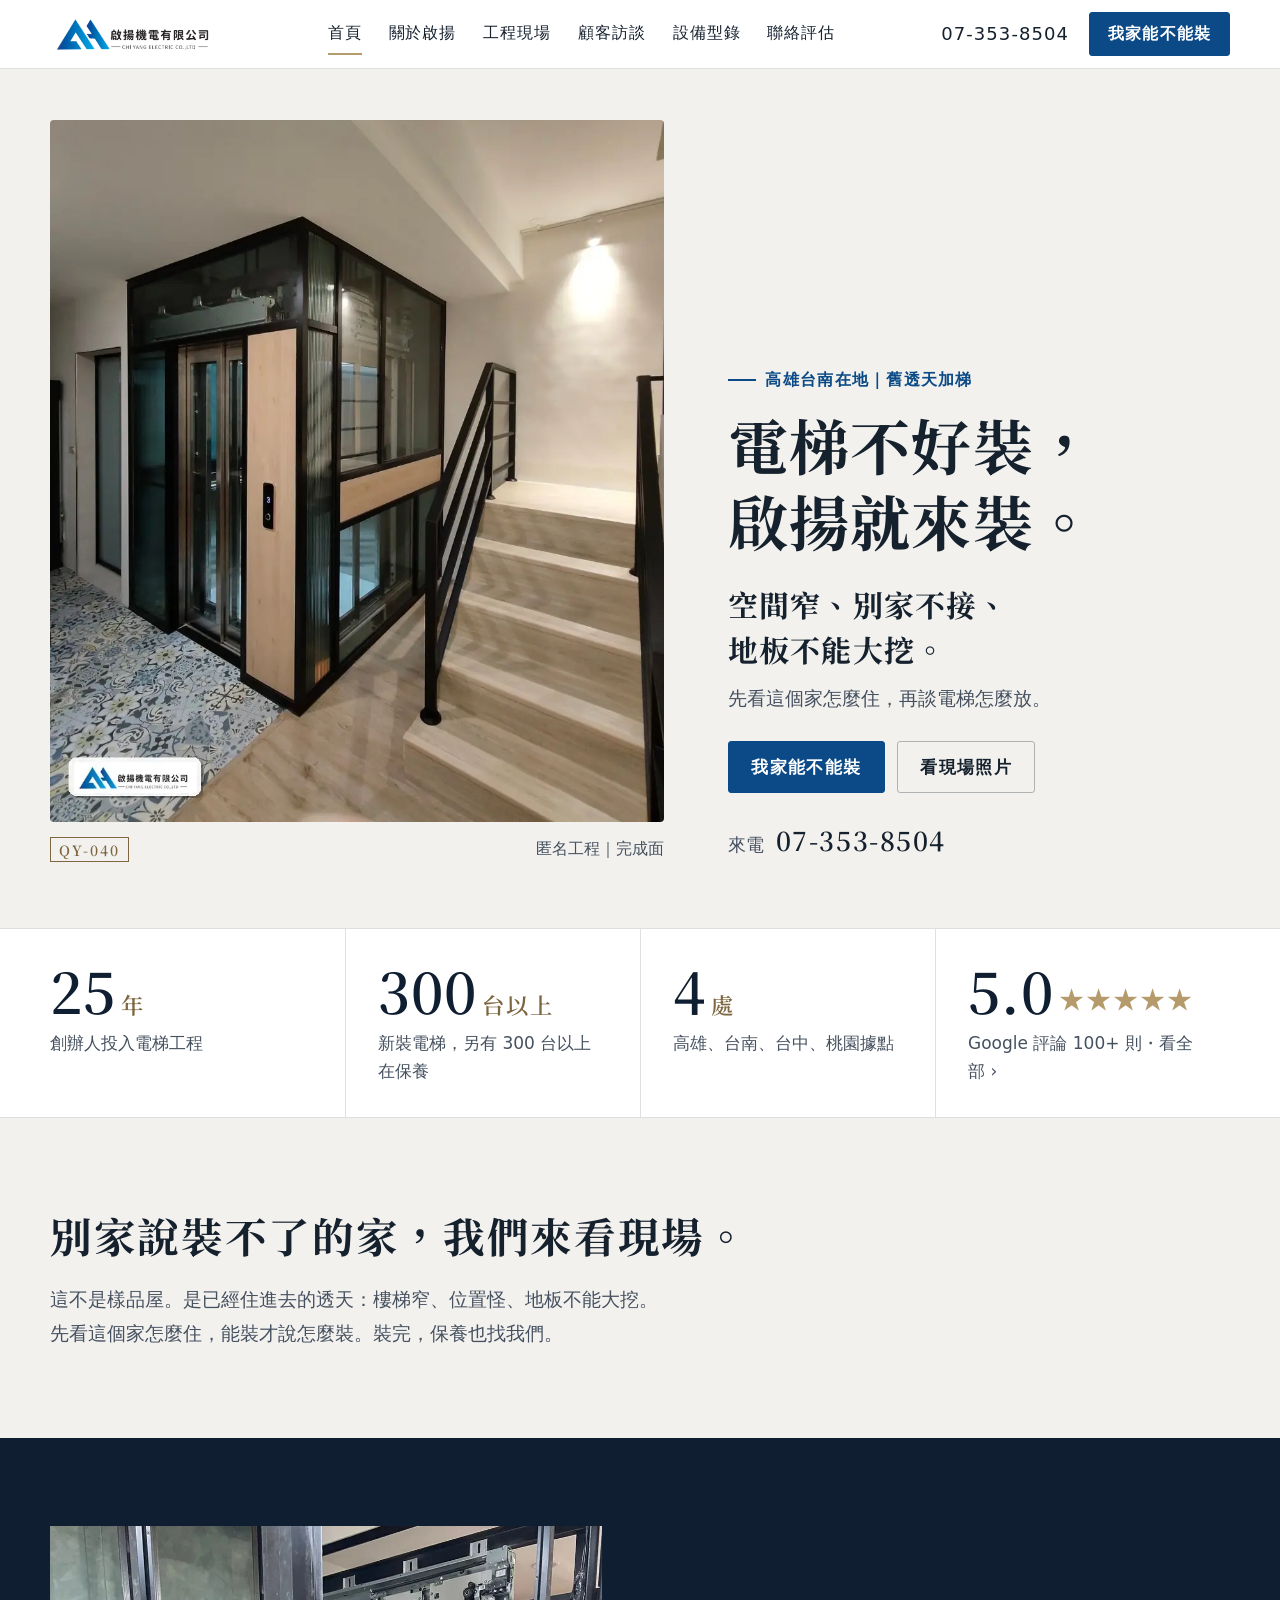
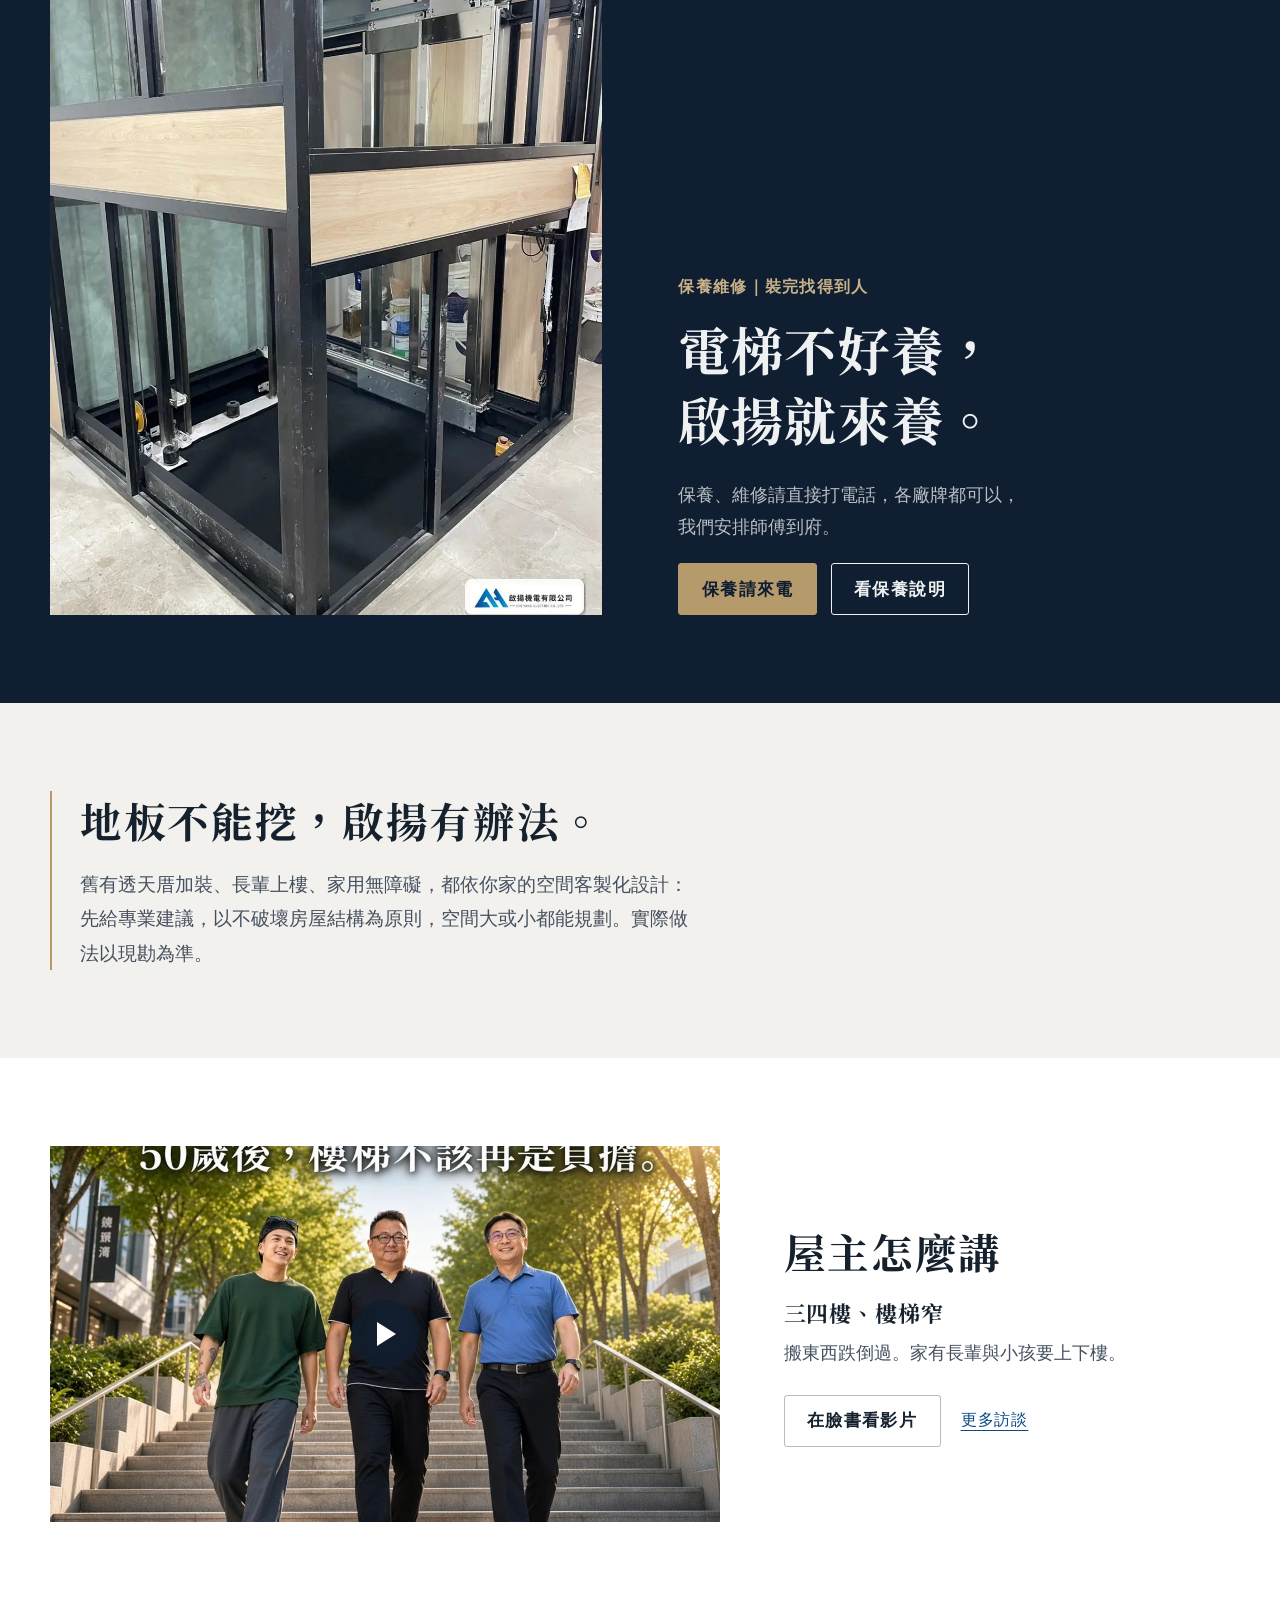
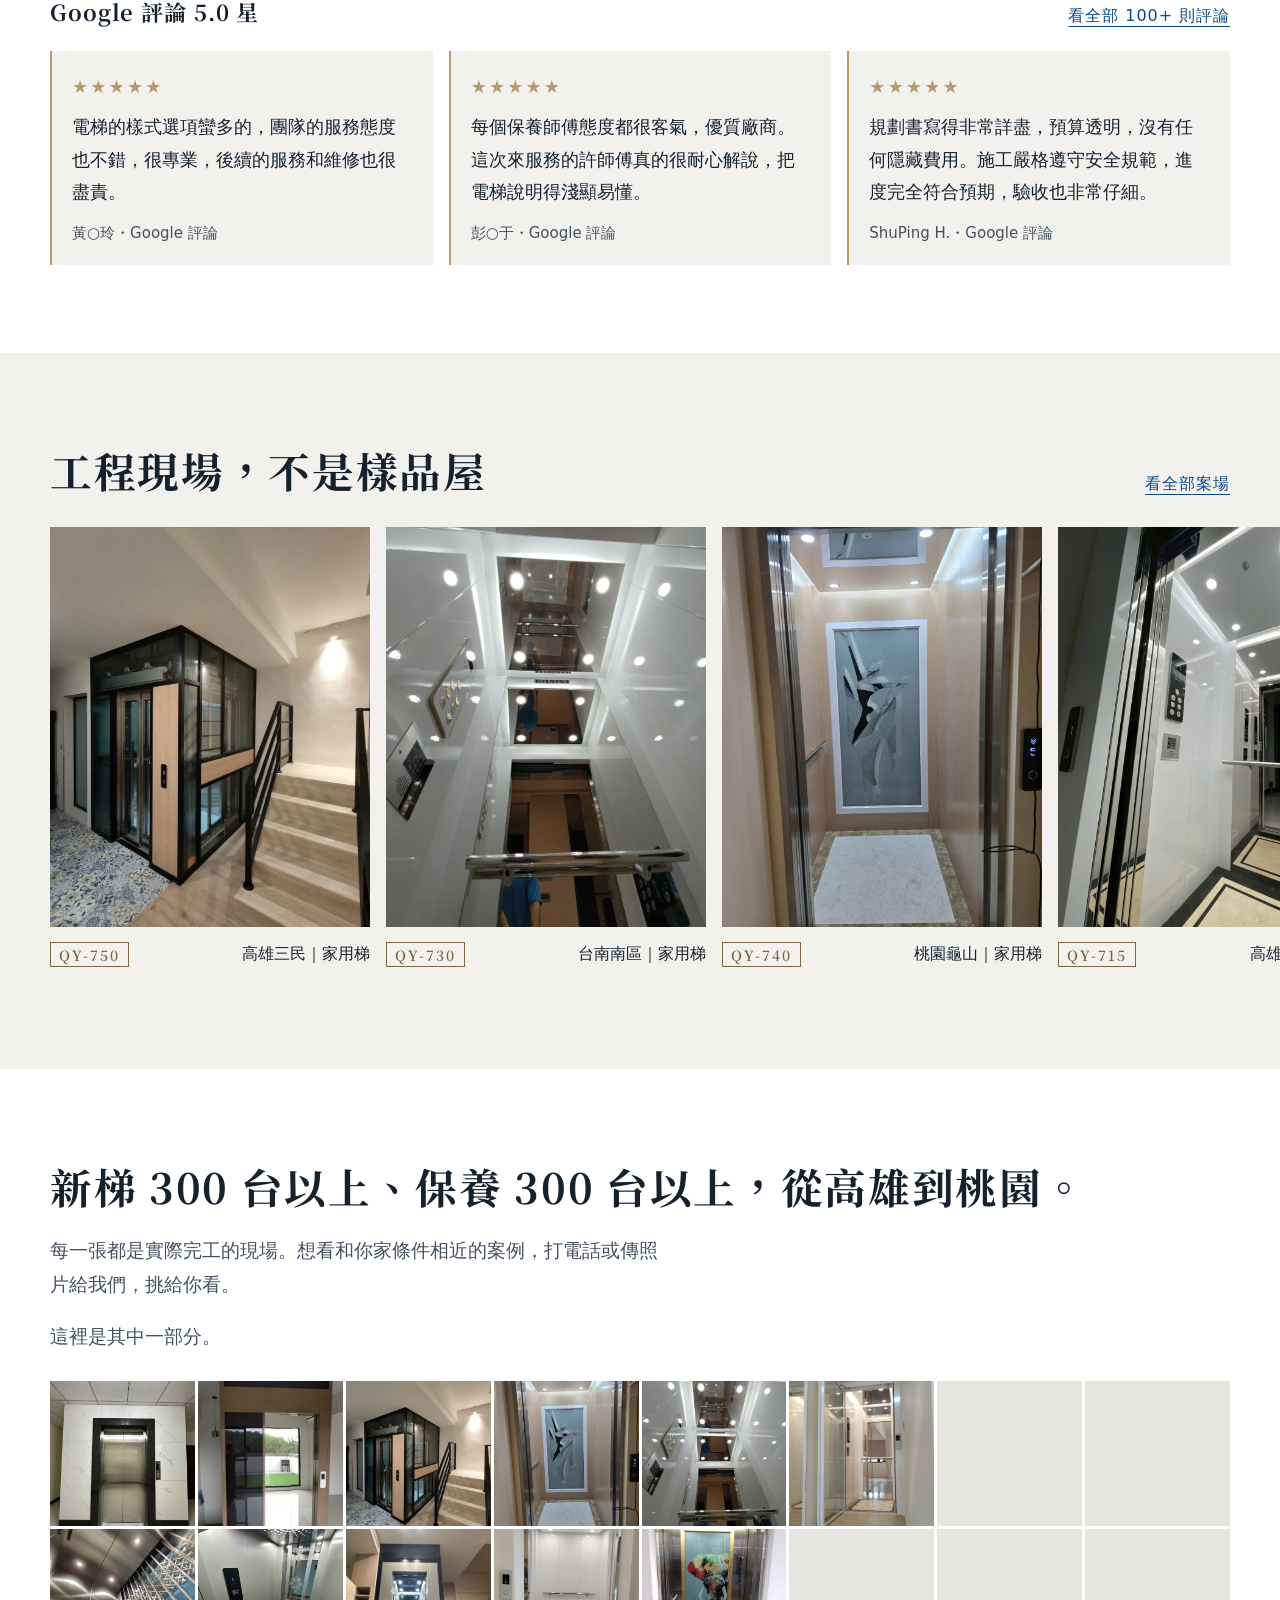
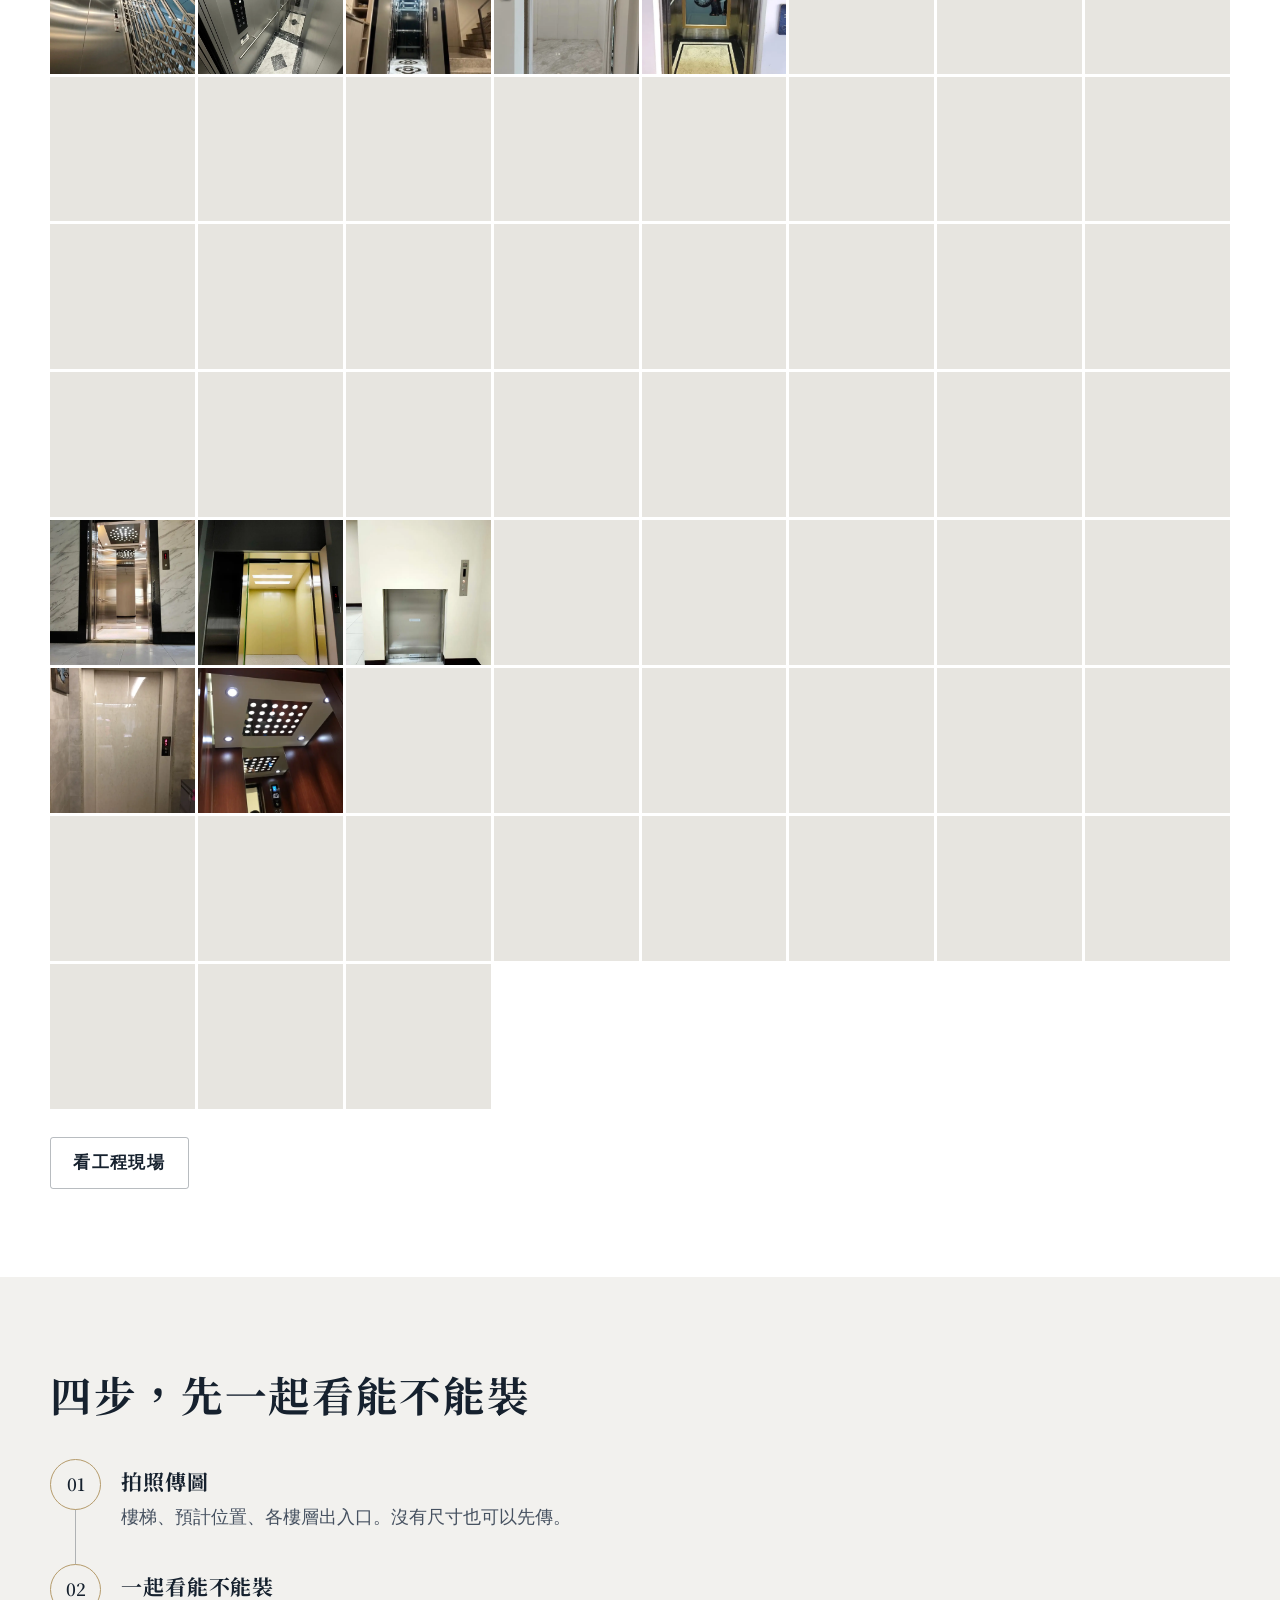
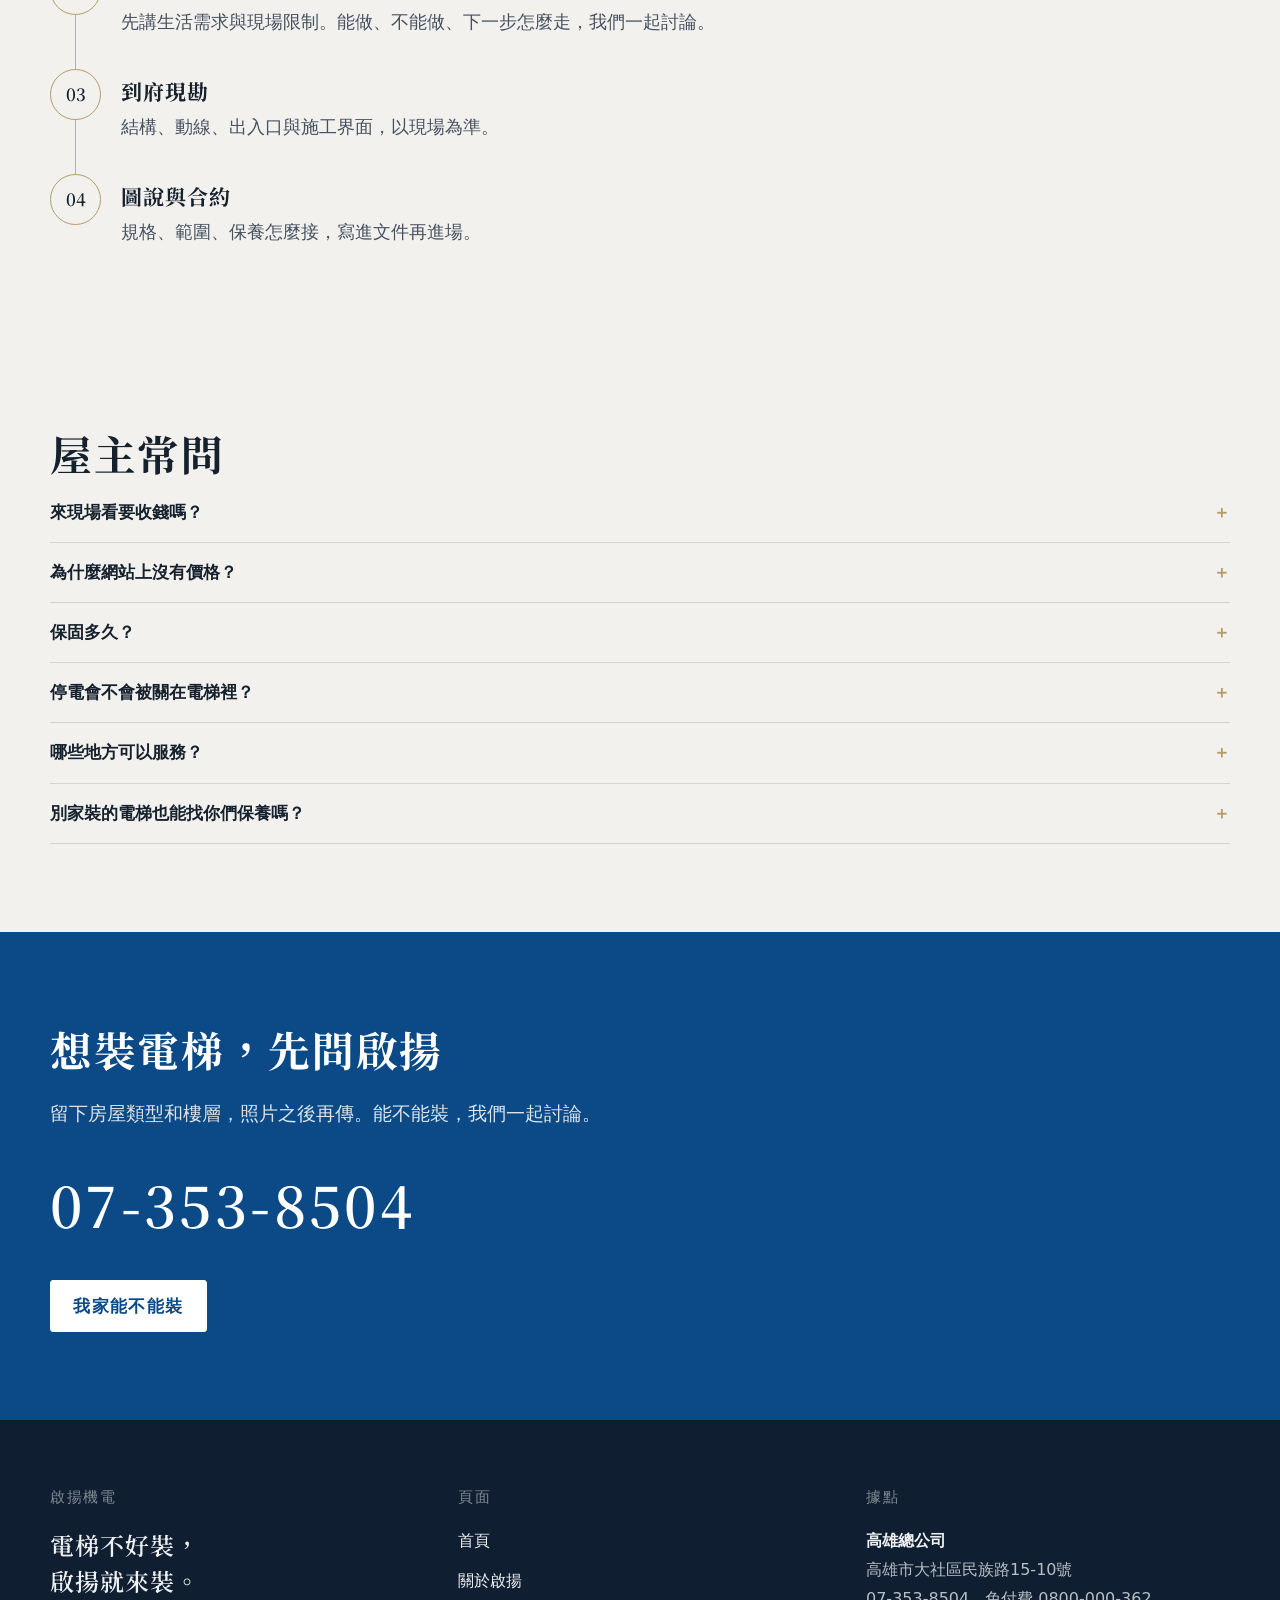
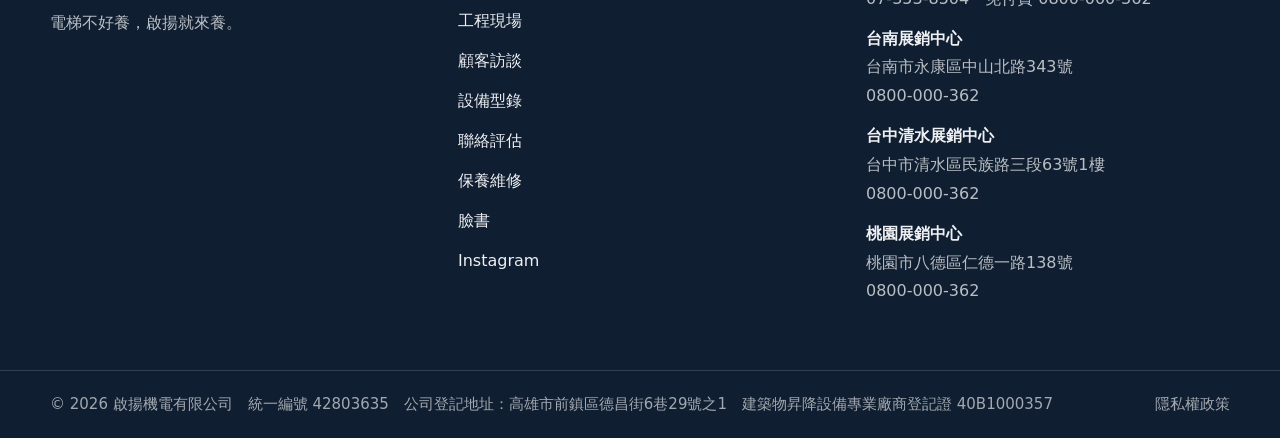
<file: index.html>
<!DOCTYPE html>
<html lang="zh-Hant">
<head>
  <meta name="facebook-domain-verification" content="hdfaar4yxc696vboiw6m3jt1fhmvzq" />
  <meta charset="utf-8" />
  <!-- v12 -->
  <meta name="viewport" content="width=device-width, initial-scale=1, viewport-fit=cover" />
  <title>啟揚機電｜電梯不好裝，啟揚就來裝</title>
  <meta name="description" content="舊透天加梯。空間窄、別家不接、地板不能大挖。電梯不好裝，啟揚就來裝。電梯不好養，啟揚就來養。高雄。電話 07-353-8504。" />
  <meta name="robots" content="index, follow" />
  <link rel="canonical" href="https://chiyang9982.com.tw/" />
  <meta name="theme-color" content="#ffffff" />
  <meta property="og:type" content="website" />
  <meta property="og:site_name" content="啟揚機電" />
  <meta property="og:locale" content="zh_TW" />
  <meta property="og:title" content="啟揚機電｜電梯不好裝，啟揚就來裝" />
  <meta property="og:description" content="舊透天加梯。空間窄、別家不接、地板不能大挖。先看這個家怎麼住，再談電梯怎麼放。" />
  <meta property="og:url" content="https://chiyang9982.com.tw/" />
  <meta property="og:image" content="https://chiyang9982.com.tw/og.jpg?v=13" />
  <meta property="og:image:width" content="1200" />
  <meta property="og:image:height" content="630" />
  <meta name="twitter:card" content="summary_large_image" />
  <link rel="icon" href="/favicon.svg" type="image/svg+xml" />
  <link rel="apple-touch-icon" href="/brand/logo-square.jpg" />
  <link rel="preconnect" href="https://fonts.googleapis.com" />
  <link rel="preconnect" href="https://fonts.gstatic.com" crossorigin />
  <link rel="stylesheet" href="https://fonts.googleapis.com/css2?family=Noto+Serif+TC:wght@600;700&amp;display=swap&amp;text=%2B-.0123456789ABDGHIPQRSYaeghilmnorstu%C2%A9%E2%80%BA%E2%97%8B%E2%98%85%E3%80%81%E3%80%82%E3%83%BB%E4%B8%80%E4%B8%89%E4%B8%8A%E4%B8%8B%E4%B8%8D%E4%B8%A6%E4%B8%AD%E4%B8%BB%E4%B9%85%E4%B9%8B%E4%B9%98%E4%B9%9F%E4%BA%86%E4%BA%8E%E4%BA%9B%E4%BA%BA%E4%BB%80%E4%BB%81%E4%BB%94%E4%BB%98%E4%BB%A5%E4%BB%B6%E4%BB%BB%E4%BC%B0%E4%BD%8D%E4%BD%8F%E4%BD%95%E4%BD%A0%E4%BE%86%E4%BE%8B%E4%BE%9D%E4%BF%9D%E4%BF%AE%E5%80%8B%E5%80%91%E5%80%92%E5%81%9A%E5%81%9C%E5%82%85%E5%82%99%E5%82%B3%E5%83%B9%E5%84%AA%E5%85%88%E5%85%8D%E5%85%A5%E5%85%A7%E5%85%A8%E5%85%AB%E5%85%AC%E5%85%B6%E5%86%8D%E5%87%BA%E5%88%86%E5%88%A5%E5%88%B0%E5%88%B6%E5%89%87%E5%89%B5%E5%8A%83%E5%8A%A0%E5%8B%95%E5%8B%98%E5%8B%99%E5%8C%96%E5%8C%97%E5%8C%BF%E5%8D%80%E5%8D%97%E5%8E%9D%E5%8E%9F%E5%8E%BB%E5%8F%A3%E5%8F%AF%E5%8F%B0%E5%8F%B8%E5%90%84%E5%90%88%E5%90%8C%E5%90%8D%E5%92%8C%E5%93%81%E5%93%AA%E5%95%86%E5%95%8F%E5%95%9F%E5%97%8E%E5%9A%B4%E5%9B%9B%E5%9B%BA%E5%9C%8D%E5%9C%92%E5%9C%96%E5%9C%98%E5%9C%A8%E5%9C%B0%E5%9E%8B%E5%A0%B1%E5%A0%B4%E5%A3%9E%E5%A4%9A%E5%A4%A7%E5%A4%A9%E5%A5%BD%E5%AD%A9%E5%AE%88%E5%AE%89%E5%AE%8C%E5%AE%98%E5%AE%A2%E5%AE%B6%E5%AE%B9%E5%AF%A6%E5%AF%AB%E5%AF%AC%E5%AF%B8%E5%B0%88%E5%B0%8F%E5%B0%B1%E5%B0%BA%E5%B1%8B%E5%B1%95%E5%B1%A4%E5%B1%B1%E5%B7%A5%E5%B7%AE%E5%B7%B1%E5%B7%B2%E5%B8%82%E5%B8%AB%E5%B8%B8%E5%B9%B4%E5%BA%9C%E5%BA%A6%E5%BA%B7%E5%BB%A0%E5%BB%BA%E5%BC%8F%E5%BC%B5%E5%BD%AD%E5%BD%B1%E5%BE%88%E5%BE%8C%E5%BE%97%E5%BE%9E%E5%BE%B7%E5%BF%83%E6%80%8E%E6%80%AA%E6%83%B3%E6%85%8B%E6%87%82%E6%88%90%E6%88%91%E6%88%96%E6%88%B6%E6%88%BF%E6%89%8D%E6%89%93%E6%89%BE%E6%8A%8A%E6%8A%95%E6%8B%8D%E6%8C%91%E6%8C%96%E6%8E%92%E6%8E%A5%E6%8F%9A%E6%8F%B4%E6%90%AC%E6%93%9A%E6%94%B6%E6%94%BE%E6%94%BF%E6%95%91%E6%96%87%E6%96%B9%E6%96%BC%E6%96%BD%E6%97%8F%E6%98%87%E6%98%8E%E6%98%93%E6%98%9F%E6%98%AF%E6%99%82%E6%9B%B4%E6%9B%B8%E6%9C%80%E6%9C%83%E6%9C%89%E6%9C%8D%E6%9C%9F%E6%9D%B1%E6%9D%BF%E6%A0%BC%E6%A1%83%E6%A1%88%E6%A2%93%E6%A2%9D%E6%A2%AF%E6%A5%AD%E6%A7%8B%E6%A8%93%E6%A8%A3%E6%A9%9F%E6%AC%8A%E6%AC%A1%E6%AD%A5%E6%AE%B5%E6%AF%8F%E6%B0%91%E6%B0%A3%E6%B0%B4%E6%B0%B8%E6%B1%82%E6%B2%92%E6%B3%95%E6%B4%BB%E6%B7%BA%E6%B8%85%E6%BA%96%E7%82%BA%E7%84%A1%E7%85%A7%E7%89%87%E7%89%8C%E7%89%A9%E7%8E%B2%E7%8F%BE%E7%94%9F%E7%94%A2%E7%94%A8%E7%95%8C%E7%95%99%E7%99%BB%E7%99%BE%E7%9A%84%E7%9B%A1%E7%9B%B4%E7%9B%B8%E7%9C%8B%E7%9C%9F%E7%A0%B4%E7%A4%99%E7%A4%BE%E7%A7%81%E7%A8%8B%E7%A9%BA%E7%AA%84%E7%AB%99%E7%AC%A6%E7%AD%96%E7%AE%97%E7%AF%84%E7%AF%89%E7%B0%BD%E7%B4%84%E7%B4%B0%E7%B5%90%E7%B5%A1%E7%B5%A6%E7%B5%B1%E7%B6%93%E7%B6%AD%E7%B6%B2%E7%B7%9A%E7%B7%A8%E7%B8%BD%E7%BA%8C%E7%BD%AE%E8%80%90%E8%81%AF%E8%83%BD%E8%87%89%E8%87%AA%E8%87%B3%E8%88%87%E8%88%8A%E8%91%97%E8%97%8F%E8%99%95%E8%99%9F%E8%A0%BB%E8%A2%AB%E8%A3%9D%E8%A3%A1%E8%A3%BD%E8%A5%BF%E8%A6%81%E8%A6%8F%E8%A7%A3%E8%A8%88%E8%A8%8E%E8%A8%98%E8%A8%AA%E8%A8%AD%E8%A8%B1%E8%A9%95%E8%A9%A6%E8%A9%B1%E8%A9%B3%E8%AA%AA%E8%AB%87%E8%AB%8B%E8%AB%96%E8%AC%9B%E8%AD%89%E8%AD%B0%E8%B2%AC%E8%B2%BB%E8%B3%AA%E8%B5%B0%E8%B5%B7%E8%B7%8C%E8%B7%AF%E8%B7%B3%E8%BC%A9%E8%BE%A6%E8%BF%91%E9%80%8F%E9%80%99%E9%80%B2%E9%81%8E%E9%81%B5%E9%81%B8%E9%83%A8%E9%83%BD%E9%8A%B7%E9%8C%84%E9%8C%A2%E9%8C%AF%E9%95%B7%E9%96%80%E9%96%8B%E9%96%93%E9%97%9C%E9%99%8D%E9%99%90%E9%9A%8A%E9%9A%9B%E9%9A%9C%E9%9A%AA%E9%9A%B1%E9%9B%84%E9%9B%BB%E9%9C%80%E9%9D%9E%E9%9D%A2%E9%A0%81%E9%A0%85%E9%A0%90%E9%A1%9E%E9%A1%A7%E9%A1%AF%E9%A4%8A%E9%A6%96%E9%A9%97%E9%AB%98%E9%B3%B3%E9%BA%BC%E9%BB%83%E9%BB%9E%E9%BE%9C%EF%BC%88%EF%BC%89%EF%BC%8C%EF%BC%9A%EF%BC%9F%EF%BD%9C" media="print" onload="this.media='all'" />
  <noscript><link rel="stylesheet" href="https://fonts.googleapis.com/css2?family=Noto+Serif+TC:wght@600;700&amp;display=swap&amp;text=%2B-.0123456789ABDGHIPQRSYaeghilmnorstu%C2%A9%E2%80%BA%E2%97%8B%E2%98%85%E3%80%81%E3%80%82%E3%83%BB%E4%B8%80%E4%B8%89%E4%B8%8A%E4%B8%8B%E4%B8%8D%E4%B8%A6%E4%B8%AD%E4%B8%BB%E4%B9%85%E4%B9%8B%E4%B9%98%E4%B9%9F%E4%BA%86%E4%BA%8E%E4%BA%9B%E4%BA%BA%E4%BB%80%E4%BB%81%E4%BB%94%E4%BB%98%E4%BB%A5%E4%BB%B6%E4%BB%BB%E4%BC%B0%E4%BD%8D%E4%BD%8F%E4%BD%95%E4%BD%A0%E4%BE%86%E4%BE%8B%E4%BE%9D%E4%BF%9D%E4%BF%AE%E5%80%8B%E5%80%91%E5%80%92%E5%81%9A%E5%81%9C%E5%82%85%E5%82%99%E5%82%B3%E5%83%B9%E5%84%AA%E5%85%88%E5%85%8D%E5%85%A5%E5%85%A7%E5%85%A8%E5%85%AB%E5%85%AC%E5%85%B6%E5%86%8D%E5%87%BA%E5%88%86%E5%88%A5%E5%88%B0%E5%88%B6%E5%89%87%E5%89%B5%E5%8A%83%E5%8A%A0%E5%8B%95%E5%8B%98%E5%8B%99%E5%8C%96%E5%8C%97%E5%8C%BF%E5%8D%80%E5%8D%97%E5%8E%9D%E5%8E%9F%E5%8E%BB%E5%8F%A3%E5%8F%AF%E5%8F%B0%E5%8F%B8%E5%90%84%E5%90%88%E5%90%8C%E5%90%8D%E5%92%8C%E5%93%81%E5%93%AA%E5%95%86%E5%95%8F%E5%95%9F%E5%97%8E%E5%9A%B4%E5%9B%9B%E5%9B%BA%E5%9C%8D%E5%9C%92%E5%9C%96%E5%9C%98%E5%9C%A8%E5%9C%B0%E5%9E%8B%E5%A0%B1%E5%A0%B4%E5%A3%9E%E5%A4%9A%E5%A4%A7%E5%A4%A9%E5%A5%BD%E5%AD%A9%E5%AE%88%E5%AE%89%E5%AE%8C%E5%AE%98%E5%AE%A2%E5%AE%B6%E5%AE%B9%E5%AF%A6%E5%AF%AB%E5%AF%AC%E5%AF%B8%E5%B0%88%E5%B0%8F%E5%B0%B1%E5%B0%BA%E5%B1%8B%E5%B1%95%E5%B1%A4%E5%B1%B1%E5%B7%A5%E5%B7%AE%E5%B7%B1%E5%B7%B2%E5%B8%82%E5%B8%AB%E5%B8%B8%E5%B9%B4%E5%BA%9C%E5%BA%A6%E5%BA%B7%E5%BB%A0%E5%BB%BA%E5%BC%8F%E5%BC%B5%E5%BD%AD%E5%BD%B1%E5%BE%88%E5%BE%8C%E5%BE%97%E5%BE%9E%E5%BE%B7%E5%BF%83%E6%80%8E%E6%80%AA%E6%83%B3%E6%85%8B%E6%87%82%E6%88%90%E6%88%91%E6%88%96%E6%88%B6%E6%88%BF%E6%89%8D%E6%89%93%E6%89%BE%E6%8A%8A%E6%8A%95%E6%8B%8D%E6%8C%91%E6%8C%96%E6%8E%92%E6%8E%A5%E6%8F%9A%E6%8F%B4%E6%90%AC%E6%93%9A%E6%94%B6%E6%94%BE%E6%94%BF%E6%95%91%E6%96%87%E6%96%B9%E6%96%BC%E6%96%BD%E6%97%8F%E6%98%87%E6%98%8E%E6%98%93%E6%98%9F%E6%98%AF%E6%99%82%E6%9B%B4%E6%9B%B8%E6%9C%80%E6%9C%83%E6%9C%89%E6%9C%8D%E6%9C%9F%E6%9D%B1%E6%9D%BF%E6%A0%BC%E6%A1%83%E6%A1%88%E6%A2%93%E6%A2%9D%E6%A2%AF%E6%A5%AD%E6%A7%8B%E6%A8%93%E6%A8%A3%E6%A9%9F%E6%AC%8A%E6%AC%A1%E6%AD%A5%E6%AE%B5%E6%AF%8F%E6%B0%91%E6%B0%A3%E6%B0%B4%E6%B0%B8%E6%B1%82%E6%B2%92%E6%B3%95%E6%B4%BB%E6%B7%BA%E6%B8%85%E6%BA%96%E7%82%BA%E7%84%A1%E7%85%A7%E7%89%87%E7%89%8C%E7%89%A9%E7%8E%B2%E7%8F%BE%E7%94%9F%E7%94%A2%E7%94%A8%E7%95%8C%E7%95%99%E7%99%BB%E7%99%BE%E7%9A%84%E7%9B%A1%E7%9B%B4%E7%9B%B8%E7%9C%8B%E7%9C%9F%E7%A0%B4%E7%A4%99%E7%A4%BE%E7%A7%81%E7%A8%8B%E7%A9%BA%E7%AA%84%E7%AB%99%E7%AC%A6%E7%AD%96%E7%AE%97%E7%AF%84%E7%AF%89%E7%B0%BD%E7%B4%84%E7%B4%B0%E7%B5%90%E7%B5%A1%E7%B5%A6%E7%B5%B1%E7%B6%93%E7%B6%AD%E7%B6%B2%E7%B7%9A%E7%B7%A8%E7%B8%BD%E7%BA%8C%E7%BD%AE%E8%80%90%E8%81%AF%E8%83%BD%E8%87%89%E8%87%AA%E8%87%B3%E8%88%87%E8%88%8A%E8%91%97%E8%97%8F%E8%99%95%E8%99%9F%E8%A0%BB%E8%A2%AB%E8%A3%9D%E8%A3%A1%E8%A3%BD%E8%A5%BF%E8%A6%81%E8%A6%8F%E8%A7%A3%E8%A8%88%E8%A8%8E%E8%A8%98%E8%A8%AA%E8%A8%AD%E8%A8%B1%E8%A9%95%E8%A9%A6%E8%A9%B1%E8%A9%B3%E8%AA%AA%E8%AB%87%E8%AB%8B%E8%AB%96%E8%AC%9B%E8%AD%89%E8%AD%B0%E8%B2%AC%E8%B2%BB%E8%B3%AA%E8%B5%B0%E8%B5%B7%E8%B7%8C%E8%B7%AF%E8%B7%B3%E8%BC%A9%E8%BE%A6%E8%BF%91%E9%80%8F%E9%80%99%E9%80%B2%E9%81%8E%E9%81%B5%E9%81%B8%E9%83%A8%E9%83%BD%E9%8A%B7%E9%8C%84%E9%8C%A2%E9%8C%AF%E9%95%B7%E9%96%80%E9%96%8B%E9%96%93%E9%97%9C%E9%99%8D%E9%99%90%E9%9A%8A%E9%9A%9B%E9%9A%9C%E9%9A%AA%E9%9A%B1%E9%9B%84%E9%9B%BB%E9%9C%80%E9%9D%9E%E9%9D%A2%E9%A0%81%E9%A0%85%E9%A0%90%E9%A1%9E%E9%A1%A7%E9%A1%AF%E9%A4%8A%E9%A6%96%E9%A9%97%E9%AB%98%E9%B3%B3%E9%BA%BC%E9%BB%83%E9%BB%9E%E9%BE%9C%EF%BC%88%EF%BC%89%EF%BC%8C%EF%BC%9A%EF%BC%9F%EF%BD%9C" /></noscript>
  <link rel="preload" as="image" href="/images/qy-040-finished-qy-logo.webp" fetchpriority="high" />
  <style>
    /* v12 palette: stone floor, night steel, Chi Yang blue (from logo), titanium door-frame trim */
    :root {
      --stone: #f2f1ee;
      --white: #ffffff;
      --night: #0f1e30;
      --fg: #16212e;
      --steel: #465160;
      --blue: #0b4a86;
      --blue-hover: #083a6b;
      --ti: #b59b6b;
      --ti-light: #c8b18a;
      --ti-ink: #7d6640;
      --line: rgba(22, 33, 46, .14);
      --line-strong: rgba(22, 33, 46, .3);
      --on-night: #eef0f2;
      --on-night-soft: rgba(238, 240, 242, .76);
      --line-night: rgba(238, 240, 242, .16);
      --display: "Noto Serif TC", "Noto Serif CJK TC", "Songti TC", "Source Han Serif TC", serif;
      --sans: "PingFang TC", "Noto Sans TC", "Microsoft JhengHei", "Noto Sans CJK TC", system-ui, sans-serif;
    }
    * { box-sizing: border-box; }
    html { -webkit-text-size-adjust: 100%; }
    body {
      margin: 0; background: var(--stone); color: var(--fg);
      font-family: var(--sans); font-size: 1.125rem; line-height: 1.8;
    }
    img { max-width: 100%; height: auto; display: block; }
    a { color: inherit; }
    :focus-visible { outline: 2px solid var(--blue); outline-offset: 3px; }
    .night :focus-visible, .cta :focus-visible, .foot :focus-visible, .dock :focus-visible { outline-color: var(--ti-light); }
    [id] { scroll-margin-top: 5.5rem; }
    .sr-only { position: absolute; width: 1px; height: 1px; padding: 0; margin: -1px; overflow: hidden; clip: rect(0 0 0 0); white-space: nowrap; border: 0; }
    .skip { position: absolute; left: -999px; top: 0; }
    .skip:focus { left: 1rem; top: 1rem; z-index: 90; background: var(--night); color: var(--on-night); padding: .5rem .8rem; }
    .shell { width: min(1180px, calc(100% - 2rem)); margin-inline: auto; }
    h1, h2, h3 { word-break: keep-all; overflow-wrap: anywhere; }

    /* header */
    .site-header { background: var(--white); border-bottom: 1px solid var(--line); }
    @media (min-width: 1024px) { .site-header { position: sticky; top: 0; z-index: 40; } }
    .bar { display: flex; align-items: center; justify-content: space-between; gap: 1.5rem; min-height: 4.25rem; }
    .logo { display: flex; text-decoration: none; }
    .logo img { height: 44px; width: auto; }
    .nav, .bar-end { display: none; }
    @media (min-width: 1024px) {
      .nav { display: flex; gap: clamp(1.1rem, 2.1vw, 2rem); }
      .nav a { font-size: 1rem; letter-spacing: .06em; text-decoration: none; padding: .35rem 0; border-bottom: 2px solid transparent; }
      .nav a:hover { color: var(--blue); }
      .nav a[aria-current="page"] { border-bottom-color: var(--ti); }
      .bar-end { display: flex; align-items: center; gap: 1.25rem; }
      .bar-tel { text-decoration: none; letter-spacing: .06em; font-variant-numeric: tabular-nums; }
      .bar-tel:hover { color: var(--blue); }
    }
    .mnav { display: flex; justify-content: space-between; gap: .5rem; padding: 0 1rem; border-top: 1px solid var(--line); }
    .mnav a { padding: .6rem .15rem .5rem; font-size: 1rem; letter-spacing: .08em; text-decoration: none; color: var(--steel); border-bottom: 2px solid transparent; }
    .mnav a[aria-current="page"] { color: var(--fg); border-bottom-color: var(--ti); }
    @media (min-width: 1024px) { .mnav { display: none; } }

    /* buttons */
    .btn {
      display: inline-flex; align-items: center; justify-content: center;
      min-height: 3.25rem; padding: .8rem 1.4rem; border-radius: 3px; border: 1px solid transparent;
      font-size: 1.0625rem; font-weight: 700; letter-spacing: .08em; line-height: 1.2;
      text-decoration: none; white-space: nowrap; touch-action: manipulation;
      transition: background-color .15s, border-color .15s, color .15s;
    }
    .btn-sm { min-height: 2.75rem; padding: .55rem 1.1rem; font-size: 1rem; }
    .btn-primary { background: var(--blue); border-color: var(--blue); color: #fff; }
    .btn-primary:hover { background: var(--blue-hover); border-color: var(--blue-hover); }
    .btn-ghost { background: transparent; border-color: var(--line-strong); color: var(--fg); }
    .btn-ghost:hover { border-color: var(--fg); }
    .btn-ti { background: var(--ti); border-color: var(--ti); color: var(--night); }
    .btn-ti:hover { background: var(--ti-light); border-color: var(--ti-light); }
    .btn-white { background: #fff; border-color: #fff; color: var(--blue); }
    .btn-white:hover { background: var(--stone); border-color: var(--stone); }
    .actions { display: flex; flex-wrap: wrap; gap: .75rem; margin-top: 1.6rem; }

    /* type */
    .h2 { margin: 0; font-family: var(--display); font-weight: 700; font-size: clamp(1.75rem, 4.2vw, 2.6rem); line-height: 1.4; letter-spacing: .04em; text-wrap: balance; word-break: keep-all; overflow-wrap: anywhere; }
    .body-l { max-width: 38rem; margin: 1.1rem 0 0; font-size: 1.1875rem; color: var(--steel); }
    .plate {
      display: inline-flex; align-items: center; flex: none; white-space: nowrap;
      border: 1px solid currentColor; color: var(--ti-ink); padding: .3rem .5rem .28rem;
      font-family: var(--display); font-weight: 600; font-size: .875rem; letter-spacing: .14em; line-height: 1;
      font-variant-numeric: tabular-nums;
    }
    .band { padding: clamp(3.25rem, 7vw, 5.5rem) 0; }

    /* hero (v13, 11/04): headline first, then one clean finished photo.
       Horizontal type only. No vertical couplets, dark boards or symmetric photo frames:
       in Taiwan that composition reads as a funeral altar (boss feedback 11/04). */
    .hero { padding: clamp(1.5rem, 4vw, 3.25rem) 0 clamp(2.75rem, 5vw, 4.5rem); }
    .hero-grid { display: grid; gap: 1.4rem; grid-template-areas: "title" "photo" "copy"; }
    @media (min-width: 1024px) {
      .hero-grid {
        grid-template-columns: minmax(0, 1.1fr) minmax(0, .9fr); grid-template-rows: 1fr auto;
        grid-template-areas: "photo title" "photo copy"; column-gap: clamp(2.5rem, 5vw, 5rem); row-gap: 0;
      }
      .hero-head { align-self: end; }
    }
    .hero-head { grid-area: title; }
    .hero-kicker { margin: 0; display: flex; align-items: center; gap: .6rem; color: var(--blue); font-size: 1rem; font-weight: 700; letter-spacing: .08em; }
    .hero-kicker::before { content: ""; width: 1.75rem; height: 2px; background: var(--blue); flex: none; }
    .hero-title { margin: .7rem 0 0; font-family: var(--display); font-weight: 700; font-size: clamp(2.25rem, 10vw, 3.75rem); line-height: 1.28; letter-spacing: .02em; color: var(--fg); }
    .hero-photo { grid-area: photo; margin: 0; }
    .hero-photo img { width: 100%; aspect-ratio: 4 / 5; object-fit: cover; object-position: 50% 100%; border-radius: 4px; background: #e7e5e0; }
    @media (min-width: 1024px) { .hero-photo img { max-height: 78vh; } }
    .hero-cap { display: flex; justify-content: space-between; align-items: center; gap: .75rem; margin: .8rem 0 0; color: var(--steel); font-size: 1rem; }
    .hero-lead { grid-area: copy; max-width: 31rem; }
    @media (min-width: 1024px) { .hero-lead .lead-strong { margin-top: 1.4rem; } }
    .lead-strong { margin: 0; font-family: var(--display); font-weight: 700; font-size: clamp(1.375rem, 3.2vw, 1.875rem); line-height: 1.5; letter-spacing: .04em; word-break: keep-all; overflow-wrap: anywhere; text-wrap: balance; }
    .lead { margin: .6rem 0 0; font-size: 1.1875rem; color: var(--steel); }
    .call { margin: 1.5rem 0 0; color: var(--steel); display: flex; align-items: baseline; gap: .75rem; flex-wrap: wrap; }
    .call a { font-family: var(--display); font-weight: 600; font-size: 1.625rem; letter-spacing: .06em; color: var(--fg); text-decoration: none; font-variant-numeric: tabular-nums; }
    .call a:hover { color: var(--blue); }

    /* proof */
    .proof { background: var(--white); border-block: 1px solid var(--line); }
    .proof-grid { display: grid; }
    .proof-item { display: grid; grid-template-columns: 7.5rem 1fr; align-items: center; gap: 1rem; padding: 1.15rem 0; }
    .proof-item + .proof-item { border-top: 1px solid var(--line); }
    .proof-item .num-label { margin: 0; }
    @media (min-width: 768px) {
      .proof-grid { grid-template-columns: repeat(4, minmax(0, 1fr)); }
      .proof-item { display: block; padding: 2.1rem 2rem 2rem; }
      .proof-item:first-child { padding-left: 0; }
      .proof-item + .proof-item { border-top: 0; border-left: 1px solid var(--line); }
      .proof-item .num-label { margin: .75rem 0 0; }
    }
    .num { margin: 0; font-family: var(--display); font-weight: 600; color: var(--night); font-size: clamp(2rem, 7vw, 3.5rem); line-height: 1; letter-spacing: .02em; white-space: nowrap; }
    .num small { font-size: .4em; margin-left: .2em; letter-spacing: .1em; color: var(--ti-ink); }
    .num-label { margin: .75rem 0 0; color: var(--steel); font-size: clamp(.9375rem, 2.4vw, 1.0625rem); line-height: 1.6; }

    /* floor statement */
    .seam { border-left: 2px solid var(--ti); padding-left: clamp(1rem, 3vw, 1.75rem); }

    /* maintenance band */
    .night { background: var(--night); color: var(--on-night); }
    .m-grid { display: grid; gap: 2.25rem; }
    @media (min-width: 900px) {
      .m-grid { grid-template-columns: minmax(0, 1fr) minmax(0, 1fr); grid-template-areas: "photo copy"; align-items: end; gap: clamp(2.5rem, 6vw, 6rem); }
      .m-photo { grid-area: photo; }
      .m-copy { grid-area: copy; }
    }
    .m-photo { margin: 0; }
    .m-photo img { width: 100%; aspect-ratio: 4 / 5; object-fit: cover; }
    @media (max-width: 899px) { .m-photo img { aspect-ratio: 4 / 3; } }
    .m-kicker { margin: 0; color: var(--ti-light); font-size: 1rem; font-weight: 700; letter-spacing: .08em; }
    .m-title { margin: .8rem 0 0; font-family: var(--display); font-weight: 700; font-size: clamp(2rem, 7.5vw, 3.25rem); line-height: 1.35; letter-spacing: .02em; }
    .m-note { max-width: 22rem; margin: 1.5rem 0 0; color: var(--on-night-soft); }

    /* customer voice */
    .proof-link { color: inherit; text-decoration: none; }
    .proof-link:hover .num-label { color: var(--blue); }
    .num .stars { color: var(--ti); font-size: .32em; margin-left: .2em; letter-spacing: .04em; vertical-align: .2em; }
    @media (min-width: 768px) { .num .stars { font-size: .45em; letter-spacing: .08em; } }
    .faq details { border-bottom: 1px solid var(--line, #ddd); padding: 1rem 0; }
    .faq summary { cursor: pointer; font-weight: 600; font-size: 1.0625rem; line-height: 1.6; list-style: none; position: relative; padding-right: 2rem; }
    .faq summary::-webkit-details-marker { display: none; }
    .faq summary::after { content: "＋"; position: absolute; right: 0; top: 0; color: var(--ti); }
    .faq details[open] summary::after { content: "－"; }
    .faq details p { margin: .6rem 0 0; line-height: 1.85; color: var(--steel); }
    .reviews { margin-top: clamp(2.5rem, 5vw, 3.5rem); }
    .reviews-head { display: flex; flex-wrap: wrap; align-items: baseline; justify-content: space-between; gap: .5rem 1rem; margin-bottom: 1.25rem; }
    .reviews-head h3 { margin: 0; font-family: var(--display); font-size: 1.375rem; letter-spacing: .04em; }
    .review-grid { display: grid; gap: 1rem; }
    @media (min-width: 900px) { .review-grid { grid-template-columns: repeat(3, minmax(0, 1fr)); } }
    .review { margin: 0; background: var(--stone); border-left: 2px solid var(--ti); padding: 1.25rem 1.25rem 1.1rem; }
    .review .r-stars { margin: 0 0 .5rem; color: var(--ti); letter-spacing: .12em; }
    .review blockquote { margin: 0; line-height: 1.8; color: var(--fg); }
    .review figcaption { margin-top: .75rem; color: var(--steel); font-size: .9375rem; }
    .voice { background: var(--white); }
    .voice-grid { display: grid; gap: 1.75rem; }
    @media (min-width: 900px) { .voice-grid { grid-template-columns: minmax(0, 1.2fr) minmax(0, .8fr); align-items: center; gap: clamp(2.5rem, 5vw, 4.5rem); } }
    .voice-media { position: relative; display: block; }
    .voice-media img { width: 100%; aspect-ratio: 16 / 9; object-fit: cover; background: #e7e5e0; }
    .play { position: absolute; left: 50%; top: 50%; width: 4.25rem; height: 4.25rem; margin: -2.125rem 0 0 -2.125rem; border-radius: 50%; background: rgba(15, 30, 48, .72); display: grid; place-items: center; }
    .play::after { content: ""; border-style: solid; border-width: .75rem 0 .75rem 1.2rem; border-color: transparent transparent transparent #fff; margin-left: .25rem; }
    .voice h3 { margin: 1.1rem 0 0; font-family: var(--display); font-weight: 700; font-size: 1.375rem; letter-spacing: .04em; line-height: 1.45; }
    .voice-note { margin: .45rem 0 0; color: var(--steel); }
    .actions .more { align-self: center; margin-left: .5rem; }

    /* film */
    .head-row { display: flex; align-items: flex-end; justify-content: space-between; gap: 1rem 2rem; flex-wrap: wrap; margin-bottom: 1.75rem; }
    .more { font-size: 1rem; letter-spacing: .06em; color: var(--blue); text-underline-offset: .3em; }
    .film {
      display: flex; gap: 1rem; overflow-x: auto; scroll-snap-type: x mandatory; -webkit-overflow-scrolling: touch;
      padding: 0 max(1rem, calc((100% - 1180px) / 2)) .75rem; scroll-padding-inline: max(1rem, calc((100% - 1180px) / 2));
    }
    .film article { flex: 0 0 auto; width: min(74vw, 320px); scroll-snap-align: start; }
    .film img { width: 100%; aspect-ratio: 4 / 5; object-fit: cover; background: #e7e5e0; }
    .film p { display: flex; justify-content: space-between; align-items: center; gap: .6rem; margin: .8rem 0 0; font-size: 1rem; }

    /* wall */
    .wall { background: var(--white); }
    .wall-grid { display: grid; grid-template-columns: repeat(4, 1fr); gap: 3px; margin-top: 1.75rem; }
    @media (min-width: 720px) { .wall-grid { grid-template-columns: repeat(8, 1fr); } }
    .wall-grid img { width: 100%; aspect-ratio: 1 / 1; object-fit: cover; background: #e7e5e0; }

    /* steps as floors */
    .floors { list-style: none; margin: 2.25rem 0 0; padding: 0; position: relative; max-width: 44rem; }
    .floors::before { content: ""; position: absolute; left: calc(1.6rem - .5px); top: 1.6rem; bottom: 1.6rem; width: 1px; background: var(--line-strong); }
    .floors li { position: relative; display: grid; grid-template-columns: 3.2rem 1fr; gap: 1.25rem; padding-bottom: 1.9rem; }
    .floors li:last-child { padding-bottom: 0; }
    .fl {
      position: relative; z-index: 1; width: 3.2rem; height: 3.2rem; border-radius: 50%;
      border: 1.5px solid var(--ti); background: var(--stone); display: grid; place-items: center;
      font-family: var(--display); font-weight: 600; font-size: 1.0625rem; color: var(--fg);
    }
    .floors h3 { margin: .5rem 0 0; font-family: var(--display); font-weight: 700; font-size: 1.3125rem; letter-spacing: .04em; line-height: 1.4; }
    .floors p { margin: .3rem 0 0; color: var(--steel); }

    /* closing call */
    .cta { background: var(--blue); color: #fff; }
    .cta .body-l { color: rgba(255, 255, 255, .86); }
    .cta-phone { margin: 1.5rem 0 0; }
    .cta-phone a { font-family: var(--display); font-weight: 600; font-size: clamp(2.25rem, 8vw, 3.5rem); letter-spacing: .06em; color: #fff; text-decoration: none; font-variant-numeric: tabular-nums; }

    /* footer */
    .foot { background: var(--night); color: var(--on-night); }
    .foot-grid { display: grid; gap: 2.75rem; padding: 3.5rem 0; }
    @media (min-width: 768px) { .foot-grid { grid-template-columns: repeat(3, minmax(0, 1fr)); padding: 4rem 0; } }
    .foot-k { margin: 0; font-size: .9375rem; letter-spacing: .1em; color: rgba(238, 240, 242, .5); }
    .foot-slogan { margin: 1rem 0 0; font-family: var(--display); font-weight: 600; font-size: 1.5rem; line-height: 1.5; letter-spacing: .04em; }
    .foot-sub { margin: .6rem 0 0; color: var(--on-night-soft); font-size: 1rem; }
    .foot ul { list-style: none; margin: 1rem 0 0; padding: 0; display: grid; gap: .7rem; font-size: 1rem; }
    .foot a { text-decoration: none; }
    .foot a:hover { color: var(--ti-light); }
    .foot .place { color: var(--on-night-soft); }
    .foot .place strong { display: block; color: var(--on-night); font-weight: 600; }
    .foot-legal { border-top: 1px solid var(--line-night); }
    .foot-legal p { display: flex; flex-wrap: wrap; justify-content: space-between; gap: .5rem 1.5rem; margin: 0 auto; padding: 1.25rem 0; font-size: .9375rem; color: rgba(238, 240, 242, .66); }
    @media (max-width: 767px) { .foot-legal p { padding-bottom: calc(5.6rem + env(safe-area-inset-bottom, 0px)); } }

    /* mobile dock */
    .dock {
      position: fixed; right: 0; bottom: 0; left: 0; z-index: 40;
      display: grid; grid-template-columns: 1fr 1fr 1.25fr; gap: .45rem;
      padding: .5rem .5rem calc(.5rem + env(safe-area-inset-bottom, 0px));
      background: var(--night); box-shadow: 0 -8px 24px rgba(15, 30, 48, .18);
    }
    .dock a {
      display: flex; min-height: 3.15rem; align-items: center; justify-content: center;
      border-radius: 3px; background: var(--white); color: var(--fg);
      font-size: 1.0625rem; font-weight: 700; letter-spacing: .06em; text-decoration: none;
      white-space: nowrap; touch-action: manipulation;
    }
    .dock .go { background: var(--ti); color: var(--night); }
    @media (min-width: 768px) { .dock { display: none; } }

    /* mobile v2 (啟揚38, 11/06): shorter page, one-row header, lower hero photo, bigger tap targets */
    @media (max-width: 1023px) {
      .site-header { display: flex; align-items: center; }
      .site-header .bar { width: auto; flex: none; margin: 0; padding-left: 1rem; min-height: 3.5rem; }
      .logo img { height: 32px; }
      .mnav { flex: 1; min-width: 0; border-top: 0; justify-content: normal; gap: .1rem; padding: 0 .75rem 0 .5rem; overflow-x: auto; scrollbar-width: none; }
      .mnav::-webkit-scrollbar { display: none; }
      .mnav a[href="/"] { display: none; }
      .mnav a[href="/about"] { margin-left: auto; }
      .mnav a { flex: none; padding: .9rem .3rem .75rem; font-size: .9375rem; letter-spacing: .04em; }
    }
    @media (max-width: 379px) {
      .logo img { height: 26px; }
      .site-header .bar { padding-left: .75rem; }
      .mnav { padding-right: .5rem; }
      .mnav a { padding-inline: .2rem; font-size: .875rem; }
    }
    @media (max-width: 767px) {
      .hero-photo img { aspect-ratio: 4 / 3; }
      .hero-cap { margin-top: .5rem; }
      .review-grid { display: flex; overflow-x: auto; scroll-snap-type: x mandatory; gap: .75rem; padding-bottom: .5rem; }
      .review { flex: 0 0 82%; scroll-snap-align: start; }
      .wall-grid img:nth-child(n+13) { display: none; }
      .more { display: inline-flex; align-items: center; min-height: 2.75rem; }
      .foot-grid { gap: 1.75rem; padding: 2.5rem 0; }
      .foot-grid > div:nth-child(2) { display: none; }
      .foot ul { gap: .25rem; }
      .foot .place { padding: .35rem 0; }
      .foot .place a, .foot-legal a { display: inline-flex; align-items: center; min-height: 2.75rem; }
    }
  </style>
  <script type="application/ld+json">
  {"@context":"https://schema.org","@type":"LocalBusiness","name":"啟揚機電有限公司","url":"https://chiyang9982.com.tw/","logo":"https://chiyang9982.com.tw/brand/logo-square.jpg","image":"https://chiyang9982.com.tw/og.jpg","telephone":"+886-7-353-8504","taxID":"42803635","address":{"@type":"PostalAddress","streetAddress":"民族路15-10號","addressLocality":"大社區","addressRegion":"高雄市","addressCountry":"TW"}}
  </script>
<!-- Google tag (gtag.js) -->
<script>(function(){var d=0;function L(){if(d)return;d=1;var s=document.createElement("script");s.async=1;s.src="https://www.googletagmanager.com/gtag/js?id=AW-854591160";document.head.appendChild(s);}["pointerdown","keydown","touchstart","scroll"].forEach(function(t){addEventListener(t,L,{once:true,passive:true,capture:true});});addEventListener("load",function(){setTimeout(L,2500);});})();</script>
<script>
window.dataLayer=window.dataLayer||[];function gtag(){dataLayer.push(arguments);}
gtag('js',new Date());gtag('config','AW-854591160');gtag('config','G-MY53ERRNRC');
(function(){var FORM='AW-854591160/nziFCPHO0KcDELiNwJcD',PHONE='AW-854591160/a-zQCN6W4awdELiNwJcD',FR=/forms\.gle|docs\.google\.com\/forms/;
document.addEventListener('click',function(e){var a=e.target&&e.target.closest?e.target.closest('a[href]'):null;if(!a)return;var h=a.getAttribute('href')||'';
if(h.indexOf('tel:')===0){gtag('event','conversion',{send_to:PHONE});gtag('event','phone_click',{link_url:h});}
else if(FR.test(h)){gtag('event','form_click',{link_url:h});}
else if(/facebook\.com|instagram\.com/.test(h)){gtag('event','social_click',{link_url:h,link_text:(a.innerText||a.getAttribute('aria-label')||'').trim().slice(0,40)});}},true);
document.addEventListener('submit',function(e){var f=e.target;if(f&&FR.test(f.action||'')){gtag('event','conversion',{send_to:FORM});gtag('event','generate_lead');}},true);})();
</script>
</head>
<body>
  <a class="skip" href="#main">跳至主要內容</a>
  <header class="site-header">
    <div class="shell bar">
      <a class="logo" href="/"><img src="/brand/chiyang-logo-lockup.png" alt="啟揚機電有限公司" width="180" height="50" /></a>
      <nav class="nav" aria-label="主要導覽">
        <a href="/" aria-current="page">首頁</a>
        <a href="/about">關於啟揚</a>
        <a href="/cases">工程現場</a>
        <a href="/stories">顧客訪談</a>
        <a href="/equipment">設備型錄</a>
        <a href="/contact">聯絡評估</a>
      </nav>
      <div class="bar-end">
        <a class="bar-tel" href="tel:+88673538504">07-353-8504</a>
        <a class="btn btn-primary btn-sm" href="/contact/#form">我家能不能裝</a>
      </div>
    </div>
    <nav class="mnav" aria-label="主要導覽">
      <a href="/" aria-current="page">首頁</a>
      <a href="/about">關於</a>
      <a href="/cases">現場</a>
      <a href="/stories">訪談</a>
      <a href="/equipment">型錄</a>
      <a href="/contact">聯絡</a>
    </nav>
  </header>

  <main id="main">
    <section class="hero">
      <div class="shell hero-grid">
        <div class="hero-head">
          <p class="hero-kicker">高雄台南在地｜舊透天加梯</p>
          <h1 class="hero-title"><span class="sr-only">啟揚機電｜舊透天加梯：</span>電梯不好裝，<br />啟揚就來裝。</h1>
        </div>
        <figure class="hero-photo">
          <img src="/images/qy-040-finished-qy-logo.webp" alt="樓梯旁加裝電梯的完成畫面" width="960" height="1280" fetchpriority="high" />
          <figcaption class="hero-cap"><span class="plate">QY-040</span><span>匿名工程｜完成面</span></figcaption>
        </figure>
        <div class="hero-lead">
          <p class="lead-strong">空間窄、別家不接、地板不能大挖。</p>
          <p class="lead">先看這個家怎麼住，再談電梯怎麼放。</p>
          <div class="actions">
            <a class="btn btn-primary" href="/contact/#form">我家能不能裝</a>
            <a class="btn btn-ghost" href="#cases">看現場照片</a>
          </div>
          <p class="call">來電<a href="tel:+88673538504">07-353-8504</a></p>
        </div>
      </div>
    </section>

    <section class="proof" aria-label="啟揚的經驗與規模">
      <div class="shell proof-grid">
        <div class="proof-item">
          <p class="num">25<small>年</small></p>
          <p class="num-label">創辦人投入電梯工程</p>
        </div>
        <div class="proof-item">
          <p class="num">300<small>台以上</small></p>
          <p class="num-label">新裝電梯，另有 300 台以上在保養</p>
        </div>
        <div class="proof-item">
          <p class="num">4<small>處</small></p>
          <p class="num-label">高雄、台南、台中、桃園據點</p>
        </div>
        <a class="proof-item proof-link" href="https://maps.google.com/?cid=1411551763965450426" target="_blank" rel="noopener noreferrer">
          <p class="num">5.0<span class="stars" aria-hidden="true">★★★★★</span></p>
          <p class="num-label">Google 評論 100+ 則・看全部 ›</p>
        </a>
      </div>
    </section>

    <section class="band" id="story">
      <div class="shell">
        <h2 class="h2">別家說裝不了的家，我們來看現場。</h2>
        <p class="body-l">這不是樣品屋。是已經住進去的透天：樓梯窄、位置怪、地板不能大挖。先看這個家怎麼住，能裝才說怎麼裝。裝完，保養也找我們。</p>
      </div>
    </section>

    <section class="band night" id="maintain">
      <div class="shell m-grid">
        <div class="m-copy">
          <p class="m-kicker">保養維修｜裝完找得到人</p>
          <h2 class="m-title">電梯不好養，<br />啟揚就來養。</h2>
          <p class="m-note">保養、維修請直接打電話，各廠牌都可以，我們安排師傅到府。</p>
          <a class="btn btn-ti" style="margin-top:1.25rem;" href="tel:+88673538504">保養請來電</a>
          <a class="btn btn-ghost" style="margin-top:1.25rem;margin-left:.5rem;color:inherit;border-color:currentColor;" href="/maintenance/">看保養說明</a>
        </div>
        <figure class="m-photo">
          <img src="/images/qy-040-progress-qy-logo.webp" alt="井道安裝中" width="1050" height="1400" loading="lazy" decoding="async" />
        </figure>
      </div>
    </section>

    <section class="band">
      <div class="shell seam">
        <h2 class="h2">地板不能挖，啟揚有辦法。</h2>
        <p class="body-l">舊有透天厝加裝、長輩上樓、家用無障礙，都依你家的空間客製化設計：先給專業建議，以不破壞房屋結構為原則，空間大或小都能規劃。實際做法以現勘為準。</p>
      </div>
    </section>

    <section class="band voice" id="customer-stories">
      <div class="shell voice-grid">
        <a class="voice-media" href="https://www.facebook.com/reel/2047082872592579" target="_blank" rel="noopener noreferrer">
          <img src="/images/stories/customer-01-cover.webp" alt="顧客訪談｜三四樓、樓梯窄" width="1200" height="675" loading="lazy" decoding="async" />
          <span class="play" aria-hidden="true"></span><span class="sr-only">在臉書看顧客訪談影片</span>
        </a>
        <div>
          <h2 class="h2">屋主怎麼講</h2>
          <h3>三四樓、樓梯窄</h3>
          <p class="voice-note">搬東西跌倒過。家有長輩與小孩要上下樓。</p>
          <div class="actions">
            <a class="btn btn-ghost" href="https://www.facebook.com/reel/2047082872592579" target="_blank" rel="noopener noreferrer">在臉書看影片</a>
            <a class="more" href="/stories">更多訪談</a>
          </div>
        </div>
      </div>
      <div class="shell reviews">
        <div class="reviews-head">
          <h3>Google 評論 5.0 星</h3>
          <a class="more" href="https://maps.google.com/?cid=1411551763965450426" target="_blank" rel="noopener noreferrer">看全部 100+ 則評論</a>
        </div>
        <div class="review-grid">
          <figure class="review">
            <p class="r-stars" aria-label="5 顆星">★★★★★</p>
            <blockquote>電梯的樣式選項蠻多的，團隊的服務態度也不錯，很專業，後續的服務和維修也很盡責。</blockquote>
            <figcaption>黃○玲・Google 評論</figcaption>
          </figure>
          <figure class="review">
            <p class="r-stars" aria-label="5 顆星">★★★★★</p>
            <blockquote>每個保養師傅態度都很客氣，優質廠商。這次來服務的許師傅真的很耐心解說，把電梯說明得淺顯易懂。</blockquote>
            <figcaption>彭○于・Google 評論</figcaption>
          </figure>
          <figure class="review">
            <p class="r-stars" aria-label="5 顆星">★★★★★</p>
            <blockquote>規劃書寫得非常詳盡，預算透明，沒有任何隱藏費用。施工嚴格遵守安全規範，進度完全符合預期，驗收也非常仔細。</blockquote>
            <figcaption>ShuPing H.・Google 評論</figcaption>
          </figure>
        </div>
      </div>
    </section>

    <section class="band" id="cases">
      <div class="shell head-row">
        <h2 class="h2">工程現場，不是樣品屋</h2>
        <a class="more" href="/cases">看全部案場</a>
      </div>
      <div class="film">
        <article>
          <img src="/images/qy-750.webp" alt="高雄三民家用梯" width="960" height="1280" loading="lazy" decoding="async" />
          <p><span class="plate">QY-750</span><span>高雄三民｜家用梯</span></p>
        </article>
        <article>
          <img src="/images/qy-730.webp" alt="台南南區家用梯" width="960" height="1280" loading="lazy" decoding="async" />
          <p><span class="plate">QY-730</span><span>台南南區｜家用梯</span></p>
        </article>
        <article>
          <img src="/images/qy-740.webp" alt="桃園龜山家用梯" width="960" height="1280" loading="lazy" decoding="async" />
          <p><span class="plate">QY-740</span><span>桃園龜山｜家用梯</span></p>
        </article>
        <article>
          <img src="/images/qy-715.webp" alt="高雄梓官家用梯" width="960" height="1280" loading="lazy" decoding="async" />
          <p><span class="plate">QY-715</span><span>高雄梓官｜家用梯</span></p>
        </article>
        <article>
          <img src="/images/qy-689.webp" alt="高雄鳳山客梯" width="960" height="1280" loading="lazy" decoding="async" />
          <p><span class="plate">QY-689</span><span>高雄鳳山｜客梯</span></p>
        </article>
        <article>
          <img src="/images/qy-679.webp" alt="台南北區家用梯" width="960" height="1280" loading="lazy" decoding="async" />
          <p><span class="plate">QY-679</span><span>台南北區｜家用梯</span></p>
        </article>
      </div>
    </section>

    <section class="band wall" aria-label="案場照片牆">
      <div class="shell">
        <h2 class="h2">新梯 300 台以上、保養 300 台以上，從高雄到桃園。</h2>
        <p class="body-l">每一張都是實際完工的現場。想看和你家條件相近的案例，打電話或傳照片給我們，挑給你看。</p>
        <p class="body-l">這裡是其中一部分。</p>
        <div class="wall-grid">
          <img src="/images/works/qy-770.webp" alt="啟揚電梯案場 QY-770" loading="lazy" decoding="async" width="160" height="160" />
          <img src="/images/works/qy-760.webp" alt="啟揚電梯案場 QY-760" loading="lazy" decoding="async" width="160" height="160" />
          <img src="/images/works/qy-750.webp" alt="啟揚電梯案場 QY-750" loading="lazy" decoding="async" width="160" height="160" />
          <img src="/images/works/qy-740.webp" alt="啟揚電梯案場 QY-740" loading="lazy" decoding="async" width="160" height="160" />
          <img src="/images/works/qy-730.webp" alt="啟揚電梯案場 QY-730" loading="lazy" decoding="async" width="160" height="160" />
          <img src="/images/works/qy-720.webp" alt="啟揚電梯案場 QY-720" loading="lazy" decoding="async" width="160" height="160" />
          <img src="/images/works/qy-715.webp" alt="啟揚電梯案場 QY-715" loading="lazy" decoding="async" width="160" height="160" />
          <img src="/images/works/qy-709.webp" alt="啟揚電梯案場 QY-709" loading="lazy" decoding="async" width="160" height="160" />
          <img src="/images/works/qy-699.webp" alt="啟揚電梯案場 QY-699" loading="lazy" decoding="async" width="160" height="160" />
          <img src="/images/works/qy-689.webp" alt="啟揚電梯案場 QY-689" loading="lazy" decoding="async" width="160" height="160" />
          <img src="/images/works/qy-679.webp" alt="啟揚電梯案場 QY-679" loading="lazy" decoding="async" width="160" height="160" />
          <img src="/images/works/qy-675.webp" alt="啟揚電梯案場 QY-675" loading="lazy" decoding="async" width="160" height="160" />
          <img src="/images/works/qy-663.webp" alt="啟揚電梯案場 QY-663" loading="lazy" decoding="async" width="160" height="160" />
          <img src="/images/works/qy-651.webp" alt="啟揚電梯案場 QY-651" loading="lazy" decoding="async" width="160" height="160" />
          <img src="/images/works/qy-639.webp" alt="啟揚電梯案場 QY-639" loading="lazy" decoding="async" width="160" height="160" />
          <img src="/images/works/qy-627.webp" alt="啟揚電梯案場 QY-627" loading="lazy" decoding="async" width="160" height="160" />
          <img src="/images/works/qy-615.webp" alt="啟揚電梯案場 QY-615" loading="lazy" decoding="async" width="160" height="160" />
          <img src="/images/works/qy-603.webp" alt="啟揚電梯案場 QY-603" loading="lazy" decoding="async" width="160" height="160" />
          <img src="/images/works/qy-591.webp" alt="啟揚電梯案場 QY-591" loading="lazy" decoding="async" width="160" height="160" />
          <img src="/images/works/qy-579.webp" alt="啟揚電梯案場 QY-579" loading="lazy" decoding="async" width="160" height="160" />
          <img src="/images/works/qy-567.webp" alt="啟揚電梯案場 QY-567" loading="lazy" decoding="async" width="160" height="160" />
          <img src="/images/works/qy-555.webp" alt="啟揚電梯案場 QY-555" loading="lazy" decoding="async" width="160" height="160" />
          <img src="/images/works/qy-549.webp" alt="啟揚電梯案場 QY-549" loading="lazy" decoding="async" width="160" height="160" />
          <img src="/images/works/qy-543.webp" alt="啟揚電梯案場 QY-543" loading="lazy" decoding="async" width="160" height="160" />
          <img src="/images/works/qy-531.webp" alt="啟揚電梯案場 QY-531" loading="lazy" decoding="async" width="160" height="160" />
          <img src="/images/works/qy-528.webp" alt="啟揚電梯案場 QY-528" loading="lazy" decoding="async" width="160" height="160" />
          <img src="/images/works/qy-516.webp" alt="啟揚電梯案場 QY-516" loading="lazy" decoding="async" width="160" height="160" />
          <img src="/images/works/qy-504.webp" alt="啟揚電梯案場 QY-504" loading="lazy" decoding="async" width="160" height="160" />
          <img src="/images/works/qy-492.webp" alt="啟揚電梯案場 QY-492" loading="lazy" decoding="async" width="160" height="160" />
          <img src="/images/works/qy-480.webp" alt="啟揚電梯案場 QY-480" loading="lazy" decoding="async" width="160" height="160" />
          <img src="/images/works/qy-468.webp" alt="啟揚電梯案場 QY-468" loading="lazy" decoding="async" width="160" height="160" />
          <img src="/images/works/qy-456.webp" alt="啟揚電梯案場 QY-456" loading="lazy" decoding="async" width="160" height="160" />
          <img src="/images/works/qy-444.webp" alt="啟揚電梯案場 QY-444" loading="lazy" decoding="async" width="160" height="160" />
          <img src="/images/works/qy-441.webp" alt="啟揚電梯案場 QY-441" loading="lazy" decoding="async" width="160" height="160" />
          <img src="/images/works/qy-437.webp" alt="啟揚電梯案場 QY-437" loading="lazy" decoding="async" width="160" height="160" />
          <img src="/images/works/qy-428.webp" alt="啟揚電梯案場 QY-428" loading="lazy" decoding="async" width="160" height="160" />
          <img src="/images/works/qy-418.webp" alt="啟揚電梯案場 QY-418" loading="lazy" decoding="async" width="160" height="160" />
          <img src="/images/works/qy-408.webp" alt="啟揚電梯案場 QY-408" loading="lazy" decoding="async" width="160" height="160" />
          <img src="/images/works/qy-403.webp" alt="啟揚電梯案場 QY-403" loading="lazy" decoding="async" width="160" height="160" />
          <img src="/images/works/qy-395.webp" alt="啟揚電梯案場 QY-395" loading="lazy" decoding="async" width="160" height="160" />
          <img src="/images/works/qy-387.webp" alt="啟揚電梯案場 QY-387" loading="lazy" decoding="async" width="160" height="160" />
          <img src="/images/works/qy-383.webp" alt="啟揚電梯案場 QY-383" loading="lazy" decoding="async" width="160" height="160" />
          <img src="/images/works/qy-378.webp" alt="啟揚電梯案場 QY-378" loading="lazy" decoding="async" width="160" height="160" />
          <img src="/images/works/qy-370.webp" alt="啟揚電梯案場 QY-370" loading="lazy" decoding="async" width="160" height="160" />
          <img src="/images/works/qy-362.webp" alt="啟揚電梯案場 QY-362" loading="lazy" decoding="async" width="160" height="160" />
          <img src="/images/works/qy-354.webp" alt="啟揚電梯案場 QY-354" loading="lazy" decoding="async" width="160" height="160" />
          <img src="/images/works/qy-352.webp" alt="啟揚電梯案場 QY-352" loading="lazy" decoding="async" width="160" height="160" />
          <img src="/images/works/qy-344.webp" alt="啟揚電梯案場 QY-344" loading="lazy" decoding="async" width="160" height="160" />
          <img src="/images/works/qy-336.webp" alt="啟揚電梯案場 QY-336" loading="lazy" decoding="async" width="160" height="160" />
          <img src="/images/works/qy-333.webp" alt="啟揚電梯案場 QY-333" loading="lazy" decoding="async" width="160" height="160" />
          <img src="/images/works/qy-327.webp" alt="啟揚電梯案場 QY-327" loading="lazy" decoding="async" width="160" height="160" />
          <img src="/images/works/qy-321.webp" alt="啟揚電梯案場 QY-321" loading="lazy" decoding="async" width="160" height="160" />
          <img src="/images/works/qy-315.webp" alt="啟揚電梯案場 QY-315" loading="lazy" decoding="async" width="160" height="160" />
          <img src="/images/works/qy-309.webp" alt="啟揚電梯案場 QY-309" loading="lazy" decoding="async" width="160" height="160" />
          <img src="/images/works/qy-303.webp" alt="啟揚電梯案場 QY-303" loading="lazy" decoding="async" width="160" height="160" />
          <img src="/images/works/qy-297.webp" alt="啟揚電梯案場 QY-297" loading="lazy" decoding="async" width="160" height="160" />
          <img src="/images/works/qy-285.webp" alt="啟揚電梯案場 QY-285" loading="lazy" decoding="async" width="160" height="160" />
          <img src="/images/works/qy-261.webp" alt="啟揚電梯案場 QY-261" loading="lazy" decoding="async" width="160" height="160" />
          <img src="/images/works/qy-255.webp" alt="啟揚電梯案場 QY-255" loading="lazy" decoding="async" width="160" height="160" />
          <img src="/images/works/qy-243.webp" alt="啟揚電梯案場 QY-243" loading="lazy" decoding="async" width="160" height="160" />
          <img src="/images/works/qy-237.webp" alt="啟揚電梯案場 QY-237" loading="lazy" decoding="async" width="160" height="160" />
          <img src="/images/works/qy-225.webp" alt="啟揚電梯案場 QY-225" loading="lazy" decoding="async" width="160" height="160" />
          <img src="/images/works/qy-219.webp" alt="啟揚電梯案場 QY-219" loading="lazy" decoding="async" width="160" height="160" />
          <img src="/images/works/qy-213.webp" alt="啟揚電梯案場 QY-213" loading="lazy" decoding="async" width="160" height="160" />
          <img src="/images/works/qy-207.webp" alt="啟揚電梯案場 QY-207" loading="lazy" decoding="async" width="160" height="160" />
          <img src="/images/works/qy-201.webp" alt="啟揚電梯案場 QY-201" loading="lazy" decoding="async" width="160" height="160" />
          <img src="/images/works/qy-177.webp" alt="啟揚電梯案場 QY-177" loading="lazy" decoding="async" width="160" height="160" />
        </div>
        <a class="btn btn-ghost" style="margin-top:1.75rem;" href="/cases">看工程現場</a>
      </div>
    </section>

    <section class="band">
      <div class="shell">
        <h2 class="h2">四步，先一起看能不能裝</h2>
        <ol class="floors">
          <li><span class="fl" aria-hidden="true">01</span><div><h3>拍照傳圖</h3><p>樓梯、預計位置、各樓層出入口。沒有尺寸也可以先傳。</p></div></li>
          <li><span class="fl" aria-hidden="true">02</span><div><h3>一起看能不能裝</h3><p>先講生活需求與現場限制。能做、不能做、下一步怎麼走，我們一起討論。</p></div></li>
          <li><span class="fl" aria-hidden="true">03</span><div><h3>到府現勘</h3><p>結構、動線、出入口與施工界面，以現場為準。</p></div></li>
          <li><span class="fl" aria-hidden="true">04</span><div><h3>圖說與合約</h3><p>規格、範圍、保養怎麼接，寫進文件再進場。</p></div></li>
        </ol>
      </div>
    </section>

    <section class="band" id="faq">
      <div class="shell">
        <h2 class="h2">屋主常問</h2>
        <div class="faq">
          <details><summary>來現場看要收錢嗎？</summary><p>不用。現勘免費，看完再談能不能裝、怎麼裝。</p></details>
          <details><summary>為什麼網站上沒有價格？</summary><p>每戶的樓梯寬度、樓層、結構都不一樣，同樣是四樓透天，做法可能差很多。現勘後才報價，規格和範圍都寫進文件，不會進場後才加價。</p></details>
          <details><summary>保固多久？</summary><p>完工後保固一年，並有投保產品責任險。保固期後可以接著簽保養。</p></details>
          <details><summary>停電會不會被關在電梯裡？</summary><p>每一台都裝了停電自動救援裝置（ARD），停電時電梯會自己開到最近的樓層、打開門。</p></details>
          <details><summary>哪些地方可以服務？</summary><p>以高雄、台南為主，師傅也在南部。台中清水、桃園八德有展銷中心，可以預約試乘。</p></details>
          <details><summary>別家裝的電梯也能找你們保養嗎？</summary><p>可以，各廠牌都能保養維修，請直接打 07-353-8504。</p></details>
        </div>
      </div>
    </section>

    <section class="band cta">
      <div class="shell">
        <h2 class="h2">想裝電梯，先問啟揚</h2>
        <p class="body-l">留下房屋類型和樓層，照片之後再傳。能不能裝，我們一起討論。</p>
        <p class="cta-phone"><a href="tel:+88673538504">07-353-8504</a></p>
        <div class="actions"><a class="btn btn-white" href="/contact/#form">我家能不能裝</a></div>
      </div>
    </section>
  </main>

  <footer class="foot">
    <div class="shell foot-grid">
      <div>
        <p class="foot-k">啟揚機電</p>
        <p class="foot-slogan">電梯不好裝，<br />啟揚就來裝。</p>
        <p class="foot-sub">電梯不好養，啟揚就來養。</p>
      </div>
      <div>
        <p class="foot-k">頁面</p>
        <ul>
          <li><a href="/">首頁</a></li>
          <li><a href="/about">關於啟揚</a></li>
          <li><a href="/cases">工程現場</a></li>
          <li><a href="/stories">顧客訪談</a></li>
          <li><a href="/equipment">設備型錄</a></li>
          <li><a href="/contact">聯絡評估</a></li>
          <li><a href="/maintenance/">保養維修</a></li>
          <li><a href="https://www.facebook.com/profile.php?id=100064054864315" target="_blank" rel="noopener noreferrer">臉書</a></li>
          <li><a href="https://www.instagram.com/chiyang.elevator/" target="_blank" rel="noopener noreferrer">Instagram</a></li>
        </ul>
      </div>
      <div>
        <p class="foot-k">據點</p>
        <ul>
          <li class="place"><strong>高雄總公司</strong><a href="https://www.google.com/maps/search/?api=1&amp;query=%E9%AB%98%E9%9B%84%E5%B8%82%E5%A4%A7%E7%A4%BE%E5%8D%80%E6%B0%91%E6%97%8F%E8%B7%AF15-10%E8%99%9F" target="_blank" rel="noopener noreferrer">高雄市大社區民族路15-10號</a><br /><a href="tel:+88673538504">07-353-8504</a>　<a href="tel:0800000362">免付費 0800-000-362</a></li>
          <li class="place"><strong>台南展銷中心</strong>台南市永康區中山北路343號<br /><a href="tel:0800000362">0800-000-362</a></li>
          <li class="place"><strong>台中清水展銷中心</strong>台中市清水區民族路三段63號1樓<br /><a href="tel:0800000362">0800-000-362</a></li>
          <li class="place"><strong>桃園展銷中心</strong>桃園市八德區仁德一路138號<br /><a href="tel:0800000362">0800-000-362</a></li>
        </ul>
      </div>
    </div>
    <div class="foot-legal">
      <p class="shell"><span>© 2026 啟揚機電有限公司　統一編號 42803635　公司登記地址：高雄市前鎮區德昌街6巷29號之1　建築物昇降設備專業廠商登記證 40B1000357</span><a href="/privacy">隱私權政策</a></p>
    </div>
  </footer>

  <nav class="dock" aria-label="手機快捷">
    <a href="tel:+88673538504">打電話</a>
    <a href="#cases">看現場</a>
    <a class="go" href="/contact/#form">能不能裝</a>
  </nav>
<script src="/assets/zoom.js?v=2" defer></script>
</body>
</html>
</file>
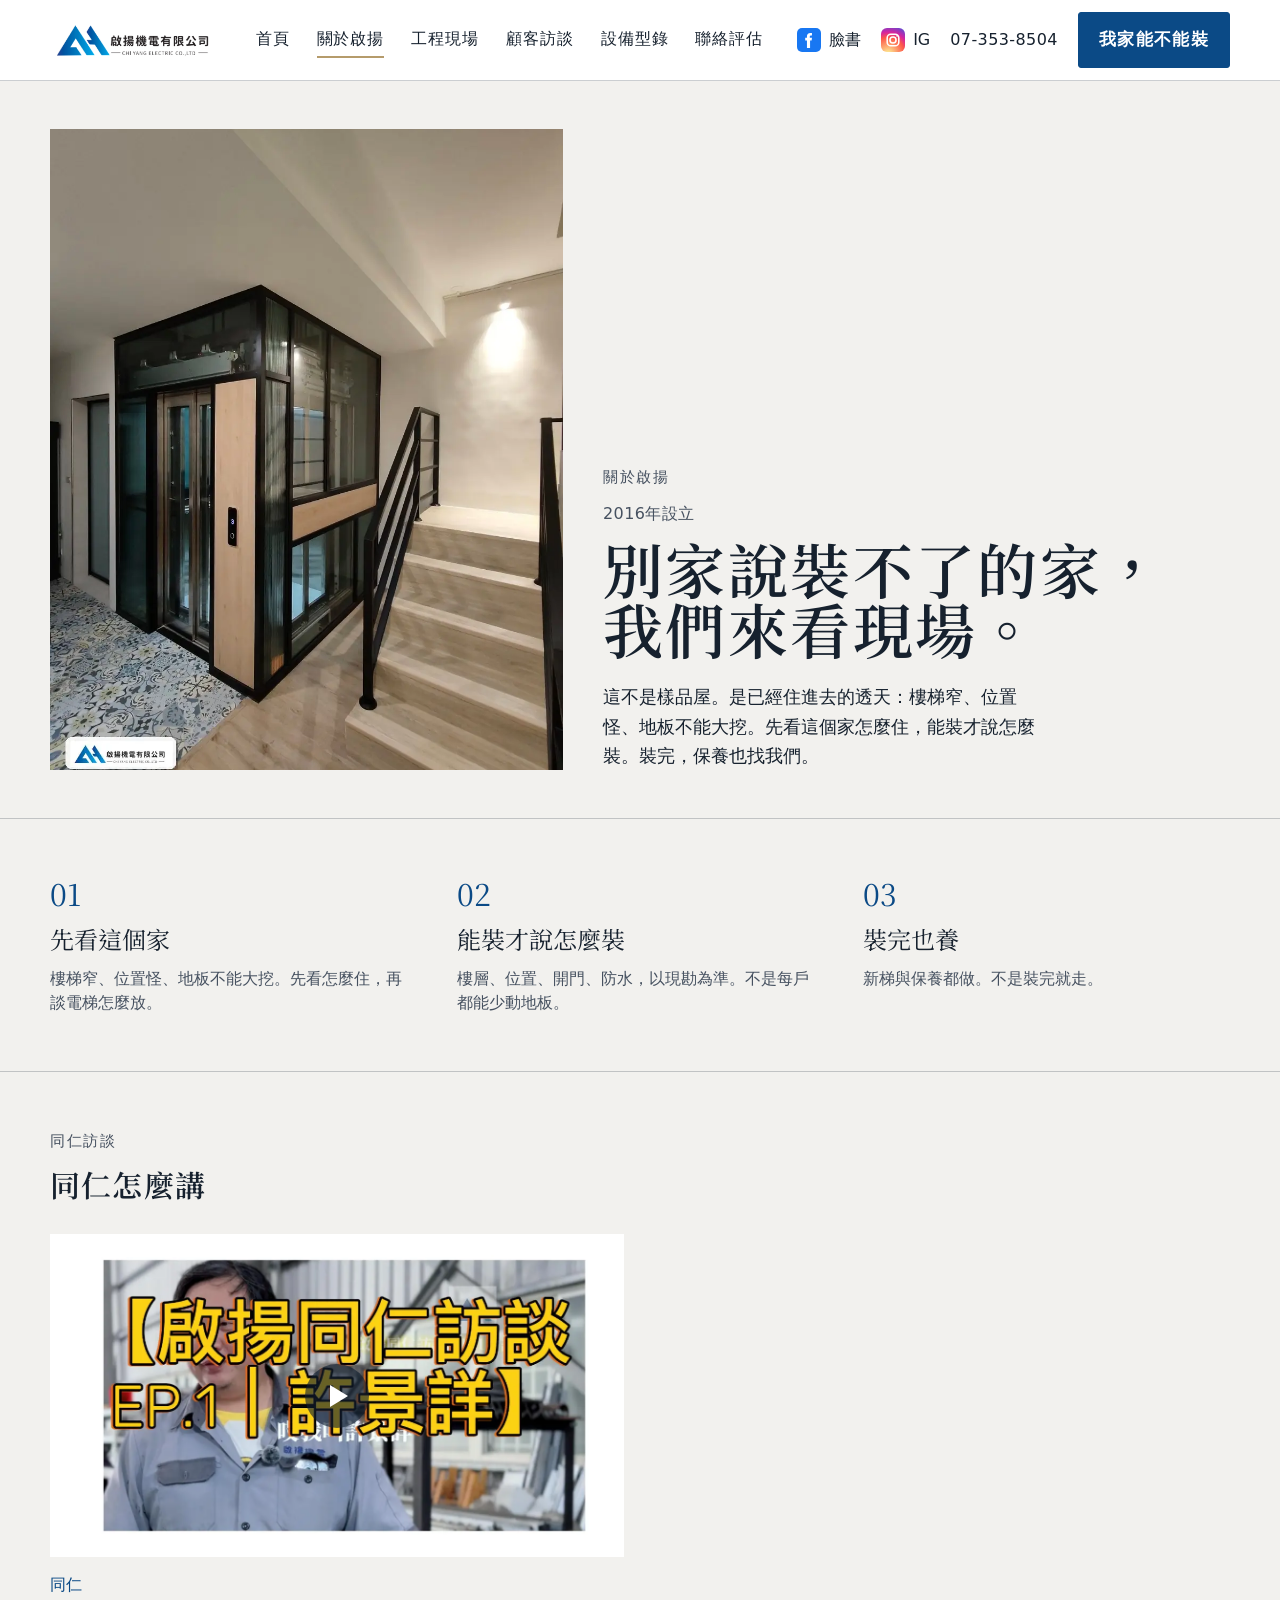
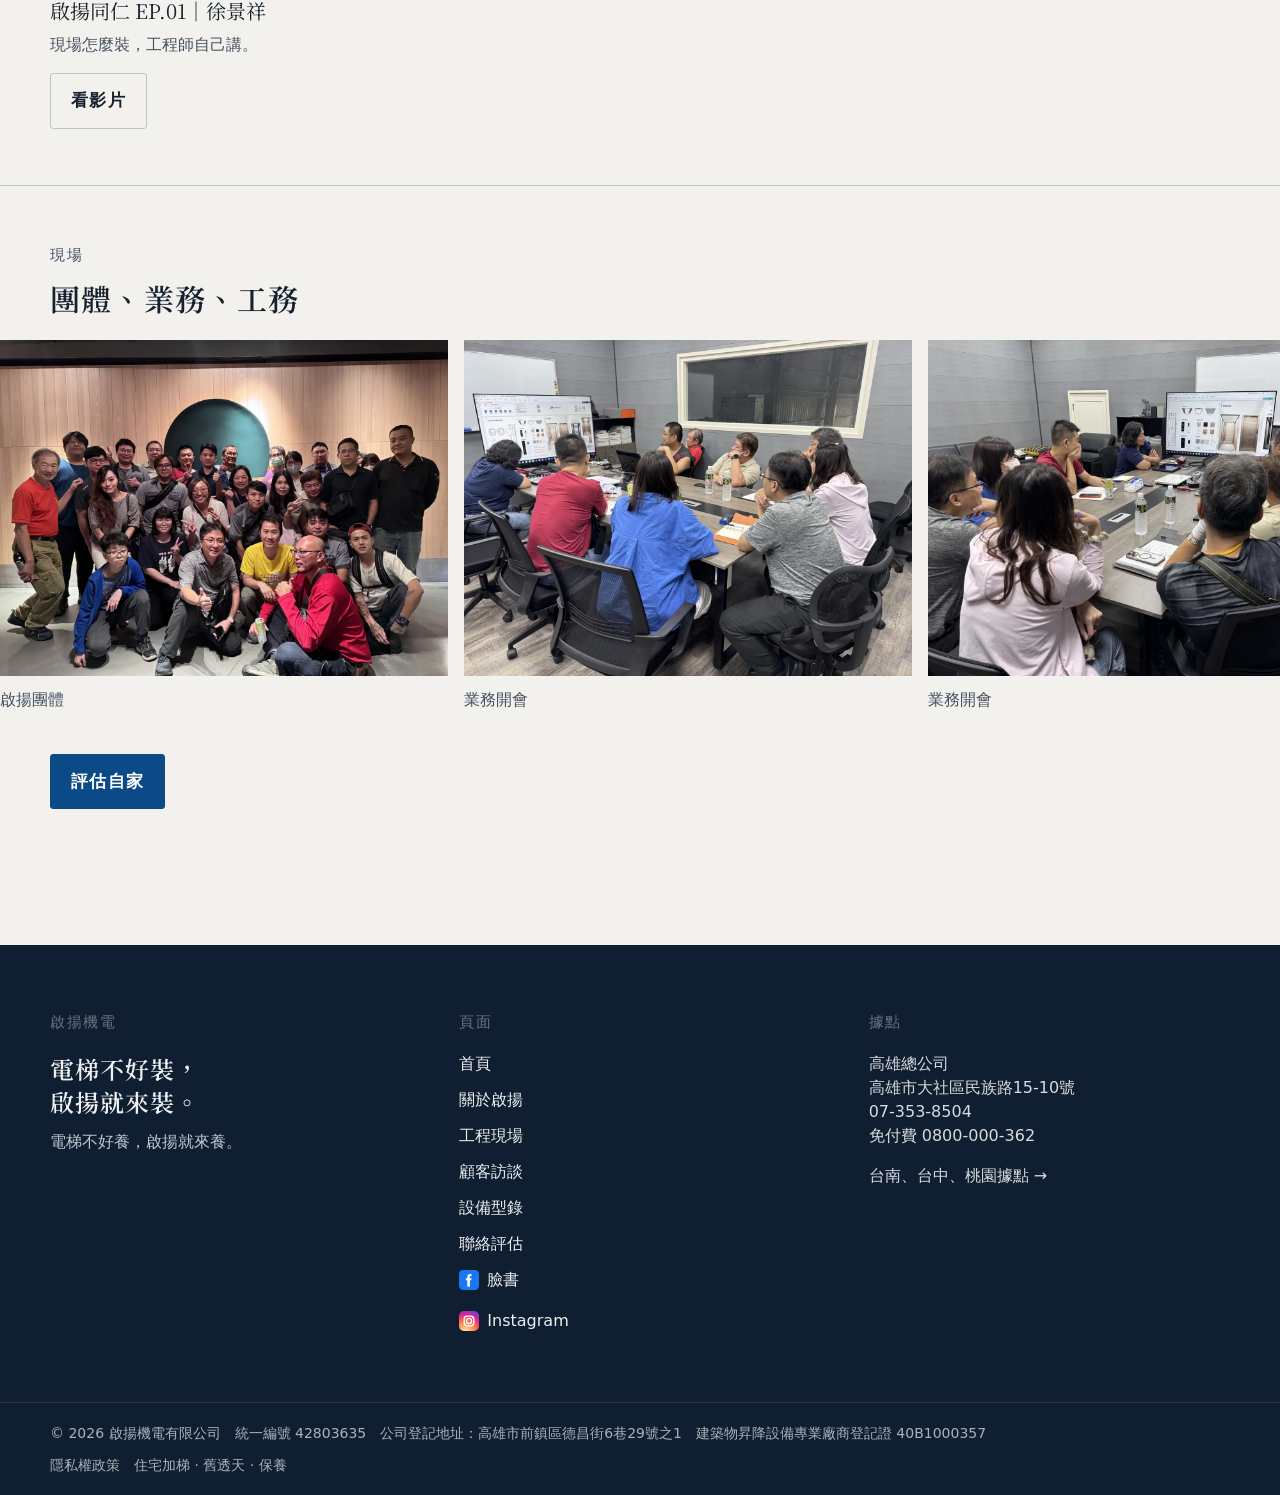
<file: about/index.html>
<!DOCTYPE html><html lang="zh-Hant-TW"><head><meta charSet="utf-8"/><meta name="viewport" content="width=device-width, initial-scale=1"/><link rel="preload" as="image" href="/brand/chiyang-logo-lockup.png"/><link rel="preload" as="image" href="/images/branded/qy-040-finished-qy-logo.webp"/><link rel="preconnect" href="https://fonts.googleapis.com"/><link rel="preconnect" href="https://fonts.gstatic.com" crossorigin=""/><link rel="stylesheet" href="https://fonts.googleapis.com/css2?family=Noto+Serif+TC:wght@600;700&amp;display=swap&amp;text=-.012345678BEGIPagmnrst%C2%A9%C2%B7%E2%86%92%E3%80%81%E3%80%82%E4%B8%80%E4%B8%8D%E4%B8%AD%E4%B8%BB%E4%B9%9F%E4%BA%86%E4%BB%81%E4%BB%98%E4%BB%A5%E4%BC%B0%E4%BD%8D%E4%BD%8F%E4%BE%86%E4%BF%9D%E5%80%8B%E5%80%91%E5%81%9A%E5%82%99%E5%85%88%E5%85%8D%E5%85%A7%E5%85%AC%E5%86%8D%E5%88%A5%E5%8A%A0%E5%8B%95%E5%8B%98%E5%8B%99%E5%8D%80%E5%8D%97%E5%8E%BB%E5%8F%B0%E5%8F%B8%E5%90%8C%E5%93%81%E5%95%86%E5%95%9F%E5%9C%92%E5%9C%98%E5%9C%B0%E5%9E%8B%E5%A0%B4%E5%A4%A7%E5%A4%A9%E5%A5%BD%E5%AE%85%E5%AE%8C%E5%AE%A2%E5%AE%B6%E5%AE%B9%E5%B0%88%E5%B0%91%E5%B0%B1%E5%B1%8B%E5%B1%A4%E5%B7%A5%E5%B7%B1%E5%B7%B2%E5%B8%82%E5%B8%AB%E5%B9%B4%E5%BB%A0%E5%BB%BA%E5%BD%B1%E5%BE%90%E6%80%8E%E6%80%AA%E6%88%91%E6%88%B6%E6%89%8D%E6%89%93%E6%89%BE%E6%8C%96%E6%8F%9A%E6%93%9A%E6%94%BE%E6%94%BF%E6%96%B0%E6%96%BC%E6%97%8F%E6%98%87%E6%98%AF%E6%99%AF%E6%9B%B8%E6%9C%83%E6%9C%89%E6%9D%BF%E6%A1%83%E6%A2%AF%E6%A5%AD%E6%A8%93%E6%A8%A3%E6%A9%9F%E6%AC%8A%E6%AF%8F%E6%B0%91%E6%B0%B4%E6%BA%96%E7%82%BA%E7%89%87%E7%89%A9%E7%8F%BE%E7%99%BB%E7%9A%84%E7%9C%8B%E7%A4%BE%E7%A5%A5%E7%A7%81%E7%A8%8B%E7%AA%84%E7%AB%8B%E7%AD%96%E7%AF%89%E7%B5%A1%E7%B5%B1%E7%B6%93%E7%B7%A8%E7%B8%BD%E7%BD%AE%E8%81%AF%E8%83%BD%E8%87%89%E8%87%AA%E8%87%B3%E8%88%87%E8%88%8A%E8%99%9F%E8%A3%9D%E8%A6%81%E8%A8%98%E8%A8%AA%E8%A8%AD%E8%A9%95%E8%A9%B1%E8%AA%AA%E8%AB%87%E8%AC%9B%E8%AD%89%E8%B2%BB%E8%B5%B0%E8%B7%AF%E8%B7%B3%E9%80%8F%E9%80%99%E9%80%B2%E9%83%BD%E9%8C%84%E9%96%80%E9%96%8B%E9%97%9C%E9%98%B2%E9%99%8D%E9%99%90%E9%9A%B1%E9%9B%84%E9%9B%BB%E9%9D%A2%E9%A0%81%E9%A1%A7%E9%A4%8A%E9%A6%96%E9%AB%94%E9%AB%98%E9%BA%BC%E9%BB%9E%EF%BC%8C%EF%BC%9A%EF%BD%9C" media="print" onload="this.media='all'"/><noscript><link rel="stylesheet" href="https://fonts.googleapis.com/css2?family=Noto+Serif+TC:wght@600;700&amp;display=swap&amp;text=-.012345678BEGIPagmnrst%C2%A9%C2%B7%E2%86%92%E3%80%81%E3%80%82%E4%B8%80%E4%B8%8D%E4%B8%AD%E4%B8%BB%E4%B9%9F%E4%BA%86%E4%BB%81%E4%BB%98%E4%BB%A5%E4%BC%B0%E4%BD%8D%E4%BD%8F%E4%BE%86%E4%BF%9D%E5%80%8B%E5%80%91%E5%81%9A%E5%82%99%E5%85%88%E5%85%8D%E5%85%A7%E5%85%AC%E5%86%8D%E5%88%A5%E5%8A%A0%E5%8B%95%E5%8B%98%E5%8B%99%E5%8D%80%E5%8D%97%E5%8E%BB%E5%8F%B0%E5%8F%B8%E5%90%8C%E5%93%81%E5%95%86%E5%95%9F%E5%9C%92%E5%9C%98%E5%9C%B0%E5%9E%8B%E5%A0%B4%E5%A4%A7%E5%A4%A9%E5%A5%BD%E5%AE%85%E5%AE%8C%E5%AE%A2%E5%AE%B6%E5%AE%B9%E5%B0%88%E5%B0%91%E5%B0%B1%E5%B1%8B%E5%B1%A4%E5%B7%A5%E5%B7%B1%E5%B7%B2%E5%B8%82%E5%B8%AB%E5%B9%B4%E5%BB%A0%E5%BB%BA%E5%BD%B1%E5%BE%90%E6%80%8E%E6%80%AA%E6%88%91%E6%88%B6%E6%89%8D%E6%89%93%E6%89%BE%E6%8C%96%E6%8F%9A%E6%93%9A%E6%94%BE%E6%94%BF%E6%96%B0%E6%96%BC%E6%97%8F%E6%98%87%E6%98%AF%E6%99%AF%E6%9B%B8%E6%9C%83%E6%9C%89%E6%9D%BF%E6%A1%83%E6%A2%AF%E6%A5%AD%E6%A8%93%E6%A8%A3%E6%A9%9F%E6%AC%8A%E6%AF%8F%E6%B0%91%E6%B0%B4%E6%BA%96%E7%82%BA%E7%89%87%E7%89%A9%E7%8F%BE%E7%99%BB%E7%9A%84%E7%9C%8B%E7%A4%BE%E7%A5%A5%E7%A7%81%E7%A8%8B%E7%AA%84%E7%AB%8B%E7%AD%96%E7%AF%89%E7%B5%A1%E7%B5%B1%E7%B6%93%E7%B7%A8%E7%B8%BD%E7%BD%AE%E8%81%AF%E8%83%BD%E8%87%89%E8%87%AA%E8%87%B3%E8%88%87%E8%88%8A%E8%99%9F%E8%A3%9D%E8%A6%81%E8%A8%98%E8%A8%AA%E8%A8%AD%E8%A9%95%E8%A9%B1%E8%AA%AA%E8%AB%87%E8%AC%9B%E8%AD%89%E8%B2%BB%E8%B5%B0%E8%B7%AF%E8%B7%B3%E9%80%8F%E9%80%99%E9%80%B2%E9%83%BD%E9%8C%84%E9%96%80%E9%96%8B%E9%97%9C%E9%98%B2%E9%99%8D%E9%99%90%E9%9A%B1%E9%9B%84%E9%9B%BB%E9%9D%A2%E9%A0%81%E9%A1%A7%E9%A4%8A%E9%A6%96%E9%AB%94%E9%AB%98%E9%BA%BC%E9%BB%9E%EF%BC%8C%EF%BC%9A%EF%BD%9C"/></noscript><link rel="stylesheet" href="/assets/styles-v12.css?v=38" data-precedence="default"/><title>關於啟揚｜啟揚機電</title><meta name="description" content="舊透天、空間窄、地板不能大挖。電梯不好裝，啟揚就來裝；不好養，啟揚就來養。"/><meta name="theme-color" content="#ffffff"/><meta name="robots" content="index, follow"/><link rel="icon" type="image/svg+xml" href="/favicon.svg"/><link rel="apple-touch-icon" href="/brand/logo-square.jpg"/><link rel="canonical" href="https://chiyang9982.com.tw/about/"/><meta property="og:type" content="website"/><meta property="og:site_name" content="啟揚機電"/><meta property="og:locale" content="zh_TW"/><meta property="og:title" content="關於啟揚｜啟揚機電"/><meta property="og:description" content="舊透天、空間窄、地板不能大挖。電梯不好裝，啟揚就來裝；不好養，啟揚就來養。"/><meta property="og:url" content="https://chiyang9982.com.tw/about/"/><meta property="og:image" content="https://chiyang9982.com.tw/og.jpg?v=13"/><meta property="og:image:width" content="1200"/><meta property="og:image:height" content="630"/><meta name="twitter:card" content="summary_large_image"/><!-- Google tag (gtag.js) -->
<script>(function(){var d=0;function L(){if(d)return;d=1;var s=document.createElement("script");s.async=1;s.src="https://www.googletagmanager.com/gtag/js?id=AW-854591160";document.head.appendChild(s);}["pointerdown","keydown","touchstart","scroll"].forEach(function(t){addEventListener(t,L,{once:true,passive:true,capture:true});});addEventListener("load",function(){setTimeout(L,2500);});})();</script>
<script>
window.dataLayer=window.dataLayer||[];function gtag(){dataLayer.push(arguments);}
gtag('js',new Date());gtag('config','AW-854591160');gtag('config','G-MY53ERRNRC');
(function(){var FORM='AW-854591160/nziFCPHO0KcDELiNwJcD',PHONE='AW-854591160/a-zQCN6W4awdELiNwJcD',FR=/forms\.gle|docs\.google\.com\/forms/;
document.addEventListener('click',function(e){var a=e.target&&e.target.closest?e.target.closest('a[href]'):null;if(!a)return;var h=a.getAttribute('href')||'';
if(h.indexOf('tel:')===0){gtag('event','conversion',{send_to:PHONE});gtag('event','phone_click',{link_url:h});}
else if(FR.test(h)){gtag('event','form_click',{link_url:h});}
else if(/facebook\.com|instagram\.com/.test(h)){gtag('event','social_click',{link_url:h,link_text:(a.innerText||a.getAttribute('aria-label')||'').trim().slice(0,40)});}},true);
document.addEventListener('submit',function(e){var f=e.target;if(f&&FR.test(f.action||'')){gtag('event','conversion',{send_to:FORM});gtag('event','generate_lead');}},true);})();
</script>
</head><body><a class="skip-link" href="#main">跳至主要內容</a><header class="border-b border-line bg-bg md:sticky md:top-0 md:z-40"><div class="shell flex items-center justify-between gap-4 py-3"><a href="/" class="flex items-center no-underline"><img src="/brand/chiyang-logo-lockup.png" alt="啟揚機電有限公司" width="180" height="50" class="h-11 w-auto"/></a><nav class="hidden items-center gap-8 md:flex" aria-label="主要導覽"><a href="/" class="text-base tracking-wide no-underline hover:text-seal">首頁</a><a class="text-base tracking-wide no-underline hover:text-seal active" href="/about" data-status="active" aria-current="page">關於啟揚</a><a href="/cases" class="text-base tracking-wide no-underline hover:text-seal">工程現場</a><a href="/stories" class="text-base tracking-wide no-underline hover:text-seal">顧客訪談</a><a href="/equipment" class="text-base tracking-wide no-underline hover:text-seal">設備型錄</a><a href="/contact" class="text-base tracking-wide no-underline hover:text-seal">聯絡評估</a></nav><div class="hidden items-center gap-5 md:flex"><a href="https://www.facebook.com/profile.php?id=100064054864315" target="_blank" rel="noopener noreferrer" class="inline-flex items-center gap-2 no-underline hover:opacity-80" aria-label="啟揚機電臉書"><svg viewBox="0 0 24 24" class="h-6 w-6" aria-hidden="true"><rect width="24" height="24" rx="5" fill="#1877F2"></rect><path fill="#fff" d="M15.12 12.43h-2.05V20h-3.12v-7.57H8.2v-2.66h1.75V8.3c0-1.73 1.04-3.36 3.46-3.36.7 0 1.54.12 1.54.12v2.4h-.87c-.98 0-1.29.61-1.29 1.24v1.07h2.2l-.35 2.66z"></path></svg><span class="text-base">臉書</span></a><a href="https://www.instagram.com/chiyang.elevator/" target="_blank" rel="noopener noreferrer" class="inline-flex items-center gap-2 no-underline hover:opacity-80" aria-label="啟揚機電 Instagram"><svg viewBox="0 0 24 24" class="h-6 w-6" aria-hidden="true"><defs><radialGradient id="_R_2ml6_" cx="30%" cy="107%" r="150%"><stop offset="0%" stop-color="#fdf497"></stop><stop offset="45%" stop-color="#fd5949"></stop><stop offset="60%" stop-color="#d6249f"></stop><stop offset="90%" stop-color="#285AEB"></stop></radialGradient></defs><rect width="24" height="24" rx="6" fill="url(#_R_2ml6_)"></rect><rect x="6.2" y="6.2" width="11.6" height="11.6" rx="3.6" fill="none" stroke="#fff" stroke-width="1.55"></rect><circle cx="12" cy="12" r="3.05" fill="none" stroke="#fff" stroke-width="1.55"></circle><circle cx="16.15" cy="7.85" r="0.9" fill="#fff"></circle></svg><span class="text-base">IG</span></a><a href="tel:+88673538504" class="text-base tracking-wide no-underline">07-353-8504</a><a href="/contact#lead" class="btn btn-primary">我家能不能裝</a></div></div><nav class="mnav" aria-label="主要導覽"><a href="/">首頁</a><a href="/about" aria-current="page">關於</a><a href="/cases">現場</a><a href="/stories">訪談</a><a href="/equipment">型錄</a><a href="/contact">聯絡</a></nav></header><!--$--><main id="main" class="pb-20"><section class="border-b border-line"><div class="shell grid items-end gap-10 py-12 lg:grid-cols-[0.9fr_1.1fr]"><div class="crop"><span class="crop-mark crop-tl"></span><span class="crop-mark crop-tr"></span><span class="crop-mark crop-bl"></span><span class="crop-mark crop-br"></span><img src="/images/branded/qy-040-finished-qy-logo.webp" alt="樓梯旁加裝電梯的完成畫面" width="1100" height="1122" class="aspect-[4/5] w-full object-cover"/></div><div><p class="kicker">關於啟揚</p><p class="mt-3 text-base tracking-wide text-fg-muted">2016年設立</p><h1 class="display mt-3 text-5xl sm:text-6xl">別家說裝不了的家，我們來看現場。</h1><p class="mt-6 max-w-md text-lg leading-relaxed">這不是樣品屋。是已經住進去的透天：樓梯窄、位置怪、地板不能大挖。先看這個家怎麼住，能裝才說怎麼裝。裝完，保養也找我們。</p></div></div></section><section class="border-b border-line py-14"><div class="shell grid gap-10 lg:grid-cols-3"><article><p class="font-display text-3xl text-seal">01</p><h2 class="mt-3 font-display text-2xl">先看這個家</h2><p class="mt-3 text-base text-fg-muted">樓梯窄、位置怪、地板不能大挖。先看怎麼住，再談電梯怎麼放。</p></article><article><p class="font-display text-3xl text-seal">02</p><h2 class="mt-3 font-display text-2xl">能裝才說怎麼裝</h2><p class="mt-3 text-base text-fg-muted">樓層、位置、開門、防水，以現勘為準。不是每戶都能少動地板。</p></article><article><p class="font-display text-3xl text-seal">03</p><h2 class="mt-3 font-display text-2xl">裝完也養</h2><p class="mt-3 text-base text-fg-muted">新梯與保養都做。不是裝完就走。</p></article></div></section><section id="stories" class="border-b border-line py-14"><div class="shell"><p class="kicker">同仁訪談</p><h2 class="display mt-3 text-3xl">同仁怎麼講</h2><div class="mt-8 grid gap-8 sm:grid-cols-2"><article><div class="crop"><span class="crop-mark crop-tl"></span><span class="crop-mark crop-tr"></span><span class="crop-mark crop-bl"></span><span class="crop-mark crop-br"></span><a href="https://www.facebook.com/reel/1033082013055204" target="_blank" rel="noopener noreferrer" class="relative block no-underline"><img src="/images/stories/ep01-cover.webp" alt="啟揚同仁 EP.01｜徐景祥" width="1200" height="675" class="aspect-video w-full object-cover" loading="lazy"/><span class="play-mark" aria-hidden="true"><span class="play-mark-tri"></span></span><span class="sr-only">看影片</span></a></div><p class="mt-4 text-base text-seal">同仁</p><h3 class="font-display text-xl">啟揚同仁 EP.01｜徐景祥</h3><p class="mt-2 text-base text-fg-muted">現場怎麼裝，工程師自己講。</p><a href="https://www.facebook.com/reel/1033082013055204" target="_blank" rel="noopener noreferrer" class="btn btn-ghost mt-4">看影片</a></article></div></div></section><section class="py-14"><div class="shell mb-6"><p class="kicker">現場</p><h2 class="display mt-3 text-3xl">團體、業務、工務</h2></div><div class="reel" aria-label="公司照片"><div class="reel-track"><figure><img src="/images/team/IMG_3556.webp" alt="啟揚團體" width="1400" height="1050" loading="lazy" decoding="async"/><figcaption>啟揚團體</figcaption></figure><figure><img src="/images/team/sales-3589.webp" alt="業務開會" width="1400" height="1050" loading="lazy" decoding="async"/><figcaption>業務開會</figcaption></figure><figure><img src="/images/team/sales-3590.webp" alt="業務開會" width="1400" height="1050" loading="lazy" decoding="async"/><figcaption>業務開會</figcaption></figure><figure><img src="/images/team/sales-3591.webp" alt="業務開會" width="1400" height="1050" loading="lazy" decoding="async"/><figcaption>業務開會</figcaption></figure><figure><img src="/images/team/sales-meeting.webp" alt="工務開會" width="1400" height="1050" loading="lazy" decoding="async"/><figcaption>工務開會</figcaption></figure><figure><img src="/images/team/works-3586.webp" alt="工務開會" width="1400" height="1050" loading="lazy" decoding="async"/><figcaption>工務開會</figcaption></figure><figure><img src="/images/team/works-3584.webp" alt="工務開會" width="1400" height="1050" loading="lazy" decoding="async"/><figcaption>工務開會</figcaption></figure><figure><img src="/images/team/works-3577.webp" alt="工務開會" width="1400" height="1050" loading="lazy" decoding="async"/><figcaption>工務開會</figcaption></figure><figure><img src="/images/team/works-3569.webp" alt="工務開會" width="1400" height="1050" loading="lazy" decoding="async"/><figcaption>工務開會</figcaption></figure><figure><img src="/images/team/IMG_3579.webp" alt="工務開會" width="1400" height="1050" loading="lazy" decoding="async"/><figcaption>工務開會</figcaption></figure><figure><img src="/images/team/IMG_3556.webp" alt="啟揚團體" width="1400" height="1050" loading="lazy" decoding="async"/><figcaption>啟揚團體</figcaption></figure><figure><img src="/images/team/sales-3589.webp" alt="業務開會" width="1400" height="1050" loading="lazy" decoding="async"/><figcaption>業務開會</figcaption></figure><figure><img src="/images/team/sales-3590.webp" alt="業務開會" width="1400" height="1050" loading="lazy" decoding="async"/><figcaption>業務開會</figcaption></figure><figure><img src="/images/team/sales-3591.webp" alt="業務開會" width="1400" height="1050" loading="lazy" decoding="async"/><figcaption>業務開會</figcaption></figure><figure><img src="/images/team/sales-meeting.webp" alt="工務開會" width="1400" height="1050" loading="lazy" decoding="async"/><figcaption>工務開會</figcaption></figure><figure><img src="/images/team/works-3586.webp" alt="工務開會" width="1400" height="1050" loading="lazy" decoding="async"/><figcaption>工務開會</figcaption></figure><figure><img src="/images/team/works-3584.webp" alt="工務開會" width="1400" height="1050" loading="lazy" decoding="async"/><figcaption>工務開會</figcaption></figure><figure><img src="/images/team/works-3577.webp" alt="工務開會" width="1400" height="1050" loading="lazy" decoding="async"/><figcaption>工務開會</figcaption></figure><figure><img src="/images/team/works-3569.webp" alt="工務開會" width="1400" height="1050" loading="lazy" decoding="async"/><figcaption>工務開會</figcaption></figure><figure><img src="/images/team/IMG_3579.webp" alt="工務開會" width="1400" height="1050" loading="lazy" decoding="async"/><figcaption>工務開會</figcaption></figure></div></div><div class="shell mt-10"><a href="/contact#lead" class="btn btn-primary">評估自家</a></div></section></main><!--/$--><footer class="bg-bg-ink text-fg-on-ink"><div class="shell grid gap-12 py-16 md:grid-cols-3"><div><p class="kicker text-fg-on-ink/40">啟揚機電</p><p class="display mt-4 text-2xl leading-snug">電梯不好裝，<br/>啟揚就來裝。</p><p class="mt-3 text-base text-fg-on-ink/80">電梯不好養，<!-- -->啟揚就來養。</p></div><div><p class="kicker text-fg-on-ink/40">頁面</p><ul class="mt-4 space-y-3 text-base"><li><a href="/" class="no-underline hover:text-seal">首頁</a></li><li><a class="no-underline hover:text-seal active" href="/about" data-status="active" aria-current="page">關於啟揚</a></li><li><a href="/cases" class="no-underline hover:text-seal">工程現場</a></li><li><a href="/stories" class="no-underline hover:text-seal">顧客訪談</a></li><li><a href="/equipment" class="no-underline hover:text-seal">設備型錄</a></li><li><a href="/contact" class="no-underline hover:text-seal">聯絡評估</a></li><li><a href="https://www.facebook.com/profile.php?id=100064054864315" target="_blank" rel="noopener noreferrer" class="inline-flex items-center gap-2 no-underline hover:opacity-90"><svg viewBox="0 0 24 24" class="h-5 w-5" aria-hidden="true"><rect width="24" height="24" rx="5" fill="#1877F2"></rect><path fill="#fff" d="M15.12 12.43h-2.05V20h-3.12v-7.57H8.2v-2.66h1.75V8.3c0-1.73 1.04-3.36 3.46-3.36.7 0 1.54.12 1.54.12v2.4h-.87c-.98 0-1.29.61-1.29 1.24v1.07h2.2l-.35 2.66z"></path></svg>臉書</a></li><li><a href="https://www.instagram.com/chiyang.elevator/" target="_blank" rel="noopener noreferrer" class="inline-flex items-center gap-2 no-underline hover:opacity-90"><svg viewBox="0 0 24 24" class="h-5 w-5" aria-hidden="true"><defs><radialGradient id="_R_32j56_" cx="30%" cy="107%" r="150%"><stop offset="0%" stop-color="#fdf497"></stop><stop offset="45%" stop-color="#fd5949"></stop><stop offset="60%" stop-color="#d6249f"></stop><stop offset="90%" stop-color="#285AEB"></stop></radialGradient></defs><rect width="24" height="24" rx="6" fill="url(#_R_32j56_)"></rect><rect x="6.2" y="6.2" width="11.6" height="11.6" rx="3.6" fill="none" stroke="#fff" stroke-width="1.55"></rect><circle cx="12" cy="12" r="3.05" fill="none" stroke="#fff" stroke-width="1.55"></circle><circle cx="16.15" cy="7.85" r="0.9" fill="#fff"></circle></svg>Instagram</a></li></ul></div><div><p class="kicker text-fg-on-ink/40">據點</p><ul class="mt-4 space-y-4 text-base text-fg-on-ink/90"><li><p>高雄總公司</p><a href="https://www.google.com/maps/search/?api=1&amp;query=%E9%AB%98%E9%9B%84%E5%B8%82%E5%A4%A7%E7%A4%BE%E5%8D%80%E6%B0%91%E6%97%8F%E8%B7%AF15-10%E8%99%9F" target="_blank" rel="noopener noreferrer" class="no-underline hover:text-seal">高雄市大社區民族路15-10號</a><p><a href="tel:+88673538504" class="no-underline hover:text-seal">07-353-8504</a></p><p><a href="tel:0800000362" class="no-underline hover:text-seal">免付費 <!-- -->0800-000-362</a></p></li><li><a href="/contact" class="no-underline hover:text-seal">台南、台中、桃園據點 →</a></li></ul></div></div><div class="border-t border-white/10"><p class="shell flex flex-wrap items-center justify-between gap-3 py-5 text-sm text-fg-on-ink/70"><span>© <!-- -->2026<!-- --> <!-- -->啟揚機電有限公司<!-- -->　統一編號 42803635　公司登記地址：高雄市前鎮區德昌街6巷29號之1　建築物昇降設備專業廠商登記證 40B1000357</span><span><a href="/privacy" class="no-underline hover:text-seal">隱私權政策</a>　住宅加梯 · 舊透天 · 保養</span></p></div></footer><nav class="dock" aria-label="現場快捷"><a href="tel:+88673538504">打電話</a><a href="/cases">看現場</a><a href="/contact#lead" class="dock-go">能不能裝</a></nav><script src="/assets/zoom.js?v=2" defer></script></body></html>
</file>
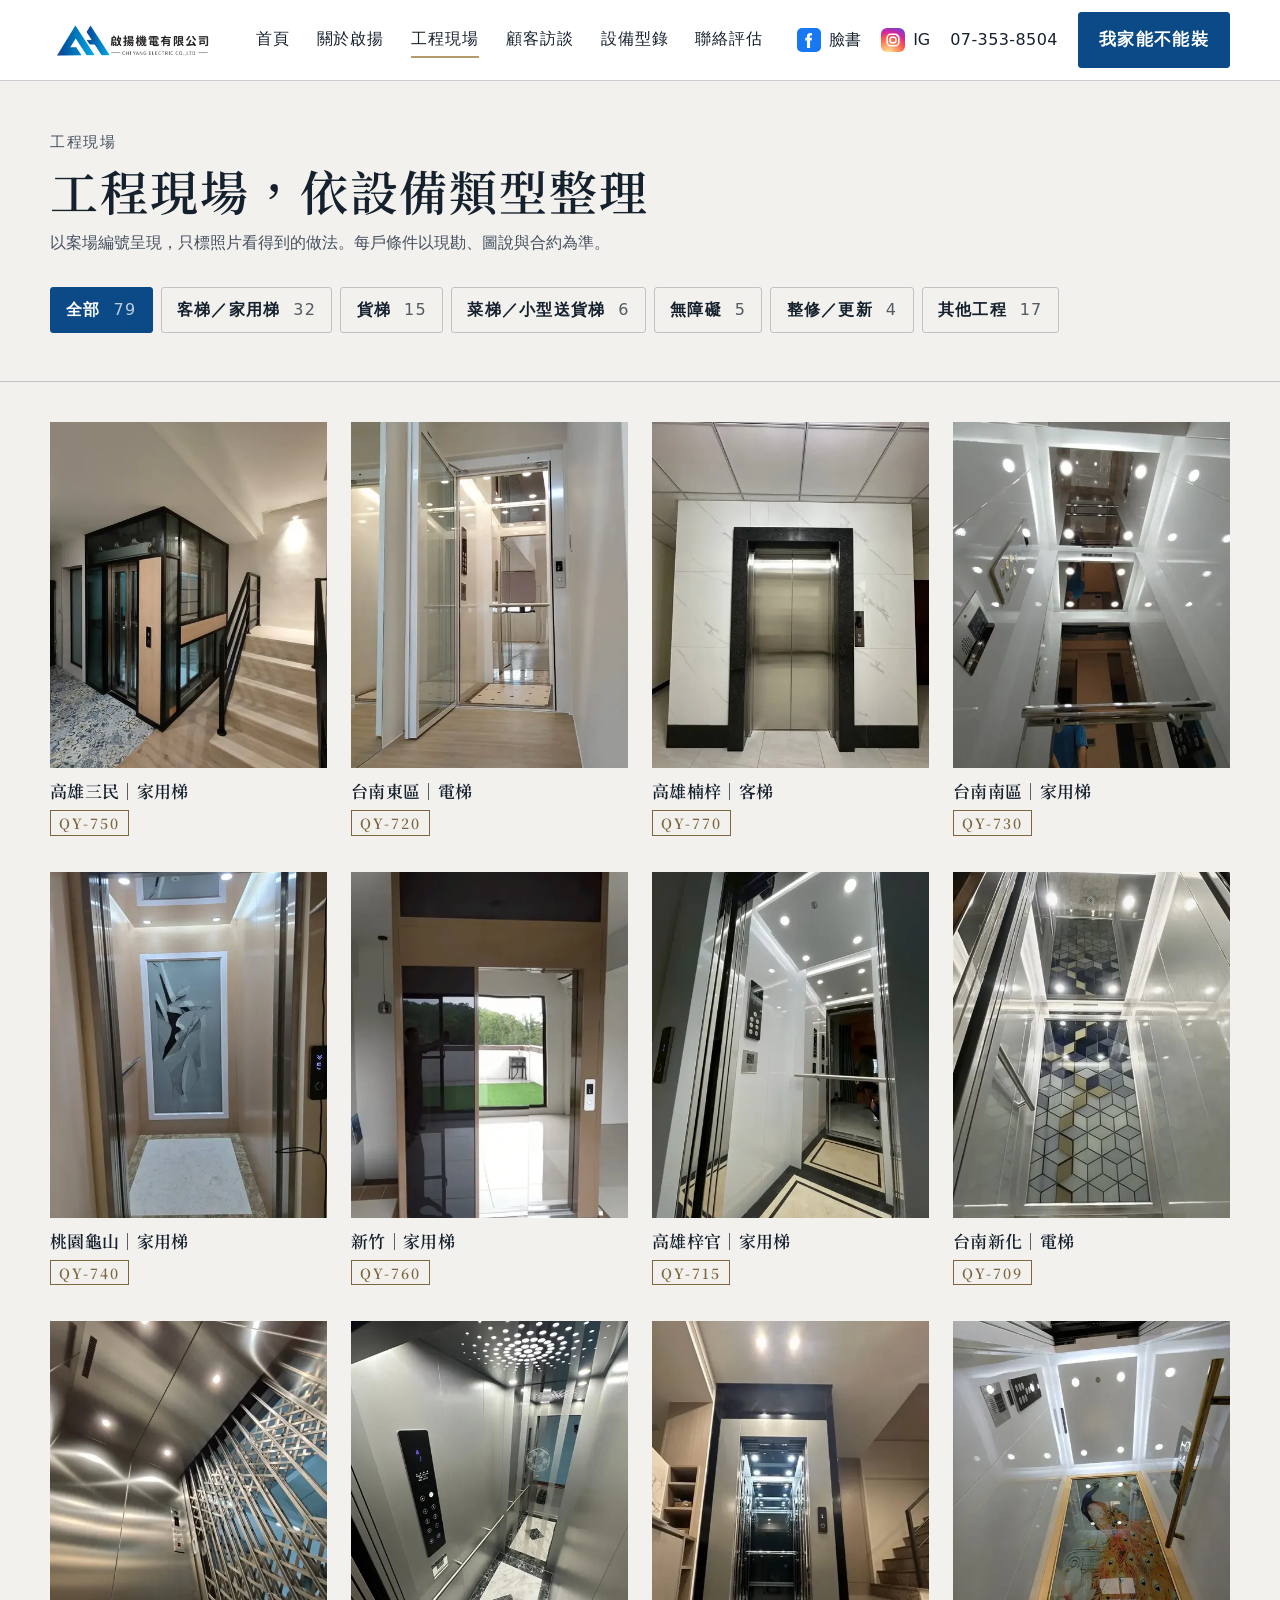
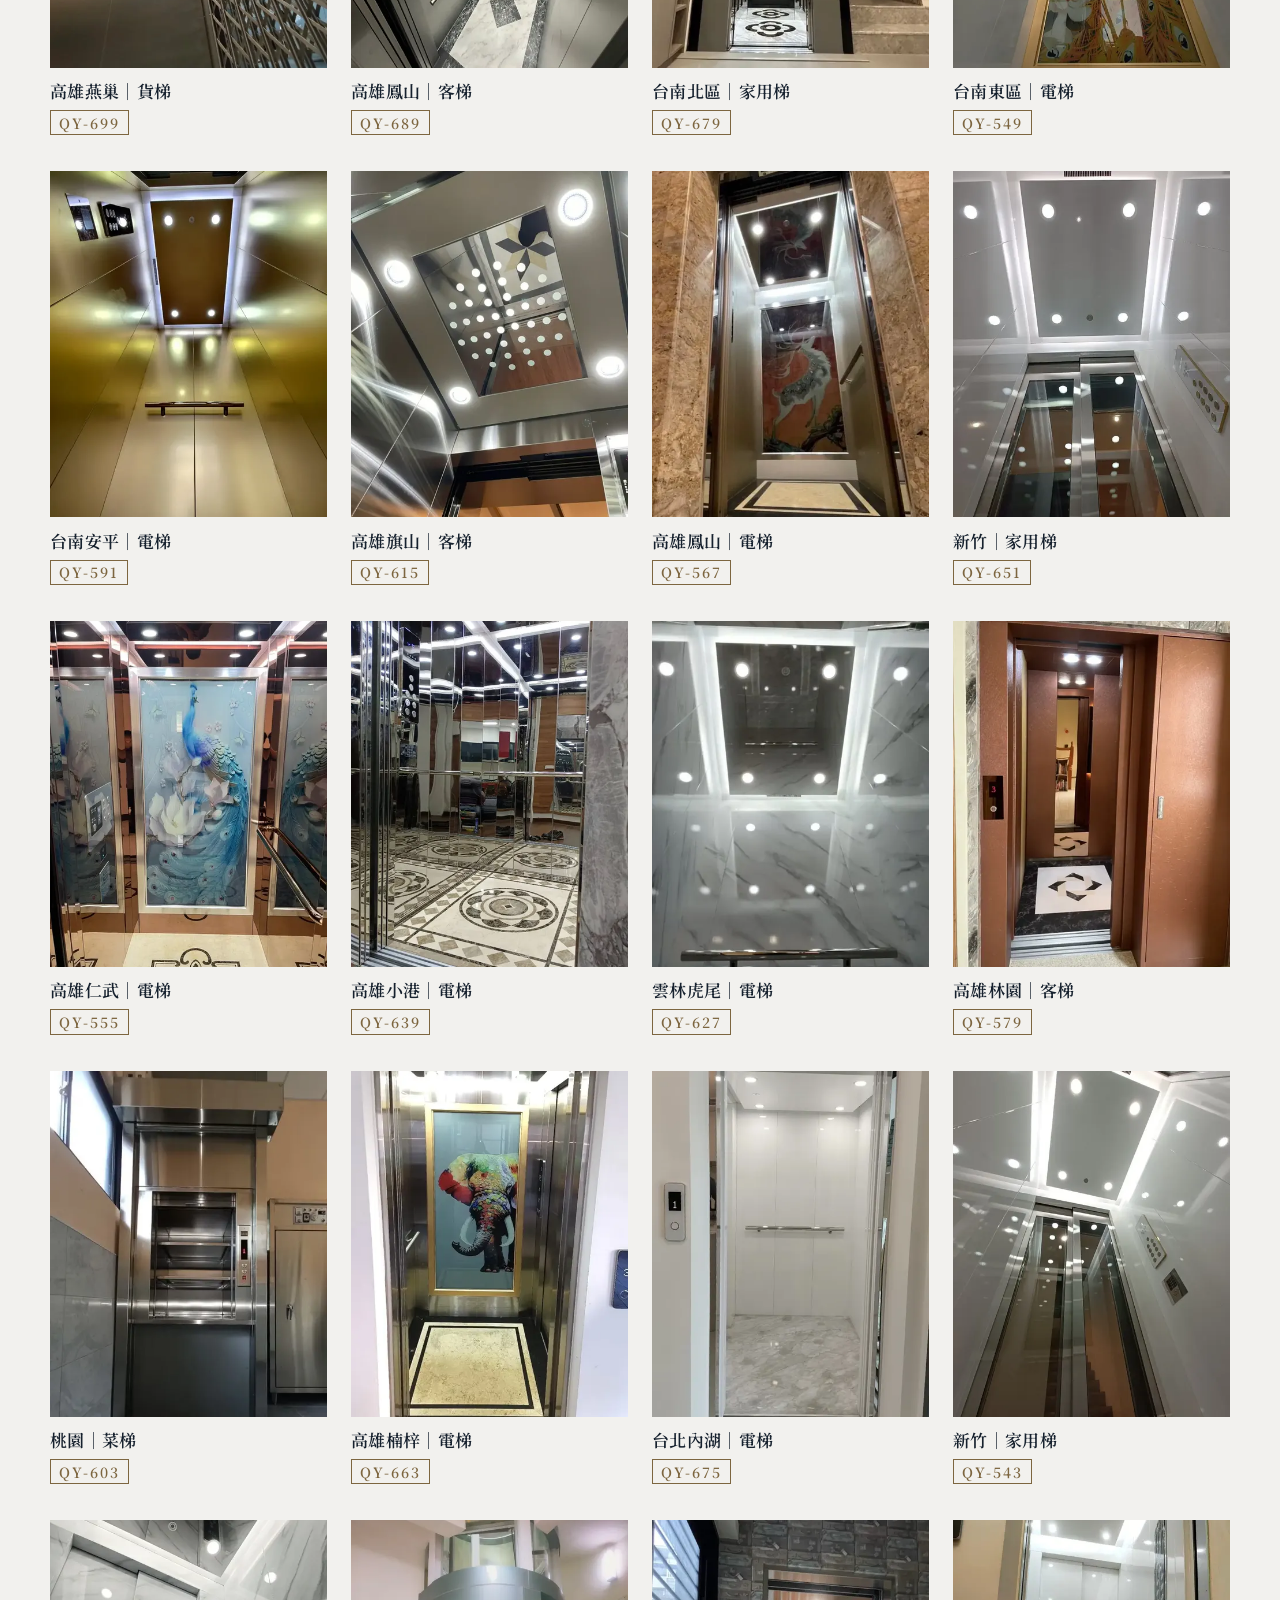
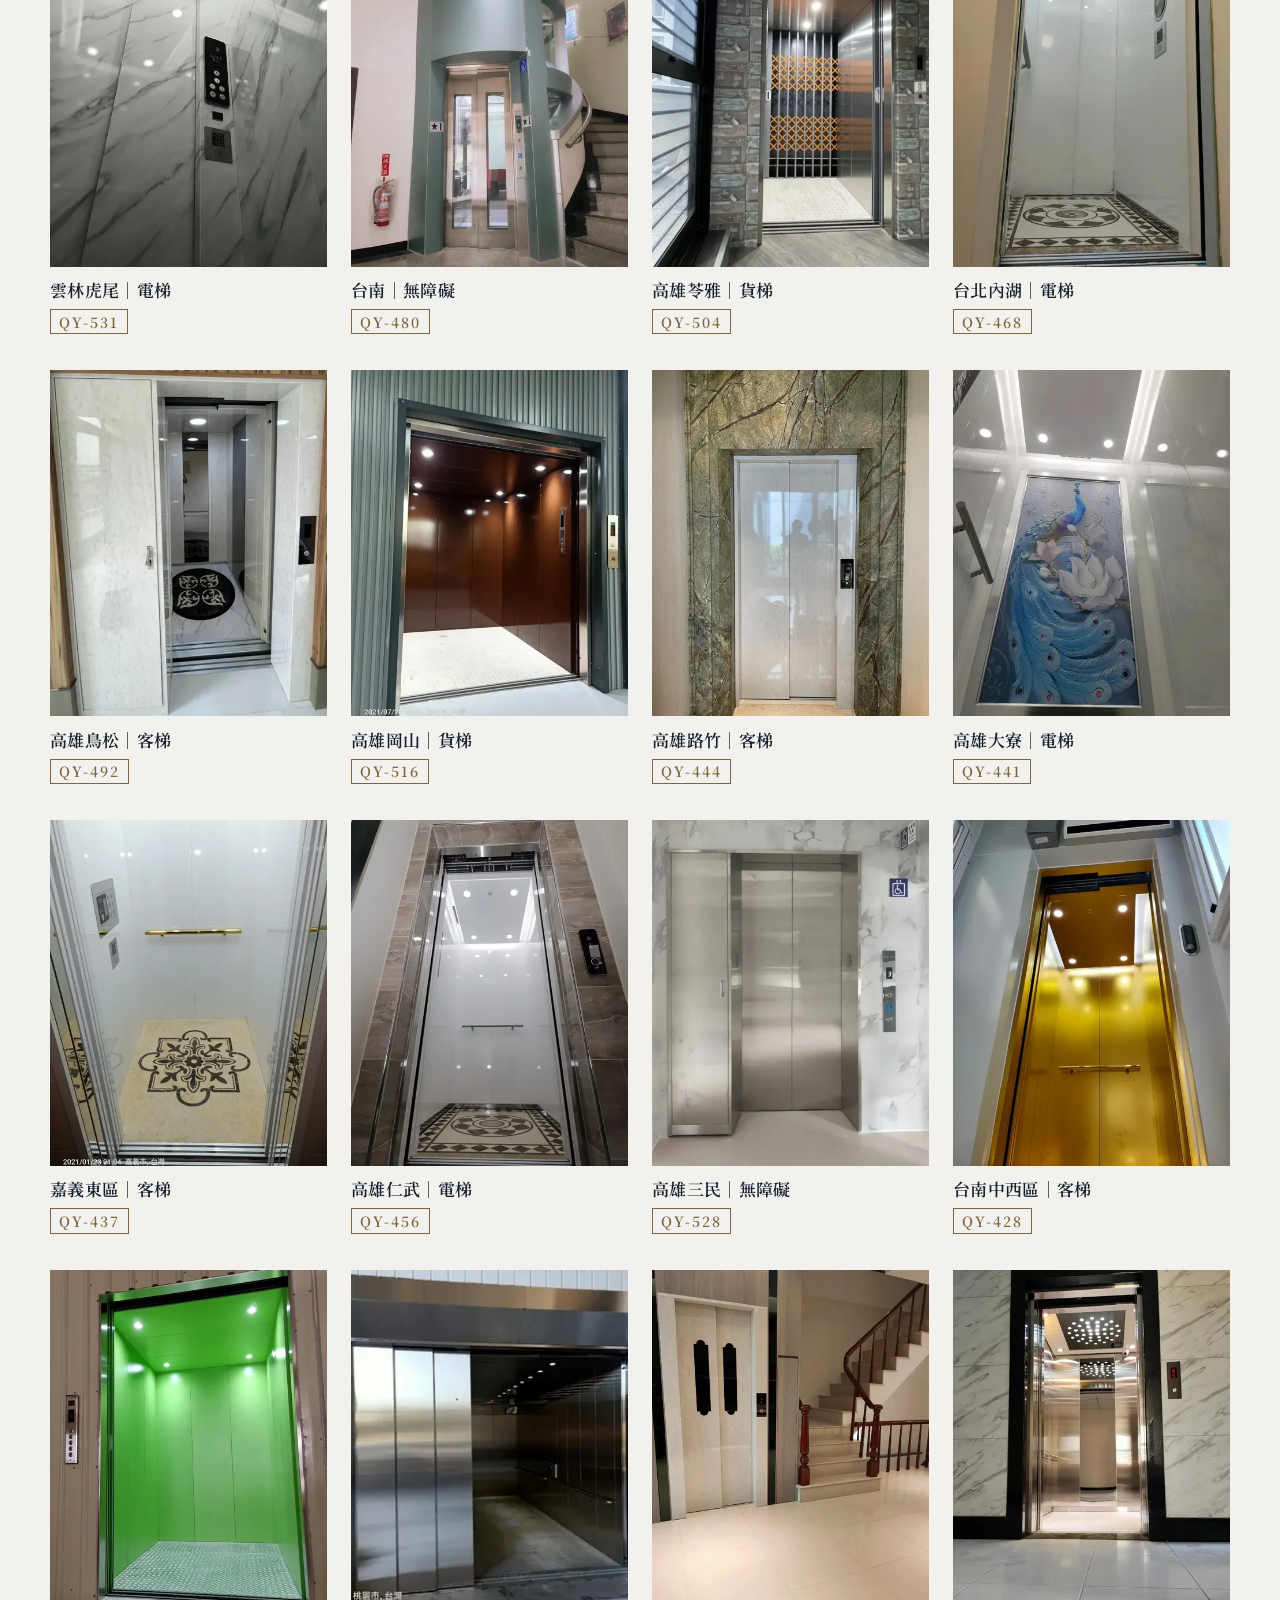
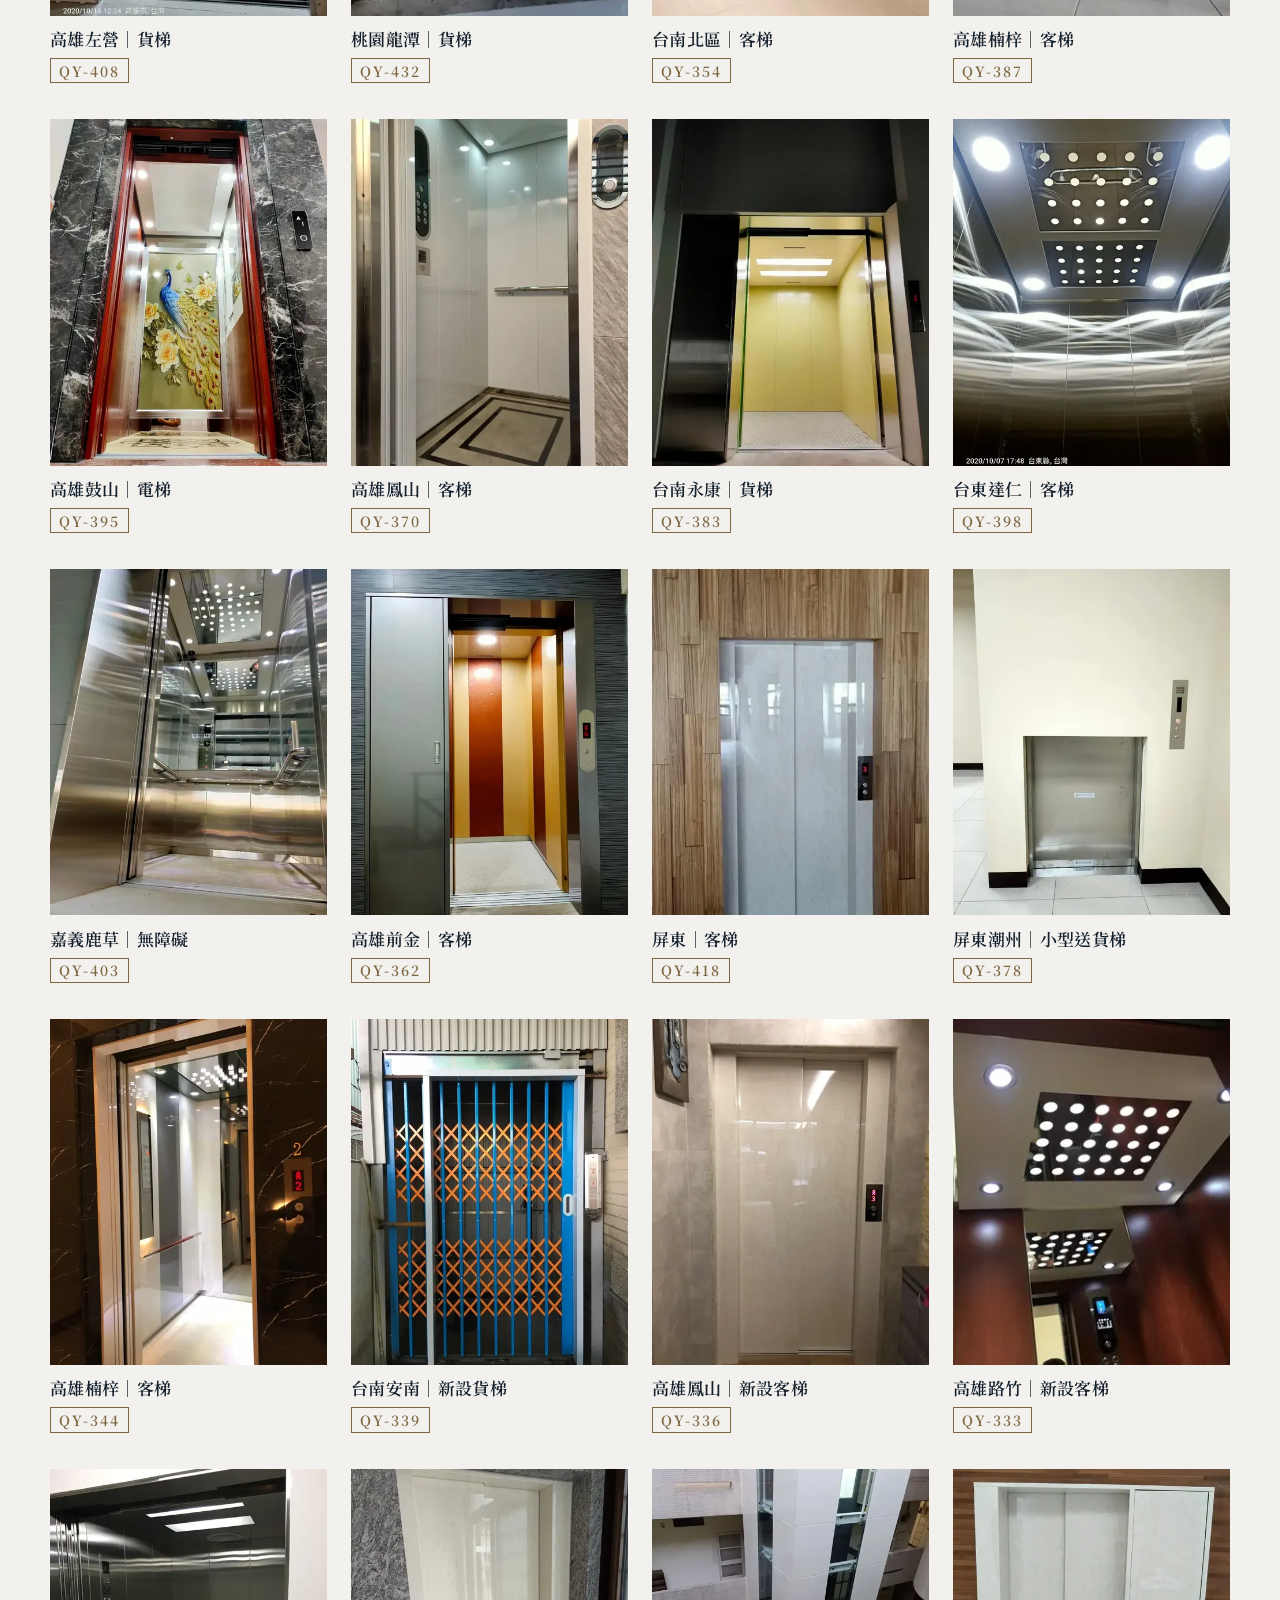
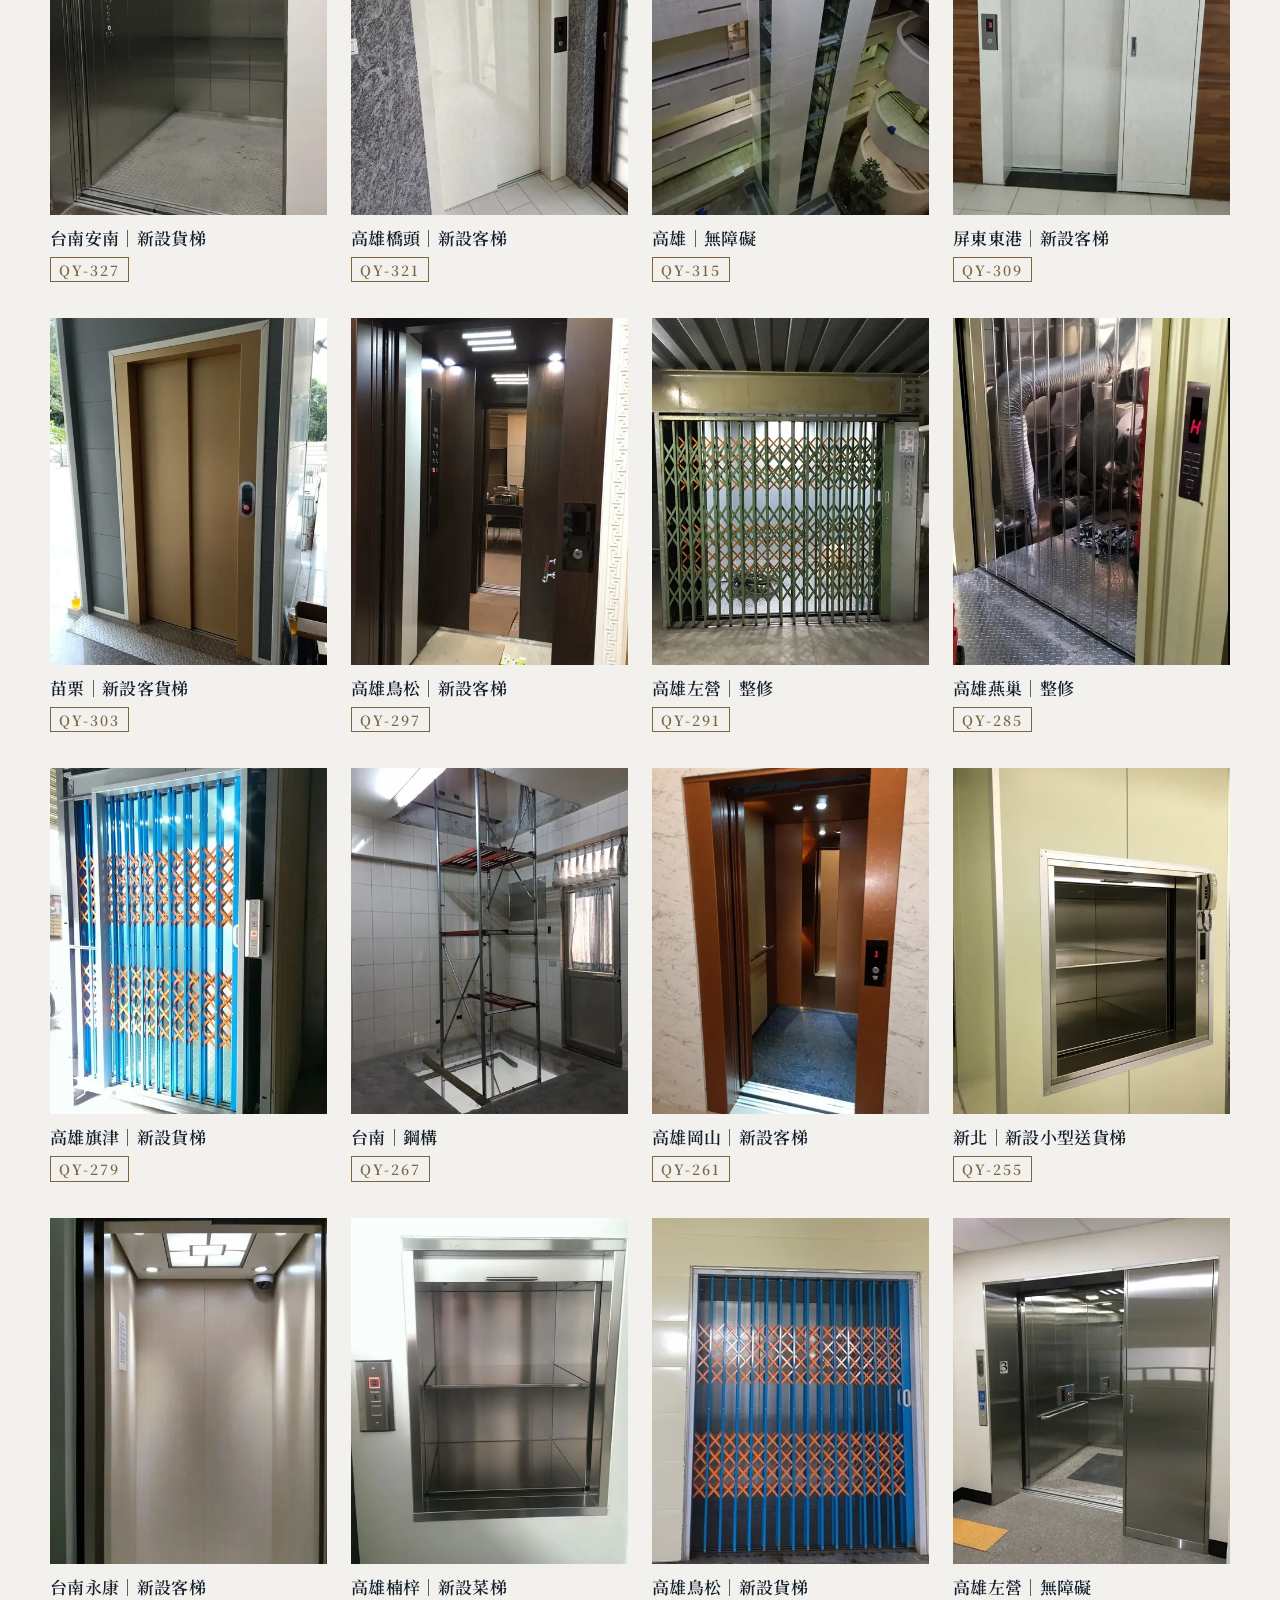
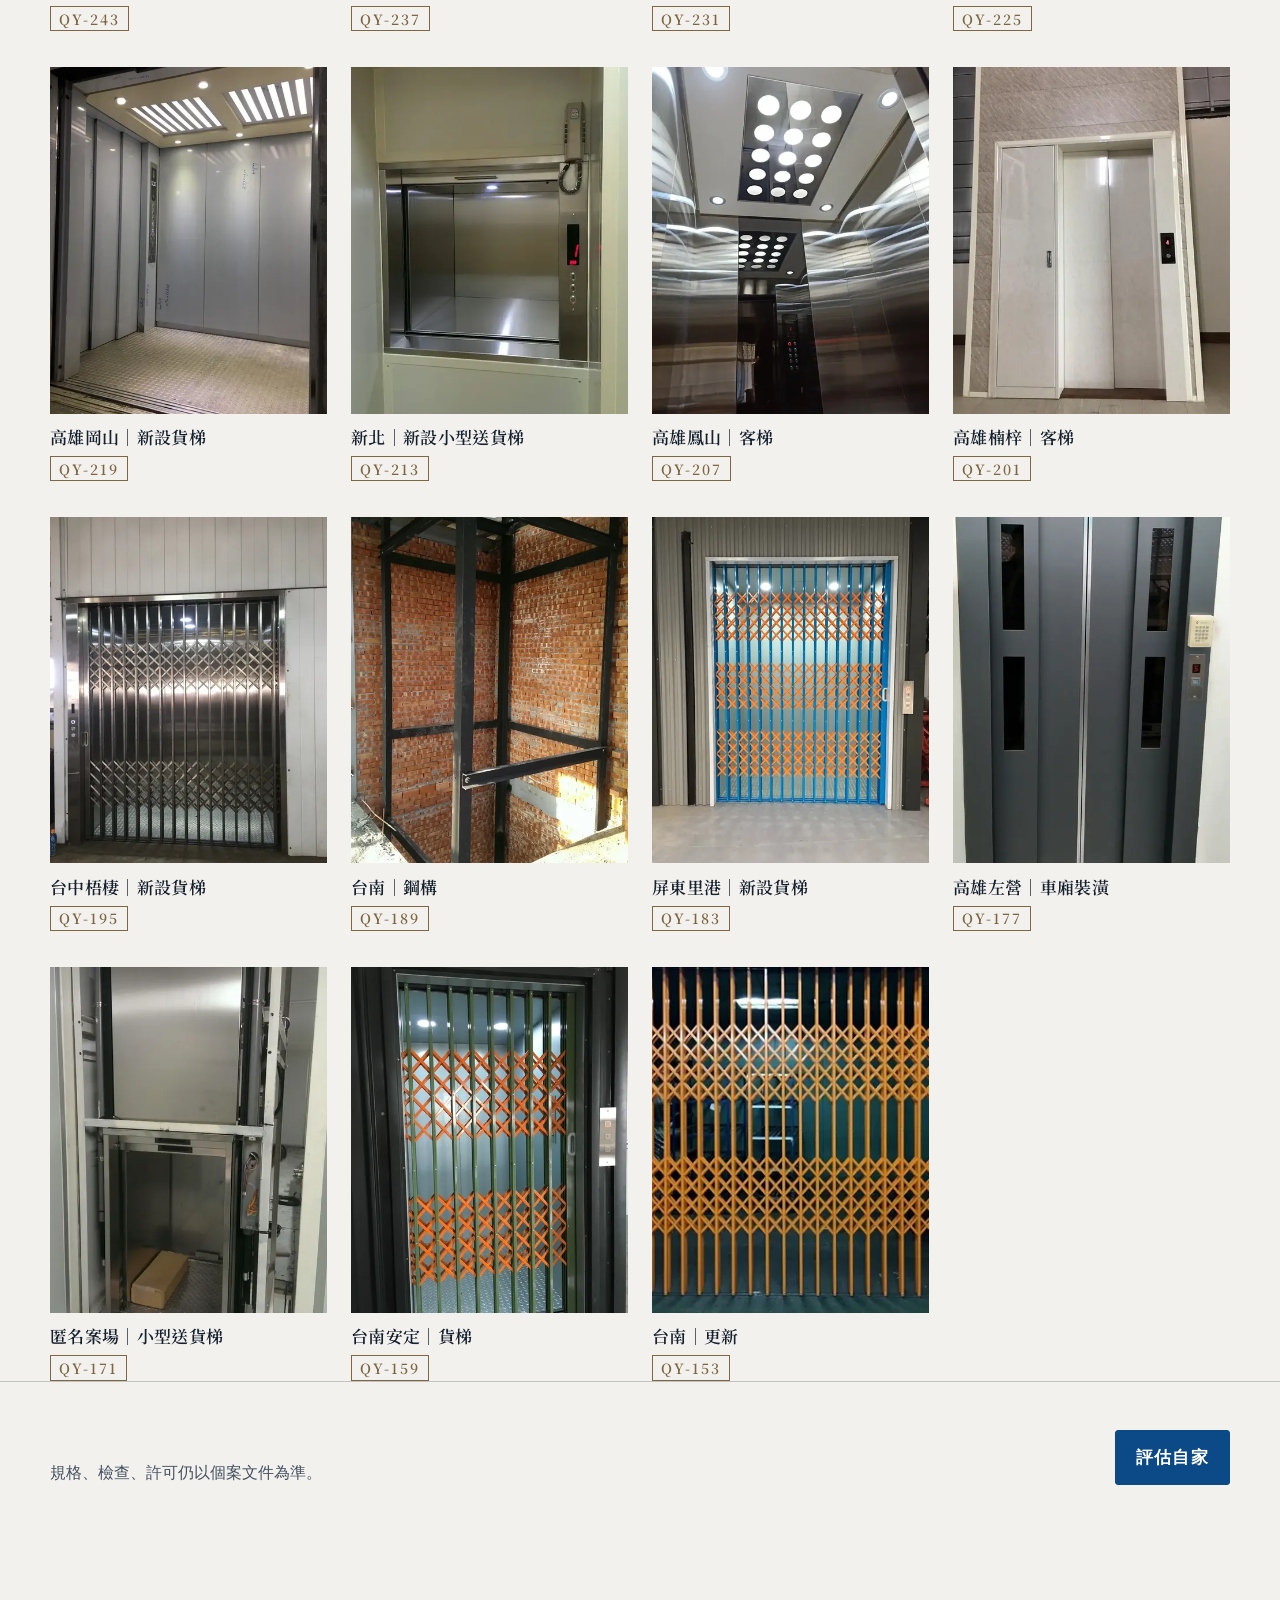
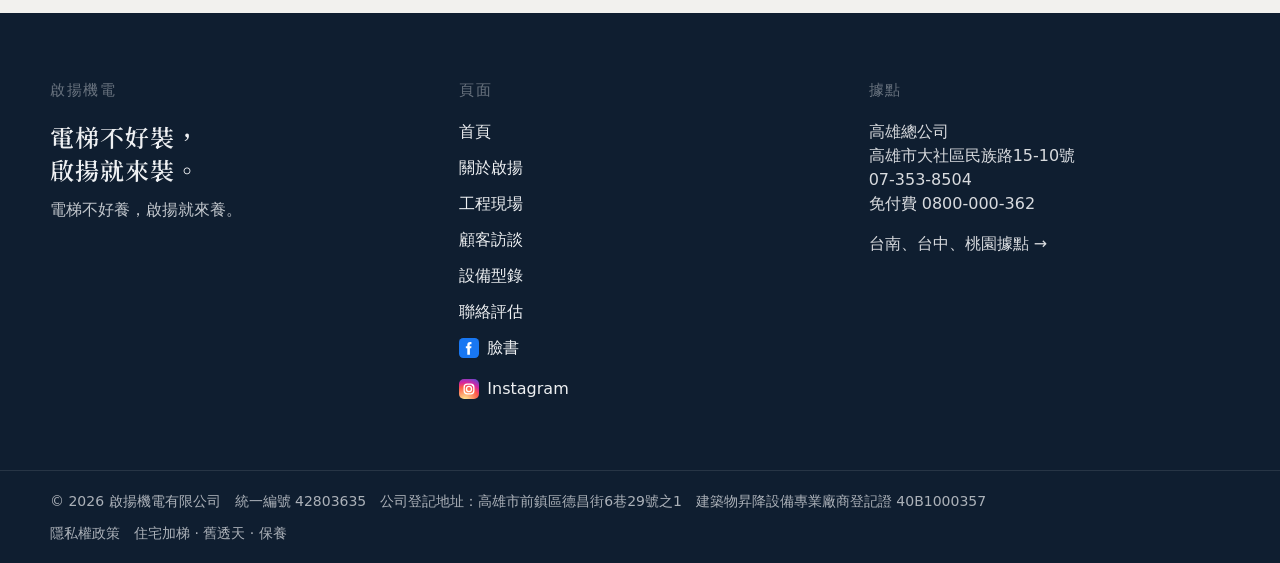
<file: cases/index.html>
<!DOCTYPE html><html lang="zh-Hant-TW"><head><meta charSet="utf-8"/><meta name="viewport" content="width=device-width, initial-scale=1"/><link rel="preload" as="image" href="/brand/chiyang-logo-lockup.png"/><link rel="preconnect" href="https://fonts.googleapis.com"/><link rel="preconnect" href="https://fonts.gstatic.com" crossorigin=""/><link rel="stylesheet" href="https://fonts.googleapis.com/css2?family=Noto+Serif+TC:wght@600;700&amp;display=swap&amp;text=-0123456789BGIQYagmnrst%C2%A9%C2%B7%E2%86%92%E3%80%81%E3%80%82%E4%B8%80%E4%B8%89%E4%B8%8D%E4%B8%AD%E4%B8%BB%E4%BB%81%E4%BB%8D%E4%BB%96%E4%BB%98%E4%BB%A5%E4%BB%B6%E4%BC%B0%E4%BD%8F%E4%BE%86%E4%BE%9D%E4%BF%9D%E4%BF%AE%E5%80%8B%E5%81%9A%E5%82%99%E5%85%8D%E5%85%A7%E5%85%A8%E5%85%AC%E5%85%B6%E5%88%B0%E5%89%8D%E5%8A%A0%E5%8B%98%E5%8C%96%E5%8C%97%E5%8C%BF%E5%8D%80%E5%8D%97%E5%8F%AA%E5%8F%AF%E5%8F%B0%E5%8F%B8%E5%90%88%E5%90%8D%E5%91%88%E5%95%86%E5%95%9F%E5%98%89%E5%9C%92%E5%9C%96%E5%9E%8B%E5%A0%B4%E5%A4%A7%E5%A4%A9%E5%A5%BD%E5%AE%85%E5%AE%89%E5%AE%98%E5%AE%9A%E5%AE%A2%E5%AE%B6%E5%AE%B9%E5%AF%AE%E5%B0%88%E5%B0%8F%E5%B0%B1%E5%B0%BE%E5%B1%8F%E5%B1%B1%E5%B2%A1%E5%B7%9E%E5%B7%A2%E5%B7%A5%E5%B7%A6%E5%B8%82%E5%B9%B3%E5%BA%B7%E5%BB%82%E5%BB%A0%E5%BB%BA%E5%BE%97%E6%88%91%E6%88%B6%E6%89%93%E6%8F%9A%E6%93%9A%E6%94%BF%E6%95%B4%E6%96%87%E6%96%B0%E6%96%BC%E6%97%8F%E6%97%97%E6%98%87%E6%9B%B4%E6%9B%B8%E6%9C%89%E6%9D%B1%E6%9D%BE%E6%9E%97%E6%9F%A5%E6%A0%97%E6%A0%BC%E6%A1%83%E6%A1%88%E6%A2%93%E6%A2%9D%E6%A2%A7%E6%A2%AF%E6%A3%B2%E6%A5%A0%E6%A5%AD%E6%A7%8B%E6%A8%99%E6%A9%8B%E6%A9%9F%E6%AA%A2%E6%AC%8A%E6%AD%A6%E6%AF%8F%E6%B0%91%E6%B0%B8%E6%B3%95%E6%B4%A5%E6%B8%AF%E6%B9%96%E6%BA%96%E6%BD%A2%E6%BD%AD%E6%BD%AE%E7%82%BA%E7%84%A1%E7%85%A7%E7%87%95%E7%87%9F%E7%89%87%E7%89%A9%E7%8F%BE%E7%90%86%E7%94%A8%E7%99%BB%E7%9A%84%E7%9C%8B%E7%A4%99%E7%A4%BE%E7%A7%81%E7%A8%8B%E7%AB%B9%E7%AD%96%E7%AF%89%E7%B4%84%E7%B5%A1%E7%B5%B1%E7%B7%A8%E7%B8%BD%E7%BE%A9%E8%81%AF%E8%83%BD%E8%87%89%E8%87%AA%E8%87%B3%E8%88%87%E8%88%8A%E8%8B%93%E8%8B%97%E8%8D%89%E8%8F%9C%E8%99%8E%E8%99%9F%E8%A3%9D%E8%A5%BF%E8%A6%81%E8%A6%8F%E8%A8%98%E8%A8%AA%E8%A8%AD%E8%A8%B1%E8%A9%95%E8%A9%B1%E8%AA%AA%E8%AB%87%E8%AD%89%E8%B2%A8%E8%B2%BB%E8%B7%AF%E8%B7%B3%E8%BB%8A%E9%80%81%E9%80%8F%E9%81%94%E9%83%A8%E9%87%8C%E9%87%91%E9%8B%BC%E9%8C%84%E9%97%9C%E9%99%8D%E9%99%90%E9%9A%9C%E9%9A%B1%E9%9B%84%E9%9B%85%E9%9B%B2%E9%9B%BB%E9%9D%A2%E9%A0%81%E9%A0%AD%E9%A1%9E%E9%A1%A7%E9%A4%8A%E9%A6%96%E9%AB%98%E9%B3%A5%E9%B3%B3%E9%B9%BF%E9%BB%9E%E9%BC%93%E9%BE%8D%E9%BE%9C%EF%BC%8C%EF%BC%8F%EF%BD%9C" media="print" onload="this.media='all'"/><noscript><link rel="stylesheet" href="https://fonts.googleapis.com/css2?family=Noto+Serif+TC:wght@600;700&amp;display=swap&amp;text=-0123456789BGIQYagmnrst%C2%A9%C2%B7%E2%86%92%E3%80%81%E3%80%82%E4%B8%80%E4%B8%89%E4%B8%8D%E4%B8%AD%E4%B8%BB%E4%BB%81%E4%BB%8D%E4%BB%96%E4%BB%98%E4%BB%A5%E4%BB%B6%E4%BC%B0%E4%BD%8F%E4%BE%86%E4%BE%9D%E4%BF%9D%E4%BF%AE%E5%80%8B%E5%81%9A%E5%82%99%E5%85%8D%E5%85%A7%E5%85%A8%E5%85%AC%E5%85%B6%E5%88%B0%E5%89%8D%E5%8A%A0%E5%8B%98%E5%8C%96%E5%8C%97%E5%8C%BF%E5%8D%80%E5%8D%97%E5%8F%AA%E5%8F%AF%E5%8F%B0%E5%8F%B8%E5%90%88%E5%90%8D%E5%91%88%E5%95%86%E5%95%9F%E5%98%89%E5%9C%92%E5%9C%96%E5%9E%8B%E5%A0%B4%E5%A4%A7%E5%A4%A9%E5%A5%BD%E5%AE%85%E5%AE%89%E5%AE%98%E5%AE%9A%E5%AE%A2%E5%AE%B6%E5%AE%B9%E5%AF%AE%E5%B0%88%E5%B0%8F%E5%B0%B1%E5%B0%BE%E5%B1%8F%E5%B1%B1%E5%B2%A1%E5%B7%9E%E5%B7%A2%E5%B7%A5%E5%B7%A6%E5%B8%82%E5%B9%B3%E5%BA%B7%E5%BB%82%E5%BB%A0%E5%BB%BA%E5%BE%97%E6%88%91%E6%88%B6%E6%89%93%E6%8F%9A%E6%93%9A%E6%94%BF%E6%95%B4%E6%96%87%E6%96%B0%E6%96%BC%E6%97%8F%E6%97%97%E6%98%87%E6%9B%B4%E6%9B%B8%E6%9C%89%E6%9D%B1%E6%9D%BE%E6%9E%97%E6%9F%A5%E6%A0%97%E6%A0%BC%E6%A1%83%E6%A1%88%E6%A2%93%E6%A2%9D%E6%A2%A7%E6%A2%AF%E6%A3%B2%E6%A5%A0%E6%A5%AD%E6%A7%8B%E6%A8%99%E6%A9%8B%E6%A9%9F%E6%AA%A2%E6%AC%8A%E6%AD%A6%E6%AF%8F%E6%B0%91%E6%B0%B8%E6%B3%95%E6%B4%A5%E6%B8%AF%E6%B9%96%E6%BA%96%E6%BD%A2%E6%BD%AD%E6%BD%AE%E7%82%BA%E7%84%A1%E7%85%A7%E7%87%95%E7%87%9F%E7%89%87%E7%89%A9%E7%8F%BE%E7%90%86%E7%94%A8%E7%99%BB%E7%9A%84%E7%9C%8B%E7%A4%99%E7%A4%BE%E7%A7%81%E7%A8%8B%E7%AB%B9%E7%AD%96%E7%AF%89%E7%B4%84%E7%B5%A1%E7%B5%B1%E7%B7%A8%E7%B8%BD%E7%BE%A9%E8%81%AF%E8%83%BD%E8%87%89%E8%87%AA%E8%87%B3%E8%88%87%E8%88%8A%E8%8B%93%E8%8B%97%E8%8D%89%E8%8F%9C%E8%99%8E%E8%99%9F%E8%A3%9D%E8%A5%BF%E8%A6%81%E8%A6%8F%E8%A8%98%E8%A8%AA%E8%A8%AD%E8%A8%B1%E8%A9%95%E8%A9%B1%E8%AA%AA%E8%AB%87%E8%AD%89%E8%B2%A8%E8%B2%BB%E8%B7%AF%E8%B7%B3%E8%BB%8A%E9%80%81%E9%80%8F%E9%81%94%E9%83%A8%E9%87%8C%E9%87%91%E9%8B%BC%E9%8C%84%E9%97%9C%E9%99%8D%E9%99%90%E9%9A%9C%E9%9A%B1%E9%9B%84%E9%9B%85%E9%9B%B2%E9%9B%BB%E9%9D%A2%E9%A0%81%E9%A0%AD%E9%A1%9E%E9%A1%A7%E9%A4%8A%E9%A6%96%E9%AB%98%E9%B3%A5%E9%B3%B3%E9%B9%BF%E9%BB%9E%E9%BC%93%E9%BE%8D%E9%BE%9C%EF%BC%8C%EF%BC%8F%EF%BD%9C"/></noscript><link rel="stylesheet" href="/assets/styles-v12.css?v=38" data-precedence="default"/><title>工程現場｜啟揚機電</title><meta name="description" content="舊透天、空間窄、地板不能大挖。電梯不好裝，啟揚就來裝；不好養，啟揚就來養。"/><meta name="theme-color" content="#ffffff"/><meta name="robots" content="index, follow"/><link rel="icon" type="image/svg+xml" href="/favicon.svg"/><link rel="apple-touch-icon" href="/brand/logo-square.jpg"/><link rel="canonical" href="https://chiyang9982.com.tw/cases/"/><meta property="og:type" content="website"/><meta property="og:site_name" content="啟揚機電"/><meta property="og:locale" content="zh_TW"/><meta property="og:title" content="工程現場｜啟揚機電"/><meta property="og:description" content="舊透天、空間窄、地板不能大挖。電梯不好裝，啟揚就來裝；不好養，啟揚就來養。"/><meta property="og:url" content="https://chiyang9982.com.tw/cases/"/><meta property="og:image" content="https://chiyang9982.com.tw/og.jpg?v=13"/><meta property="og:image:width" content="1200"/><meta property="og:image:height" content="630"/><meta name="twitter:card" content="summary_large_image"/><!-- Google tag (gtag.js) -->
<script>(function(){var d=0;function L(){if(d)return;d=1;var s=document.createElement("script");s.async=1;s.src="https://www.googletagmanager.com/gtag/js?id=AW-854591160";document.head.appendChild(s);}["pointerdown","keydown","touchstart","scroll"].forEach(function(t){addEventListener(t,L,{once:true,passive:true,capture:true});});addEventListener("load",function(){setTimeout(L,2500);});})();</script>
<script>
window.dataLayer=window.dataLayer||[];function gtag(){dataLayer.push(arguments);}
gtag('js',new Date());gtag('config','AW-854591160');gtag('config','G-MY53ERRNRC');
(function(){var FORM='AW-854591160/nziFCPHO0KcDELiNwJcD',PHONE='AW-854591160/a-zQCN6W4awdELiNwJcD',FR=/forms\.gle|docs\.google\.com\/forms/;
document.addEventListener('click',function(e){var a=e.target&&e.target.closest?e.target.closest('a[href]'):null;if(!a)return;var h=a.getAttribute('href')||'';
if(h.indexOf('tel:')===0){gtag('event','conversion',{send_to:PHONE});gtag('event','phone_click',{link_url:h});}
else if(FR.test(h)){gtag('event','form_click',{link_url:h});}
else if(/facebook\.com|instagram\.com/.test(h)){gtag('event','social_click',{link_url:h,link_text:(a.innerText||a.getAttribute('aria-label')||'').trim().slice(0,40)});}},true);
document.addEventListener('submit',function(e){var f=e.target;if(f&&FR.test(f.action||'')){gtag('event','conversion',{send_to:FORM});gtag('event','generate_lead');}},true);})();
</script>
</head><body><a class="skip-link" href="#main">跳至主要內容</a><header class="border-b border-line bg-bg md:sticky md:top-0 md:z-40"><div class="shell flex items-center justify-between gap-4 py-3"><a href="/" class="flex items-center no-underline"><img src="/brand/chiyang-logo-lockup.png" alt="啟揚機電有限公司" width="180" height="50" class="h-11 w-auto"/></a><nav class="hidden items-center gap-8 md:flex" aria-label="主要導覽"><a href="/" class="text-base tracking-wide no-underline hover:text-seal">首頁</a><a href="/about" class="text-base tracking-wide no-underline hover:text-seal">關於啟揚</a><a class="text-base tracking-wide no-underline hover:text-seal active" href="/cases" data-status="active" aria-current="page">工程現場</a><a href="/stories" class="text-base tracking-wide no-underline hover:text-seal">顧客訪談</a><a href="/equipment" class="text-base tracking-wide no-underline hover:text-seal">設備型錄</a><a href="/contact" class="text-base tracking-wide no-underline hover:text-seal">聯絡評估</a></nav><div class="hidden items-center gap-5 md:flex"><a href="https://www.facebook.com/profile.php?id=100064054864315" target="_blank" rel="noopener noreferrer" class="inline-flex items-center gap-2 no-underline hover:opacity-80" aria-label="啟揚機電臉書"><svg viewBox="0 0 24 24" class="h-6 w-6" aria-hidden="true"><rect width="24" height="24" rx="5" fill="#1877F2"></rect><path fill="#fff" d="M15.12 12.43h-2.05V20h-3.12v-7.57H8.2v-2.66h1.75V8.3c0-1.73 1.04-3.36 3.46-3.36.7 0 1.54.12 1.54.12v2.4h-.87c-.98 0-1.29.61-1.29 1.24v1.07h2.2l-.35 2.66z"></path></svg><span class="text-base">臉書</span></a><a href="https://www.instagram.com/chiyang.elevator/" target="_blank" rel="noopener noreferrer" class="inline-flex items-center gap-2 no-underline hover:opacity-80" aria-label="啟揚機電 Instagram"><svg viewBox="0 0 24 24" class="h-6 w-6" aria-hidden="true"><defs><radialGradient id="_R_2ml6_" cx="30%" cy="107%" r="150%"><stop offset="0%" stop-color="#fdf497"></stop><stop offset="45%" stop-color="#fd5949"></stop><stop offset="60%" stop-color="#d6249f"></stop><stop offset="90%" stop-color="#285AEB"></stop></radialGradient></defs><rect width="24" height="24" rx="6" fill="url(#_R_2ml6_)"></rect><rect x="6.2" y="6.2" width="11.6" height="11.6" rx="3.6" fill="none" stroke="#fff" stroke-width="1.55"></rect><circle cx="12" cy="12" r="3.05" fill="none" stroke="#fff" stroke-width="1.55"></circle><circle cx="16.15" cy="7.85" r="0.9" fill="#fff"></circle></svg><span class="text-base">IG</span></a><a href="tel:+88673538504" class="text-base tracking-wide no-underline">07-353-8504</a><a href="/contact#lead" class="btn btn-primary">我家能不能裝</a></div></div><nav class="mnav" aria-label="主要導覽"><a href="/">首頁</a><a href="/about">關於</a><a href="/cases" aria-current="page">現場</a><a href="/stories">訪談</a><a href="/equipment">型錄</a><a href="/contact">聯絡</a></nav></header><!--$--><main id="main" class="pb-20"><section class="border-b border-line py-12"><div class="shell"><p class="kicker">工程現場</p><h1 class="display mt-3 max-w-2xl text-4xl sm:text-5xl">工程現場，依設備類型整理</h1><p class="mt-4 max-w-xl text-base text-fg-muted">以案場編號呈現，只標照片看得到的做法。每戶條件以現勘、圖說與合約為準。</p><div class="mt-8 flex flex-wrap gap-2 case-filters" role="group" aria-label="依設備類型篩選"><button type="button" class="btn btn-ghost case-filter" data-kind="all" aria-pressed="true">全部<span class="count">79</span></button><button type="button" class="btn btn-ghost case-filter" data-kind="home" aria-pressed="false">客梯／家用梯<span class="count">32</span></button><button type="button" class="btn btn-ghost case-filter" data-kind="freight" aria-pressed="false">貨梯<span class="count">15</span></button><button type="button" class="btn btn-ghost case-filter" data-kind="kitchen" aria-pressed="false">菜梯／小型送貨梯<span class="count">6</span></button><button type="button" class="btn btn-ghost case-filter" data-kind="access" aria-pressed="false">無障礙<span class="count">5</span></button><button type="button" class="btn btn-ghost case-filter" data-kind="renovate" aria-pressed="false">整修／更新<span class="count">4</span></button><button type="button" class="btn btn-ghost case-filter" data-kind="other" aria-pressed="false">其他工程<span class="count">17</span></button></div></div></section><section class="shell mt-10 case-grid" id="case-list" aria-live="polite"><article id="QY-750" data-kind="home"><img src="/images/works/qy-750.webp" srcset="/images/works/sm/qy-750.webp 480w, /images/works/qy-750.webp 960w" sizes="(min-width: 1024px) 320px, (min-width: 640px) 45vw, 92vw" fetchpriority="high" alt="高雄三民｜家用梯" width="960" height="1280" decoding="async"/><div class="cap"><h2>高雄三民｜家用梯</h2><span class="chop">QY-750</span></div></article><article id="QY-720" data-kind="other"><img src="/images/works/qy-720.webp" srcset="/images/works/sm/qy-720.webp 480w, /images/works/qy-720.webp 720w" sizes="(min-width: 1024px) 320px, (min-width: 640px) 45vw, 92vw" alt="台南東區｜電梯" width="720" height="1280" decoding="async"/><div class="cap"><h2>台南東區｜電梯</h2><span class="chop">QY-720</span></div></article><article id="QY-770" data-kind="home"><img src="/images/works/qy-770.webp" srcset="/images/works/sm/qy-770.webp 480w, /images/works/qy-770.webp 1059w" sizes="(min-width: 1024px) 320px, (min-width: 640px) 45vw, 92vw" alt="高雄楠梓｜客梯" width="1059" height="1303" loading="lazy" decoding="async"/><div class="cap"><h2>高雄楠梓｜客梯</h2><span class="chop">QY-770</span></div></article><article id="QY-730" data-kind="home"><img src="/images/works/qy-730.webp" srcset="/images/works/sm/qy-730.webp 480w, /images/works/qy-730.webp 960w" sizes="(min-width: 1024px) 320px, (min-width: 640px) 45vw, 92vw" alt="台南南區｜家用梯" width="960" height="1280" loading="lazy" decoding="async"/><div class="cap"><h2>台南南區｜家用梯</h2><span class="chop">QY-730</span></div></article><article id="QY-740" data-kind="home"><img src="/images/works/qy-740.webp" srcset="/images/works/sm/qy-740.webp 480w, /images/works/qy-740.webp 1050w" sizes="(min-width: 1024px) 320px, (min-width: 640px) 45vw, 92vw" alt="桃園龜山｜家用梯" width="1050" height="1400" loading="lazy" decoding="async"/><div class="cap"><h2>桃園龜山｜家用梯</h2><span class="chop">QY-740</span></div></article><article id="QY-760" data-kind="home"><img src="/images/works/qy-760.webp" srcset="/images/works/sm/qy-760.webp 480w, /images/works/qy-760.webp 805w" sizes="(min-width: 1024px) 320px, (min-width: 640px) 45vw, 92vw" alt="新竹｜家用梯" width="805" height="1115" loading="lazy" decoding="async"/><div class="cap"><h2>新竹｜家用梯</h2><span class="chop">QY-760</span></div></article><article id="QY-715" data-kind="home"><img src="/images/works/qy-715.webp" srcset="/images/works/sm/qy-715.webp 480w, /images/works/qy-715.webp 1050w" sizes="(min-width: 1024px) 320px, (min-width: 640px) 45vw, 92vw" alt="高雄梓官｜家用梯" width="1050" height="1400" loading="lazy" decoding="async"/><div class="cap"><h2>高雄梓官｜家用梯</h2><span class="chop">QY-715</span></div></article><article id="QY-709" data-kind="other"><img src="/images/works/qy-709.webp" srcset="/images/works/sm/qy-709.webp 480w, /images/works/qy-709.webp 785w" sizes="(min-width: 1024px) 320px, (min-width: 640px) 45vw, 92vw" alt="台南新化｜電梯" width="785" height="1105" loading="lazy" decoding="async"/><div class="cap"><h2>台南新化｜電梯</h2><span class="chop">QY-709</span></div></article><article id="QY-699" data-kind="freight"><img src="/images/works/qy-699.webp" srcset="/images/works/sm/qy-699.webp 480w, /images/works/qy-699.webp 960w" sizes="(min-width: 1024px) 320px, (min-width: 640px) 45vw, 92vw" alt="高雄燕巢｜貨梯" width="960" height="1280" loading="lazy" decoding="async"/><div class="cap"><h2>高雄燕巢｜貨梯</h2><span class="chop">QY-699</span></div></article><article id="QY-689" data-kind="home"><img src="/images/works/qy-689.webp" srcset="/images/works/sm/qy-689.webp 480w, /images/works/qy-689.webp 1050w" sizes="(min-width: 1024px) 320px, (min-width: 640px) 45vw, 92vw" alt="高雄鳳山｜客梯" width="1050" height="1400" loading="lazy" decoding="async"/><div class="cap"><h2>高雄鳳山｜客梯</h2><span class="chop">QY-689</span></div></article><article id="QY-679" data-kind="home"><img src="/images/works/qy-679.webp" srcset="/images/works/sm/qy-679.webp 480w, /images/works/qy-679.webp 715w" sizes="(min-width: 1024px) 320px, (min-width: 640px) 45vw, 92vw" alt="台南北區｜家用梯" width="715" height="879" loading="lazy" decoding="async"/><div class="cap"><h2>台南北區｜家用梯</h2><span class="chop">QY-679</span></div></article><article id="QY-549" data-kind="other"><img src="/images/works/qy-549.webp" srcset="/images/works/sm/qy-549.webp 480w, /images/works/qy-549.webp 960w" sizes="(min-width: 1024px) 320px, (min-width: 640px) 45vw, 92vw" alt="台南東區｜電梯" width="960" height="1280" loading="lazy" decoding="async"/><div class="cap"><h2>台南東區｜電梯</h2><span class="chop">QY-549</span></div></article><article id="QY-591" data-kind="other"><img src="/images/works/qy-591.webp" srcset="/images/works/sm/qy-591.webp 480w, /images/works/qy-591.webp 960w" sizes="(min-width: 1024px) 320px, (min-width: 640px) 45vw, 92vw" alt="台南安平｜電梯" width="960" height="1280" loading="lazy" decoding="async"/><div class="cap"><h2>台南安平｜電梯</h2><span class="chop">QY-591</span></div></article><article id="QY-615" data-kind="home"><img src="/images/works/qy-615.webp" srcset="/images/works/sm/qy-615.webp 480w, /images/works/qy-615.webp 1050w" sizes="(min-width: 1024px) 320px, (min-width: 640px) 45vw, 92vw" alt="高雄旗山｜客梯" width="1050" height="1400" loading="lazy" decoding="async"/><div class="cap"><h2>高雄旗山｜客梯</h2><span class="chop">QY-615</span></div></article><article id="QY-567" data-kind="other"><img src="/images/works/qy-567.webp" srcset="/images/works/sm/qy-567.webp 480w, /images/works/qy-567.webp 764w" sizes="(min-width: 1024px) 320px, (min-width: 640px) 45vw, 92vw" alt="高雄鳳山｜電梯" width="764" height="1201" loading="lazy" decoding="async"/><div class="cap"><h2>高雄鳳山｜電梯</h2><span class="chop">QY-567</span></div></article><article id="QY-651" data-kind="home"><img src="/images/works/qy-651.webp" srcset="/images/works/sm/qy-651.webp 480w, /images/works/qy-651.webp 960w" sizes="(min-width: 1024px) 320px, (min-width: 640px) 45vw, 92vw" alt="新竹｜家用梯" width="960" height="1280" loading="lazy" decoding="async"/><div class="cap"><h2>新竹｜家用梯</h2><span class="chop">QY-651</span></div></article><article id="QY-555" data-kind="other"><img src="/images/works/qy-555.webp" srcset="/images/works/sm/qy-555.webp 480w, /images/works/qy-555.webp 1050w" sizes="(min-width: 1024px) 320px, (min-width: 640px) 45vw, 92vw" alt="高雄仁武｜電梯" width="1050" height="1400" loading="lazy" decoding="async"/><div class="cap"><h2>高雄仁武｜電梯</h2><span class="chop">QY-555</span></div></article><article id="QY-639" data-kind="other"><img src="/images/works/qy-639.webp" srcset="/images/works/sm/qy-639.webp 480w, /images/works/qy-639.webp 1050w" sizes="(min-width: 1024px) 320px, (min-width: 640px) 45vw, 92vw" alt="高雄小港｜電梯" width="1050" height="1400" loading="lazy" decoding="async"/><div class="cap"><h2>高雄小港｜電梯</h2><span class="chop">QY-639</span></div></article><article id="QY-627" data-kind="other"><img src="/images/works/qy-627.webp" srcset="/images/works/sm/qy-627.webp 480w, /images/works/qy-627.webp 960w" sizes="(min-width: 1024px) 320px, (min-width: 640px) 45vw, 92vw" alt="雲林虎尾｜電梯" width="960" height="1280" loading="lazy" decoding="async"/><div class="cap"><h2>雲林虎尾｜電梯</h2><span class="chop">QY-627</span></div></article><article id="QY-579" data-kind="home"><img src="/images/works/qy-579.webp" srcset="/images/works/sm/qy-579.webp 480w, /images/works/qy-579.webp 1050w" sizes="(min-width: 1024px) 320px, (min-width: 640px) 45vw, 92vw" alt="高雄林園｜客梯" width="1050" height="1400" loading="lazy" decoding="async"/><div class="cap"><h2>高雄林園｜客梯</h2><span class="chop">QY-579</span></div></article><article id="QY-603" data-kind="kitchen"><img src="/images/works/qy-603.webp" srcset="/images/works/sm/qy-603.webp 480w, /images/works/qy-603.webp 789w" sizes="(min-width: 1024px) 320px, (min-width: 640px) 45vw, 92vw" alt="桃園｜菜梯" width="789" height="1042" loading="lazy" decoding="async"/><div class="cap"><h2>桃園｜菜梯</h2><span class="chop">QY-603</span></div></article><article id="QY-663" data-kind="other"><img src="/images/works/qy-663.webp" srcset="/images/works/sm/qy-663.webp 480w, /images/works/qy-663.webp 835w" sizes="(min-width: 1024px) 320px, (min-width: 640px) 45vw, 92vw" alt="高雄楠梓｜電梯" width="835" height="1153" loading="lazy" decoding="async"/><div class="cap"><h2>高雄楠梓｜電梯</h2><span class="chop">QY-663</span></div></article><article id="QY-675" data-kind="other"><img src="/images/works/qy-675.webp" srcset="/images/works/sm/qy-675.webp 480w, /images/works/qy-675.webp 900w" sizes="(min-width: 1024px) 320px, (min-width: 640px) 45vw, 92vw" alt="台北內湖｜電梯" width="900" height="1200" loading="lazy" decoding="async"/><div class="cap"><h2>台北內湖｜電梯</h2><span class="chop">QY-675</span></div></article><article id="QY-543" data-kind="home"><img src="/images/works/qy-543.webp" srcset="/images/works/sm/qy-543.webp 480w, /images/works/qy-543.webp 960w" sizes="(min-width: 1024px) 320px, (min-width: 640px) 45vw, 92vw" alt="新竹｜家用梯" width="960" height="1280" loading="lazy" decoding="async"/><div class="cap"><h2>新竹｜家用梯</h2><span class="chop">QY-543</span></div></article><article id="QY-531" data-kind="other"><img src="/images/works/qy-531.webp" srcset="/images/works/sm/qy-531.webp 480w, /images/works/qy-531.webp 960w" sizes="(min-width: 1024px) 320px, (min-width: 640px) 45vw, 92vw" alt="雲林虎尾｜電梯" width="960" height="1280" loading="lazy" decoding="async"/><div class="cap"><h2>雲林虎尾｜電梯</h2><span class="chop">QY-531</span></div></article><article id="QY-480" data-kind="access"><img src="/images/works/qy-480.webp" srcset="/images/works/sm/qy-480.webp 480w, /images/works/qy-480.webp 960w" sizes="(min-width: 1024px) 320px, (min-width: 640px) 45vw, 92vw" alt="台南｜無障礙" width="960" height="1280" loading="lazy" decoding="async"/><div class="cap"><h2>台南｜無障礙</h2><span class="chop">QY-480</span></div></article><article id="QY-504" data-kind="freight"><img src="/images/works/qy-504.webp" srcset="/images/works/sm/qy-504.webp 480w, /images/works/qy-504.webp 976w" sizes="(min-width: 1024px) 320px, (min-width: 640px) 45vw, 92vw" alt="高雄苓雅｜貨梯" width="976" height="1192" loading="lazy" decoding="async"/><div class="cap"><h2>高雄苓雅｜貨梯</h2><span class="chop">QY-504</span></div></article><article id="QY-468" data-kind="other"><img src="/images/works/qy-468.webp" srcset="/images/works/sm/qy-468.webp 480w, /images/works/qy-468.webp 960w" sizes="(min-width: 1024px) 320px, (min-width: 640px) 45vw, 92vw" alt="台北內湖｜電梯" width="960" height="1280" loading="lazy" decoding="async"/><div class="cap"><h2>台北內湖｜電梯</h2><span class="chop">QY-468</span></div></article><article id="QY-492" data-kind="home"><img src="/images/works/qy-492.webp" srcset="/images/works/sm/qy-492.webp 480w, /images/works/qy-492.webp 1034w" sizes="(min-width: 1024px) 320px, (min-width: 640px) 45vw, 92vw" alt="高雄鳥松｜客梯" width="1034" height="1380" loading="lazy" decoding="async"/><div class="cap"><h2>高雄鳥松｜客梯</h2><span class="chop">QY-492</span></div></article><article id="QY-516" data-kind="freight"><img src="/images/works/qy-516.webp" srcset="/images/works/sm/qy-516.webp 480w, /images/works/qy-516.webp 960w" sizes="(min-width: 1024px) 320px, (min-width: 640px) 45vw, 92vw" alt="高雄岡山｜貨梯" width="960" height="1280" loading="lazy" decoding="async"/><div class="cap"><h2>高雄岡山｜貨梯</h2><span class="chop">QY-516</span></div></article><article id="QY-444" data-kind="home"><img src="/images/works/qy-444.webp" srcset="/images/works/sm/qy-444.webp 480w, /images/works/qy-444.webp 1050w" sizes="(min-width: 1024px) 320px, (min-width: 640px) 45vw, 92vw" alt="高雄路竹｜客梯" width="1050" height="1400" loading="lazy" decoding="async"/><div class="cap"><h2>高雄路竹｜客梯</h2><span class="chop">QY-444</span></div></article><article id="QY-441" data-kind="other"><img src="/images/works/qy-441.webp" srcset="/images/works/sm/qy-441.webp 480w, /images/works/qy-441.webp 960w" sizes="(min-width: 1024px) 320px, (min-width: 640px) 45vw, 92vw" alt="高雄大寮｜電梯" width="960" height="1280" loading="lazy" decoding="async"/><div class="cap"><h2>高雄大寮｜電梯</h2><span class="chop">QY-441</span></div></article><article id="QY-437" data-kind="home"><img src="/images/works/qy-437.webp" srcset="/images/works/sm/qy-437.webp 480w, /images/works/qy-437.webp 960w" sizes="(min-width: 1024px) 320px, (min-width: 640px) 45vw, 92vw" alt="嘉義東區｜客梯" width="960" height="1280" loading="lazy" decoding="async"/><div class="cap"><h2>嘉義東區｜客梯</h2><span class="chop">QY-437</span></div></article><article id="QY-456" data-kind="other"><img src="/images/works/qy-456.webp" srcset="/images/works/sm/qy-456.webp 480w, /images/works/qy-456.webp 932w" sizes="(min-width: 1024px) 320px, (min-width: 640px) 45vw, 92vw" alt="高雄仁武｜電梯" width="932" height="1400" loading="lazy" decoding="async"/><div class="cap"><h2>高雄仁武｜電梯</h2><span class="chop">QY-456</span></div></article><article id="QY-528" data-kind="access"><img src="/images/works/qy-528.webp" srcset="/images/works/sm/qy-528.webp 480w, /images/works/qy-528.webp 868w" sizes="(min-width: 1024px) 320px, (min-width: 640px) 45vw, 92vw" alt="高雄三民｜無障礙" width="868" height="1158" loading="lazy" decoding="async"/><div class="cap"><h2>高雄三民｜無障礙</h2><span class="chop">QY-528</span></div></article><article id="QY-428" data-kind="home"><img src="/images/works/qy-428.webp" srcset="/images/works/sm/qy-428.webp 480w, /images/works/qy-428.webp 960w" sizes="(min-width: 1024px) 320px, (min-width: 640px) 45vw, 92vw" alt="台南中西區｜客梯" width="960" height="1280" loading="lazy" decoding="async"/><div class="cap"><h2>台南中西區｜客梯</h2><span class="chop">QY-428</span></div></article><article id="QY-408" data-kind="freight"><img src="/images/works/qy-408.webp" srcset="/images/works/sm/qy-408.webp 480w, /images/works/qy-408.webp 960w" sizes="(min-width: 1024px) 320px, (min-width: 640px) 45vw, 92vw" alt="高雄左營｜貨梯" width="960" height="1280" loading="lazy" decoding="async"/><div class="cap"><h2>高雄左營｜貨梯</h2><span class="chop">QY-408</span></div></article><article id="QY-432" data-kind="freight"><img src="/images/works/qy-432.webp" srcset="/images/works/sm/qy-432.webp 480w, /images/works/qy-432.webp 1100w" sizes="(min-width: 1024px) 320px, (min-width: 640px) 45vw, 92vw" alt="桃園龍潭｜貨梯" width="1100" height="825" loading="lazy" decoding="async"/><div class="cap"><h2>桃園龍潭｜貨梯</h2><span class="chop">QY-432</span></div></article><article id="QY-354" data-kind="home"><img src="/images/works/qy-354.webp" srcset="/images/works/sm/qy-354.webp 480w, /images/works/qy-354.webp 960w" sizes="(min-width: 1024px) 320px, (min-width: 640px) 45vw, 92vw" alt="台南北區｜客梯" width="960" height="1280" loading="lazy" decoding="async"/><div class="cap"><h2>台南北區｜客梯</h2><span class="chop">QY-354</span></div></article><article id="QY-387" data-kind="home"><img src="/images/works/qy-387.webp" srcset="/images/works/sm/qy-387.webp 480w, /images/works/qy-387.webp 960w" sizes="(min-width: 1024px) 320px, (min-width: 640px) 45vw, 92vw" alt="高雄楠梓｜客梯" width="960" height="1280" loading="lazy" decoding="async"/><div class="cap"><h2>高雄楠梓｜客梯</h2><span class="chop">QY-387</span></div></article><article id="QY-395" data-kind="other"><img src="/images/works/qy-395.webp" srcset="/images/works/sm/qy-395.webp 480w, /images/works/qy-395.webp 960w" sizes="(min-width: 1024px) 320px, (min-width: 640px) 45vw, 92vw" alt="高雄鼓山｜電梯" width="960" height="1280" loading="lazy" decoding="async"/><div class="cap"><h2>高雄鼓山｜電梯</h2><span class="chop">QY-395</span></div></article><article id="QY-370" data-kind="home"><img src="/images/works/qy-370.webp" srcset="/images/works/sm/qy-370.webp 480w, /images/works/qy-370.webp 960w" sizes="(min-width: 1024px) 320px, (min-width: 640px) 45vw, 92vw" alt="高雄鳳山｜客梯" width="960" height="1280" loading="lazy" decoding="async"/><div class="cap"><h2>高雄鳳山｜客梯</h2><span class="chop">QY-370</span></div></article><article id="QY-383" data-kind="freight"><img src="/images/works/qy-383.webp" srcset="/images/works/sm/qy-383.webp 480w, /images/works/qy-383.webp 960w" sizes="(min-width: 1024px) 320px, (min-width: 640px) 45vw, 92vw" alt="台南永康｜貨梯" width="960" height="1280" loading="lazy" decoding="async"/><div class="cap"><h2>台南永康｜貨梯</h2><span class="chop">QY-383</span></div></article><article id="QY-398" data-kind="home"><img src="/images/works/qy-398.webp" srcset="/images/works/sm/qy-398.webp 480w, /images/works/qy-398.webp 960w" sizes="(min-width: 1024px) 320px, (min-width: 640px) 45vw, 92vw" alt="台東達仁｜客梯" width="960" height="1280" loading="lazy" decoding="async"/><div class="cap"><h2>台東達仁｜客梯</h2><span class="chop">QY-398</span></div></article><article id="QY-403" data-kind="access"><img src="/images/works/qy-403.webp" srcset="/images/works/sm/qy-403.webp 480w, /images/works/qy-403.webp 960w" sizes="(min-width: 1024px) 320px, (min-width: 640px) 45vw, 92vw" alt="嘉義鹿草｜無障礙" width="960" height="1280" loading="lazy" decoding="async"/><div class="cap"><h2>嘉義鹿草｜無障礙</h2><span class="chop">QY-403</span></div></article><article id="QY-362" data-kind="home"><img src="/images/works/qy-362.webp" srcset="/images/works/sm/qy-362.webp 480w, /images/works/qy-362.webp 960w" sizes="(min-width: 1024px) 320px, (min-width: 640px) 45vw, 92vw" alt="高雄前金｜客梯" width="960" height="1280" loading="lazy" decoding="async"/><div class="cap"><h2>高雄前金｜客梯</h2><span class="chop">QY-362</span></div></article><article id="QY-418" data-kind="home"><img src="/images/works/qy-418.webp" srcset="/images/works/sm/qy-418.webp 480w, /images/works/qy-418.webp 524w" sizes="(min-width: 1024px) 320px, (min-width: 640px) 45vw, 92vw" alt="屏東｜客梯" width="524" height="781" loading="lazy" decoding="async"/><div class="cap"><h2>屏東｜客梯</h2><span class="chop">QY-418</span></div></article><article id="QY-378" data-kind="kitchen"><img src="/images/works/qy-378.webp" srcset="/images/works/sm/qy-378.webp 480w, /images/works/qy-378.webp 960w" sizes="(min-width: 1024px) 320px, (min-width: 640px) 45vw, 92vw" alt="屏東潮州｜小型送貨梯" width="960" height="1280" loading="lazy" decoding="async"/><div class="cap"><h2>屏東潮州｜小型送貨梯</h2><span class="chop">QY-378</span></div></article><article id="QY-344" data-kind="home"><img src="/images/works/qy-344.webp" srcset="/images/works/sm/qy-344.webp 480w, /images/works/qy-344.webp 1050w" sizes="(min-width: 1024px) 320px, (min-width: 640px) 45vw, 92vw" alt="高雄楠梓｜客梯" width="1050" height="1400" loading="lazy" decoding="async"/><div class="cap"><h2>高雄楠梓｜客梯</h2><span class="chop">QY-344</span></div></article><article id="QY-339" data-kind="freight"><img src="/images/works/qy-339.webp" srcset="/images/works/sm/qy-339.webp 480w, /images/works/qy-339.webp 1050w" sizes="(min-width: 1024px) 320px, (min-width: 640px) 45vw, 92vw" alt="台南安南｜新設貨梯" width="1050" height="1400" loading="lazy" decoding="async"/><div class="cap"><h2>台南安南｜新設貨梯</h2><span class="chop">QY-339</span></div></article><article id="QY-336" data-kind="home"><img src="/images/works/qy-336.webp" srcset="/images/works/sm/qy-336.webp 480w, /images/works/qy-336.webp 1050w" sizes="(min-width: 1024px) 320px, (min-width: 640px) 45vw, 92vw" alt="高雄鳳山｜新設客梯" width="1050" height="1400" loading="lazy" decoding="async"/><div class="cap"><h2>高雄鳳山｜新設客梯</h2><span class="chop">QY-336</span></div></article><article id="QY-333" data-kind="home"><img src="/images/works/qy-333.webp" srcset="/images/works/sm/qy-333.webp 480w, /images/works/qy-333.webp 1100w" sizes="(min-width: 1024px) 320px, (min-width: 640px) 45vw, 92vw" alt="高雄路竹｜新設客梯" width="1100" height="825" loading="lazy" decoding="async"/><div class="cap"><h2>高雄路竹｜新設客梯</h2><span class="chop">QY-333</span></div></article><article id="QY-327" data-kind="freight"><img src="/images/works/qy-327.webp" srcset="/images/works/sm/qy-327.webp 480w, /images/works/qy-327.webp 1050w" sizes="(min-width: 1024px) 320px, (min-width: 640px) 45vw, 92vw" alt="台南安南｜新設貨梯" width="1050" height="1400" loading="lazy" decoding="async"/><div class="cap"><h2>台南安南｜新設貨梯</h2><span class="chop">QY-327</span></div></article><article id="QY-321" data-kind="home"><img src="/images/works/qy-321.webp" srcset="/images/works/sm/qy-321.webp 480w, /images/works/qy-321.webp 1050w" sizes="(min-width: 1024px) 320px, (min-width: 640px) 45vw, 92vw" alt="高雄橋頭｜新設客梯" width="1050" height="1400" loading="lazy" decoding="async"/><div class="cap"><h2>高雄橋頭｜新設客梯</h2><span class="chop">QY-321</span></div></article><article id="QY-315" data-kind="access"><img src="/images/works/qy-315.webp" srcset="/images/works/sm/qy-315.webp 480w, /images/works/qy-315.webp 1050w" sizes="(min-width: 1024px) 320px, (min-width: 640px) 45vw, 92vw" alt="高雄｜無障礙" width="1050" height="1400" loading="lazy" decoding="async"/><div class="cap"><h2>高雄｜無障礙</h2><span class="chop">QY-315</span></div></article><article id="QY-309" data-kind="home"><img src="/images/works/qy-309.webp" srcset="/images/works/sm/qy-309.webp 480w, /images/works/qy-309.webp 788w" sizes="(min-width: 1024px) 320px, (min-width: 640px) 45vw, 92vw" alt="屏東東港｜新設客梯" width="788" height="1400" loading="lazy" decoding="async"/><div class="cap"><h2>屏東東港｜新設客梯</h2><span class="chop">QY-309</span></div></article><article id="QY-303" data-kind="freight"><img src="/images/works/qy-303.webp" srcset="/images/works/sm/qy-303.webp 480w, /images/works/qy-303.webp 1050w" sizes="(min-width: 1024px) 320px, (min-width: 640px) 45vw, 92vw" alt="苗栗｜新設客貨梯" width="1050" height="1400" loading="lazy" decoding="async"/><div class="cap"><h2>苗栗｜新設客貨梯</h2><span class="chop">QY-303</span></div></article><article id="QY-297" data-kind="home"><img src="/images/works/qy-297.webp" srcset="/images/works/sm/qy-297.webp 480w, /images/works/qy-297.webp 1050w" sizes="(min-width: 1024px) 320px, (min-width: 640px) 45vw, 92vw" alt="高雄鳥松｜新設客梯" width="1050" height="1400" loading="lazy" decoding="async"/><div class="cap"><h2>高雄鳥松｜新設客梯</h2><span class="chop">QY-297</span></div></article><article id="QY-291" data-kind="renovate"><img src="/images/works/qy-291.webp" srcset="/images/works/sm/qy-291.webp 480w, /images/works/qy-291.webp 1050w" sizes="(min-width: 1024px) 320px, (min-width: 640px) 45vw, 92vw" alt="高雄左營｜整修" width="1050" height="1400" loading="lazy" decoding="async"/><div class="cap"><h2>高雄左營｜整修</h2><span class="chop">QY-291</span></div></article><article id="QY-285" data-kind="renovate"><img src="/images/works/qy-285.webp" srcset="/images/works/sm/qy-285.webp 480w, /images/works/qy-285.webp 764w" sizes="(min-width: 1024px) 320px, (min-width: 640px) 45vw, 92vw" alt="高雄燕巢｜整修" width="764" height="1400" loading="lazy" decoding="async"/><div class="cap"><h2>高雄燕巢｜整修</h2><span class="chop">QY-285</span></div></article><article id="QY-279" data-kind="freight"><img src="/images/works/qy-279.webp" srcset="/images/works/sm/qy-279.webp 480w, /images/works/qy-279.webp 792w" sizes="(min-width: 1024px) 320px, (min-width: 640px) 45vw, 92vw" alt="高雄旗津｜新設貨梯" width="792" height="1400" loading="lazy" decoding="async"/><div class="cap"><h2>高雄旗津｜新設貨梯</h2><span class="chop">QY-279</span></div></article><article id="QY-267" data-kind="other"><img src="/images/works/qy-267.webp" srcset="/images/works/sm/qy-267.webp 480w, /images/works/qy-267.webp 1050w" sizes="(min-width: 1024px) 320px, (min-width: 640px) 45vw, 92vw" alt="台南｜鋼構" width="1050" height="1400" loading="lazy" decoding="async"/><div class="cap"><h2>台南｜鋼構</h2><span class="chop">QY-267</span></div></article><article id="QY-261" data-kind="home"><img src="/images/works/qy-261.webp" srcset="/images/works/sm/qy-261.webp 480w, /images/works/qy-261.webp 1050w" sizes="(min-width: 1024px) 320px, (min-width: 640px) 45vw, 92vw" alt="高雄岡山｜新設客梯" width="1050" height="1400" loading="lazy" decoding="async"/><div class="cap"><h2>高雄岡山｜新設客梯</h2><span class="chop">QY-261</span></div></article><article id="QY-255" data-kind="kitchen"><img src="/images/works/qy-255.webp" srcset="/images/works/sm/qy-255.webp 480w, /images/works/qy-255.webp 1050w" sizes="(min-width: 1024px) 320px, (min-width: 640px) 45vw, 92vw" alt="新北｜新設小型送貨梯" width="1050" height="1400" loading="lazy" decoding="async"/><div class="cap"><h2>新北｜新設小型送貨梯</h2><span class="chop">QY-255</span></div></article><article id="QY-243" data-kind="home"><img src="/images/works/qy-243.webp" srcset="/images/works/sm/qy-243.webp 480w, /images/works/qy-243.webp 788w" sizes="(min-width: 1024px) 320px, (min-width: 640px) 45vw, 92vw" alt="台南永康｜新設客梯" width="788" height="1400" loading="lazy" decoding="async"/><div class="cap"><h2>台南永康｜新設客梯</h2><span class="chop">QY-243</span></div></article><article id="QY-237" data-kind="kitchen"><img src="/images/works/qy-237.webp" srcset="/images/works/sm/qy-237.webp 480w, /images/works/qy-237.webp 1100w" sizes="(min-width: 1024px) 320px, (min-width: 640px) 45vw, 92vw" alt="高雄楠梓｜新設菜梯" width="1100" height="1355" loading="lazy" decoding="async"/><div class="cap"><h2>高雄楠梓｜新設菜梯</h2><span class="chop">QY-237</span></div></article><article id="QY-231" data-kind="freight"><img src="/images/works/qy-231.webp" srcset="/images/works/sm/qy-231.webp 480w, /images/works/qy-231.webp 930w" sizes="(min-width: 1024px) 320px, (min-width: 640px) 45vw, 92vw" alt="高雄鳥松｜新設貨梯" width="930" height="1005" loading="lazy" decoding="async"/><div class="cap"><h2>高雄鳥松｜新設貨梯</h2><span class="chop">QY-231</span></div></article><article id="QY-225" data-kind="access"><img src="/images/works/qy-225.webp" srcset="/images/works/sm/qy-225.webp 480w, /images/works/qy-225.webp 1050w" sizes="(min-width: 1024px) 320px, (min-width: 640px) 45vw, 92vw" alt="高雄左營｜無障礙" width="1050" height="1400" loading="lazy" decoding="async"/><div class="cap"><h2>高雄左營｜無障礙</h2><span class="chop">QY-225</span></div></article><article id="QY-219" data-kind="freight"><img src="/images/works/qy-219.webp" srcset="/images/works/sm/qy-219.webp 480w, /images/works/qy-219.webp 1050w" sizes="(min-width: 1024px) 320px, (min-width: 640px) 45vw, 92vw" alt="高雄岡山｜新設貨梯" width="1050" height="1400" loading="lazy" decoding="async"/><div class="cap"><h2>高雄岡山｜新設貨梯</h2><span class="chop">QY-219</span></div></article><article id="QY-213" data-kind="kitchen"><img src="/images/works/qy-213.webp" srcset="/images/works/sm/qy-213.webp 480w, /images/works/qy-213.webp 792w" sizes="(min-width: 1024px) 320px, (min-width: 640px) 45vw, 92vw" alt="新北｜新設小型送貨梯" width="792" height="1400" loading="lazy" decoding="async"/><div class="cap"><h2>新北｜新設小型送貨梯</h2><span class="chop">QY-213</span></div></article><article id="QY-207" data-kind="home"><img src="/images/works/qy-207.webp" srcset="/images/works/sm/qy-207.webp 480w, /images/works/qy-207.webp 1050w" sizes="(min-width: 1024px) 320px, (min-width: 640px) 45vw, 92vw" alt="高雄鳳山｜客梯" width="1050" height="1400" loading="lazy" decoding="async"/><div class="cap"><h2>高雄鳳山｜客梯</h2><span class="chop">QY-207</span></div></article><article id="QY-201" data-kind="home"><img src="/images/works/qy-201.webp" srcset="/images/works/sm/qy-201.webp 480w, /images/works/qy-201.webp 1071w" sizes="(min-width: 1024px) 320px, (min-width: 640px) 45vw, 92vw" alt="高雄楠梓｜客梯" width="1071" height="1289" loading="lazy" decoding="async"/><div class="cap"><h2>高雄楠梓｜客梯</h2><span class="chop">QY-201</span></div></article><article id="QY-195" data-kind="freight"><img src="/images/works/qy-195.webp" srcset="/images/works/sm/qy-195.webp 480w, /images/works/qy-195.webp 1050w" sizes="(min-width: 1024px) 320px, (min-width: 640px) 45vw, 92vw" alt="台中梧棲｜新設貨梯" width="1050" height="1400" loading="lazy" decoding="async"/><div class="cap"><h2>台中梧棲｜新設貨梯</h2><span class="chop">QY-195</span></div></article><article id="QY-189" data-kind="other"><img src="/images/works/qy-189.webp" srcset="/images/works/sm/qy-189.webp 480w, /images/works/qy-189.webp 792w" sizes="(min-width: 1024px) 320px, (min-width: 640px) 45vw, 92vw" alt="台南｜鋼構" width="792" height="1400" loading="lazy" decoding="async"/><div class="cap"><h2>台南｜鋼構</h2><span class="chop">QY-189</span></div></article><article id="QY-183" data-kind="freight"><img src="/images/works/qy-183.webp" srcset="/images/works/sm/qy-183.webp 480w, /images/works/qy-183.webp 1050w" sizes="(min-width: 1024px) 320px, (min-width: 640px) 45vw, 92vw" alt="屏東里港｜新設貨梯" width="1050" height="1400" loading="lazy" decoding="async"/><div class="cap"><h2>屏東里港｜新設貨梯</h2><span class="chop">QY-183</span></div></article><article id="QY-177" data-kind="renovate"><img src="/images/works/qy-177.webp" srcset="/images/works/sm/qy-177.webp 480w, /images/works/qy-177.webp 775w" sizes="(min-width: 1024px) 320px, (min-width: 640px) 45vw, 92vw" alt="高雄左營｜車廂裝潢" width="775" height="1400" loading="lazy" decoding="async"/><div class="cap"><h2>高雄左營｜車廂裝潢</h2><span class="chop">QY-177</span></div></article><article id="QY-171" data-kind="kitchen"><img src="/images/works/qy-171.webp" srcset="/images/works/sm/qy-171.webp 480w, /images/works/qy-171.webp 792w" sizes="(min-width: 1024px) 320px, (min-width: 640px) 45vw, 92vw" alt="匿名案場｜小型送貨梯" width="792" height="1400" loading="lazy" decoding="async"/><div class="cap"><h2>匿名案場｜小型送貨梯</h2><span class="chop">QY-171</span></div></article><article id="QY-159" data-kind="freight"><img src="/images/works/qy-159.webp" srcset="/images/works/sm/qy-159.webp 480w, /images/works/qy-159.webp 1050w" sizes="(min-width: 1024px) 320px, (min-width: 640px) 45vw, 92vw" alt="台南安定｜貨梯" width="1050" height="1400" loading="lazy" decoding="async"/><div class="cap"><h2>台南安定｜貨梯</h2><span class="chop">QY-159</span></div></article><article id="QY-153" data-kind="renovate"><img src="/images/works/qy-153.webp" srcset="/images/works/sm/qy-153.webp 480w, /images/works/qy-153.webp 980w" sizes="(min-width: 1024px) 320px, (min-width: 640px) 45vw, 92vw" alt="台南｜更新" width="980" height="747" loading="lazy" decoding="async"/><div class="cap"><h2>台南｜更新</h2><span class="chop">QY-153</span></div></article></section><section class="border-t border-line py-12"><div class="shell flex flex-col gap-6 sm:flex-row sm:items-end sm:justify-between"><p class="max-w-xl text-base text-fg-muted">規格、檢查、許可仍以個案文件為準。</p><a href="/contact#lead" class="btn btn-primary">評估自家</a></div></section></main><!--/$--><footer class="bg-bg-ink text-fg-on-ink"><div class="shell grid gap-12 py-16 md:grid-cols-3"><div><p class="kicker text-fg-on-ink/40">啟揚機電</p><p class="display mt-4 text-2xl leading-snug">電梯不好裝，<br/>啟揚就來裝。</p><p class="mt-3 text-base text-fg-on-ink/80">電梯不好養，<!-- -->啟揚就來養。</p></div><div><p class="kicker text-fg-on-ink/40">頁面</p><ul class="mt-4 space-y-3 text-base"><li><a href="/" class="no-underline hover:text-seal">首頁</a></li><li><a href="/about" class="no-underline hover:text-seal">關於啟揚</a></li><li><a class="no-underline hover:text-seal active" href="/cases" data-status="active" aria-current="page">工程現場</a></li><li><a href="/stories" class="no-underline hover:text-seal">顧客訪談</a></li><li><a href="/equipment" class="no-underline hover:text-seal">設備型錄</a></li><li><a href="/contact" class="no-underline hover:text-seal">聯絡評估</a></li><li><a href="https://www.facebook.com/profile.php?id=100064054864315" target="_blank" rel="noopener noreferrer" class="inline-flex items-center gap-2 no-underline hover:opacity-90"><svg viewBox="0 0 24 24" class="h-5 w-5" aria-hidden="true"><rect width="24" height="24" rx="5" fill="#1877F2"></rect><path fill="#fff" d="M15.12 12.43h-2.05V20h-3.12v-7.57H8.2v-2.66h1.75V8.3c0-1.73 1.04-3.36 3.46-3.36.7 0 1.54.12 1.54.12v2.4h-.87c-.98 0-1.29.61-1.29 1.24v1.07h2.2l-.35 2.66z"></path></svg>臉書</a></li><li><a href="https://www.instagram.com/chiyang.elevator/" target="_blank" rel="noopener noreferrer" class="inline-flex items-center gap-2 no-underline hover:opacity-90"><svg viewBox="0 0 24 24" class="h-5 w-5" aria-hidden="true"><defs><radialGradient id="_R_32j56_" cx="30%" cy="107%" r="150%"><stop offset="0%" stop-color="#fdf497"></stop><stop offset="45%" stop-color="#fd5949"></stop><stop offset="60%" stop-color="#d6249f"></stop><stop offset="90%" stop-color="#285AEB"></stop></radialGradient></defs><rect width="24" height="24" rx="6" fill="url(#_R_32j56_)"></rect><rect x="6.2" y="6.2" width="11.6" height="11.6" rx="3.6" fill="none" stroke="#fff" stroke-width="1.55"></rect><circle cx="12" cy="12" r="3.05" fill="none" stroke="#fff" stroke-width="1.55"></circle><circle cx="16.15" cy="7.85" r="0.9" fill="#fff"></circle></svg>Instagram</a></li></ul></div><div><p class="kicker text-fg-on-ink/40">據點</p><ul class="mt-4 space-y-4 text-base text-fg-on-ink/90"><li><p>高雄總公司</p><a href="https://www.google.com/maps/search/?api=1&amp;query=%E9%AB%98%E9%9B%84%E5%B8%82%E5%A4%A7%E7%A4%BE%E5%8D%80%E6%B0%91%E6%97%8F%E8%B7%AF15-10%E8%99%9F" target="_blank" rel="noopener noreferrer" class="no-underline hover:text-seal">高雄市大社區民族路15-10號</a><p><a href="tel:+88673538504" class="no-underline hover:text-seal">07-353-8504</a></p><p><a href="tel:0800000362" class="no-underline hover:text-seal">免付費 <!-- -->0800-000-362</a></p></li><li><a href="/contact" class="no-underline hover:text-seal">台南、台中、桃園據點 →</a></li></ul></div></div><div class="border-t border-white/10"><p class="shell flex flex-wrap items-center justify-between gap-3 py-5 text-sm text-fg-on-ink/70"><span>© <!-- -->2026<!-- --> <!-- -->啟揚機電有限公司<!-- -->　統一編號 42803635　公司登記地址：高雄市前鎮區德昌街6巷29號之1　建築物昇降設備專業廠商登記證 40B1000357</span><span><a href="/privacy" class="no-underline hover:text-seal">隱私權政策</a>　住宅加梯 · 舊透天 · 保養</span></p></div></footer><nav class="dock" aria-label="現場快捷"><a href="tel:+88673538504">打電話</a><a class="active" href="/cases" data-status="active" aria-current="page">看現場</a><a href="/contact#lead" class="dock-go">能不能裝</a></nav><script>(function(){var b=document.querySelectorAll(".case-filter"),a=document.querySelectorAll("#case-list article");function show(k){b.forEach(function(x){x.setAttribute("aria-pressed",String(x.dataset.kind===k))});a.forEach(function(x){x.hidden=!(k==="all"||x.dataset.kind===k)})}b.forEach(function(x){x.addEventListener("click",function(){show(x.dataset.kind)})});var h=location.hash.slice(1);if(h&&document.querySelector('.case-filter[data-kind="'+h+'"]'))show(h)})();</script><script src="/assets/zoom.js?v=2" defer></script></body></html>
</file>
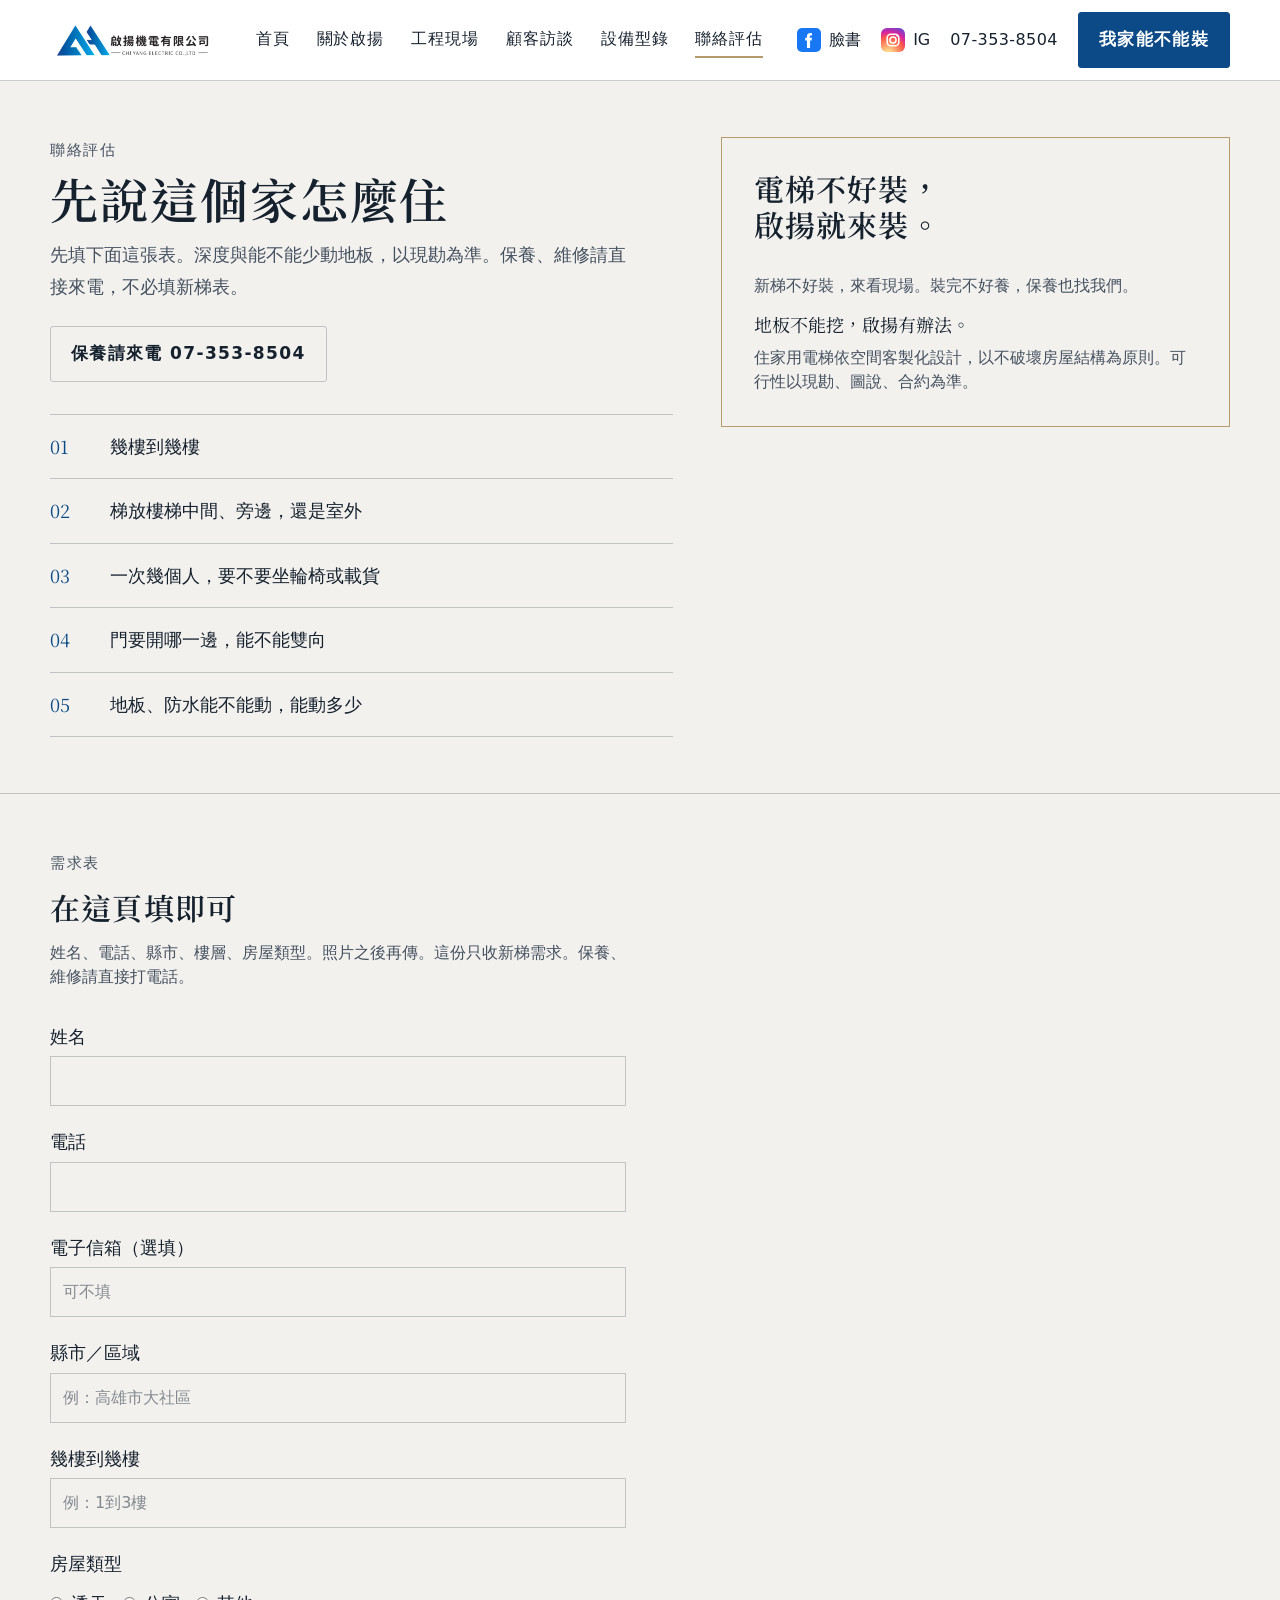
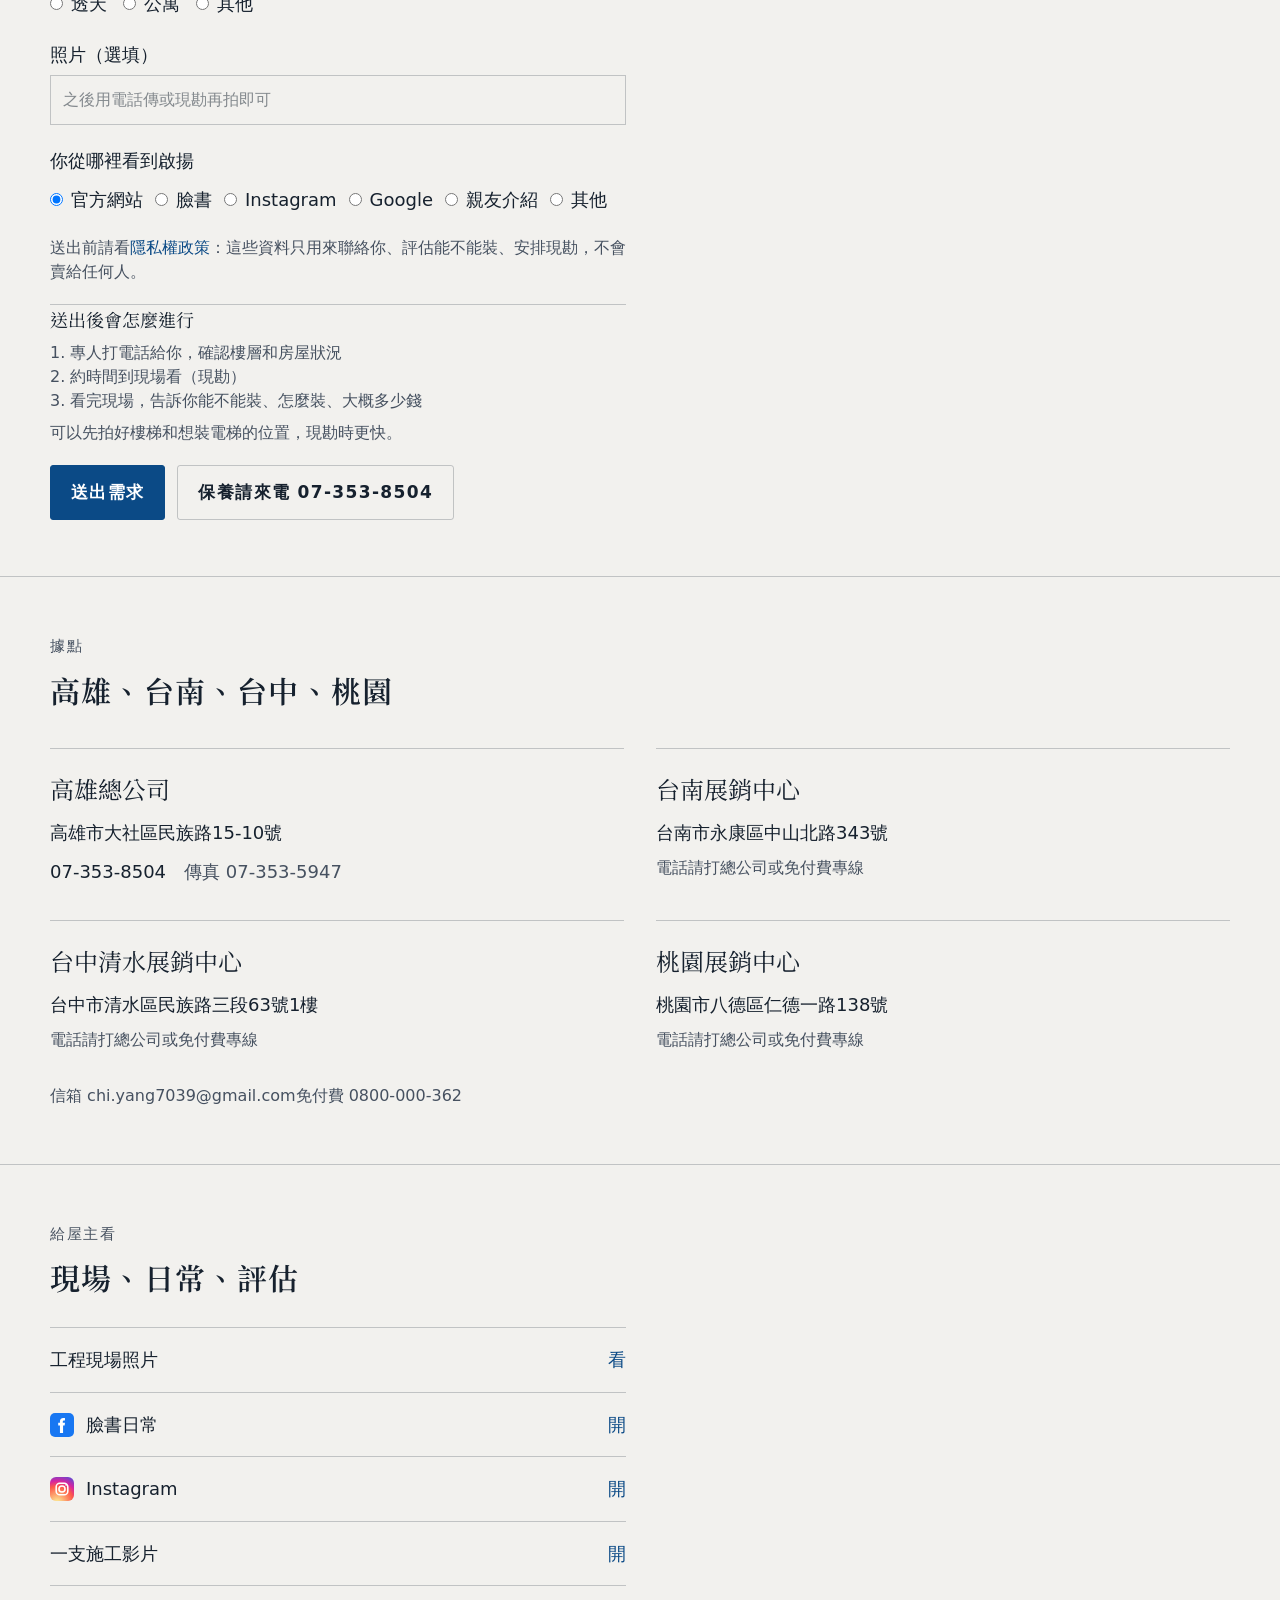
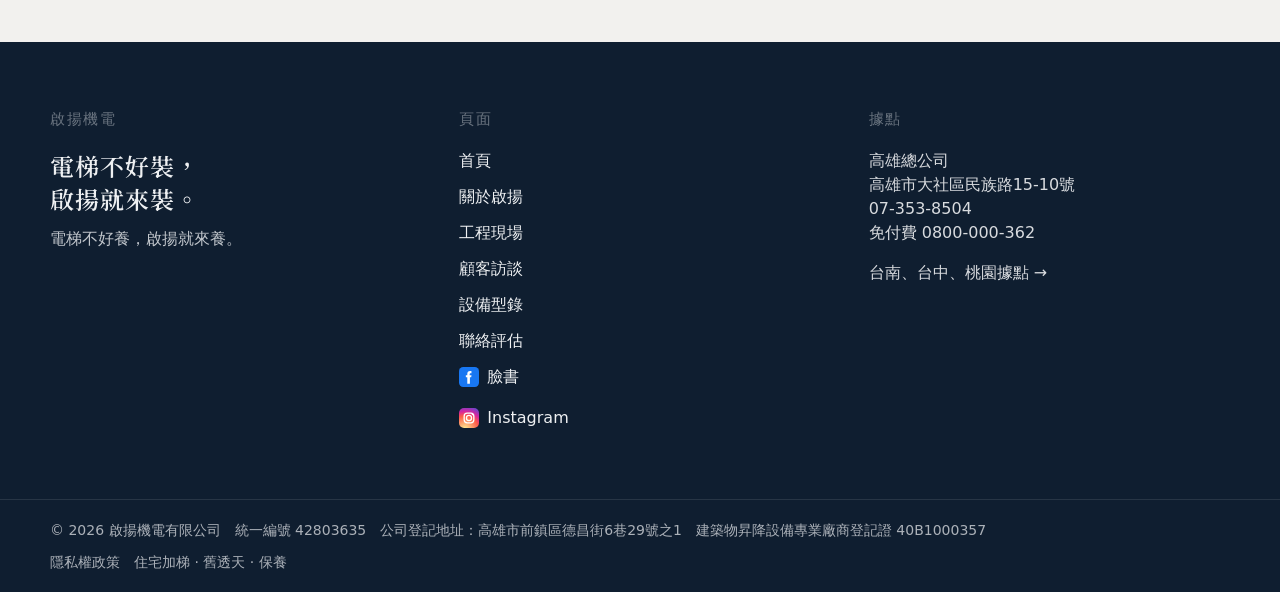
<file: contact/index.html>
<!DOCTYPE html><html lang="zh-Hant-TW"><head><meta charSet="utf-8"/><meta name="viewport" content="width=device-width, initial-scale=1"/><link rel="preload" as="image" href="/brand/chiyang-logo-lockup.png"/><link rel="preconnect" href="https://fonts.googleapis.com"/><link rel="preconnect" href="https://fonts.gstatic.com" crossorigin=""/><link rel="stylesheet" href="https://fonts.googleapis.com/css2?family=Noto+Serif+TC:wght@600;700&amp;display=swap&amp;text=-.0123456789%40BGIaceghilmnorsty%C2%A9%C2%B7%E2%86%92%E3%80%81%E3%80%82%E4%B8%80%E4%B8%89%E4%B8%8B%E4%B8%8D%E4%B8%AD%E4%B8%BB%E4%B9%8B%E4%B9%9F%E4%BA%9B%E4%BA%BA%E4%BB%81%E4%BB%8B%E4%BB%96%E4%BB%98%E4%BB%A5%E4%BB%BB%E4%BB%BD%E4%BC%B0%E4%BD%8D%E4%BD%8F%E4%BD%95%E4%BD%A0%E4%BE%86%E4%BE%9D%E4%BF%9D%E4%BF%A1%E4%BF%AE%E5%80%8B%E5%80%91%E5%82%99%E5%82%B3%E5%85%88%E5%85%8D%E5%85%A7%E5%85%AB%E5%85%AC%E5%85%B6%E5%86%8D%E5%87%BA%E5%88%B0%E5%89%87%E5%89%8D%E5%8A%A0%E5%8B%95%E5%8B%98%E5%8C%96%E5%8C%97%E5%8D%80%E5%8D%97%E5%8D%B3%E5%8E%9F%E5%8F%8B%E5%8F%AA%E5%8F%AF%E5%8F%B0%E5%8F%B8%E5%90%88%E5%90%8D%E5%90%91%E5%91%8A%E5%92%8C%E5%93%AA%E5%95%86%E5%95%8F%E5%95%9F%E5%9C%92%E5%9C%96%E5%9C%A8%E5%9C%B0%E5%9D%90%E5%9E%8B%E5%9F%9F%E5%A0%B4%E5%A1%AB%E5%A3%9E%E5%A4%96%E5%A4%9A%E5%A4%A7%E5%A4%A9%E5%A5%BD%E5%A7%93%E5%AE%85%E5%AE%89%E5%AE%8C%E5%AE%98%E5%AE%A2%E5%AE%A4%E5%AE%B6%E5%AE%B9%E5%AF%93%E5%B0%88%E5%B0%91%E5%B0%B1%E5%B1%8B%E5%B1%95%E5%B1%A4%E5%B1%B1%E5%B7%A5%E5%B7%B2%E5%B8%82%E5%B8%B8%E5%B9%BE%E5%BA%A6%E5%BA%B7%E5%BB%A0%E5%BB%BA%E5%BC%B5%E5%BD%B1%E5%BE%8C%E5%BE%9E%E5%BE%B7%E5%BF%83%E5%BF%85%E5%BF%AB%E6%80%8E%E6%80%A5%E6%80%A7%E6%83%B3%E6%88%91%E6%88%96%E6%88%BF%E6%89%93%E6%89%BE%E6%8B%8D%E6%8C%96%E6%8E%92%E6%8E%A5%E6%8F%9A%E6%93%9A%E6%94%AF%E6%94%B6%E6%94%BE%E6%94%BF%E6%96%99%E6%96%B0%E6%96%B9%E6%96%BC%E6%96%BD%E6%97%81%E6%97%8F%E6%97%A5%E6%98%87%E6%98%AF%E6%99%82%E6%9B%B4%E6%9B%B8%E6%9C%83%E6%9C%89%E6%9D%BF%E6%A1%83%E6%A2%AF%E6%A4%85%E6%A5%AD%E6%A6%82%E6%A7%8B%E6%A8%93%E6%A9%9F%E6%AC%8A%E6%AC%A1%E6%AE%B5%E6%B0%91%E6%B0%B4%E6%B0%B8%E6%B1%82%E6%B3%81%E6%B3%95%E6%B7%B1%E6%B8%85%E6%BA%96%E7%82%BA%E7%85%A7%E7%89%87%E7%89%A9%E7%8B%80%E7%8F%BE%E7%94%A8%E7%99%BB%E7%9A%84%E7%9B%B4%E7%9C%8B%E7%9C%9F%E7%A0%B4%E7%A2%BA%E7%A4%BE%E7%A7%81%E7%A8%8B%E7%A9%BA%E7%AB%99%E7%AD%96%E7%AE%B1%E7%AF%89%E7%B4%84%E7%B4%B9%E7%B5%90%E7%B5%A1%E7%B5%A6%E7%B5%B1%E7%B6%AD%E7%B6%B2%E7%B7%9A%E7%B7%A8%E7%B8%A3%E7%B8%BD%E7%BD%AE%E8%81%AF%E8%83%BD%E8%87%89%E8%87%B3%E8%88%87%E8%88%8A%E8%91%97%E8%99%9F%E8%A1%8C%E8%A1%A8%E8%A3%9D%E8%A3%A1%E8%A3%BD%E8%A6%81%E8%A6%AA%E8%A8%88%E8%A8%98%E8%A8%AA%E8%A8%AD%E8%A8%B4%E8%A9%95%E8%A9%B1%E8%AA%8D%E8%AA%AA%E8%AB%87%E8%AB%8B%E8%AC%9D%E8%AD%89%E8%B2%A8%E8%B2%BB%E8%B3%87%E8%B3%A3%E8%B7%AF%E8%B7%B3%E8%BC%89%E8%BC%AA%E8%BE%A6%E9%80%81%E9%80%8F%E9%80%99%E9%80%B2%E9%81%B8%E9%82%84%E9%82%8A%E9%8A%B7%E9%8C%84%E9%8C%A2%E9%96%80%E9%96%8B%E9%96%93%E9%97%9C%E9%98%B2%E9%99%8D%E9%99%90%E9%9A%B1%E9%9B%84%E9%9B%99%E9%9B%BB%E9%9C%80%E9%9D%A2%E9%A0%81%E9%A1%9E%E9%A1%A7%E9%A4%8A%E9%A6%96%E9%AB%98%E9%BA%BC%E9%BB%9E%EF%BC%81%EF%BC%88%EF%BC%89%EF%BC%8C%EF%BC%8F%EF%BC%9A%EF%BD%9C" media="print" onload="this.media='all'"/><noscript><link rel="stylesheet" href="https://fonts.googleapis.com/css2?family=Noto+Serif+TC:wght@600;700&amp;display=swap&amp;text=-.0123456789%40BGIaceghilmnorsty%C2%A9%C2%B7%E2%86%92%E3%80%81%E3%80%82%E4%B8%80%E4%B8%89%E4%B8%8B%E4%B8%8D%E4%B8%AD%E4%B8%BB%E4%B9%8B%E4%B9%9F%E4%BA%9B%E4%BA%BA%E4%BB%81%E4%BB%8B%E4%BB%96%E4%BB%98%E4%BB%A5%E4%BB%BB%E4%BB%BD%E4%BC%B0%E4%BD%8D%E4%BD%8F%E4%BD%95%E4%BD%A0%E4%BE%86%E4%BE%9D%E4%BF%9D%E4%BF%A1%E4%BF%AE%E5%80%8B%E5%80%91%E5%82%99%E5%82%B3%E5%85%88%E5%85%8D%E5%85%A7%E5%85%AB%E5%85%AC%E5%85%B6%E5%86%8D%E5%87%BA%E5%88%B0%E5%89%87%E5%89%8D%E5%8A%A0%E5%8B%95%E5%8B%98%E5%8C%96%E5%8C%97%E5%8D%80%E5%8D%97%E5%8D%B3%E5%8E%9F%E5%8F%8B%E5%8F%AA%E5%8F%AF%E5%8F%B0%E5%8F%B8%E5%90%88%E5%90%8D%E5%90%91%E5%91%8A%E5%92%8C%E5%93%AA%E5%95%86%E5%95%8F%E5%95%9F%E5%9C%92%E5%9C%96%E5%9C%A8%E5%9C%B0%E5%9D%90%E5%9E%8B%E5%9F%9F%E5%A0%B4%E5%A1%AB%E5%A3%9E%E5%A4%96%E5%A4%9A%E5%A4%A7%E5%A4%A9%E5%A5%BD%E5%A7%93%E5%AE%85%E5%AE%89%E5%AE%8C%E5%AE%98%E5%AE%A2%E5%AE%A4%E5%AE%B6%E5%AE%B9%E5%AF%93%E5%B0%88%E5%B0%91%E5%B0%B1%E5%B1%8B%E5%B1%95%E5%B1%A4%E5%B1%B1%E5%B7%A5%E5%B7%B2%E5%B8%82%E5%B8%B8%E5%B9%BE%E5%BA%A6%E5%BA%B7%E5%BB%A0%E5%BB%BA%E5%BC%B5%E5%BD%B1%E5%BE%8C%E5%BE%9E%E5%BE%B7%E5%BF%83%E5%BF%85%E5%BF%AB%E6%80%8E%E6%80%A5%E6%80%A7%E6%83%B3%E6%88%91%E6%88%96%E6%88%BF%E6%89%93%E6%89%BE%E6%8B%8D%E6%8C%96%E6%8E%92%E6%8E%A5%E6%8F%9A%E6%93%9A%E6%94%AF%E6%94%B6%E6%94%BE%E6%94%BF%E6%96%99%E6%96%B0%E6%96%B9%E6%96%BC%E6%96%BD%E6%97%81%E6%97%8F%E6%97%A5%E6%98%87%E6%98%AF%E6%99%82%E6%9B%B4%E6%9B%B8%E6%9C%83%E6%9C%89%E6%9D%BF%E6%A1%83%E6%A2%AF%E6%A4%85%E6%A5%AD%E6%A6%82%E6%A7%8B%E6%A8%93%E6%A9%9F%E6%AC%8A%E6%AC%A1%E6%AE%B5%E6%B0%91%E6%B0%B4%E6%B0%B8%E6%B1%82%E6%B3%81%E6%B3%95%E6%B7%B1%E6%B8%85%E6%BA%96%E7%82%BA%E7%85%A7%E7%89%87%E7%89%A9%E7%8B%80%E7%8F%BE%E7%94%A8%E7%99%BB%E7%9A%84%E7%9B%B4%E7%9C%8B%E7%9C%9F%E7%A0%B4%E7%A2%BA%E7%A4%BE%E7%A7%81%E7%A8%8B%E7%A9%BA%E7%AB%99%E7%AD%96%E7%AE%B1%E7%AF%89%E7%B4%84%E7%B4%B9%E7%B5%90%E7%B5%A1%E7%B5%A6%E7%B5%B1%E7%B6%AD%E7%B6%B2%E7%B7%9A%E7%B7%A8%E7%B8%A3%E7%B8%BD%E7%BD%AE%E8%81%AF%E8%83%BD%E8%87%89%E8%87%B3%E8%88%87%E8%88%8A%E8%91%97%E8%99%9F%E8%A1%8C%E8%A1%A8%E8%A3%9D%E8%A3%A1%E8%A3%BD%E8%A6%81%E8%A6%AA%E8%A8%88%E8%A8%98%E8%A8%AA%E8%A8%AD%E8%A8%B4%E8%A9%95%E8%A9%B1%E8%AA%8D%E8%AA%AA%E8%AB%87%E8%AB%8B%E8%AC%9D%E8%AD%89%E8%B2%A8%E8%B2%BB%E8%B3%87%E8%B3%A3%E8%B7%AF%E8%B7%B3%E8%BC%89%E8%BC%AA%E8%BE%A6%E9%80%81%E9%80%8F%E9%80%99%E9%80%B2%E9%81%B8%E9%82%84%E9%82%8A%E9%8A%B7%E9%8C%84%E9%8C%A2%E9%96%80%E9%96%8B%E9%96%93%E9%97%9C%E9%98%B2%E9%99%8D%E9%99%90%E9%9A%B1%E9%9B%84%E9%9B%99%E9%9B%BB%E9%9C%80%E9%9D%A2%E9%A0%81%E9%A1%9E%E9%A1%A7%E9%A4%8A%E9%A6%96%E9%AB%98%E9%BA%BC%E9%BB%9E%EF%BC%81%EF%BC%88%EF%BC%89%EF%BC%8C%EF%BC%8F%EF%BC%9A%EF%BD%9C"/></noscript><link rel="stylesheet" href="/assets/styles-v12.css?v=38" data-precedence="default"/><title>聯絡評估｜啟揚機電</title><meta name="description" content="舊透天、空間窄、地板不能大挖。電梯不好裝，啟揚就來裝；不好養，啟揚就來養。"/><meta name="theme-color" content="#ffffff"/><meta name="robots" content="index, follow"/><link rel="icon" type="image/svg+xml" href="/favicon.svg"/><link rel="apple-touch-icon" href="/brand/logo-square.jpg"/><link rel="canonical" href="https://chiyang9982.com.tw/contact/"/><meta property="og:type" content="website"/><meta property="og:site_name" content="啟揚機電"/><meta property="og:locale" content="zh_TW"/><meta property="og:title" content="聯絡評估｜啟揚機電"/><meta property="og:description" content="舊透天、空間窄、地板不能大挖。電梯不好裝，啟揚就來裝；不好養，啟揚就來養。"/><meta property="og:url" content="https://chiyang9982.com.tw/contact/"/><meta property="og:image" content="https://chiyang9982.com.tw/og.jpg?v=13"/><meta property="og:image:width" content="1200"/><meta property="og:image:height" content="630"/><meta name="twitter:card" content="summary_large_image"/><!-- Google tag (gtag.js) -->
<script>(function(){var d=0;function L(){if(d)return;d=1;var s=document.createElement("script");s.async=1;s.src="https://www.googletagmanager.com/gtag/js?id=AW-854591160";document.head.appendChild(s);}["pointerdown","keydown","touchstart","scroll"].forEach(function(t){addEventListener(t,L,{once:true,passive:true,capture:true});});addEventListener("load",function(){setTimeout(L,2500);});})();</script>
<script>
window.dataLayer=window.dataLayer||[];function gtag(){dataLayer.push(arguments);}
gtag('js',new Date());gtag('config','AW-854591160');gtag('config','G-MY53ERRNRC');
(function(){var FORM='AW-854591160/nziFCPHO0KcDELiNwJcD',PHONE='AW-854591160/a-zQCN6W4awdELiNwJcD',FR=/forms\.gle|docs\.google\.com\/forms/;
document.addEventListener('click',function(e){var a=e.target&&e.target.closest?e.target.closest('a[href]'):null;if(!a)return;var h=a.getAttribute('href')||'';
if(h.indexOf('tel:')===0){gtag('event','conversion',{send_to:PHONE});gtag('event','phone_click',{link_url:h});}
else if(FR.test(h)){gtag('event','form_click',{link_url:h});}
else if(/facebook\.com|instagram\.com/.test(h)){gtag('event','social_click',{link_url:h,link_text:(a.innerText||a.getAttribute('aria-label')||'').trim().slice(0,40)});}},true);
document.addEventListener('submit',function(e){var f=e.target;if(f&&FR.test(f.action||'')){gtag('event','conversion',{send_to:FORM});gtag('event','generate_lead');}},true);})();
</script>
</head><body><a class="skip-link" href="#main">跳至主要內容</a><header class="border-b border-line bg-bg md:sticky md:top-0 md:z-40"><div class="shell flex items-center justify-between gap-4 py-3"><a href="/" class="flex items-center no-underline"><img src="/brand/chiyang-logo-lockup.png" alt="啟揚機電有限公司" width="180" height="50" class="h-11 w-auto"/></a><nav class="hidden items-center gap-8 md:flex" aria-label="主要導覽"><a href="/" class="text-base tracking-wide no-underline hover:text-seal">首頁</a><a href="/about" class="text-base tracking-wide no-underline hover:text-seal">關於啟揚</a><a href="/cases" class="text-base tracking-wide no-underline hover:text-seal">工程現場</a><a href="/stories" class="text-base tracking-wide no-underline hover:text-seal">顧客訪談</a><a href="/equipment" class="text-base tracking-wide no-underline hover:text-seal">設備型錄</a><a class="text-base tracking-wide no-underline hover:text-seal active" href="/contact" data-status="active" aria-current="page">聯絡評估</a></nav><div class="hidden items-center gap-5 md:flex"><a href="https://www.facebook.com/profile.php?id=100064054864315" target="_blank" rel="noopener noreferrer" class="inline-flex items-center gap-2 no-underline hover:opacity-80" aria-label="啟揚機電臉書"><svg viewBox="0 0 24 24" class="h-6 w-6" aria-hidden="true"><rect width="24" height="24" rx="5" fill="#1877F2"></rect><path fill="#fff" d="M15.12 12.43h-2.05V20h-3.12v-7.57H8.2v-2.66h1.75V8.3c0-1.73 1.04-3.36 3.46-3.36.7 0 1.54.12 1.54.12v2.4h-.87c-.98 0-1.29.61-1.29 1.24v1.07h2.2l-.35 2.66z"></path></svg><span class="text-base">臉書</span></a><a href="https://www.instagram.com/chiyang.elevator/" target="_blank" rel="noopener noreferrer" class="inline-flex items-center gap-2 no-underline hover:opacity-80" aria-label="啟揚機電 Instagram"><svg viewBox="0 0 24 24" class="h-6 w-6" aria-hidden="true"><defs><radialGradient id="_R_2ml6_" cx="30%" cy="107%" r="150%"><stop offset="0%" stop-color="#fdf497"></stop><stop offset="45%" stop-color="#fd5949"></stop><stop offset="60%" stop-color="#d6249f"></stop><stop offset="90%" stop-color="#285AEB"></stop></radialGradient></defs><rect width="24" height="24" rx="6" fill="url(#_R_2ml6_)"></rect><rect x="6.2" y="6.2" width="11.6" height="11.6" rx="3.6" fill="none" stroke="#fff" stroke-width="1.55"></rect><circle cx="12" cy="12" r="3.05" fill="none" stroke="#fff" stroke-width="1.55"></circle><circle cx="16.15" cy="7.85" r="0.9" fill="#fff"></circle></svg><span class="text-base">IG</span></a><a href="tel:+88673538504" class="text-base tracking-wide no-underline">07-353-8504</a><a class="btn btn-primary active" href="/contact#lead" data-status="active" aria-current="page">我家能不能裝</a></div></div><nav class="mnav" aria-label="主要導覽"><a href="/">首頁</a><a href="/about">關於</a><a href="/cases">現場</a><a href="/stories">訪談</a><a href="/equipment">型錄</a><a href="/contact" aria-current="page">聯絡</a></nav></header><!--$--><main id="main"><section class="shell grid gap-12 py-14 lg:grid-cols-[1.1fr_0.9fr] lg:items-start"><div><p class="kicker">聯絡評估</p><h1 class="display mt-3 text-4xl sm:text-5xl">先說這個家怎麼住</h1><p class="mt-4 max-w-xl text-fg-muted">先填下面這張表。深度與能不能少動地板，以現勘為準。保養、維修請直接來電，不必填新梯表。</p><p class="mt-6"><a class="btn btn-ghost" href="tel:+88673538504">保養請來電 <!-- -->07-353-8504</a></p><ol class="mt-8 divide-y divide-line border-y border-line"><li class="grid grid-cols-[3rem_1fr] gap-3 py-4"><span class="font-display text-seal">01</span><span>幾樓到幾樓</span></li><li class="grid grid-cols-[3rem_1fr] gap-3 py-4"><span class="font-display text-seal">02</span><span>梯放樓梯中間、旁邊，還是室外</span></li><li class="grid grid-cols-[3rem_1fr] gap-3 py-4"><span class="font-display text-seal">03</span><span>一次幾個人，要不要坐輪椅或載貨</span></li><li class="grid grid-cols-[3rem_1fr] gap-3 py-4"><span class="font-display text-seal">04</span><span>門要開哪一邊，能不能雙向</span></li><li class="grid grid-cols-[3rem_1fr] gap-3 py-4"><span class="font-display text-seal">05</span><span>地板、防水能不能動，能動多少</span></li></ol></div><aside class="border border-seal p-8"><div><p class="display m-0 text-3xl">電梯不好裝，<br/>啟揚就來裝。</p></div><p class="mt-8 text-base text-fg-muted">新梯不好裝，來看現場。裝完不好養，保養也找我們。</p><p class="mt-3 font-display text-lg">地板不能挖，<!-- -->啟揚有辦法。</p><p class="mt-2 text-base text-fg-muted">住家用電梯依空間客製化設計，以不破壞房屋結構為原則。可行性以現勘、圖說、合約為準。</p></aside></section><section id="lead" class="border-t border-line py-14"><div class="shell"><p class="kicker">需求表</p><h2 class="display mt-3 text-3xl">在這頁填即可</h2><p class="mt-4 max-w-xl text-base text-fg-muted">姓名、電話、縣市、樓層、房屋類型。照片之後再傳。這份只收新梯需求。保養、維修請直接打電話。</p><form id="form" style="scroll-margin-top:80px" class="mt-8 max-w-xl space-y-5" action="https://docs.google.com/forms/d/e/1FAIpQLSd6ur0OILLTFKxpcYEiJ7SotQF8-nMuBnASbO-XkWKCK9_oFg/formResponse" method="post" target="lead-sink"><label class="block">姓名<input class="mt-1 w-full border border-line bg-bg px-3 py-3 text-base" required="" autoComplete="name" name="entry.1632618831"/></label><label class="block">電話<input class="mt-1 w-full border border-line bg-bg px-3 py-3 text-base" type="tel" required="" inputMode="tel" autoComplete="tel" name="entry.2030024951"/></label><label class="block">電子信箱（選填）<input class="mt-1 w-full border border-line bg-bg px-3 py-3 text-base" type="email" inputMode="email" autoComplete="email" placeholder="可不填" name="entry.1206749110"/></label><label class="block">縣市／區域<input class="mt-1 w-full border border-line bg-bg px-3 py-3 text-base" required="" placeholder="例：高雄市大社區" autoComplete="address-level2" name="entry.734794520"/></label><label class="block">幾樓到幾樓<input class="mt-1 w-full border border-line bg-bg px-3 py-3 text-base" required="" placeholder="例：1到3樓" name="entry.1149877322"/></label><fieldset><legend>房屋類型</legend><div class="mt-2 flex flex-wrap gap-4"><label class="inline-flex items-center gap-2"><input type="radio" required="" name="entry.505018862" value="透天"/>透天</label><label class="inline-flex items-center gap-2"><input type="radio" required="" name="entry.505018862" value="公寓"/>公寓</label><label class="inline-flex items-center gap-2"><input type="radio" required="" name="entry.505018862" value="其他"/>其他</label></div></fieldset><label class="block">照片（選填）<input class="mt-1 w-full border border-line bg-bg px-3 py-3 text-base" placeholder="之後用電話傳或現勘再拍即可" name="entry.2095031739"/></label><fieldset><legend>你從哪裡看到啟揚</legend><div class="mt-2 flex flex-wrap gap-3"><label class="inline-flex items-center gap-2"><input type="radio" required="" name="entry.906323932" checked="" value="官方網站"/>官方網站</label><label class="inline-flex items-center gap-2"><input type="radio" required="" name="entry.906323932" value="臉書"/>臉書</label><label class="inline-flex items-center gap-2"><input type="radio" required="" name="entry.906323932" value="Instagram"/>Instagram</label><label class="inline-flex items-center gap-2"><input type="radio" required="" name="entry.906323932" value="Google"/>Google</label><label class="inline-flex items-center gap-2"><input type="radio" required="" name="entry.906323932" value="親友介紹"/>親友介紹</label><label class="inline-flex items-center gap-2"><input type="radio" required="" name="entry.906323932" value="其他"/>其他</label></div></fieldset><p class="text-base text-fg-muted">送出前請看<a href="/privacy" class="text-seal">隱私權政策</a>：這些資料只用來聯絡你、評估能不能裝、安排現勘，不會賣給任何人。</p><div class="border-t border-line pt-5"><p class="font-display text-lg m-0">送出後會怎麼進行</p><ol class="mt-2 text-base text-fg-muted"><li>1. 專人打電話給你，確認樓層和房屋狀況</li><li>2. 約時間到現場看（現勘）</li><li>3. 看完現場，告訴你能不能裝、怎麼裝、大概多少錢</li></ol><p class="mt-2 text-base text-fg-muted">可以先拍好樓梯和想裝電梯的位置，現勘時更快。</p></div><p class="flex flex-wrap gap-3"><button class="btn btn-primary" type="submit">送出需求</button><a class="btn btn-ghost" href="tel:+88673538504">保養請來電 <!-- -->07-353-8504</a></p></form><iframe name="lead-sink" title="表單送出" hidden></iframe><div id="lead-thanks" class="mt-8 max-w-xl border border-seal p-8" hidden tabindex="-1"><p class="display m-0 text-2xl">已收到你的需求，謝謝！</p><p class="mt-4 text-base">專人會打電話給你，確認狀況後約時間現勘。</p><p class="mt-2 text-base text-fg-muted">急著問可以直接打 <a href="tel:+88673538504">07-353-8504</a>。</p></div><script>(function(){var f=document.getElementById("form"),k=document.getElementById("lead-thanks");if(!f||!k)return;f.addEventListener("submit",function(){var d=0;function show(){if(d)return;d=1;f.hidden=true;k.hidden=false;k.focus();k.scrollIntoView({block:"center"});}document.querySelector("iframe[name=lead-sink]").addEventListener("load",show,{once:true});setTimeout(show,2500);});})();</script></div></section><section class="border-t border-line py-14"><div class="shell"><p class="kicker">據點</p><h2 class="display mt-3 text-3xl">高雄、台南、台中、桃園</h2><div class="mt-10 grid gap-8 sm:grid-cols-2"><article class="border-t border-line pt-6"><h3 class="font-display text-2xl">高雄總公司</h3><p class="mt-3"><a href="https://www.google.com/maps/search/?api=1&amp;query=%E9%AB%98%E9%9B%84%E5%B8%82%E5%A4%A7%E7%A4%BE%E5%8D%80%E6%B0%91%E6%97%8F%E8%B7%AF15-10%E8%99%9F" target="_blank" rel="noopener noreferrer" class="no-underline">高雄市大社區民族路15-10號</a></p><p class="mt-2"><a href="tel:+88673538504" class="no-underline">07-353-8504</a><span class="text-fg-muted">　傳真 <!-- -->07-353-5947</span></p></article><article class="border-t border-line pt-6"><h3 class="font-display text-2xl">台南展銷中心</h3><p class="mt-3"><a href="https://www.google.com/maps/search/?api=1&amp;query=%E5%8F%B0%E5%8D%97%E5%B8%82%E6%B0%B8%E5%BA%B7%E5%8D%80%E4%B8%AD%E5%B1%B1%E5%8C%97%E8%B7%AF343%E8%99%9F" target="_blank" rel="noopener noreferrer" class="no-underline">台南市永康區中山北路343號</a></p><p class="mt-2 text-base text-fg-muted">電話請打總公司或免付費專線</p></article><article class="border-t border-line pt-6"><h3 class="font-display text-2xl">台中清水展銷中心</h3><p class="mt-3"><a href="https://www.google.com/maps/search/?api=1&amp;query=%E5%8F%B0%E4%B8%AD%E5%B8%82%E6%B8%85%E6%B0%B4%E5%8D%80%E6%B0%91%E6%97%8F%E8%B7%AF%E4%B8%89%E6%AE%B563%E8%99%9F1%E6%A8%93" target="_blank" rel="noopener noreferrer" class="no-underline">台中市清水區民族路三段63號1樓</a></p><p class="mt-2 text-base text-fg-muted">電話請打總公司或免付費專線</p></article><article class="border-t border-line pt-6"><h3 class="font-display text-2xl">桃園展銷中心</h3><p class="mt-3"><a href="https://www.google.com/maps/search/?api=1&amp;query=%E6%A1%83%E5%9C%92%E5%B8%82%E5%85%AB%E5%BE%B7%E5%8D%80%E4%BB%81%E5%BE%B7%E4%B8%80%E8%B7%AF138%E8%99%9F" target="_blank" rel="noopener noreferrer" class="no-underline">桃園市八德區仁德一路138號</a></p><p class="mt-2 text-base text-fg-muted">電話請打總公司或免付費專線</p></article></div><p class="mt-8 text-base text-fg-muted">信箱<!-- --> <a href="mailto:chi.yang7039@gmail.com" class="no-underline">chi.yang7039@gmail.com</a>免付費<!-- --> <a href="tel:0800000362" class="no-underline">0800-000-362</a></p></div></section><section class="border-t border-line py-14"><div class="shell"><p class="kicker">給屋主看</p><h2 class="display mt-3 text-3xl">現場、日常、評估</h2><ul class="mt-8 max-w-xl divide-y divide-line border-y border-line"><li><a href="/cases" class="flex justify-between py-4 no-underline"><span>工程現場照片</span><span class="text-seal">看</span></a></li><li><a href="https://www.facebook.com/profile.php?id=100064054864315" target="_blank" rel="noopener noreferrer" class="flex items-center justify-between py-4 no-underline"><span class="inline-flex items-center gap-3"><svg viewBox="0 0 24 24" class="h-6 w-6" aria-hidden="true"><rect width="24" height="24" rx="5" fill="#1877F2"></rect><path fill="#fff" d="M15.12 12.43h-2.05V20h-3.12v-7.57H8.2v-2.66h1.75V8.3c0-1.73 1.04-3.36 3.46-3.36.7 0 1.54.12 1.54.12v2.4h-.87c-.98 0-1.29.61-1.29 1.24v1.07h2.2l-.35 2.66z"></path></svg>臉書日常</span><span class="text-seal">開</span></a></li><li><a href="https://www.instagram.com/chiyang.elevator/" target="_blank" rel="noopener noreferrer" class="flex items-center justify-between py-4 no-underline"><span class="inline-flex items-center gap-3"><svg viewBox="0 0 24 24" class="h-6 w-6" aria-hidden="true"><defs><radialGradient id="_R_av2t6_" cx="30%" cy="107%" r="150%"><stop offset="0%" stop-color="#fdf497"></stop><stop offset="45%" stop-color="#fd5949"></stop><stop offset="60%" stop-color="#d6249f"></stop><stop offset="90%" stop-color="#285AEB"></stop></radialGradient></defs><rect width="24" height="24" rx="6" fill="url(#_R_av2t6_)"></rect><rect x="6.2" y="6.2" width="11.6" height="11.6" rx="3.6" fill="none" stroke="#fff" stroke-width="1.55"></rect><circle cx="12" cy="12" r="3.05" fill="none" stroke="#fff" stroke-width="1.55"></circle><circle cx="16.15" cy="7.85" r="0.9" fill="#fff"></circle></svg>Instagram</span><span class="text-seal">開</span></a></li><li><a href="https://www.facebook.com/reel/1033082013055204" target="_blank" rel="noopener noreferrer" class="flex justify-between py-4 no-underline"><span>一支施工影片</span><span class="text-seal">開</span></a></li></ul></div></section></main><!--/$--><footer class="bg-bg-ink text-fg-on-ink"><div class="shell grid gap-12 py-16 md:grid-cols-3"><div><p class="kicker text-fg-on-ink/40">啟揚機電</p><p class="display mt-4 text-2xl leading-snug">電梯不好裝，<br/>啟揚就來裝。</p><p class="mt-3 text-base text-fg-on-ink/80">電梯不好養，<!-- -->啟揚就來養。</p></div><div><p class="kicker text-fg-on-ink/40">頁面</p><ul class="mt-4 space-y-3 text-base"><li><a href="/" class="no-underline hover:text-seal">首頁</a></li><li><a href="/about" class="no-underline hover:text-seal">關於啟揚</a></li><li><a href="/cases" class="no-underline hover:text-seal">工程現場</a></li><li><a href="/stories" class="no-underline hover:text-seal">顧客訪談</a></li><li><a href="/equipment" class="no-underline hover:text-seal">設備型錄</a></li><li><a class="no-underline hover:text-seal active" href="/contact" data-status="active" aria-current="page">聯絡評估</a></li><li><a href="https://www.facebook.com/profile.php?id=100064054864315" target="_blank" rel="noopener noreferrer" class="inline-flex items-center gap-2 no-underline hover:opacity-90"><svg viewBox="0 0 24 24" class="h-5 w-5" aria-hidden="true"><rect width="24" height="24" rx="5" fill="#1877F2"></rect><path fill="#fff" d="M15.12 12.43h-2.05V20h-3.12v-7.57H8.2v-2.66h1.75V8.3c0-1.73 1.04-3.36 3.46-3.36.7 0 1.54.12 1.54.12v2.4h-.87c-.98 0-1.29.61-1.29 1.24v1.07h2.2l-.35 2.66z"></path></svg>臉書</a></li><li><a href="https://www.instagram.com/chiyang.elevator/" target="_blank" rel="noopener noreferrer" class="inline-flex items-center gap-2 no-underline hover:opacity-90"><svg viewBox="0 0 24 24" class="h-5 w-5" aria-hidden="true"><defs><radialGradient id="_R_32j56_" cx="30%" cy="107%" r="150%"><stop offset="0%" stop-color="#fdf497"></stop><stop offset="45%" stop-color="#fd5949"></stop><stop offset="60%" stop-color="#d6249f"></stop><stop offset="90%" stop-color="#285AEB"></stop></radialGradient></defs><rect width="24" height="24" rx="6" fill="url(#_R_32j56_)"></rect><rect x="6.2" y="6.2" width="11.6" height="11.6" rx="3.6" fill="none" stroke="#fff" stroke-width="1.55"></rect><circle cx="12" cy="12" r="3.05" fill="none" stroke="#fff" stroke-width="1.55"></circle><circle cx="16.15" cy="7.85" r="0.9" fill="#fff"></circle></svg>Instagram</a></li></ul></div><div><p class="kicker text-fg-on-ink/40">據點</p><ul class="mt-4 space-y-4 text-base text-fg-on-ink/90"><li><p>高雄總公司</p><a href="https://www.google.com/maps/search/?api=1&amp;query=%E9%AB%98%E9%9B%84%E5%B8%82%E5%A4%A7%E7%A4%BE%E5%8D%80%E6%B0%91%E6%97%8F%E8%B7%AF15-10%E8%99%9F" target="_blank" rel="noopener noreferrer" class="no-underline hover:text-seal">高雄市大社區民族路15-10號</a><p><a href="tel:+88673538504" class="no-underline hover:text-seal">07-353-8504</a></p><p><a href="tel:0800000362" class="no-underline hover:text-seal">免付費 <!-- -->0800-000-362</a></p></li><li><a class="no-underline hover:text-seal active" href="/contact" data-status="active" aria-current="page">台南、台中、桃園據點 →</a></li></ul></div></div><div class="border-t border-white/10"><p class="shell flex flex-wrap items-center justify-between gap-3 py-5 text-sm text-fg-on-ink/70"><span>© <!-- -->2026<!-- --> <!-- -->啟揚機電有限公司<!-- -->　統一編號 42803635　公司登記地址：高雄市前鎮區德昌街6巷29號之1　建築物昇降設備專業廠商登記證 40B1000357</span><span><a href="/privacy" class="no-underline hover:text-seal">隱私權政策</a>　住宅加梯 · 舊透天 · 保養</span></p></div></footer><nav class="dock" aria-label="現場快捷"><a href="tel:+88673538504">打電話</a><a href="/cases">看現場</a><a class="dock-go active" href="/contact#lead" data-status="active" aria-current="page">能不能裝</a></nav><script src="/assets/zoom.js?v=2" defer></script></body></html>
</file>
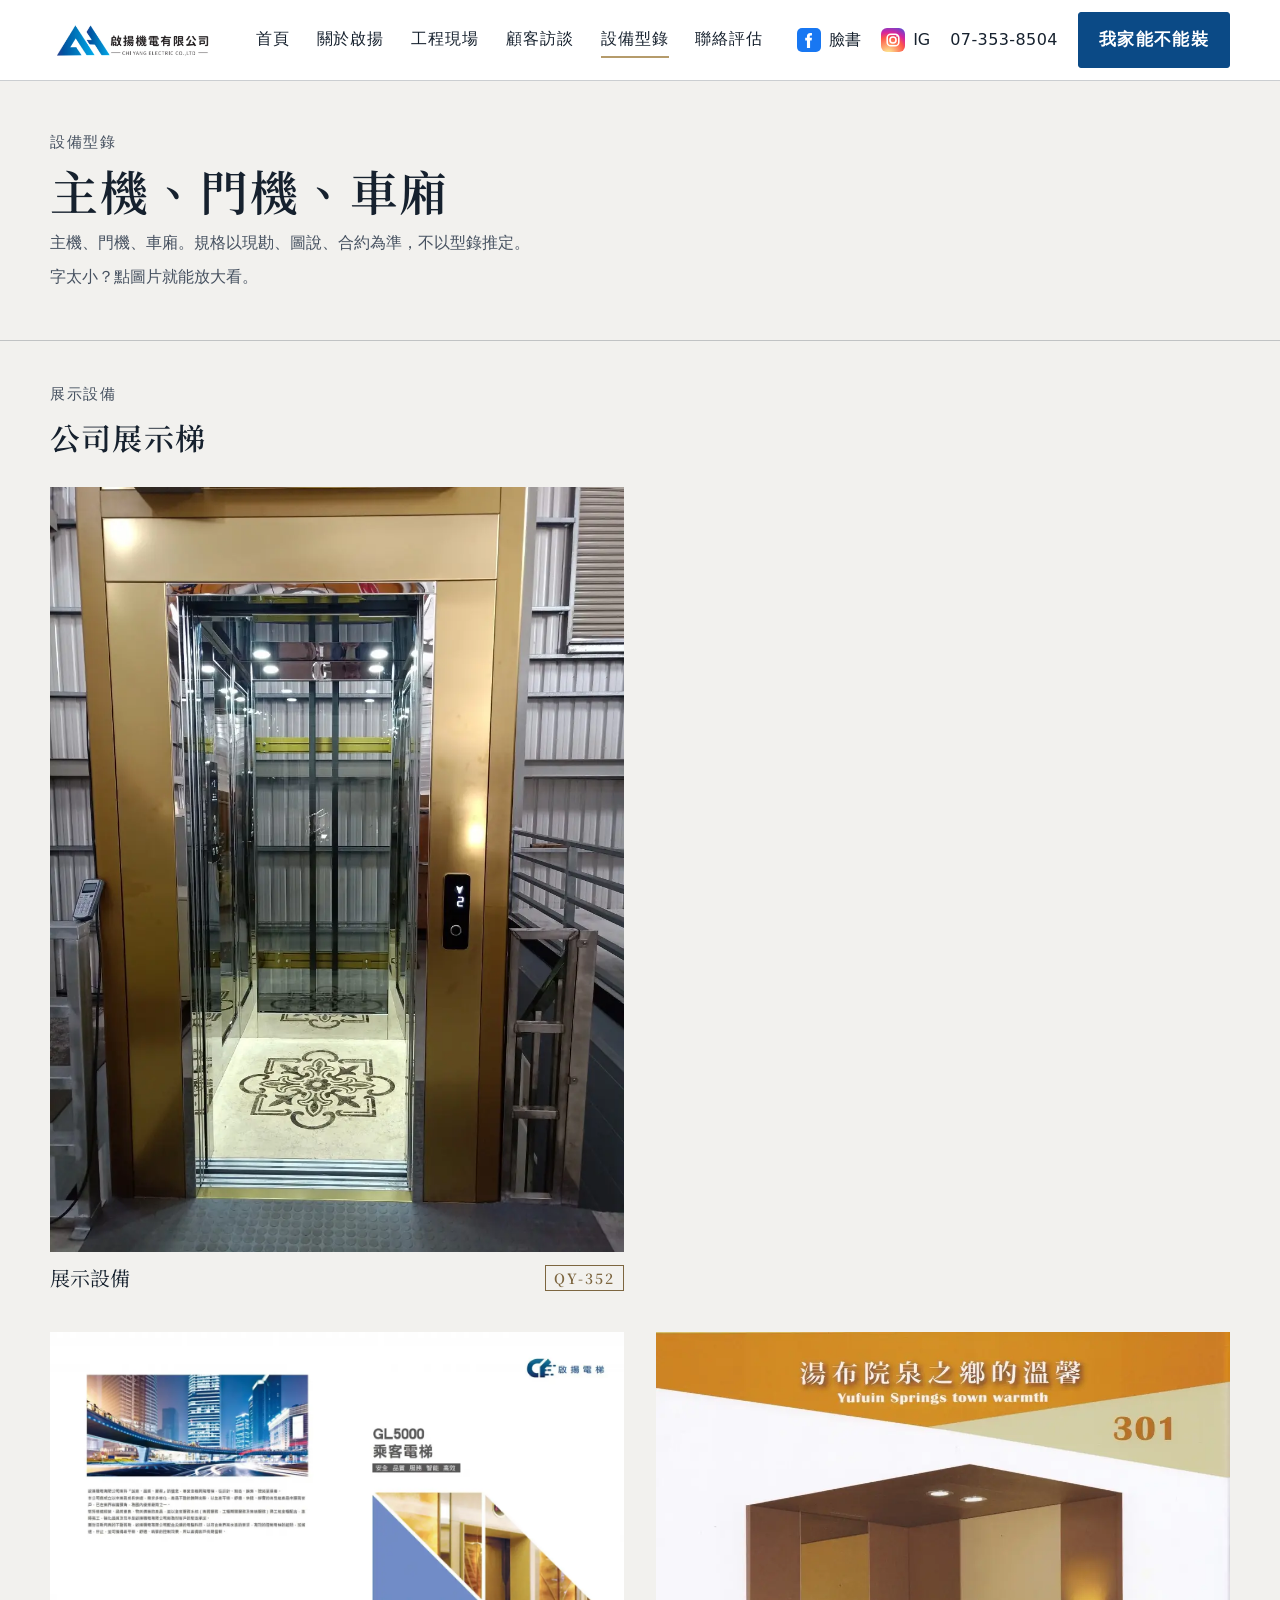
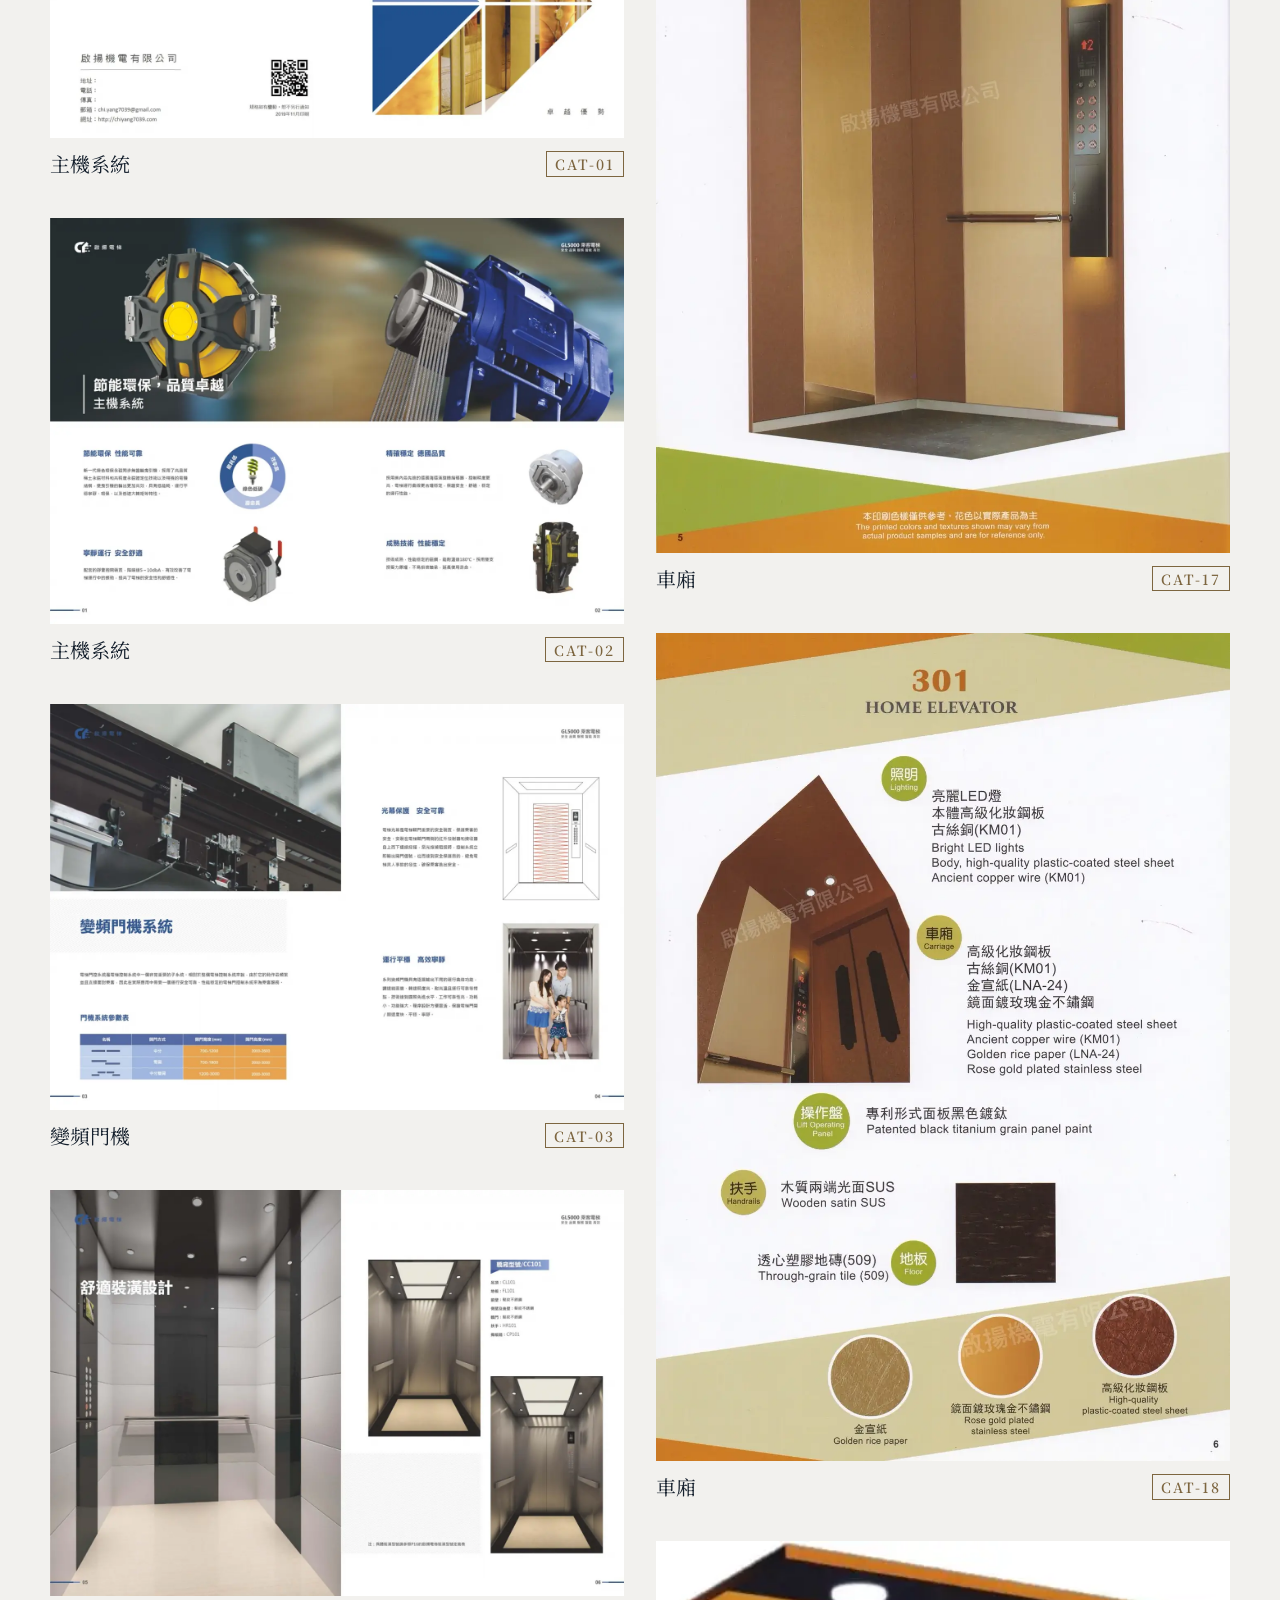
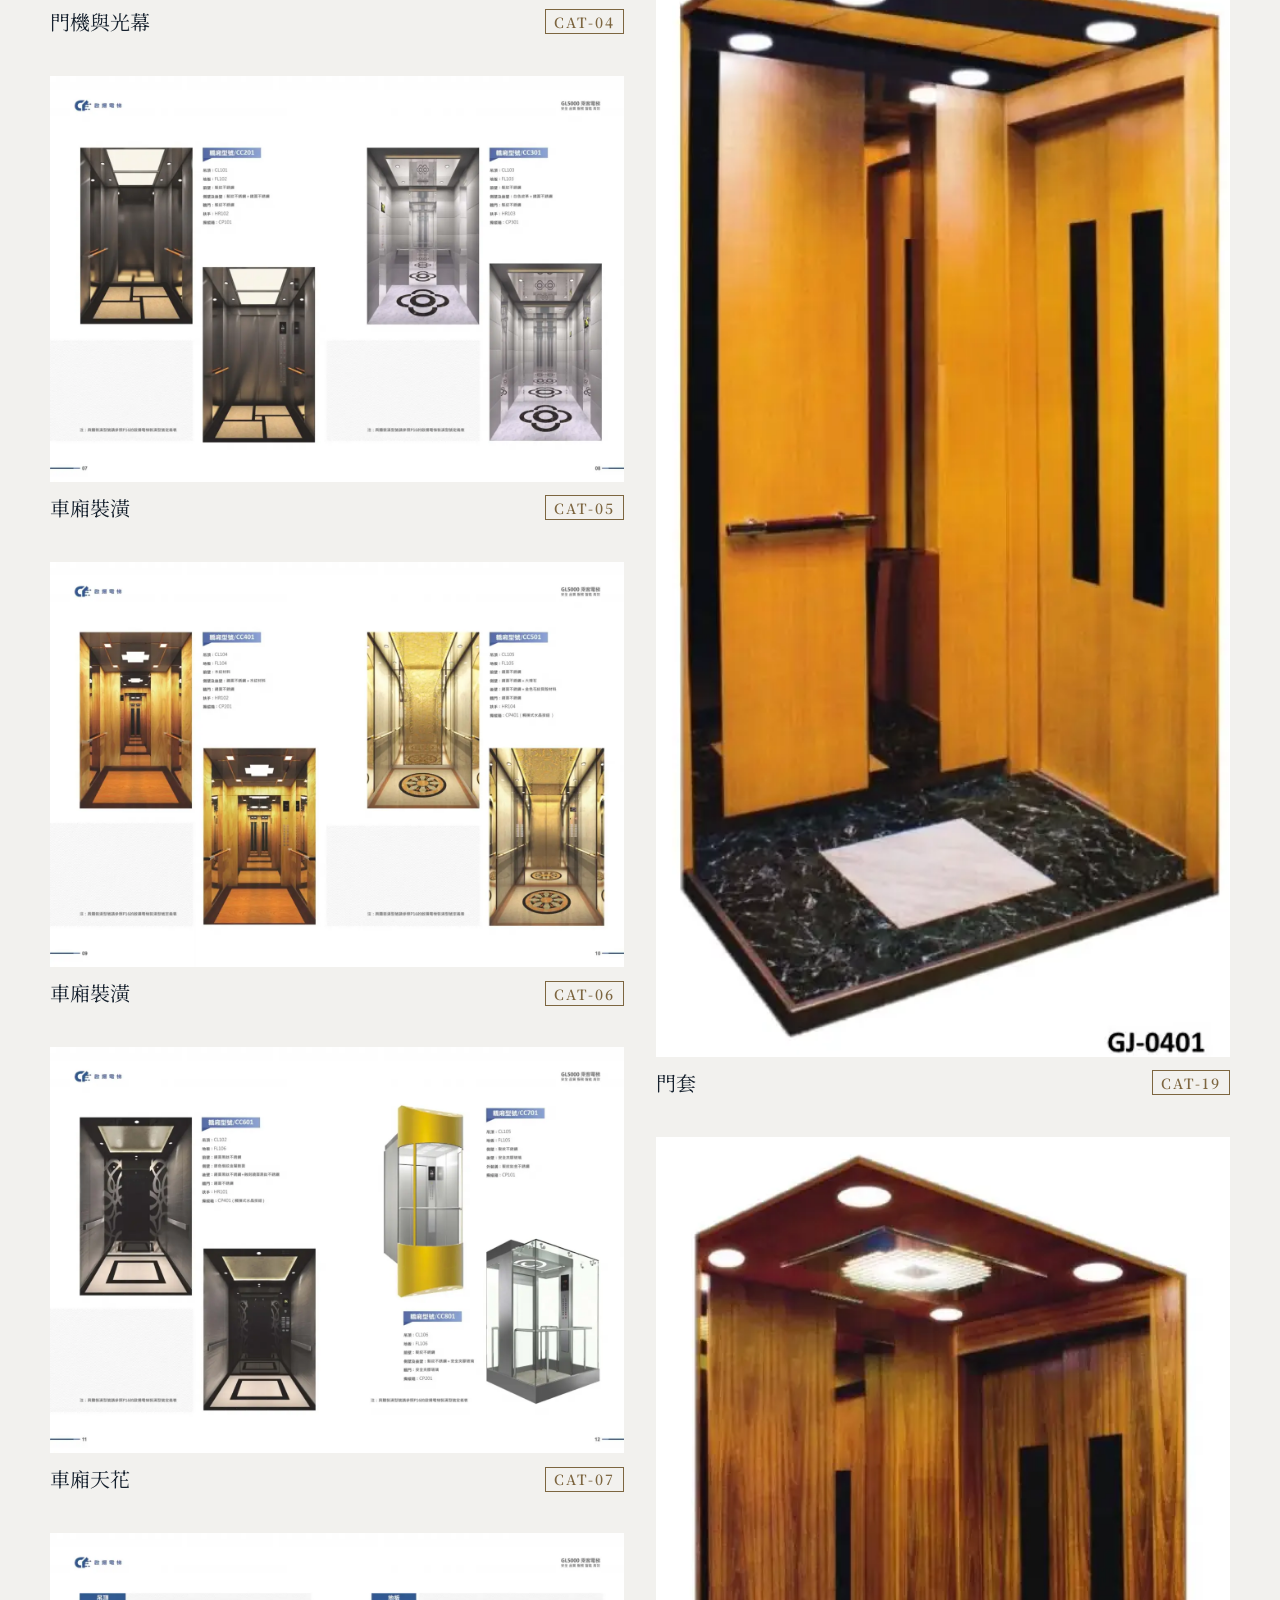
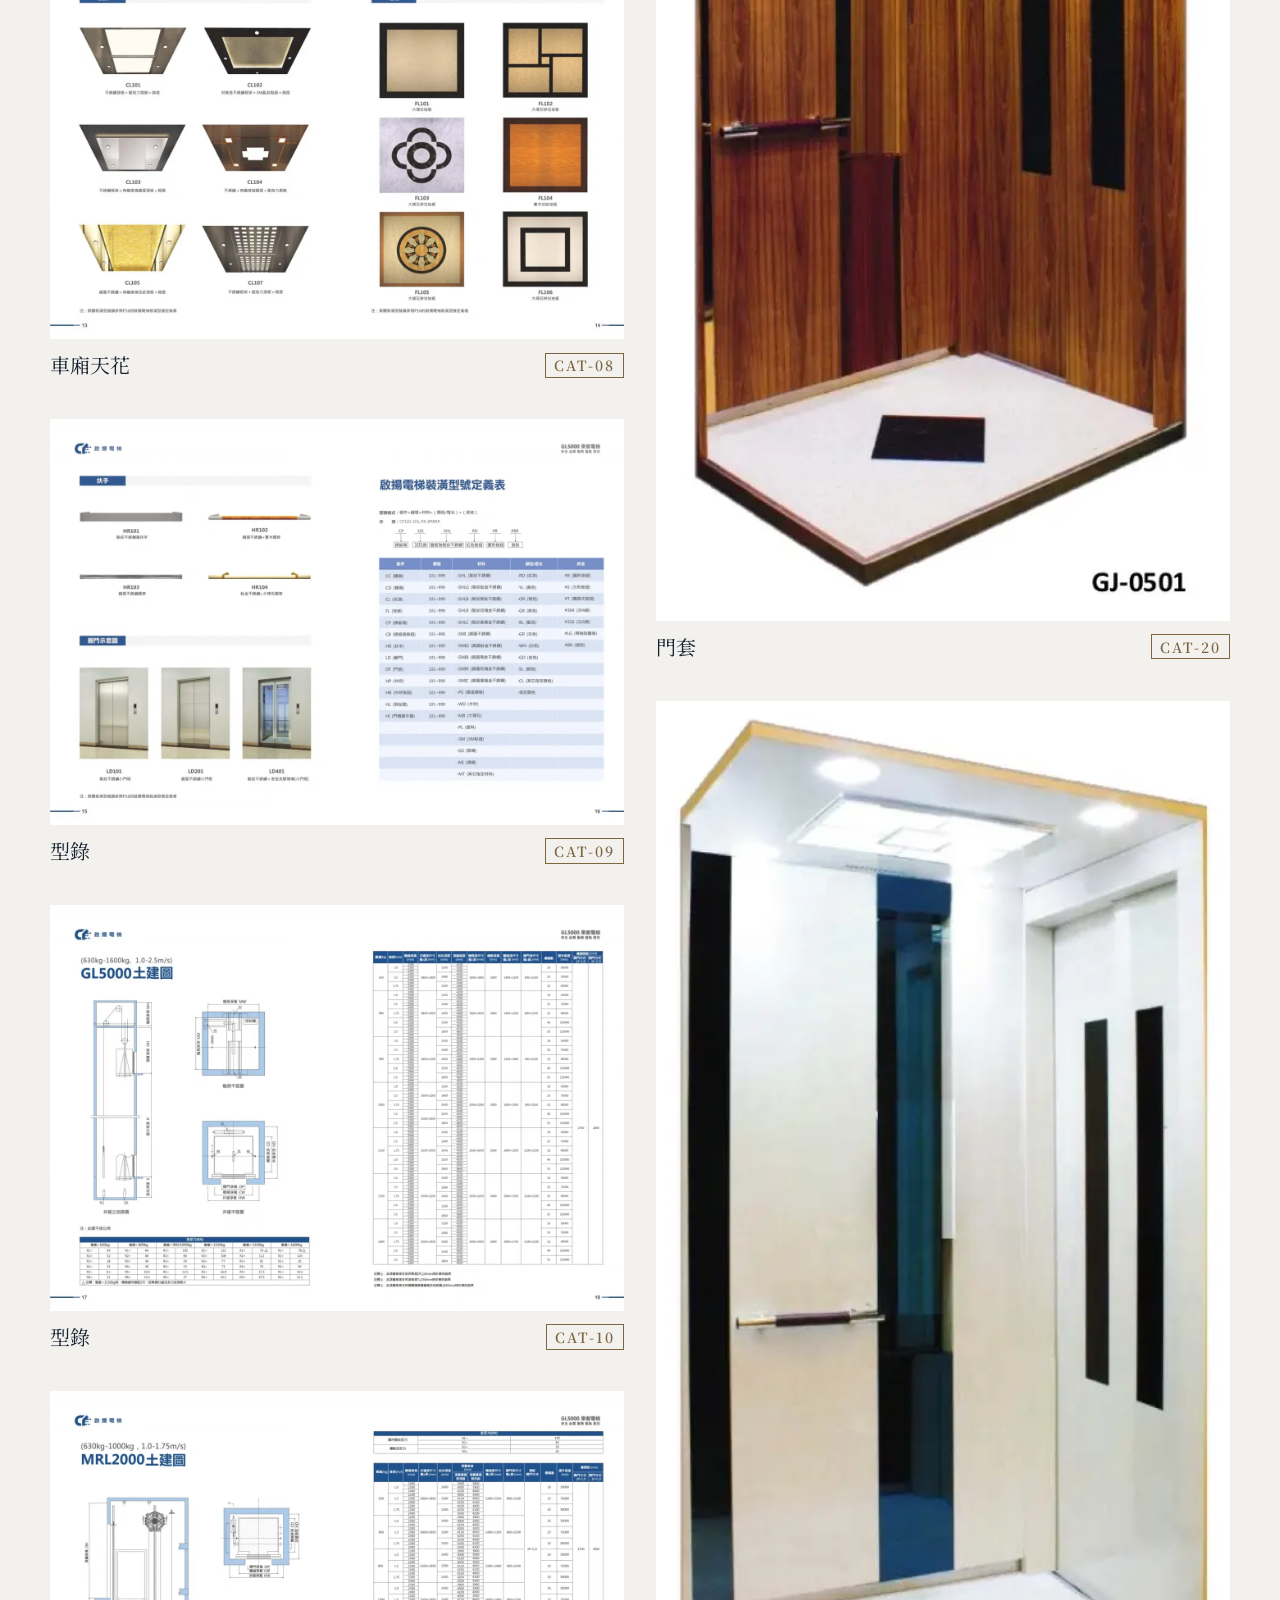
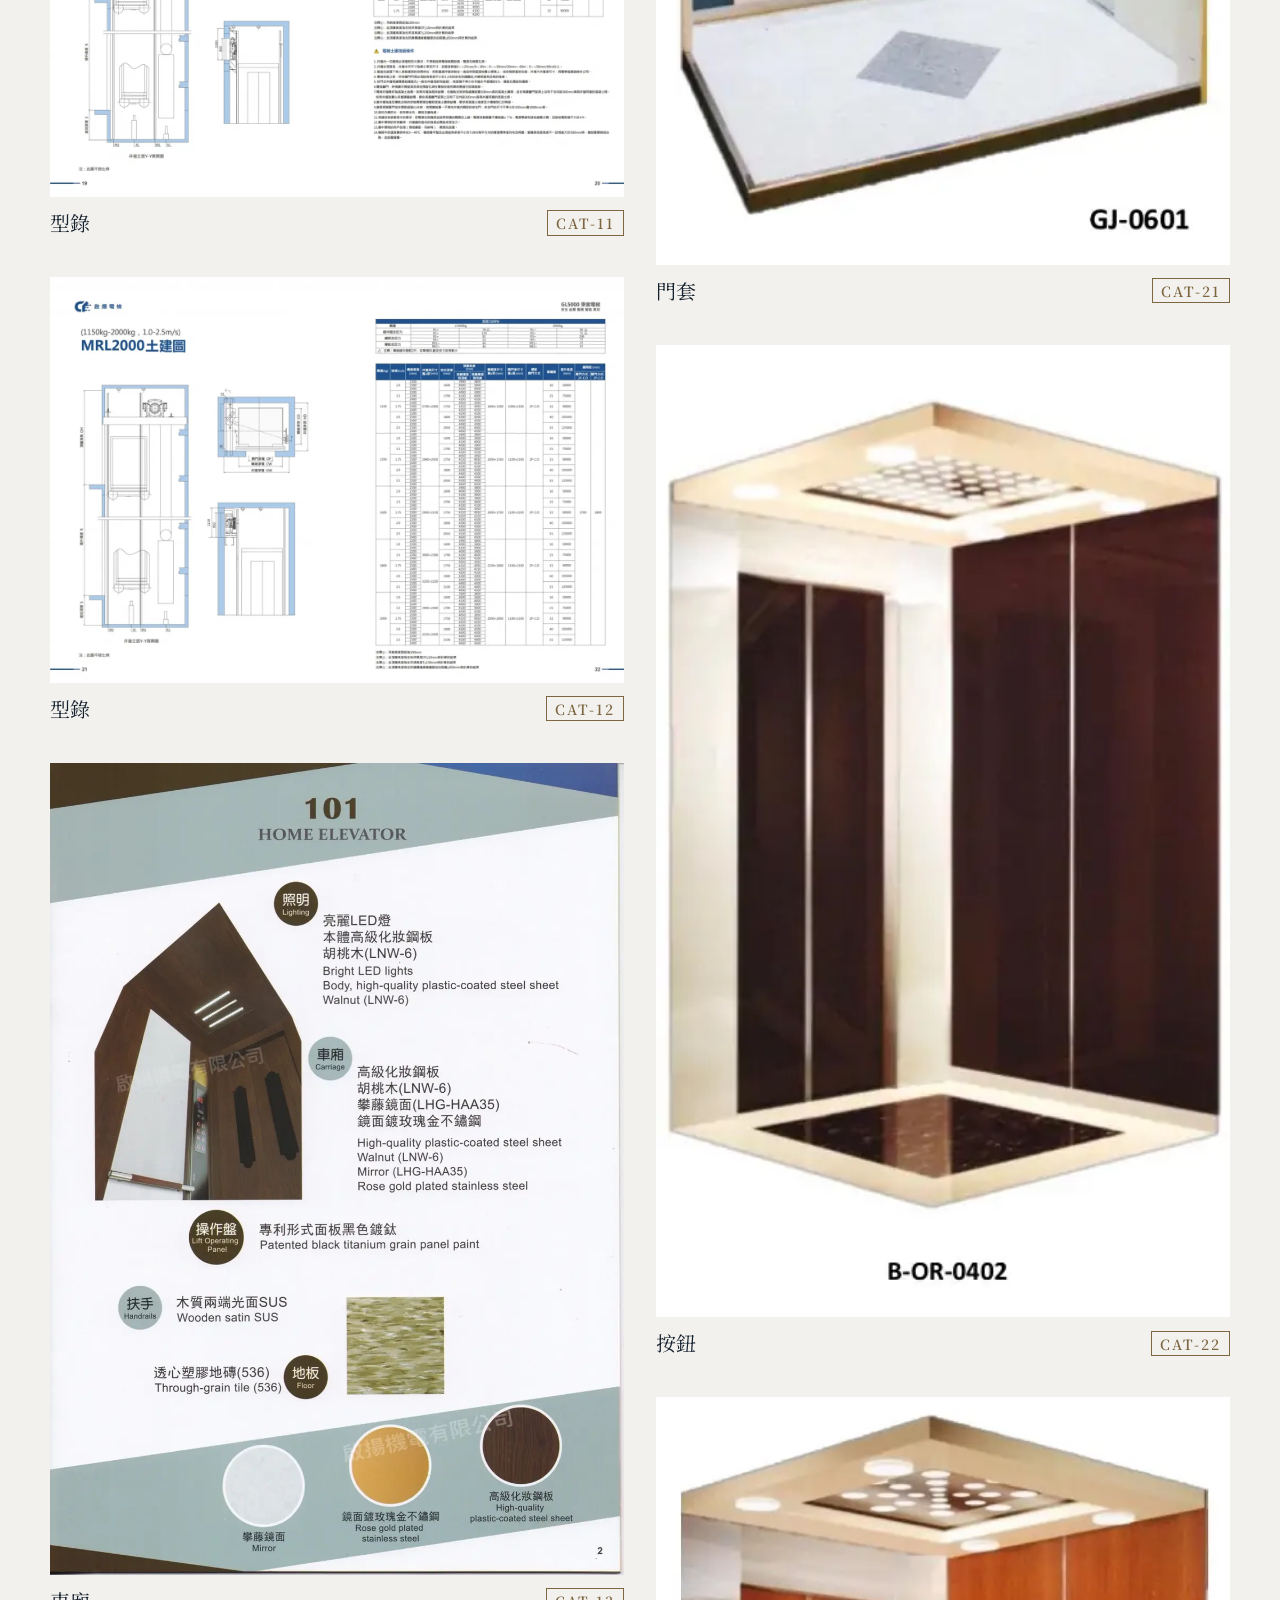
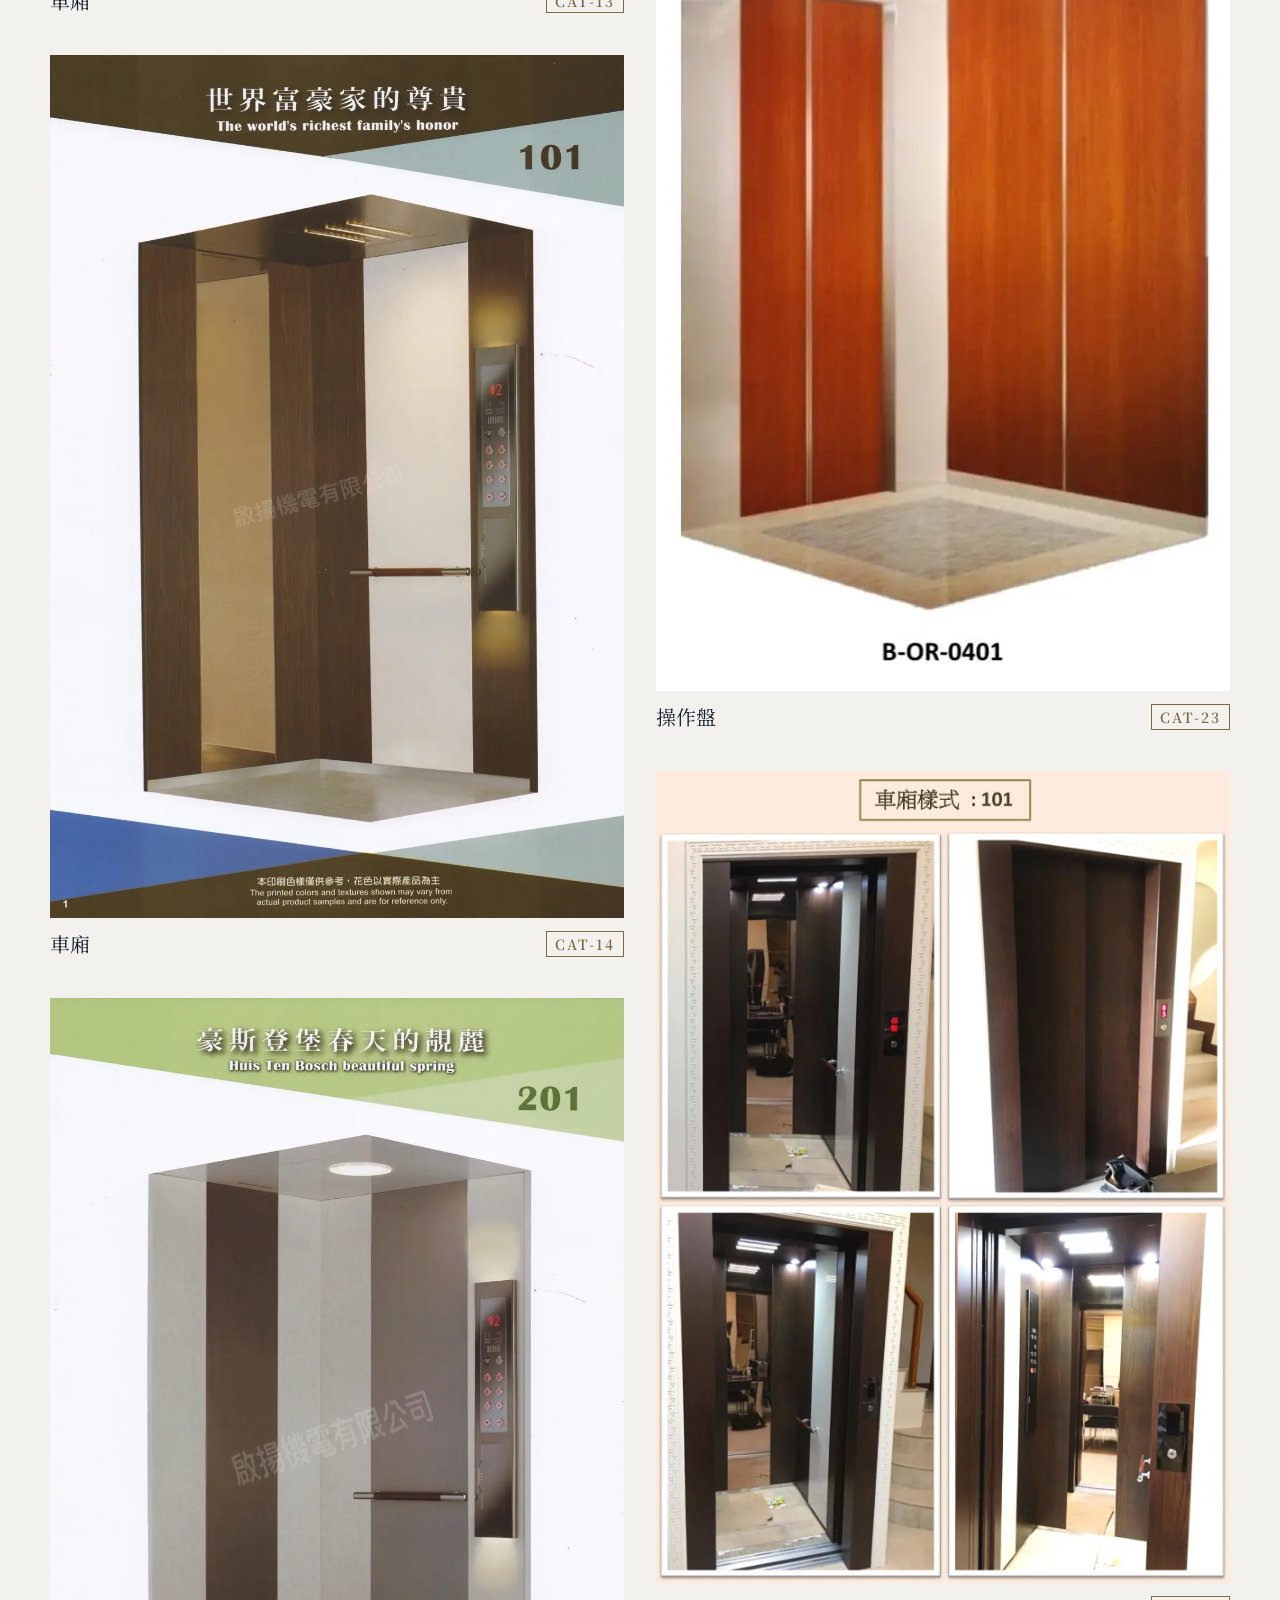
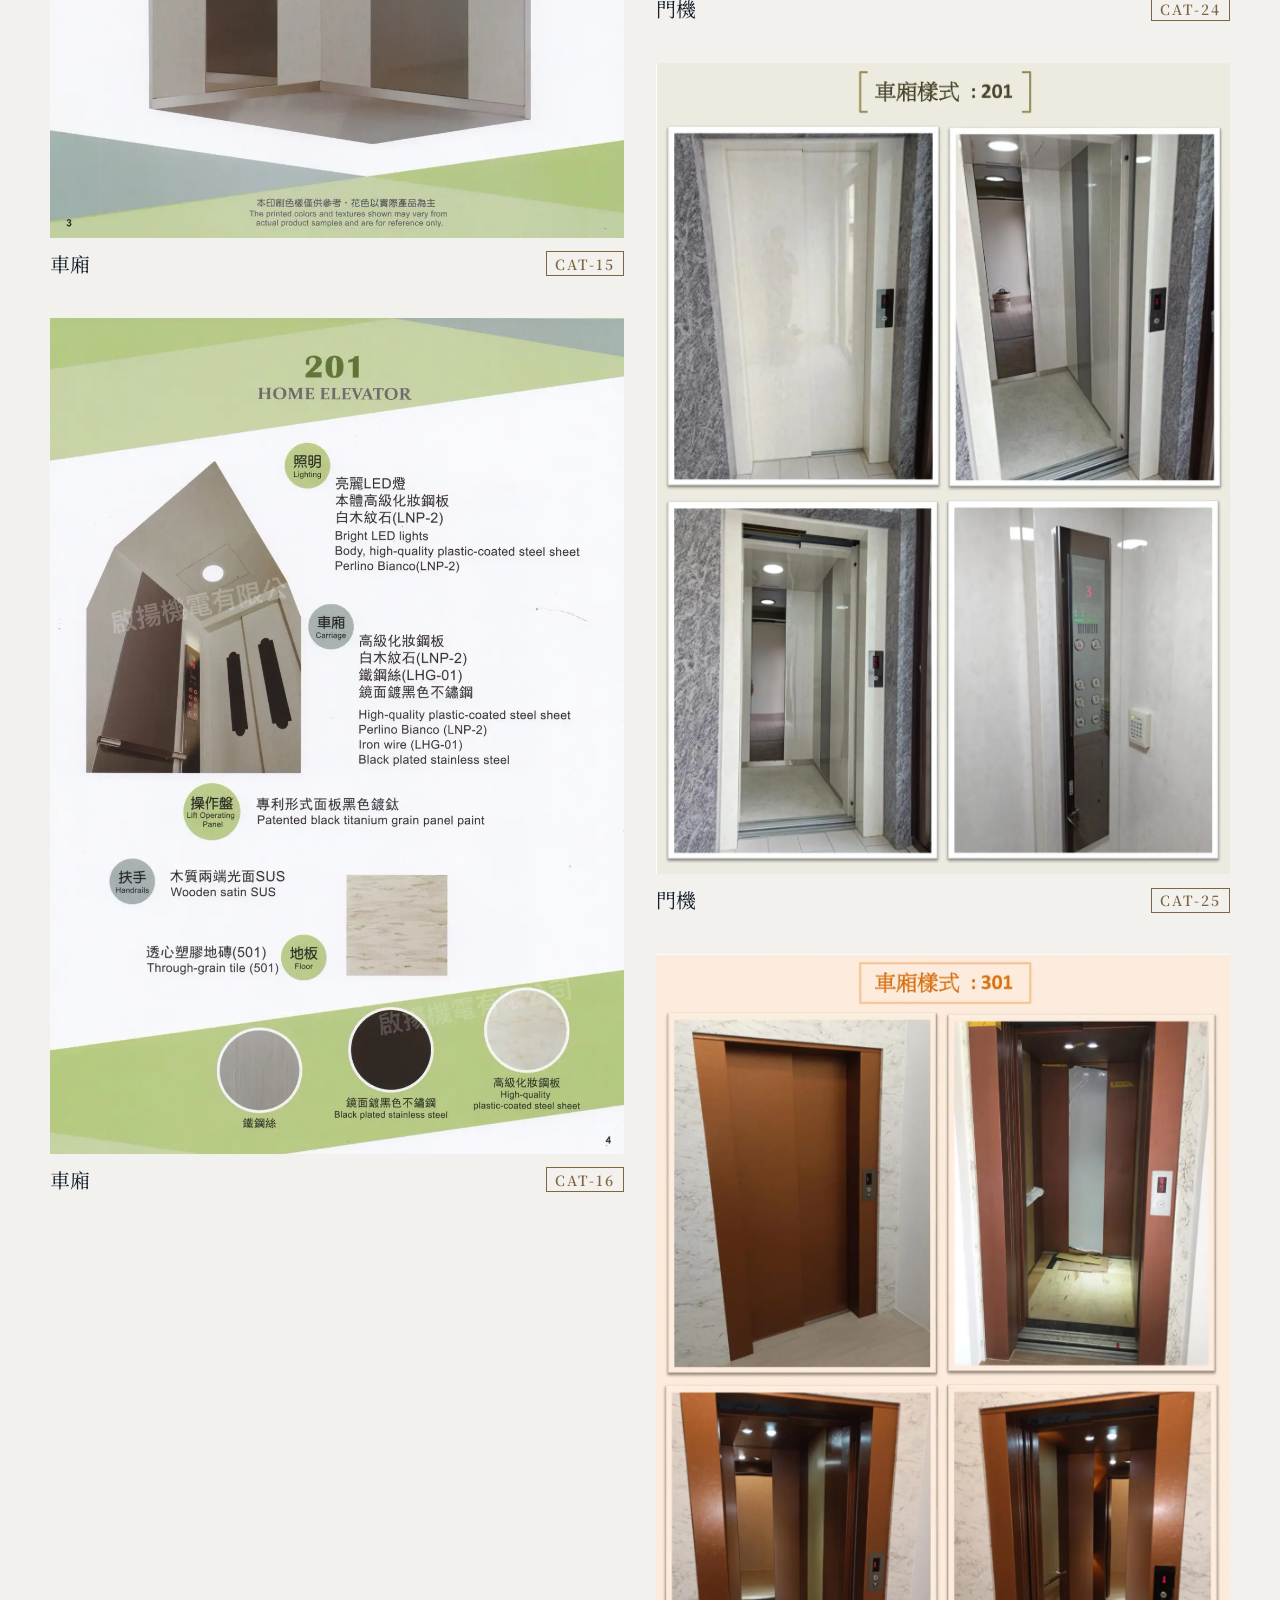
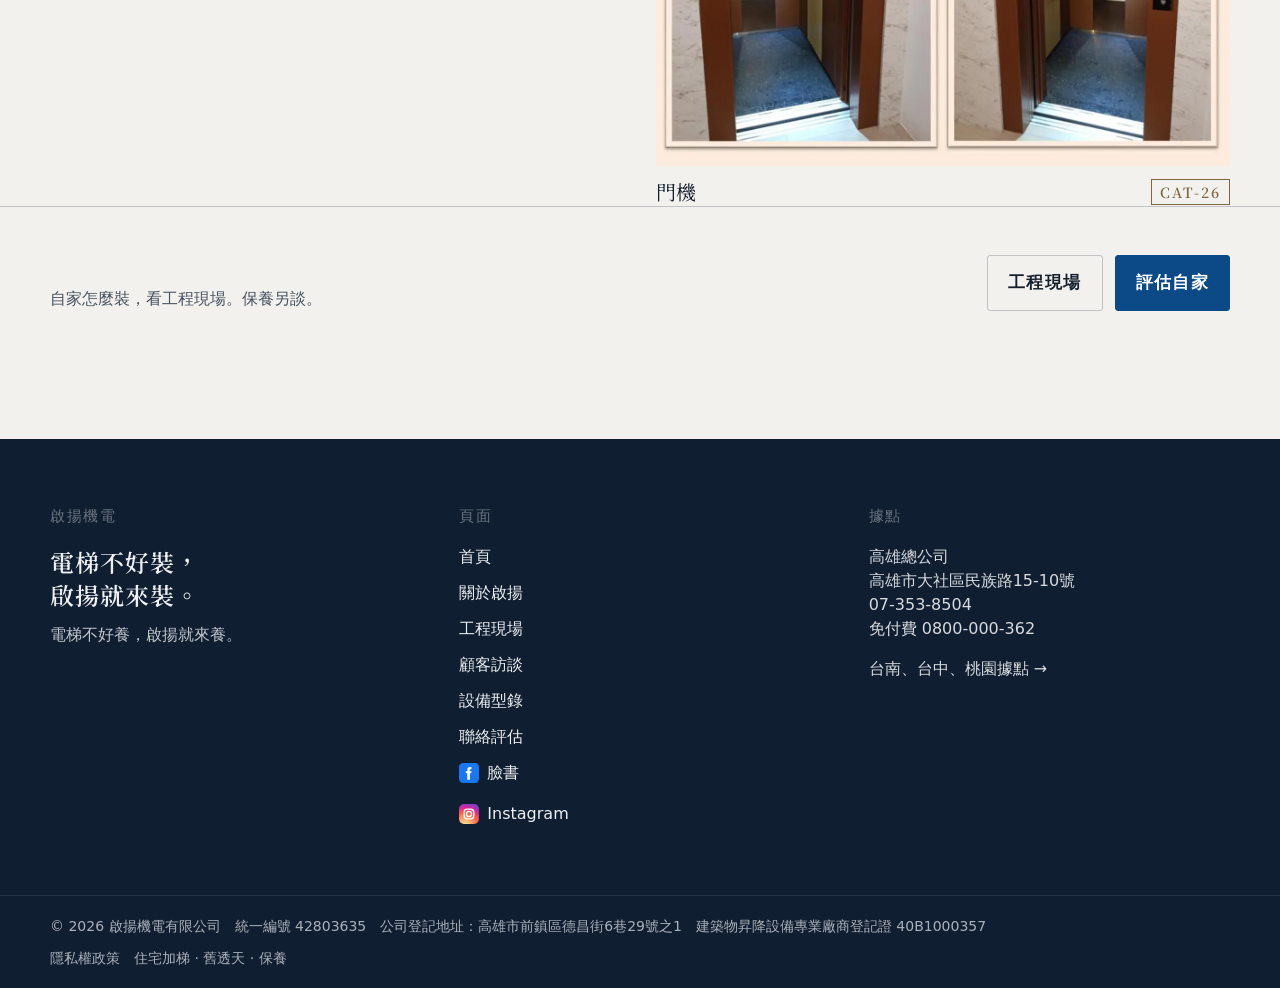
<file: equipment/index.html>
<!DOCTYPE html><html lang="zh-Hant-TW"><head><meta charSet="utf-8"/><meta name="viewport" content="width=device-width, initial-scale=1"/><link rel="preload" as="image" href="/brand/chiyang-logo-lockup.png"/><link rel="preconnect" href="https://fonts.googleapis.com"/><link rel="preconnect" href="https://fonts.gstatic.com" crossorigin=""/><link rel="stylesheet" href="https://fonts.googleapis.com/css2?family=Noto+Serif+TC:wght@600;700&amp;display=swap&amp;text=-0123456789ABCGIQTYagmnrst%C2%A9%C2%B7%E2%86%92%E3%80%81%E3%80%82%E4%B8%80%E4%B8%8D%E4%B8%AD%E4%B8%BB%E4%BB%98%E4%BB%A5%E4%BC%B0%E4%BD%8F%E4%BD%9C%E4%BE%86%E4%BF%9D%E5%82%99%E5%85%89%E5%85%8D%E5%85%A7%E5%85%AC%E5%8A%A0%E5%8B%98%E5%8D%80%E5%8D%97%E5%8F%A6%E5%8F%B0%E5%8F%B8%E5%90%88%E5%95%86%E5%95%9F%E5%9C%92%E5%9C%96%E5%9E%8B%E5%A0%B4%E5%A4%A7%E5%A4%A9%E5%A5%97%E5%A5%BD%E5%AE%85%E5%AE%9A%E5%AE%A2%E5%AE%B6%E5%AE%B9%E5%B0%88%E5%B0%B1%E5%B1%95%E5%B7%A5%E5%B8%82%E5%B9%95%E5%BB%82%E5%BB%A0%E5%BB%BA%E6%80%8E%E6%88%91%E6%89%93%E6%8C%89%E6%8E%A8%E6%8F%9A%E6%93%8D%E6%93%9A%E6%94%BF%E6%96%BC%E6%97%8F%E6%98%87%E6%9B%B8%E6%9C%89%E6%A0%BC%E6%A1%83%E6%A2%AF%E6%A5%AD%E6%A9%9F%E6%AC%8A%E6%B0%91%E6%BA%96%E6%BD%A2%E7%82%BA%E7%89%A9%E7%8F%BE%E7%99%BB%E7%9B%A4%E7%9C%8B%E7%A4%BA%E7%A4%BE%E7%A7%81%E7%A8%8B%E7%AD%96%E7%AF%89%E7%B3%BB%E7%B4%84%E7%B5%A1%E7%B5%B1%E7%B7%A8%E7%B8%BD%E8%81%AF%E8%83%BD%E8%87%89%E8%87%AA%E8%87%B3%E8%88%87%E8%88%8A%E8%8A%B1%E8%99%9F%E8%A3%9D%E8%A6%81%E8%A6%8F%E8%A8%98%E8%A8%AA%E8%A8%AD%E8%A9%95%E8%A9%B1%E8%AA%AA%E8%AB%87%E8%AD%89%E8%AE%8A%E8%B2%BB%E8%B7%AF%E8%B7%B3%E8%BB%8A%E9%80%8F%E9%88%95%E9%8C%84%E9%96%80%E9%97%9C%E9%99%8D%E9%99%90%E9%9A%B1%E9%9B%84%E9%9B%BB%E9%9D%A2%E9%A0%81%E9%A0%BB%E9%A1%A7%E9%A4%8A%E9%A6%96%E9%AB%98%E9%BA%BC%E9%BB%9E%EF%BC%8C%EF%BD%9C" media="print" onload="this.media='all'"/><noscript><link rel="stylesheet" href="https://fonts.googleapis.com/css2?family=Noto+Serif+TC:wght@600;700&amp;display=swap&amp;text=-0123456789ABCGIQTYagmnrst%C2%A9%C2%B7%E2%86%92%E3%80%81%E3%80%82%E4%B8%80%E4%B8%8D%E4%B8%AD%E4%B8%BB%E4%BB%98%E4%BB%A5%E4%BC%B0%E4%BD%8F%E4%BD%9C%E4%BE%86%E4%BF%9D%E5%82%99%E5%85%89%E5%85%8D%E5%85%A7%E5%85%AC%E5%8A%A0%E5%8B%98%E5%8D%80%E5%8D%97%E5%8F%A6%E5%8F%B0%E5%8F%B8%E5%90%88%E5%95%86%E5%95%9F%E5%9C%92%E5%9C%96%E5%9E%8B%E5%A0%B4%E5%A4%A7%E5%A4%A9%E5%A5%97%E5%A5%BD%E5%AE%85%E5%AE%9A%E5%AE%A2%E5%AE%B6%E5%AE%B9%E5%B0%88%E5%B0%B1%E5%B1%95%E5%B7%A5%E5%B8%82%E5%B9%95%E5%BB%82%E5%BB%A0%E5%BB%BA%E6%80%8E%E6%88%91%E6%89%93%E6%8C%89%E6%8E%A8%E6%8F%9A%E6%93%8D%E6%93%9A%E6%94%BF%E6%96%BC%E6%97%8F%E6%98%87%E6%9B%B8%E6%9C%89%E6%A0%BC%E6%A1%83%E6%A2%AF%E6%A5%AD%E6%A9%9F%E6%AC%8A%E6%B0%91%E6%BA%96%E6%BD%A2%E7%82%BA%E7%89%A9%E7%8F%BE%E7%99%BB%E7%9B%A4%E7%9C%8B%E7%A4%BA%E7%A4%BE%E7%A7%81%E7%A8%8B%E7%AD%96%E7%AF%89%E7%B3%BB%E7%B4%84%E7%B5%A1%E7%B5%B1%E7%B7%A8%E7%B8%BD%E8%81%AF%E8%83%BD%E8%87%89%E8%87%AA%E8%87%B3%E8%88%87%E8%88%8A%E8%8A%B1%E8%99%9F%E8%A3%9D%E8%A6%81%E8%A6%8F%E8%A8%98%E8%A8%AA%E8%A8%AD%E8%A9%95%E8%A9%B1%E8%AA%AA%E8%AB%87%E8%AD%89%E8%AE%8A%E8%B2%BB%E8%B7%AF%E8%B7%B3%E8%BB%8A%E9%80%8F%E9%88%95%E9%8C%84%E9%96%80%E9%97%9C%E9%99%8D%E9%99%90%E9%9A%B1%E9%9B%84%E9%9B%BB%E9%9D%A2%E9%A0%81%E9%A0%BB%E9%A1%A7%E9%A4%8A%E9%A6%96%E9%AB%98%E9%BA%BC%E9%BB%9E%EF%BC%8C%EF%BD%9C"/></noscript><link rel="stylesheet" href="/assets/styles-v12.css?v=38" data-precedence="default"/><title>設備型錄｜啟揚機電</title><meta name="description" content="舊透天、空間窄、地板不能大挖。電梯不好裝，啟揚就來裝；不好養，啟揚就來養。"/><meta name="theme-color" content="#ffffff"/><meta name="robots" content="index, follow"/><link rel="icon" type="image/svg+xml" href="/favicon.svg"/><link rel="apple-touch-icon" href="/brand/logo-square.jpg"/><link rel="canonical" href="https://chiyang9982.com.tw/equipment/"/><meta property="og:type" content="website"/><meta property="og:site_name" content="啟揚機電"/><meta property="og:locale" content="zh_TW"/><meta property="og:title" content="設備型錄｜啟揚機電"/><meta property="og:description" content="舊透天、空間窄、地板不能大挖。電梯不好裝，啟揚就來裝；不好養，啟揚就來養。"/><meta property="og:url" content="https://chiyang9982.com.tw/equipment/"/><meta property="og:image" content="https://chiyang9982.com.tw/og.jpg?v=13"/><meta property="og:image:width" content="1200"/><meta property="og:image:height" content="630"/><meta name="twitter:card" content="summary_large_image"/><!-- Google tag (gtag.js) -->
<script>(function(){var d=0;function L(){if(d)return;d=1;var s=document.createElement("script");s.async=1;s.src="https://www.googletagmanager.com/gtag/js?id=AW-854591160";document.head.appendChild(s);}["pointerdown","keydown","touchstart","scroll"].forEach(function(t){addEventListener(t,L,{once:true,passive:true,capture:true});});addEventListener("load",function(){setTimeout(L,2500);});})();</script>
<script>
window.dataLayer=window.dataLayer||[];function gtag(){dataLayer.push(arguments);}
gtag('js',new Date());gtag('config','AW-854591160');gtag('config','G-MY53ERRNRC');
(function(){var FORM='AW-854591160/nziFCPHO0KcDELiNwJcD',PHONE='AW-854591160/a-zQCN6W4awdELiNwJcD',FR=/forms\.gle|docs\.google\.com\/forms/;
document.addEventListener('click',function(e){var a=e.target&&e.target.closest?e.target.closest('a[href]'):null;if(!a)return;var h=a.getAttribute('href')||'';
if(h.indexOf('tel:')===0){gtag('event','conversion',{send_to:PHONE});gtag('event','phone_click',{link_url:h});}
else if(FR.test(h)){gtag('event','form_click',{link_url:h});}
else if(/facebook\.com|instagram\.com/.test(h)){gtag('event','social_click',{link_url:h,link_text:(a.innerText||a.getAttribute('aria-label')||'').trim().slice(0,40)});}},true);
document.addEventListener('submit',function(e){var f=e.target;if(f&&FR.test(f.action||'')){gtag('event','conversion',{send_to:FORM});gtag('event','generate_lead');}},true);})();
</script>
</head><body><a class="skip-link" href="#main">跳至主要內容</a><header class="border-b border-line bg-bg md:sticky md:top-0 md:z-40"><div class="shell flex items-center justify-between gap-4 py-3"><a href="/" class="flex items-center no-underline"><img src="/brand/chiyang-logo-lockup.png" alt="啟揚機電有限公司" width="180" height="50" class="h-11 w-auto"/></a><nav class="hidden items-center gap-8 md:flex" aria-label="主要導覽"><a href="/" class="text-base tracking-wide no-underline hover:text-seal">首頁</a><a href="/about" class="text-base tracking-wide no-underline hover:text-seal">關於啟揚</a><a href="/cases" class="text-base tracking-wide no-underline hover:text-seal">工程現場</a><a href="/stories" class="text-base tracking-wide no-underline hover:text-seal">顧客訪談</a><a class="text-base tracking-wide no-underline hover:text-seal active" href="/equipment" data-status="active" aria-current="page">設備型錄</a><a href="/contact" class="text-base tracking-wide no-underline hover:text-seal">聯絡評估</a></nav><div class="hidden items-center gap-5 md:flex"><a href="https://www.facebook.com/profile.php?id=100064054864315" target="_blank" rel="noopener noreferrer" class="inline-flex items-center gap-2 no-underline hover:opacity-80" aria-label="啟揚機電臉書"><svg viewBox="0 0 24 24" class="h-6 w-6" aria-hidden="true"><rect width="24" height="24" rx="5" fill="#1877F2"></rect><path fill="#fff" d="M15.12 12.43h-2.05V20h-3.12v-7.57H8.2v-2.66h1.75V8.3c0-1.73 1.04-3.36 3.46-3.36.7 0 1.54.12 1.54.12v2.4h-.87c-.98 0-1.29.61-1.29 1.24v1.07h2.2l-.35 2.66z"></path></svg><span class="text-base">臉書</span></a><a href="https://www.instagram.com/chiyang.elevator/" target="_blank" rel="noopener noreferrer" class="inline-flex items-center gap-2 no-underline hover:opacity-80" aria-label="啟揚機電 Instagram"><svg viewBox="0 0 24 24" class="h-6 w-6" aria-hidden="true"><defs><radialGradient id="_R_2ml6_" cx="30%" cy="107%" r="150%"><stop offset="0%" stop-color="#fdf497"></stop><stop offset="45%" stop-color="#fd5949"></stop><stop offset="60%" stop-color="#d6249f"></stop><stop offset="90%" stop-color="#285AEB"></stop></radialGradient></defs><rect width="24" height="24" rx="6" fill="url(#_R_2ml6_)"></rect><rect x="6.2" y="6.2" width="11.6" height="11.6" rx="3.6" fill="none" stroke="#fff" stroke-width="1.55"></rect><circle cx="12" cy="12" r="3.05" fill="none" stroke="#fff" stroke-width="1.55"></circle><circle cx="16.15" cy="7.85" r="0.9" fill="#fff"></circle></svg><span class="text-base">IG</span></a><a href="tel:+88673538504" class="text-base tracking-wide no-underline">07-353-8504</a><a href="/contact#lead" class="btn btn-primary">我家能不能裝</a></div></div><nav class="mnav" aria-label="主要導覽"><a href="/">首頁</a><a href="/about">關於</a><a href="/cases">現場</a><a href="/stories">訪談</a><a href="/equipment" aria-current="page">型錄</a><a href="/contact">聯絡</a></nav></header><!--$--><main id="main" class="pb-20"><section class="border-b border-line py-12"><div class="shell"><p class="kicker">設備型錄</p><h1 class="display mt-3 max-w-2xl text-4xl sm:text-5xl">主機、門機、車廂</h1><p class="mt-4 max-w-xl text-base text-fg-muted">主機、門機、車廂。規格以現勘、圖說、合約為準，不以型錄推定。</p></div></section><section class="shell mt-10"><p class="kicker">展示設備</p><h2 class="display mt-3 text-3xl">公司展示梯</h2><div class="mt-8 columns-1 gap-8 sm:columns-2"><article class="mb-10 break-inside-avoid"><div class="crop"><span class="crop-mark crop-tl"></span><span class="crop-mark crop-tr"></span><span class="crop-mark crop-bl"></span><span class="crop-mark crop-br"></span><img src="/images/works/qy-352.webp" alt="展示設備" width="800" height="1000" class="w-full object-cover" loading="lazy"/></div><div class="mt-3 flex items-center justify-between gap-3"><h3 class="font-display text-xl">展示設備</h3><span class="chop">QY-352</span></div></article></div></section><section class="shell mt-10 columns-1 gap-8 sm:columns-2"><article class="mb-10 break-inside-avoid"><div class="crop"><span class="crop-mark crop-tl"></span><span class="crop-mark crop-tr"></span><span class="crop-mark crop-bl"></span><span class="crop-mark crop-br"></span><img src="/images/catalog/cat-01.webp" alt="主機系統" width="1400" height="990" class="w-full object-cover" loading="lazy" decoding="async"/></div><div class="mt-3 flex items-center justify-between gap-3"><h2 class="font-display text-xl">主機系統</h2><span class="chop shrink-0">CAT-01</span></div></article><article class="mb-10 break-inside-avoid"><div class="crop"><span class="crop-mark crop-tl"></span><span class="crop-mark crop-tr"></span><span class="crop-mark crop-bl"></span><span class="crop-mark crop-br"></span><img src="/images/catalog/cat-02.webp" alt="主機系統" width="1400" height="990" class="w-full object-cover" loading="lazy" decoding="async"/></div><div class="mt-3 flex items-center justify-between gap-3"><h2 class="font-display text-xl">主機系統</h2><span class="chop shrink-0">CAT-02</span></div></article><article class="mb-10 break-inside-avoid"><div class="crop"><span class="crop-mark crop-tl"></span><span class="crop-mark crop-tr"></span><span class="crop-mark crop-bl"></span><span class="crop-mark crop-br"></span><img src="/images/catalog/cat-03.webp" alt="變頻門機" width="1400" height="990" class="w-full object-cover" loading="lazy" decoding="async"/></div><div class="mt-3 flex items-center justify-between gap-3"><h2 class="font-display text-xl">變頻門機</h2><span class="chop shrink-0">CAT-03</span></div></article><article class="mb-10 break-inside-avoid"><div class="crop"><span class="crop-mark crop-tl"></span><span class="crop-mark crop-tr"></span><span class="crop-mark crop-bl"></span><span class="crop-mark crop-br"></span><img src="/images/catalog/cat-04.webp" alt="門機與光幕" width="1400" height="990" class="w-full object-cover" loading="lazy" decoding="async"/></div><div class="mt-3 flex items-center justify-between gap-3"><h2 class="font-display text-xl">門機與光幕</h2><span class="chop shrink-0">CAT-04</span></div></article><article class="mb-10 break-inside-avoid"><div class="crop"><span class="crop-mark crop-tl"></span><span class="crop-mark crop-tr"></span><span class="crop-mark crop-bl"></span><span class="crop-mark crop-br"></span><img src="/images/catalog/cat-05.webp" alt="車廂裝潢" width="1400" height="990" class="w-full object-cover" loading="lazy" decoding="async"/></div><div class="mt-3 flex items-center justify-between gap-3"><h2 class="font-display text-xl">車廂裝潢</h2><span class="chop shrink-0">CAT-05</span></div></article><article class="mb-10 break-inside-avoid"><div class="crop"><span class="crop-mark crop-tl"></span><span class="crop-mark crop-tr"></span><span class="crop-mark crop-bl"></span><span class="crop-mark crop-br"></span><img src="/images/catalog/cat-06.webp" alt="車廂裝潢" width="1400" height="990" class="w-full object-cover" loading="lazy" decoding="async"/></div><div class="mt-3 flex items-center justify-between gap-3"><h2 class="font-display text-xl">車廂裝潢</h2><span class="chop shrink-0">CAT-06</span></div></article><article class="mb-10 break-inside-avoid"><div class="crop"><span class="crop-mark crop-tl"></span><span class="crop-mark crop-tr"></span><span class="crop-mark crop-bl"></span><span class="crop-mark crop-br"></span><img src="/images/catalog/cat-07.webp" alt="車廂天花" width="1400" height="990" class="w-full object-cover" loading="lazy" decoding="async"/></div><div class="mt-3 flex items-center justify-between gap-3"><h2 class="font-display text-xl">車廂天花</h2><span class="chop shrink-0">CAT-07</span></div></article><article class="mb-10 break-inside-avoid"><div class="crop"><span class="crop-mark crop-tl"></span><span class="crop-mark crop-tr"></span><span class="crop-mark crop-bl"></span><span class="crop-mark crop-br"></span><img src="/images/catalog/cat-08.webp" alt="車廂天花" width="1400" height="990" class="w-full object-cover" loading="lazy" decoding="async"/></div><div class="mt-3 flex items-center justify-between gap-3"><h2 class="font-display text-xl">車廂天花</h2><span class="chop shrink-0">CAT-08</span></div></article><article class="mb-10 break-inside-avoid"><div class="crop"><span class="crop-mark crop-tl"></span><span class="crop-mark crop-tr"></span><span class="crop-mark crop-bl"></span><span class="crop-mark crop-br"></span><img src="/images/catalog/cat-09.webp" alt="型錄" width="1400" height="990" class="w-full object-cover" loading="lazy" decoding="async"/></div><div class="mt-3 flex items-center justify-between gap-3"><h2 class="font-display text-xl">型錄</h2><span class="chop shrink-0">CAT-09</span></div></article><article class="mb-10 break-inside-avoid"><div class="crop"><span class="crop-mark crop-tl"></span><span class="crop-mark crop-tr"></span><span class="crop-mark crop-bl"></span><span class="crop-mark crop-br"></span><img src="/images/catalog/cat-10.webp" alt="型錄" width="1400" height="990" class="w-full object-cover" loading="lazy" decoding="async"/></div><div class="mt-3 flex items-center justify-between gap-3"><h2 class="font-display text-xl">型錄</h2><span class="chop shrink-0">CAT-10</span></div></article><article class="mb-10 break-inside-avoid"><div class="crop"><span class="crop-mark crop-tl"></span><span class="crop-mark crop-tr"></span><span class="crop-mark crop-bl"></span><span class="crop-mark crop-br"></span><img src="/images/catalog/cat-11.webp" alt="型錄" width="1400" height="990" class="w-full object-cover" loading="lazy" decoding="async"/></div><div class="mt-3 flex items-center justify-between gap-3"><h2 class="font-display text-xl">型錄</h2><span class="chop shrink-0">CAT-11</span></div></article><article class="mb-10 break-inside-avoid"><div class="crop"><span class="crop-mark crop-tl"></span><span class="crop-mark crop-tr"></span><span class="crop-mark crop-bl"></span><span class="crop-mark crop-br"></span><img src="/images/catalog/cat-12.webp" alt="型錄" width="1400" height="990" class="w-full object-cover" loading="lazy" decoding="async"/></div><div class="mt-3 flex items-center justify-between gap-3"><h2 class="font-display text-xl">型錄</h2><span class="chop shrink-0">CAT-12</span></div></article><article class="mb-10 break-inside-avoid"><div class="crop"><span class="crop-mark crop-tl"></span><span class="crop-mark crop-tr"></span><span class="crop-mark crop-bl"></span><span class="crop-mark crop-br"></span><img src="/images/catalog/cat-13.webp" alt="車廂" width="1400" height="990" class="w-full object-cover" loading="lazy" decoding="async"/></div><div class="mt-3 flex items-center justify-between gap-3"><h2 class="font-display text-xl">車廂</h2><span class="chop shrink-0">CAT-13</span></div></article><article class="mb-10 break-inside-avoid"><div class="crop"><span class="crop-mark crop-tl"></span><span class="crop-mark crop-tr"></span><span class="crop-mark crop-bl"></span><span class="crop-mark crop-br"></span><img src="/images/catalog/cat-14.webp" alt="車廂" width="1400" height="990" class="w-full object-cover" loading="lazy" decoding="async"/></div><div class="mt-3 flex items-center justify-between gap-3"><h2 class="font-display text-xl">車廂</h2><span class="chop shrink-0">CAT-14</span></div></article><article class="mb-10 break-inside-avoid"><div class="crop"><span class="crop-mark crop-tl"></span><span class="crop-mark crop-tr"></span><span class="crop-mark crop-bl"></span><span class="crop-mark crop-br"></span><img src="/images/catalog/cat-15.webp" alt="車廂" width="1400" height="990" class="w-full object-cover" loading="lazy" decoding="async"/></div><div class="mt-3 flex items-center justify-between gap-3"><h2 class="font-display text-xl">車廂</h2><span class="chop shrink-0">CAT-15</span></div></article><article class="mb-10 break-inside-avoid"><div class="crop"><span class="crop-mark crop-tl"></span><span class="crop-mark crop-tr"></span><span class="crop-mark crop-bl"></span><span class="crop-mark crop-br"></span><img src="/images/catalog/cat-16.webp" alt="車廂" width="1400" height="990" class="w-full object-cover" loading="lazy" decoding="async"/></div><div class="mt-3 flex items-center justify-between gap-3"><h2 class="font-display text-xl">車廂</h2><span class="chop shrink-0">CAT-16</span></div></article><article class="mb-10 break-inside-avoid"><div class="crop"><span class="crop-mark crop-tl"></span><span class="crop-mark crop-tr"></span><span class="crop-mark crop-bl"></span><span class="crop-mark crop-br"></span><img src="/images/catalog/cat-17.webp" alt="車廂" width="1400" height="990" class="w-full object-cover" loading="lazy" decoding="async"/></div><div class="mt-3 flex items-center justify-between gap-3"><h2 class="font-display text-xl">車廂</h2><span class="chop shrink-0">CAT-17</span></div></article><article class="mb-10 break-inside-avoid"><div class="crop"><span class="crop-mark crop-tl"></span><span class="crop-mark crop-tr"></span><span class="crop-mark crop-bl"></span><span class="crop-mark crop-br"></span><img src="/images/catalog/cat-18.webp" alt="車廂" width="1400" height="990" class="w-full object-cover" loading="lazy" decoding="async"/></div><div class="mt-3 flex items-center justify-between gap-3"><h2 class="font-display text-xl">車廂</h2><span class="chop shrink-0">CAT-18</span></div></article><article class="mb-10 break-inside-avoid"><div class="crop"><span class="crop-mark crop-tl"></span><span class="crop-mark crop-tr"></span><span class="crop-mark crop-bl"></span><span class="crop-mark crop-br"></span><img src="/images/catalog/cat-19.webp" alt="門套" width="1400" height="990" class="w-full object-cover" loading="lazy" decoding="async"/></div><div class="mt-3 flex items-center justify-between gap-3"><h2 class="font-display text-xl">門套</h2><span class="chop shrink-0">CAT-19</span></div></article><article class="mb-10 break-inside-avoid"><div class="crop"><span class="crop-mark crop-tl"></span><span class="crop-mark crop-tr"></span><span class="crop-mark crop-bl"></span><span class="crop-mark crop-br"></span><img src="/images/catalog/cat-20.webp" alt="門套" width="1400" height="990" class="w-full object-cover" loading="lazy" decoding="async"/></div><div class="mt-3 flex items-center justify-between gap-3"><h2 class="font-display text-xl">門套</h2><span class="chop shrink-0">CAT-20</span></div></article><article class="mb-10 break-inside-avoid"><div class="crop"><span class="crop-mark crop-tl"></span><span class="crop-mark crop-tr"></span><span class="crop-mark crop-bl"></span><span class="crop-mark crop-br"></span><img src="/images/catalog/cat-21.webp" alt="門套" width="1400" height="990" class="w-full object-cover" loading="lazy" decoding="async"/></div><div class="mt-3 flex items-center justify-between gap-3"><h2 class="font-display text-xl">門套</h2><span class="chop shrink-0">CAT-21</span></div></article><article class="mb-10 break-inside-avoid"><div class="crop"><span class="crop-mark crop-tl"></span><span class="crop-mark crop-tr"></span><span class="crop-mark crop-bl"></span><span class="crop-mark crop-br"></span><img src="/images/catalog/cat-22.webp" alt="按鈕" width="1400" height="990" class="w-full object-cover" loading="lazy" decoding="async"/></div><div class="mt-3 flex items-center justify-between gap-3"><h2 class="font-display text-xl">按鈕</h2><span class="chop shrink-0">CAT-22</span></div></article><article class="mb-10 break-inside-avoid"><div class="crop"><span class="crop-mark crop-tl"></span><span class="crop-mark crop-tr"></span><span class="crop-mark crop-bl"></span><span class="crop-mark crop-br"></span><img src="/images/catalog/cat-23.webp" alt="操作盤" width="1400" height="990" class="w-full object-cover" loading="lazy" decoding="async"/></div><div class="mt-3 flex items-center justify-between gap-3"><h2 class="font-display text-xl">操作盤</h2><span class="chop shrink-0">CAT-23</span></div></article><article class="mb-10 break-inside-avoid"><div class="crop"><span class="crop-mark crop-tl"></span><span class="crop-mark crop-tr"></span><span class="crop-mark crop-bl"></span><span class="crop-mark crop-br"></span><img src="/images/catalog/cat-24.webp" alt="門機" width="1400" height="990" class="w-full object-cover" loading="lazy" decoding="async"/></div><div class="mt-3 flex items-center justify-between gap-3"><h2 class="font-display text-xl">門機</h2><span class="chop shrink-0">CAT-24</span></div></article><article class="mb-10 break-inside-avoid"><div class="crop"><span class="crop-mark crop-tl"></span><span class="crop-mark crop-tr"></span><span class="crop-mark crop-bl"></span><span class="crop-mark crop-br"></span><img src="/images/catalog/cat-25.webp" alt="門機" width="1400" height="990" class="w-full object-cover" loading="lazy" decoding="async"/></div><div class="mt-3 flex items-center justify-between gap-3"><h2 class="font-display text-xl">門機</h2><span class="chop shrink-0">CAT-25</span></div></article><article class="mb-10 break-inside-avoid"><div class="crop"><span class="crop-mark crop-tl"></span><span class="crop-mark crop-tr"></span><span class="crop-mark crop-bl"></span><span class="crop-mark crop-br"></span><img src="/images/catalog/cat-26.webp" alt="門機" width="1400" height="990" class="w-full object-cover" loading="lazy" decoding="async"/></div><div class="mt-3 flex items-center justify-between gap-3"><h2 class="font-display text-xl">門機</h2><span class="chop shrink-0">CAT-26</span></div></article></section><section class="border-t border-line py-12"><div class="shell flex flex-col gap-6 sm:flex-row sm:items-end sm:justify-between"><p class="max-w-xl text-base text-fg-muted">自家怎麼裝，看工程現場。保養另談。</p><div class="flex flex-wrap gap-3"><a href="/cases" class="btn btn-ghost">工程現場</a><a href="/contact" class="btn btn-primary">評估自家</a></div></div></section></main><!--/$--><footer class="bg-bg-ink text-fg-on-ink"><div class="shell grid gap-12 py-16 md:grid-cols-3"><div><p class="kicker text-fg-on-ink/40">啟揚機電</p><p class="display mt-4 text-2xl leading-snug">電梯不好裝，<br/>啟揚就來裝。</p><p class="mt-3 text-base text-fg-on-ink/80">電梯不好養，<!-- -->啟揚就來養。</p></div><div><p class="kicker text-fg-on-ink/40">頁面</p><ul class="mt-4 space-y-3 text-base"><li><a href="/" class="no-underline hover:text-seal">首頁</a></li><li><a href="/about" class="no-underline hover:text-seal">關於啟揚</a></li><li><a href="/cases" class="no-underline hover:text-seal">工程現場</a></li><li><a href="/stories" class="no-underline hover:text-seal">顧客訪談</a></li><li><a class="no-underline hover:text-seal active" href="/equipment" data-status="active" aria-current="page">設備型錄</a></li><li><a href="/contact" class="no-underline hover:text-seal">聯絡評估</a></li><li><a href="https://www.facebook.com/profile.php?id=100064054864315" target="_blank" rel="noopener noreferrer" class="inline-flex items-center gap-2 no-underline hover:opacity-90"><svg viewBox="0 0 24 24" class="h-5 w-5" aria-hidden="true"><rect width="24" height="24" rx="5" fill="#1877F2"></rect><path fill="#fff" d="M15.12 12.43h-2.05V20h-3.12v-7.57H8.2v-2.66h1.75V8.3c0-1.73 1.04-3.36 3.46-3.36.7 0 1.54.12 1.54.12v2.4h-.87c-.98 0-1.29.61-1.29 1.24v1.07h2.2l-.35 2.66z"></path></svg>臉書</a></li><li><a href="https://www.instagram.com/chiyang.elevator/" target="_blank" rel="noopener noreferrer" class="inline-flex items-center gap-2 no-underline hover:opacity-90"><svg viewBox="0 0 24 24" class="h-5 w-5" aria-hidden="true"><defs><radialGradient id="_R_32j56_" cx="30%" cy="107%" r="150%"><stop offset="0%" stop-color="#fdf497"></stop><stop offset="45%" stop-color="#fd5949"></stop><stop offset="60%" stop-color="#d6249f"></stop><stop offset="90%" stop-color="#285AEB"></stop></radialGradient></defs><rect width="24" height="24" rx="6" fill="url(#_R_32j56_)"></rect><rect x="6.2" y="6.2" width="11.6" height="11.6" rx="3.6" fill="none" stroke="#fff" stroke-width="1.55"></rect><circle cx="12" cy="12" r="3.05" fill="none" stroke="#fff" stroke-width="1.55"></circle><circle cx="16.15" cy="7.85" r="0.9" fill="#fff"></circle></svg>Instagram</a></li></ul></div><div><p class="kicker text-fg-on-ink/40">據點</p><ul class="mt-4 space-y-4 text-base text-fg-on-ink/90"><li><p>高雄總公司</p><a href="https://www.google.com/maps/search/?api=1&amp;query=%E9%AB%98%E9%9B%84%E5%B8%82%E5%A4%A7%E7%A4%BE%E5%8D%80%E6%B0%91%E6%97%8F%E8%B7%AF15-10%E8%99%9F" target="_blank" rel="noopener noreferrer" class="no-underline hover:text-seal">高雄市大社區民族路15-10號</a><p><a href="tel:+88673538504" class="no-underline hover:text-seal">07-353-8504</a></p><p><a href="tel:0800000362" class="no-underline hover:text-seal">免付費 <!-- -->0800-000-362</a></p></li><li><a href="/contact" class="no-underline hover:text-seal">台南、台中、桃園據點 →</a></li></ul></div></div><div class="border-t border-white/10"><p class="shell flex flex-wrap items-center justify-between gap-3 py-5 text-sm text-fg-on-ink/70"><span>© <!-- -->2026<!-- --> <!-- -->啟揚機電有限公司<!-- -->　統一編號 42803635　公司登記地址：高雄市前鎮區德昌街6巷29號之1　建築物昇降設備專業廠商登記證 40B1000357</span><span><a href="/privacy" class="no-underline hover:text-seal">隱私權政策</a>　住宅加梯 · 舊透天 · 保養</span></p></div></footer><nav class="dock" aria-label="現場快捷"><a href="tel:+88673538504">打電話</a><a href="/cases">看現場</a><a href="/contact#lead" class="dock-go">能不能裝</a></nav><script src="/assets/zoom.js?v=2" defer></script></body></html>
</file>
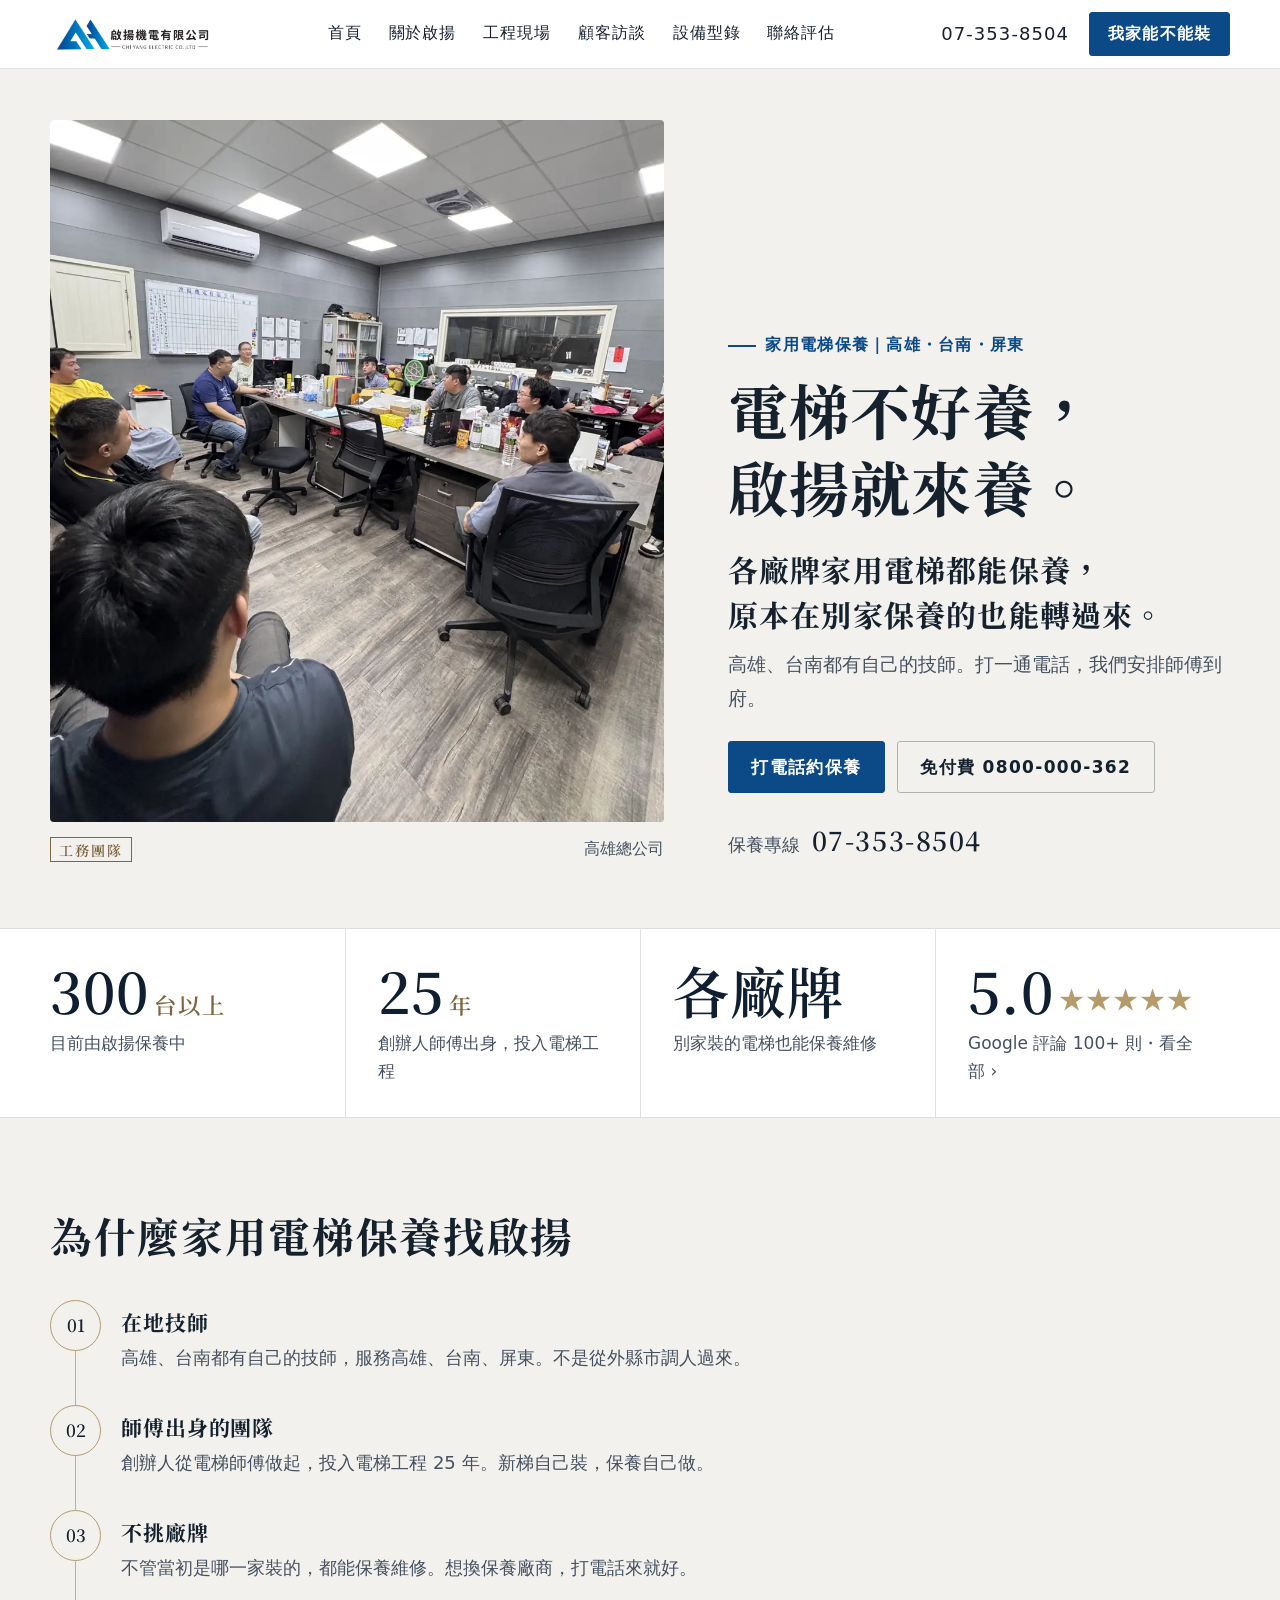
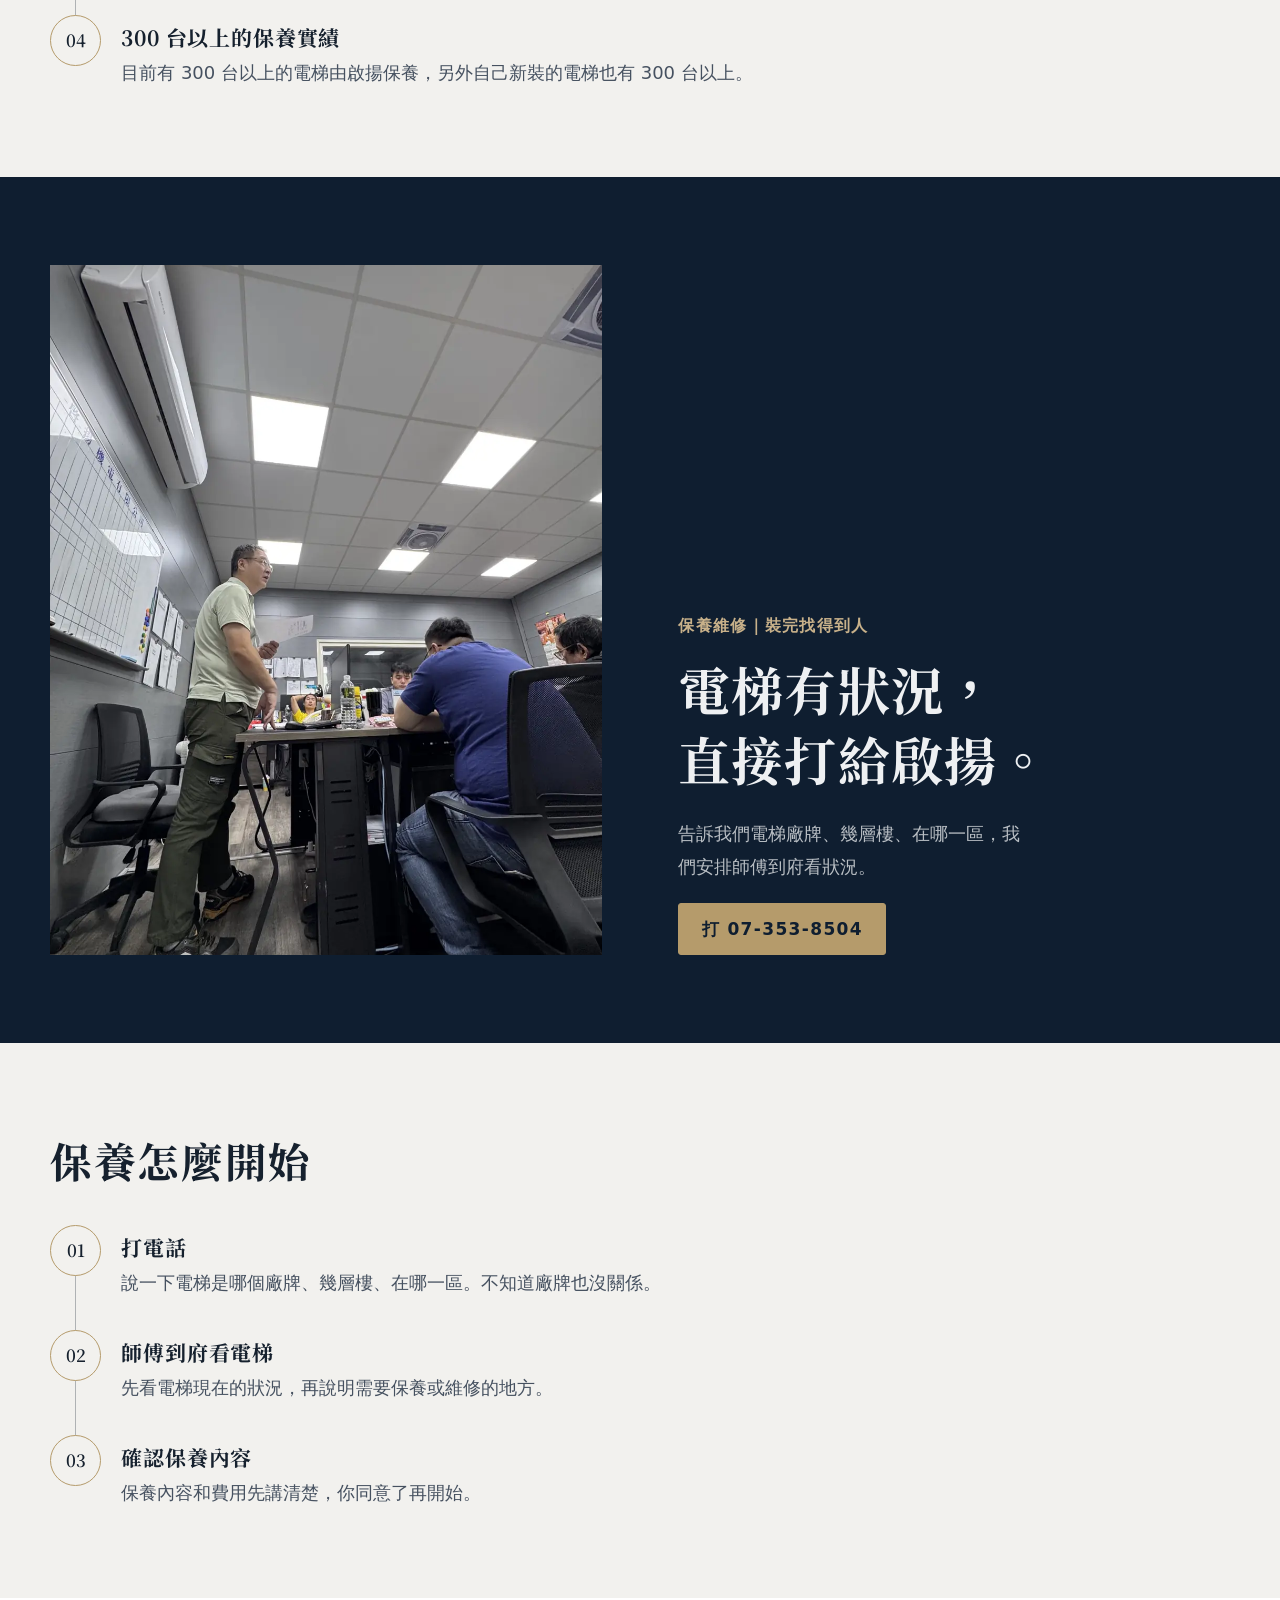
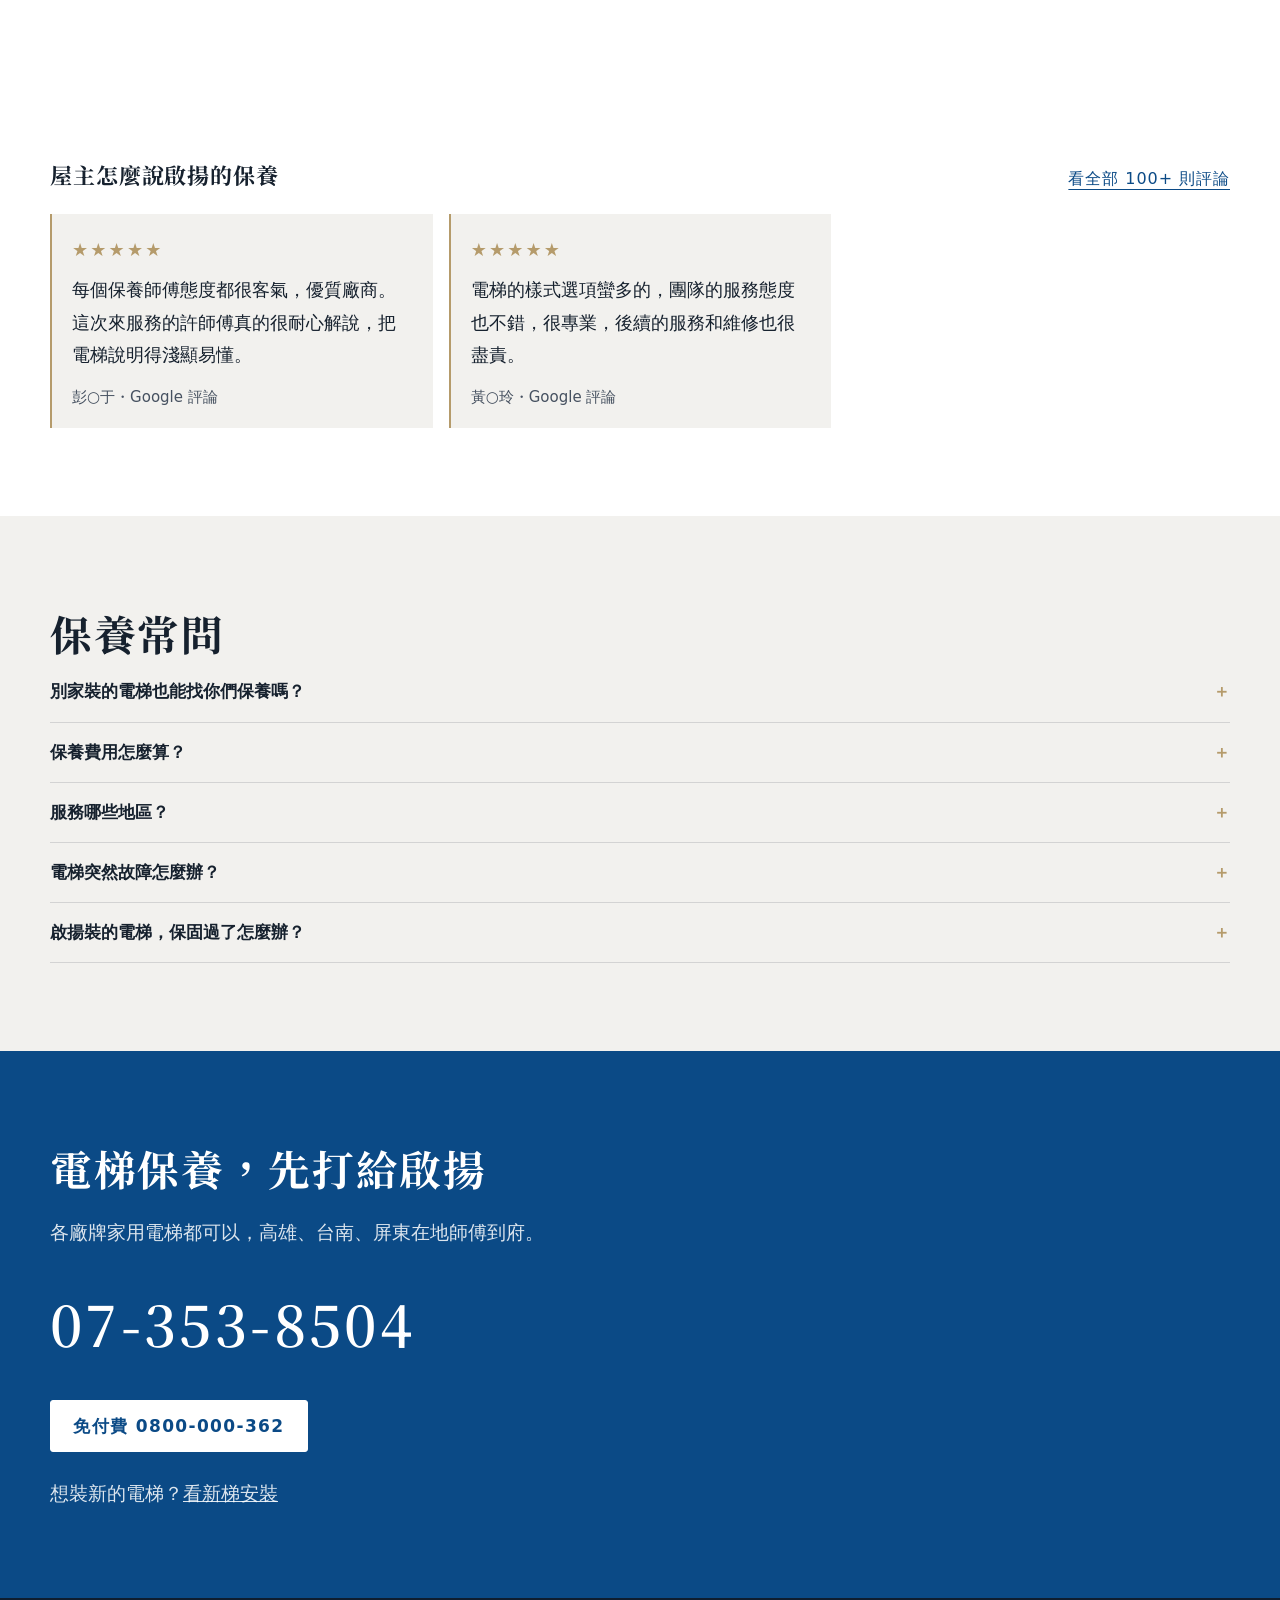
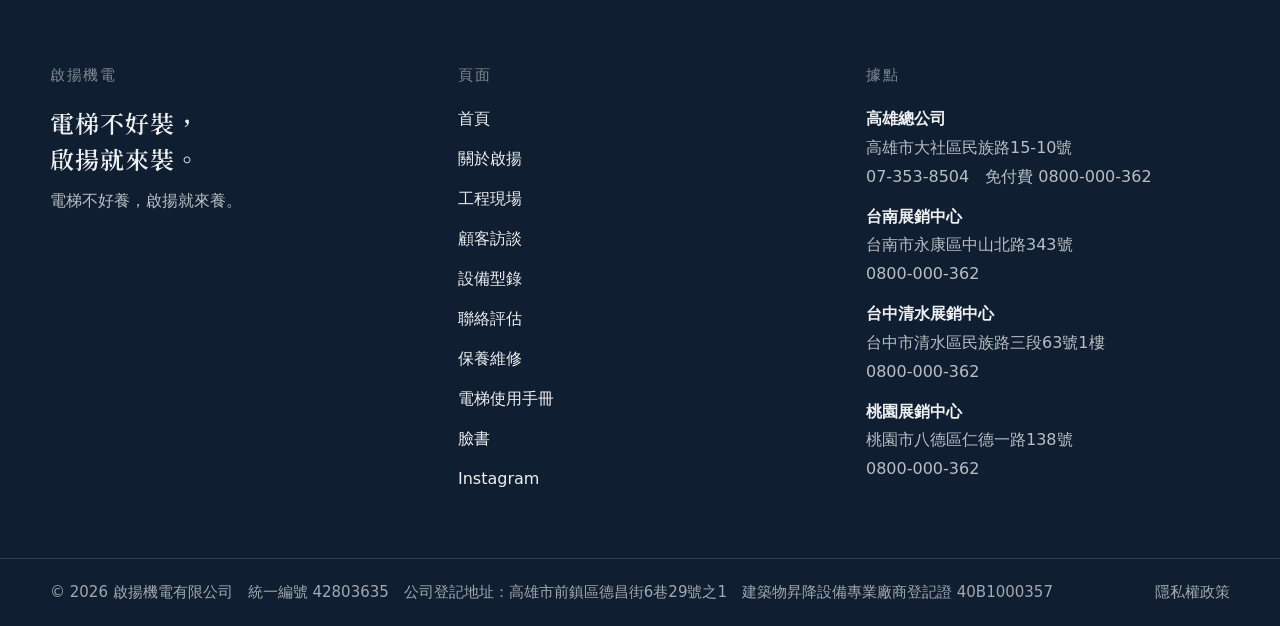
<file: maintenance/index.html>
<!DOCTYPE html>
<html lang="zh-Hant">
<head>
  <meta charset="utf-8" />
  <!-- v12 -->
  <meta name="viewport" content="width=device-width, initial-scale=1, viewport-fit=cover" />
  <title>家用電梯保養維修｜各廠牌都可以｜啟揚機電</title>
  <meta name="description" content="家用電梯保養維修，各廠牌都可以，別家保養的也能轉過來。高雄、台南在地技師，服務高雄、台南、屏東。目前保養 300 台以上。電話 07-353-8504。" />
  <meta name="robots" content="index, follow" />
  <link rel="canonical" href="https://chiyang9982.com.tw/maintenance/" />
  <meta name="theme-color" content="#ffffff" />
  <meta property="og:type" content="website" />
  <meta property="og:site_name" content="啟揚機電" />
  <meta property="og:locale" content="zh_TW" />
  <meta property="og:title" content="家用電梯保養維修｜啟揚機電" />
  <meta property="og:description" content="電梯不好養，啟揚就來養。各廠牌家用電梯都能保養，高雄、台南在地技師到府。" />
  <meta property="og:url" content="https://chiyang9982.com.tw/maintenance/" />
  <meta property="og:image" content="https://chiyang9982.com.tw/og.jpg?v=13" />
  <meta property="og:image:width" content="1200" />
  <meta property="og:image:height" content="630" />
  <meta name="twitter:card" content="summary_large_image" />
  <link rel="icon" href="/favicon.svg" type="image/svg+xml" />
  <link rel="apple-touch-icon" href="/brand/logo-square.jpg" />
  <link rel="preconnect" href="https://fonts.googleapis.com" />
  <link rel="preconnect" href="https://fonts.gstatic.com" crossorigin />
  <link rel="stylesheet" href="https://fonts.googleapis.com/css2?family=Noto+Serif+TC:wght@600;700&amp;display=swap&amp;text=%2B-.0123456789ABDGHIPQRSYaeghilmnorstu%C2%A9%E2%80%BA%E2%97%8B%E2%98%85%E3%80%81%E3%80%82%E3%83%BB%E4%B8%80%E4%B8%89%E4%B8%8A%E4%B8%8B%E4%B8%8D%E4%B8%A6%E4%B8%AD%E4%B8%BB%E4%B9%85%E4%B9%8B%E4%B9%98%E4%B9%9F%E4%BA%86%E4%BA%8E%E4%BA%9B%E4%BA%BA%E4%BB%80%E4%BB%81%E4%BB%94%E4%BB%98%E4%BB%A5%E4%BB%B6%E4%BB%BB%E4%BC%B0%E4%BD%8D%E4%BD%8F%E4%BD%95%E4%BD%A0%E4%BE%86%E4%BE%8B%E4%BE%9D%E4%BF%9D%E4%BF%AE%E5%80%8B%E5%80%91%E5%80%92%E5%81%9A%E5%81%9C%E5%82%85%E5%82%99%E5%82%B3%E5%83%B9%E5%84%AA%E5%85%88%E5%85%8D%E5%85%A5%E5%85%A7%E5%85%A8%E5%85%AB%E5%85%AC%E5%85%B6%E5%86%8D%E5%87%BA%E5%88%86%E5%88%A5%E5%88%B0%E5%88%B6%E5%89%87%E5%89%B5%E5%8A%83%E5%8A%A0%E5%8B%95%E5%8B%98%E5%8B%99%E5%8C%96%E5%8C%97%E5%8C%BF%E5%8D%80%E5%8D%97%E5%8E%9D%E5%8E%9F%E5%8E%BB%E5%8F%A3%E5%8F%AF%E5%8F%B0%E5%8F%B8%E5%90%84%E5%90%88%E5%90%8C%E5%90%8D%E5%92%8C%E5%93%81%E5%93%AA%E5%95%86%E5%95%8F%E5%95%9F%E5%97%8E%E5%9A%B4%E5%9B%9B%E5%9B%BA%E5%9C%8D%E5%9C%92%E5%9C%96%E5%9C%98%E5%9C%A8%E5%9C%B0%E5%9E%8B%E5%A0%B1%E5%A0%B4%E5%A3%9E%E5%A4%9A%E5%A4%A7%E5%A4%A9%E5%A5%BD%E5%A7%8B%E5%AD%A9%E5%AE%88%E5%AE%89%E5%AE%8C%E5%AE%98%E5%AE%A2%E5%AE%B6%E5%AE%B9%E5%AF%A6%E5%AF%AB%E5%AF%AC%E5%AF%B8%E5%B0%88%E5%B0%8F%E5%B0%B1%E5%B0%BA%E5%B1%8B%E5%B1%8F%E5%B1%95%E5%B1%A4%E5%B1%B1%E5%B7%A5%E5%B7%AE%E5%B7%B1%E5%B7%B2%E5%B8%82%E5%B8%AB%E5%B8%B8%E5%B9%B4%E5%BA%9C%E5%BA%A6%E5%BA%B7%E5%BB%A0%E5%BB%BA%E5%BC%8F%E5%BC%B5%E5%BD%AD%E5%BD%B1%E5%BE%88%E5%BE%8C%E5%BE%97%E5%BE%9E%E5%BE%B7%E5%BF%83%E6%80%8E%E6%80%AA%E6%83%B3%E6%85%8B%E6%87%82%E6%88%90%E6%88%91%E6%88%96%E6%88%B6%E6%88%BF%E6%89%8D%E6%89%93%E6%89%BE%E6%8A%80%E6%8A%8A%E6%8A%95%E6%8B%8D%E6%8C%91%E6%8C%96%E6%8E%92%E6%8E%A5%E6%8F%9A%E6%8F%B4%E6%90%AC%E6%93%9A%E6%94%B6%E6%94%BE%E6%94%BF%E6%95%91%E6%96%87%E6%96%B9%E6%96%BC%E6%96%BD%E6%97%8F%E6%98%87%E6%98%8E%E6%98%93%E6%98%9F%E6%98%AF%E6%99%82%E6%9B%B4%E6%9B%B8%E6%9C%80%E6%9C%83%E6%9C%89%E6%9C%8D%E6%9C%9F%E6%9D%B1%E6%9D%BF%E6%A0%BC%E6%A1%83%E6%A1%88%E6%A2%93%E6%A2%9D%E6%A2%AF%E6%A5%AD%E6%A7%8B%E6%A8%93%E6%A8%A3%E6%A9%9F%E6%AC%8A%E6%AC%A1%E6%AD%A5%E6%AE%B5%E6%AF%8F%E6%B0%91%E6%B0%A3%E6%B0%B4%E6%B0%B8%E6%B1%82%E6%B2%92%E6%B3%81%E6%B3%95%E6%B4%BB%E6%B7%BA%E6%B8%85%E6%BA%96%E7%82%BA%E7%84%A1%E7%85%A7%E7%89%87%E7%89%8C%E7%89%A9%E7%8B%80%E7%8E%B2%E7%8F%BE%E7%94%9F%E7%94%A2%E7%94%A8%E7%95%8C%E7%95%99%E7%99%BB%E7%99%BE%E7%9A%84%E7%9B%A1%E7%9B%B4%E7%9B%B8%E7%9C%8B%E7%9C%9F%E7%A0%B4%E7%A2%BA%E7%A4%99%E7%A4%BE%E7%A7%81%E7%A8%8B%E7%A9%BA%E7%AA%84%E7%AB%99%E7%AC%A6%E7%AD%96%E7%AE%97%E7%AF%84%E7%AF%89%E7%B0%BD%E7%B4%84%E7%B4%B0%E7%B5%90%E7%B5%A1%E7%B5%A6%E7%B5%B1%E7%B6%93%E7%B6%AD%E7%B6%B2%E7%B7%9A%E7%B7%A8%E7%B8%BD%E7%B8%BE%E7%BA%8C%E7%BD%AE%E8%80%90%E8%81%AF%E8%83%BD%E8%87%89%E8%87%AA%E8%87%B3%E8%88%87%E8%88%8A%E8%91%97%E8%97%8F%E8%99%95%E8%99%9F%E8%A0%BB%E8%A2%AB%E8%A3%9D%E8%A3%A1%E8%A3%BD%E8%A5%BF%E8%A6%81%E8%A6%8F%E8%A7%A3%E8%A8%88%E8%A8%8E%E8%A8%98%E8%A8%AA%E8%A8%AD%E8%A8%B1%E8%A9%95%E8%A9%A6%E8%A9%B1%E8%A9%B3%E8%AA%8D%E8%AA%AA%E8%AB%87%E8%AB%8B%E8%AB%96%E8%AC%9B%E8%AD%89%E8%AD%B0%E8%B2%AC%E8%B2%BB%E8%B3%AA%E8%B5%B0%E8%B5%B7%E8%B7%8C%E8%B7%AF%E8%B7%B3%E8%BA%AB%E8%BC%A9%E8%BE%A6%E8%BF%91%E9%80%8F%E9%80%99%E9%80%B2%E9%81%8E%E9%81%B5%E9%81%B8%E9%83%A8%E9%83%BD%E9%8A%B7%E9%8C%84%E9%8C%A2%E9%8C%AF%E9%95%B7%E9%96%80%E9%96%8B%E9%96%93%E9%97%9C%E9%99%8D%E9%99%90%E9%9A%8A%E9%9A%9B%E9%9A%9C%E9%9A%AA%E9%9A%B1%E9%9B%84%E9%9B%BB%E9%9C%80%E9%9D%9E%E9%9D%A2%E9%A0%81%E9%A0%85%E9%A0%90%E9%A1%9E%E9%A1%A7%E9%A1%AF%E9%A4%8A%E9%A6%96%E9%A9%97%E9%AB%98%E9%B3%B3%E9%BA%BC%E9%BB%83%E9%BB%9E%E9%BE%9C%EF%BC%88%EF%BC%89%EF%BC%8C%EF%BC%9A%EF%BC%9F%EF%BD%9C" media="print" onload="this.media='all'" />
  <noscript><link rel="stylesheet" href="https://fonts.googleapis.com/css2?family=Noto+Serif+TC:wght@600;700&amp;display=swap&amp;text=%2B-.0123456789ABDGHIPQRSYaeghilmnorstu%C2%A9%E2%80%BA%E2%97%8B%E2%98%85%E3%80%81%E3%80%82%E3%83%BB%E4%B8%80%E4%B8%89%E4%B8%8A%E4%B8%8B%E4%B8%8D%E4%B8%A6%E4%B8%AD%E4%B8%BB%E4%B9%85%E4%B9%8B%E4%B9%98%E4%B9%9F%E4%BA%86%E4%BA%8E%E4%BA%9B%E4%BA%BA%E4%BB%80%E4%BB%81%E4%BB%94%E4%BB%98%E4%BB%A5%E4%BB%B6%E4%BB%BB%E4%BC%B0%E4%BD%8D%E4%BD%8F%E4%BD%95%E4%BD%A0%E4%BE%86%E4%BE%8B%E4%BE%9D%E4%BF%9D%E4%BF%AE%E5%80%8B%E5%80%91%E5%80%92%E5%81%9A%E5%81%9C%E5%82%85%E5%82%99%E5%82%B3%E5%83%B9%E5%84%AA%E5%85%88%E5%85%8D%E5%85%A5%E5%85%A7%E5%85%A8%E5%85%AB%E5%85%AC%E5%85%B6%E5%86%8D%E5%87%BA%E5%88%86%E5%88%A5%E5%88%B0%E5%88%B6%E5%89%87%E5%89%B5%E5%8A%83%E5%8A%A0%E5%8B%95%E5%8B%98%E5%8B%99%E5%8C%96%E5%8C%97%E5%8C%BF%E5%8D%80%E5%8D%97%E5%8E%9D%E5%8E%9F%E5%8E%BB%E5%8F%A3%E5%8F%AF%E5%8F%B0%E5%8F%B8%E5%90%84%E5%90%88%E5%90%8C%E5%90%8D%E5%92%8C%E5%93%81%E5%93%AA%E5%95%86%E5%95%8F%E5%95%9F%E5%97%8E%E5%9A%B4%E5%9B%9B%E5%9B%BA%E5%9C%8D%E5%9C%92%E5%9C%96%E5%9C%98%E5%9C%A8%E5%9C%B0%E5%9E%8B%E5%A0%B1%E5%A0%B4%E5%A3%9E%E5%A4%9A%E5%A4%A7%E5%A4%A9%E5%A5%BD%E5%A7%8B%E5%AD%A9%E5%AE%88%E5%AE%89%E5%AE%8C%E5%AE%98%E5%AE%A2%E5%AE%B6%E5%AE%B9%E5%AF%A6%E5%AF%AB%E5%AF%AC%E5%AF%B8%E5%B0%88%E5%B0%8F%E5%B0%B1%E5%B0%BA%E5%B1%8B%E5%B1%8F%E5%B1%95%E5%B1%A4%E5%B1%B1%E5%B7%A5%E5%B7%AE%E5%B7%B1%E5%B7%B2%E5%B8%82%E5%B8%AB%E5%B8%B8%E5%B9%B4%E5%BA%9C%E5%BA%A6%E5%BA%B7%E5%BB%A0%E5%BB%BA%E5%BC%8F%E5%BC%B5%E5%BD%AD%E5%BD%B1%E5%BE%88%E5%BE%8C%E5%BE%97%E5%BE%9E%E5%BE%B7%E5%BF%83%E6%80%8E%E6%80%AA%E6%83%B3%E6%85%8B%E6%87%82%E6%88%90%E6%88%91%E6%88%96%E6%88%B6%E6%88%BF%E6%89%8D%E6%89%93%E6%89%BE%E6%8A%80%E6%8A%8A%E6%8A%95%E6%8B%8D%E6%8C%91%E6%8C%96%E6%8E%92%E6%8E%A5%E6%8F%9A%E6%8F%B4%E6%90%AC%E6%93%9A%E6%94%B6%E6%94%BE%E6%94%BF%E6%95%91%E6%96%87%E6%96%B9%E6%96%BC%E6%96%BD%E6%97%8F%E6%98%87%E6%98%8E%E6%98%93%E6%98%9F%E6%98%AF%E6%99%82%E6%9B%B4%E6%9B%B8%E6%9C%80%E6%9C%83%E6%9C%89%E6%9C%8D%E6%9C%9F%E6%9D%B1%E6%9D%BF%E6%A0%BC%E6%A1%83%E6%A1%88%E6%A2%93%E6%A2%9D%E6%A2%AF%E6%A5%AD%E6%A7%8B%E6%A8%93%E6%A8%A3%E6%A9%9F%E6%AC%8A%E6%AC%A1%E6%AD%A5%E6%AE%B5%E6%AF%8F%E6%B0%91%E6%B0%A3%E6%B0%B4%E6%B0%B8%E6%B1%82%E6%B2%92%E6%B3%81%E6%B3%95%E6%B4%BB%E6%B7%BA%E6%B8%85%E6%BA%96%E7%82%BA%E7%84%A1%E7%85%A7%E7%89%87%E7%89%8C%E7%89%A9%E7%8B%80%E7%8E%B2%E7%8F%BE%E7%94%9F%E7%94%A2%E7%94%A8%E7%95%8C%E7%95%99%E7%99%BB%E7%99%BE%E7%9A%84%E7%9B%A1%E7%9B%B4%E7%9B%B8%E7%9C%8B%E7%9C%9F%E7%A0%B4%E7%A2%BA%E7%A4%99%E7%A4%BE%E7%A7%81%E7%A8%8B%E7%A9%BA%E7%AA%84%E7%AB%99%E7%AC%A6%E7%AD%96%E7%AE%97%E7%AF%84%E7%AF%89%E7%B0%BD%E7%B4%84%E7%B4%B0%E7%B5%90%E7%B5%A1%E7%B5%A6%E7%B5%B1%E7%B6%93%E7%B6%AD%E7%B6%B2%E7%B7%9A%E7%B7%A8%E7%B8%BD%E7%B8%BE%E7%BA%8C%E7%BD%AE%E8%80%90%E8%81%AF%E8%83%BD%E8%87%89%E8%87%AA%E8%87%B3%E8%88%87%E8%88%8A%E8%91%97%E8%97%8F%E8%99%95%E8%99%9F%E8%A0%BB%E8%A2%AB%E8%A3%9D%E8%A3%A1%E8%A3%BD%E8%A5%BF%E8%A6%81%E8%A6%8F%E8%A7%A3%E8%A8%88%E8%A8%8E%E8%A8%98%E8%A8%AA%E8%A8%AD%E8%A8%B1%E8%A9%95%E8%A9%A6%E8%A9%B1%E8%A9%B3%E8%AA%8D%E8%AA%AA%E8%AB%87%E8%AB%8B%E8%AB%96%E8%AC%9B%E8%AD%89%E8%AD%B0%E8%B2%AC%E8%B2%BB%E8%B3%AA%E8%B5%B0%E8%B5%B7%E8%B7%8C%E8%B7%AF%E8%B7%B3%E8%BA%AB%E8%BC%A9%E8%BE%A6%E8%BF%91%E9%80%8F%E9%80%99%E9%80%B2%E9%81%8E%E9%81%B5%E9%81%B8%E9%83%A8%E9%83%BD%E9%8A%B7%E9%8C%84%E9%8C%A2%E9%8C%AF%E9%95%B7%E9%96%80%E9%96%8B%E9%96%93%E9%97%9C%E9%99%8D%E9%99%90%E9%9A%8A%E9%9A%9B%E9%9A%9C%E9%9A%AA%E9%9A%B1%E9%9B%84%E9%9B%BB%E9%9C%80%E9%9D%9E%E9%9D%A2%E9%A0%81%E9%A0%85%E9%A0%90%E9%A1%9E%E9%A1%A7%E9%A1%AF%E9%A4%8A%E9%A6%96%E9%A9%97%E9%AB%98%E9%B3%B3%E9%BA%BC%E9%BB%83%E9%BB%9E%E9%BE%9C%EF%BC%88%EF%BC%89%EF%BC%8C%EF%BC%9A%EF%BC%9F%EF%BD%9C" /></noscript>
  <link rel="preload" as="image" href="/images/team/works-3569.webp" fetchpriority="high" />
  <style>
    /* v12 palette: stone floor, night steel, Chi Yang blue (from logo), titanium door-frame trim */
    :root {
      --stone: #f2f1ee;
      --white: #ffffff;
      --night: #0f1e30;
      --fg: #16212e;
      --steel: #465160;
      --blue: #0b4a86;
      --blue-hover: #083a6b;
      --ti: #b59b6b;
      --ti-light: #c8b18a;
      --ti-ink: #7d6640;
      --line: rgba(22, 33, 46, .14);
      --line-strong: rgba(22, 33, 46, .3);
      --on-night: #eef0f2;
      --on-night-soft: rgba(238, 240, 242, .76);
      --line-night: rgba(238, 240, 242, .16);
      --display: "Noto Serif TC", "Noto Serif CJK TC", "Songti TC", "Source Han Serif TC", serif;
      --sans: "PingFang TC", "Noto Sans TC", "Microsoft JhengHei", "Noto Sans CJK TC", system-ui, sans-serif;
    }
    * { box-sizing: border-box; }
    html { -webkit-text-size-adjust: 100%; }
    body {
      margin: 0; background: var(--stone); color: var(--fg);
      font-family: var(--sans); font-size: 1.125rem; line-height: 1.8;
    }
    img { max-width: 100%; height: auto; display: block; }
    a { color: inherit; }
    :focus-visible { outline: 2px solid var(--blue); outline-offset: 3px; }
    .night :focus-visible, .cta :focus-visible, .foot :focus-visible, .dock :focus-visible { outline-color: var(--ti-light); }
    [id] { scroll-margin-top: 5.5rem; }
    .sr-only { position: absolute; width: 1px; height: 1px; padding: 0; margin: -1px; overflow: hidden; clip: rect(0 0 0 0); white-space: nowrap; border: 0; }
    .skip { position: absolute; left: -999px; top: 0; }
    .skip:focus { left: 1rem; top: 1rem; z-index: 90; background: var(--night); color: var(--on-night); padding: .5rem .8rem; }
    .shell { width: min(1180px, calc(100% - 2rem)); margin-inline: auto; }
    h1, h2, h3 { word-break: keep-all; overflow-wrap: anywhere; }

    /* header */
    .site-header { background: var(--white); border-bottom: 1px solid var(--line); }
    @media (min-width: 1024px) { .site-header { position: sticky; top: 0; z-index: 40; } }
    .bar { display: flex; align-items: center; justify-content: space-between; gap: 1.5rem; min-height: 4.25rem; }
    .logo { display: flex; text-decoration: none; }
    .logo img { height: 44px; width: auto; }
    .nav, .bar-end { display: none; }
    @media (min-width: 1024px) {
      .nav { display: flex; gap: clamp(1.1rem, 2.1vw, 2rem); }
      .nav a { font-size: 1rem; letter-spacing: .06em; text-decoration: none; padding: .35rem 0; border-bottom: 2px solid transparent; }
      .nav a:hover { color: var(--blue); }
      .nav a[aria-current="page"] { border-bottom-color: var(--ti); }
      .bar-end { display: flex; align-items: center; gap: 1.25rem; }
      .bar-tel { text-decoration: none; letter-spacing: .06em; font-variant-numeric: tabular-nums; }
      .bar-tel:hover { color: var(--blue); }
    }
    .mnav { display: flex; justify-content: space-between; gap: .5rem; padding: 0 1rem; border-top: 1px solid var(--line); }
    .mnav a { padding: .6rem .15rem .5rem; font-size: 1rem; letter-spacing: .08em; text-decoration: none; color: var(--steel); border-bottom: 2px solid transparent; }
    .mnav a[aria-current="page"] { color: var(--fg); border-bottom-color: var(--ti); }
    @media (min-width: 1024px) { .mnav { display: none; } }

    /* buttons */
    .btn {
      display: inline-flex; align-items: center; justify-content: center;
      min-height: 3.25rem; padding: .8rem 1.4rem; border-radius: 3px; border: 1px solid transparent;
      font-size: 1.0625rem; font-weight: 700; letter-spacing: .08em; line-height: 1.2;
      text-decoration: none; white-space: nowrap; touch-action: manipulation;
      transition: background-color .15s, border-color .15s, color .15s;
    }
    .btn-sm { min-height: 2.75rem; padding: .55rem 1.1rem; font-size: 1rem; }
    .btn-primary { background: var(--blue); border-color: var(--blue); color: #fff; }
    .btn-primary:hover { background: var(--blue-hover); border-color: var(--blue-hover); }
    .btn-ghost { background: transparent; border-color: var(--line-strong); color: var(--fg); }
    .btn-ghost:hover { border-color: var(--fg); }
    .btn-ti { background: var(--ti); border-color: var(--ti); color: var(--night); }
    .btn-ti:hover { background: var(--ti-light); border-color: var(--ti-light); }
    .btn-white { background: #fff; border-color: #fff; color: var(--blue); }
    .btn-white:hover { background: var(--stone); border-color: var(--stone); }
    .actions { display: flex; flex-wrap: wrap; gap: .75rem; margin-top: 1.6rem; }

    /* type */
    .h2 { margin: 0; font-family: var(--display); font-weight: 700; font-size: clamp(1.75rem, 4.2vw, 2.6rem); line-height: 1.4; letter-spacing: .04em; text-wrap: balance; word-break: keep-all; overflow-wrap: anywhere; }
    .body-l { max-width: 38rem; margin: 1.1rem 0 0; font-size: 1.1875rem; color: var(--steel); }
    .plate {
      display: inline-flex; align-items: center; flex: none; white-space: nowrap;
      border: 1px solid currentColor; color: var(--ti-ink); padding: .3rem .5rem .28rem;
      font-family: var(--display); font-weight: 600; font-size: .875rem; letter-spacing: .14em; line-height: 1;
      font-variant-numeric: tabular-nums;
    }
    .band { padding: clamp(3.25rem, 7vw, 5.5rem) 0; }

    /* hero (v13, 11/04): headline first, then one clean finished photo.
       Horizontal type only. No vertical couplets, dark boards or symmetric photo frames:
       in Taiwan that composition reads as a funeral altar (boss feedback 11/04). */
    .hero { padding: clamp(1.5rem, 4vw, 3.25rem) 0 clamp(2.75rem, 5vw, 4.5rem); }
    .hero-grid { display: grid; gap: 1.4rem; grid-template-areas: "title" "photo" "copy"; }
    @media (min-width: 1024px) {
      .hero-grid {
        grid-template-columns: minmax(0, 1.1fr) minmax(0, .9fr); grid-template-rows: 1fr auto;
        grid-template-areas: "photo title" "photo copy"; column-gap: clamp(2.5rem, 5vw, 5rem); row-gap: 0;
      }
      .hero-head { align-self: end; }
    }
    .hero-head { grid-area: title; }
    .hero-kicker { margin: 0; display: flex; align-items: center; gap: .6rem; color: var(--blue); font-size: 1rem; font-weight: 700; letter-spacing: .08em; }
    .hero-kicker::before { content: ""; width: 1.75rem; height: 2px; background: var(--blue); flex: none; }
    .hero-title { margin: .7rem 0 0; font-family: var(--display); font-weight: 700; font-size: clamp(2.25rem, 10vw, 3.75rem); line-height: 1.28; letter-spacing: .02em; color: var(--fg); }
    .hero-photo { grid-area: photo; margin: 0; }
    .hero-photo img { width: 100%; aspect-ratio: 4 / 5; object-fit: cover; object-position: 50% 100%; border-radius: 4px; background: #e7e5e0; }
    @media (min-width: 1024px) { .hero-photo img { max-height: 78vh; } }
    .hero-cap { display: flex; justify-content: space-between; align-items: center; gap: .75rem; margin: .8rem 0 0; color: var(--steel); font-size: 1rem; }
    .hero-lead { grid-area: copy; max-width: 31rem; }
    @media (min-width: 1024px) { .hero-lead .lead-strong { margin-top: 1.4rem; } }
    .lead-strong { margin: 0; font-family: var(--display); font-weight: 700; font-size: clamp(1.375rem, 3.2vw, 1.875rem); line-height: 1.5; letter-spacing: .04em; word-break: keep-all; overflow-wrap: anywhere; text-wrap: balance; }
    .lead { margin: .6rem 0 0; font-size: 1.1875rem; color: var(--steel); }
    .call { margin: 1.5rem 0 0; color: var(--steel); display: flex; align-items: baseline; gap: .75rem; flex-wrap: wrap; }
    .call a { font-family: var(--display); font-weight: 600; font-size: 1.625rem; letter-spacing: .06em; color: var(--fg); text-decoration: none; font-variant-numeric: tabular-nums; }
    .call a:hover { color: var(--blue); }

    /* proof */
    .proof { background: var(--white); border-block: 1px solid var(--line); }
    .proof-grid { display: grid; }
    .proof-item { display: grid; grid-template-columns: 7.5rem 1fr; align-items: center; gap: 1rem; padding: 1.15rem 0; }
    .proof-item + .proof-item { border-top: 1px solid var(--line); }
    .proof-item .num-label { margin: 0; }
    @media (min-width: 768px) {
      .proof-grid { grid-template-columns: repeat(4, minmax(0, 1fr)); }
      .proof-item { display: block; padding: 2.1rem 2rem 2rem; }
      .proof-item:first-child { padding-left: 0; }
      .proof-item + .proof-item { border-top: 0; border-left: 1px solid var(--line); }
      .proof-item .num-label { margin: .75rem 0 0; }
    }
    .num { margin: 0; font-family: var(--display); font-weight: 600; color: var(--night); font-size: clamp(2rem, 7vw, 3.5rem); line-height: 1; letter-spacing: .02em; white-space: nowrap; }
    .num small { font-size: .4em; margin-left: .2em; letter-spacing: .1em; color: var(--ti-ink); }
    .num-label { margin: .75rem 0 0; color: var(--steel); font-size: clamp(.9375rem, 2.4vw, 1.0625rem); line-height: 1.6; }

    /* floor statement */
    .seam { border-left: 2px solid var(--ti); padding-left: clamp(1rem, 3vw, 1.75rem); }

    /* maintenance band */
    .night { background: var(--night); color: var(--on-night); }
    .m-grid { display: grid; gap: 2.25rem; }
    @media (min-width: 900px) {
      .m-grid { grid-template-columns: minmax(0, 1fr) minmax(0, 1fr); grid-template-areas: "photo copy"; align-items: end; gap: clamp(2.5rem, 6vw, 6rem); }
      .m-photo { grid-area: photo; }
      .m-copy { grid-area: copy; }
    }
    .m-photo { margin: 0; }
    .m-photo img { width: 100%; aspect-ratio: 4 / 5; object-fit: cover; }
    @media (max-width: 899px) { .m-photo img { aspect-ratio: 4 / 3; } }
    .m-kicker { margin: 0; color: var(--ti-light); font-size: 1rem; font-weight: 700; letter-spacing: .08em; }
    .m-title { margin: .8rem 0 0; font-family: var(--display); font-weight: 700; font-size: clamp(2rem, 7.5vw, 3.25rem); line-height: 1.35; letter-spacing: .02em; }
    .m-note { max-width: 22rem; margin: 1.5rem 0 0; color: var(--on-night-soft); }

    /* customer voice */
    .proof-link { color: inherit; text-decoration: none; }
    .proof-link:hover .num-label { color: var(--blue); }
    .num .stars { color: var(--ti); font-size: .32em; margin-left: .2em; letter-spacing: .04em; vertical-align: .2em; }
    @media (min-width: 768px) { .num .stars { font-size: .45em; letter-spacing: .08em; } }
    .faq details { border-bottom: 1px solid var(--line, #ddd); padding: 1rem 0; }
    .faq summary { cursor: pointer; font-weight: 600; font-size: 1.0625rem; line-height: 1.6; list-style: none; position: relative; padding-right: 2rem; }
    .faq summary::-webkit-details-marker { display: none; }
    .faq summary::after { content: "＋"; position: absolute; right: 0; top: 0; color: var(--ti); }
    .faq details[open] summary::after { content: "－"; }
    .faq details p { margin: .6rem 0 0; line-height: 1.85; color: var(--steel); }
    .reviews { margin-top: clamp(2.5rem, 5vw, 3.5rem); }
    .reviews-head { display: flex; flex-wrap: wrap; align-items: baseline; justify-content: space-between; gap: .5rem 1rem; margin-bottom: 1.25rem; }
    .reviews-head h3 { margin: 0; font-family: var(--display); font-size: 1.375rem; letter-spacing: .04em; }
    .review-grid { display: grid; gap: 1rem; }
    @media (min-width: 900px) { .review-grid { grid-template-columns: repeat(3, minmax(0, 1fr)); } }
    .review { margin: 0; background: var(--stone); border-left: 2px solid var(--ti); padding: 1.25rem 1.25rem 1.1rem; }
    .review .r-stars { margin: 0 0 .5rem; color: var(--ti); letter-spacing: .12em; }
    .review blockquote { margin: 0; line-height: 1.8; color: var(--fg); }
    .review figcaption { margin-top: .75rem; color: var(--steel); font-size: .9375rem; }
    .voice { background: var(--white); }
    .voice-grid { display: grid; gap: 1.75rem; }
    @media (min-width: 900px) { .voice-grid { grid-template-columns: minmax(0, 1.2fr) minmax(0, .8fr); align-items: center; gap: clamp(2.5rem, 5vw, 4.5rem); } }
    .voice-media { position: relative; display: block; }
    .voice-media img { width: 100%; aspect-ratio: 16 / 9; object-fit: cover; background: #e7e5e0; }
    .play { position: absolute; left: 50%; top: 50%; width: 4.25rem; height: 4.25rem; margin: -2.125rem 0 0 -2.125rem; border-radius: 50%; background: rgba(15, 30, 48, .72); display: grid; place-items: center; }
    .play::after { content: ""; border-style: solid; border-width: .75rem 0 .75rem 1.2rem; border-color: transparent transparent transparent #fff; margin-left: .25rem; }
    .voice h3 { margin: 1.1rem 0 0; font-family: var(--display); font-weight: 700; font-size: 1.375rem; letter-spacing: .04em; line-height: 1.45; }
    .voice-note { margin: .45rem 0 0; color: var(--steel); }
    .actions .more { align-self: center; margin-left: .5rem; }

    /* film */
    .head-row { display: flex; align-items: flex-end; justify-content: space-between; gap: 1rem 2rem; flex-wrap: wrap; margin-bottom: 1.75rem; }
    .more { font-size: 1rem; letter-spacing: .06em; color: var(--blue); text-underline-offset: .3em; }
    .film {
      display: flex; gap: 1rem; overflow-x: auto; scroll-snap-type: x mandatory; -webkit-overflow-scrolling: touch;
      padding: 0 max(1rem, calc((100% - 1180px) / 2)) .75rem; scroll-padding-inline: max(1rem, calc((100% - 1180px) / 2));
    }
    .film article { flex: 0 0 auto; width: min(74vw, 320px); scroll-snap-align: start; }
    .film img { width: 100%; aspect-ratio: 4 / 5; object-fit: cover; background: #e7e5e0; }
    .film p { display: flex; justify-content: space-between; align-items: center; gap: .6rem; margin: .8rem 0 0; font-size: 1rem; }

    /* wall */
    .wall { background: var(--white); }
    .wall-grid { display: grid; grid-template-columns: repeat(4, 1fr); gap: 3px; margin-top: 1.75rem; }
    @media (min-width: 720px) { .wall-grid { grid-template-columns: repeat(8, 1fr); } }
    .wall-grid img { width: 100%; aspect-ratio: 1 / 1; object-fit: cover; background: #e7e5e0; }

    /* steps as floors */
    .floors { list-style: none; margin: 2.25rem 0 0; padding: 0; position: relative; max-width: 44rem; }
    .floors::before { content: ""; position: absolute; left: calc(1.6rem - .5px); top: 1.6rem; bottom: 1.6rem; width: 1px; background: var(--line-strong); }
    .floors li { position: relative; display: grid; grid-template-columns: 3.2rem 1fr; gap: 1.25rem; padding-bottom: 1.9rem; }
    .floors li:last-child { padding-bottom: 0; }
    .fl {
      position: relative; z-index: 1; width: 3.2rem; height: 3.2rem; border-radius: 50%;
      border: 1.5px solid var(--ti); background: var(--stone); display: grid; place-items: center;
      font-family: var(--display); font-weight: 600; font-size: 1.0625rem; color: var(--fg);
    }
    .floors h3 { margin: .5rem 0 0; font-family: var(--display); font-weight: 700; font-size: 1.3125rem; letter-spacing: .04em; line-height: 1.4; }
    .floors p { margin: .3rem 0 0; color: var(--steel); }

    /* closing call */
    .cta { background: var(--blue); color: #fff; }
    .cta .body-l { color: rgba(255, 255, 255, .86); }
    .cta-phone { margin: 1.5rem 0 0; }
    .cta-phone a { font-family: var(--display); font-weight: 600; font-size: clamp(2.25rem, 8vw, 3.5rem); letter-spacing: .06em; color: #fff; text-decoration: none; font-variant-numeric: tabular-nums; }

    /* footer */
    .foot { background: var(--night); color: var(--on-night); }
    .foot-grid { display: grid; gap: 2.75rem; padding: 3.5rem 0; }
    @media (min-width: 768px) { .foot-grid { grid-template-columns: repeat(3, minmax(0, 1fr)); padding: 4rem 0; } }
    .foot-k { margin: 0; font-size: .9375rem; letter-spacing: .1em; color: rgba(238, 240, 242, .5); }
    .foot-slogan { margin: 1rem 0 0; font-family: var(--display); font-weight: 600; font-size: 1.5rem; line-height: 1.5; letter-spacing: .04em; }
    .foot-sub { margin: .6rem 0 0; color: var(--on-night-soft); font-size: 1rem; }
    .foot ul { list-style: none; margin: 1rem 0 0; padding: 0; display: grid; gap: .7rem; font-size: 1rem; }
    .foot a { text-decoration: none; }
    .foot a:hover { color: var(--ti-light); }
    .foot .place { color: var(--on-night-soft); }
    .foot .place strong { display: block; color: var(--on-night); font-weight: 600; }
    .foot-legal { border-top: 1px solid var(--line-night); }
    .foot-legal p { display: flex; flex-wrap: wrap; justify-content: space-between; gap: .5rem 1.5rem; margin: 0 auto; padding: 1.25rem 0; font-size: .9375rem; color: rgba(238, 240, 242, .66); }
    @media (max-width: 767px) { .foot-legal p { padding-bottom: calc(5.6rem + env(safe-area-inset-bottom, 0px)); } }

    /* mobile dock */
    .dock {
      position: fixed; right: 0; bottom: 0; left: 0; z-index: 40;
      display: grid; grid-template-columns: 1fr 1fr 1.25fr; gap: .45rem;
      padding: .5rem .5rem calc(.5rem + env(safe-area-inset-bottom, 0px));
      background: var(--night); box-shadow: 0 -8px 24px rgba(15, 30, 48, .18);
    }
    .dock a {
      display: flex; min-height: 3.15rem; align-items: center; justify-content: center;
      border-radius: 3px; background: var(--white); color: var(--fg);
      font-size: 1.0625rem; font-weight: 700; letter-spacing: .06em; text-decoration: none;
      white-space: nowrap; touch-action: manipulation;
    }
    .dock .go { background: var(--ti); color: var(--night); }
    @media (min-width: 768px) { .dock { display: none; } }

    /* mobile v2 (啟揚38, 11/06): shorter page, one-row header, lower hero photo, bigger tap targets */
    @media (max-width: 1023px) {
      .site-header { display: flex; align-items: center; }
      .site-header .bar { width: auto; flex: none; margin: 0; padding-left: 1rem; min-height: 3.5rem; }
      .logo img { height: 32px; }
      .mnav { flex: 1; min-width: 0; border-top: 0; justify-content: normal; gap: .1rem; padding: 0 .75rem 0 .5rem; overflow-x: auto; scrollbar-width: none; }
      .mnav::-webkit-scrollbar { display: none; }
      .mnav a[href="/"] { display: none; }
      .mnav a[href="/about"] { margin-left: auto; }
      .mnav a { flex: none; padding: .9rem .3rem .75rem; font-size: .9375rem; letter-spacing: .04em; }
    }
    @media (max-width: 379px) {
      .logo img { height: 26px; }
      .site-header .bar { padding-left: .75rem; }
      .mnav { padding-right: .5rem; }
      .mnav a { padding-inline: .2rem; font-size: .875rem; }
    }
    @media (max-width: 767px) {
      .hero-photo img { aspect-ratio: 4 / 3; }
      .hero-cap { margin-top: .5rem; }
      .review-grid { display: flex; overflow-x: auto; scroll-snap-type: x mandatory; gap: .75rem; padding-bottom: .5rem; }
      .review { flex: 0 0 82%; scroll-snap-align: start; }
      .wall-grid img:nth-child(n+13) { display: none; }
      .more { display: inline-flex; align-items: center; min-height: 2.75rem; }
      .foot-grid { gap: 1.75rem; padding: 2.5rem 0; }
      .foot-grid > div:nth-child(2) { display: none; }
      .foot ul { gap: .25rem; }
      .foot .place { padding: .35rem 0; }
      .foot .place a, .foot-legal a { display: inline-flex; align-items: center; min-height: 2.75rem; }
    }
  </style>
  <script type="application/ld+json">
  {"@context":"https://schema.org","@type":"LocalBusiness","name":"啟揚機電有限公司","url":"https://chiyang9982.com.tw/","logo":"https://chiyang9982.com.tw/brand/logo-square.jpg","image":"https://chiyang9982.com.tw/og.jpg","telephone":"+886-7-353-8504","taxID":"42803635","address":{"@type":"PostalAddress","streetAddress":"民族路15-10號","addressLocality":"大社區","addressRegion":"高雄市","addressCountry":"TW"}}
  </script>
<!-- Google tag (gtag.js) -->
<script>(function(){var d=0;function L(){if(d)return;d=1;var s=document.createElement("script");s.async=1;s.src="https://www.googletagmanager.com/gtag/js?id=AW-854591160";document.head.appendChild(s);}["pointerdown","keydown","touchstart","scroll"].forEach(function(t){addEventListener(t,L,{once:true,passive:true,capture:true});});addEventListener("load",function(){setTimeout(L,2500);});})();</script>
<script>
window.dataLayer=window.dataLayer||[];function gtag(){dataLayer.push(arguments);}
gtag('js',new Date());gtag('config','AW-854591160');gtag('config','G-MY53ERRNRC');
(function(){var FORM='AW-854591160/nziFCPHO0KcDELiNwJcD',PHONE='AW-854591160/a-zQCN6W4awdELiNwJcD',FR=/forms\.gle|docs\.google\.com\/forms/;
document.addEventListener('click',function(e){var a=e.target&&e.target.closest?e.target.closest('a[href]'):null;if(!a)return;var h=a.getAttribute('href')||'';
if(h.indexOf('tel:')===0){gtag('event','conversion',{send_to:PHONE});gtag('event','phone_click',{link_url:h});}
else if(FR.test(h)){gtag('event','form_click',{link_url:h});}
else if(/facebook\.com|instagram\.com/.test(h)){gtag('event','social_click',{link_url:h,link_text:(a.innerText||a.getAttribute('aria-label')||'').trim().slice(0,40)});}},true);
document.addEventListener('submit',function(e){var f=e.target;if(f&&FR.test(f.action||'')){gtag('event','conversion',{send_to:FORM});gtag('event','generate_lead');}},true);})();
</script>
</head>
<body>
  <a class="skip" href="#main">跳至主要內容</a>
  <header class="site-header">
    <div class="shell bar">
      <a class="logo" href="/"><img src="/brand/chiyang-logo-lockup.png" alt="啟揚機電有限公司" width="180" height="50" /></a>
      <nav class="nav" aria-label="主要導覽">
        <a href="/">首頁</a>
        <a href="/about">關於啟揚</a>
        <a href="/cases">工程現場</a>
        <a href="/stories">顧客訪談</a>
        <a href="/equipment">設備型錄</a>
        <a href="/contact">聯絡評估</a>
      </nav>
      <div class="bar-end">
        <a class="bar-tel" href="tel:+88673538504">07-353-8504</a>
        <a class="btn btn-primary btn-sm" href="/contact/#form">我家能不能裝</a>
      </div>
    </div>
    <nav class="mnav" aria-label="主要導覽">
      <a href="/">首頁</a>
      <a href="/about">關於</a>
      <a href="/cases">現場</a>
      <a href="/stories">訪談</a>
      <a href="/equipment">型錄</a>
      <a href="/contact">聯絡</a>
    </nav>
  </header>

  <main id="main">
    <section class="hero">
      <div class="shell hero-grid">
        <div class="hero-head">
          <p class="hero-kicker">家用電梯保養｜高雄・台南・屏東</p>
          <h1 class="hero-title"><span class="sr-only">啟揚機電｜家用電梯保養維修：</span>電梯不好養，<br />啟揚就來養。</h1>
        </div>
        <figure class="hero-photo">
          <img src="/images/team/works-3569.webp" alt="啟揚工務團隊開會" width="1050" height="1400" fetchpriority="high" />
          <figcaption class="hero-cap"><span class="plate">工務團隊</span><span>高雄總公司</span></figcaption>
        </figure>
        <div class="hero-lead">
          <p class="lead-strong">各廠牌家用電梯都能保養，原本在別家保養的也能轉過來。</p>
          <p class="lead">高雄、台南都有自己的技師。打一通電話，我們安排師傅到府。</p>
          <div class="actions">
            <a class="btn btn-primary" href="tel:+88673538504">打電話約保養</a>
            <a class="btn btn-ghost" href="tel:0800000362">免付費 0800-000-362</a>
          </div>
          <p class="call">保養專線<a href="tel:+88673538504">07-353-8504</a></p>
        </div>
      </div>
    </section>

    <section class="proof" aria-label="啟揚的保養實績">
      <div class="shell proof-grid">
        <div class="proof-item">
          <p class="num">300<small>台以上</small></p>
          <p class="num-label">目前由啟揚保養中</p>
        </div>
        <div class="proof-item">
          <p class="num">25<small>年</small></p>
          <p class="num-label">創辦人師傅出身，投入電梯工程</p>
        </div>
        <div class="proof-item">
          <p class="num">各廠牌</p>
          <p class="num-label">別家裝的電梯也能保養維修</p>
        </div>
        <a class="proof-item proof-link" href="https://maps.google.com/?cid=1411551763965450426" target="_blank" rel="noopener noreferrer">
          <p class="num">5.0<span class="stars" aria-hidden="true">★★★★★</span></p>
          <p class="num-label">Google 評論 100+ 則・看全部 ›</p>
        </a>
      </div>
    </section>

    <section class="band">
      <div class="shell">
        <h2 class="h2">為什麼家用電梯保養找啟揚</h2>
        <ol class="floors">
          <li><span class="fl" aria-hidden="true">01</span><div><h3>在地技師</h3><p>高雄、台南都有自己的技師，服務高雄、台南、屏東。不是從外縣市調人過來。</p></div></li>
          <li><span class="fl" aria-hidden="true">02</span><div><h3>師傅出身的團隊</h3><p>創辦人從電梯師傅做起，投入電梯工程 25 年。新梯自己裝，保養自己做。</p></div></li>
          <li><span class="fl" aria-hidden="true">03</span><div><h3>不挑廠牌</h3><p>不管當初是哪一家裝的，都能保養維修。想換保養廠商，打電話來就好。</p></div></li>
          <li><span class="fl" aria-hidden="true">04</span><div><h3>300 台以上的保養實績</h3><p>目前有 300 台以上的電梯由啟揚保養，另外自己新裝的電梯也有 300 台以上。</p></div></li>
        </ol>
      </div>
    </section>

    <section class="band night" id="maintain">
      <div class="shell m-grid">
        <div class="m-copy">
          <p class="m-kicker">保養維修｜裝完找得到人</p>
          <h2 class="m-title">電梯有狀況，<br />直接打給啟揚。</h2>
          <p class="m-note">告訴我們電梯廠牌、幾層樓、在哪一區，我們安排師傅到府看狀況。</p>
          <a class="btn btn-ti" style="margin-top:1.25rem;" href="tel:+88673538504">打 07-353-8504</a>
        </div>
        <figure class="m-photo">
          <img src="/images/team/works-3586.webp" alt="啟揚工務團隊討論案場" width="1050" height="1400" loading="lazy" decoding="async" />
        </figure>
      </div>
    </section>

    <section class="band">
      <div class="shell">
        <h2 class="h2">保養怎麼開始</h2>
        <ol class="floors">
          <li><span class="fl" aria-hidden="true">01</span><div><h3>打電話</h3><p>說一下電梯是哪個廠牌、幾層樓、在哪一區。不知道廠牌也沒關係。</p></div></li>
          <li><span class="fl" aria-hidden="true">02</span><div><h3>師傅到府看電梯</h3><p>先看電梯現在的狀況，再說明需要保養或維修的地方。</p></div></li>
          <li><span class="fl" aria-hidden="true">03</span><div><h3>確認保養內容</h3><p>保養內容和費用先講清楚，你同意了再開始。</p></div></li>
        </ol>
      </div>
    </section>

    <section class="band voice">
      <div class="shell reviews">
        <div class="reviews-head">
          <h3>屋主怎麼說啟揚的保養</h3>
          <a class="more" href="https://maps.google.com/?cid=1411551763965450426" target="_blank" rel="noopener noreferrer">看全部 100+ 則評論</a>
        </div>
        <div class="review-grid">
          <figure class="review">
            <p class="r-stars" aria-label="5 顆星">★★★★★</p>
            <blockquote>每個保養師傅態度都很客氣，優質廠商。這次來服務的許師傅真的很耐心解說，把電梯說明得淺顯易懂。</blockquote>
            <figcaption>彭○于・Google 評論</figcaption>
          </figure>
          <figure class="review">
            <p class="r-stars" aria-label="5 顆星">★★★★★</p>
            <blockquote>電梯的樣式選項蠻多的，團隊的服務態度也不錯，很專業，後續的服務和維修也很盡責。</blockquote>
            <figcaption>黃○玲・Google 評論</figcaption>
          </figure>
        </div>
      </div>
    </section>

    <section class="band" id="faq">
      <div class="shell">
        <h2 class="h2">保養常問</h2>
        <div class="faq">
          <details><summary>別家裝的電梯也能找你們保養嗎？</summary><p>可以，各廠牌都能保養維修。原本在別家保養的，也可以轉過來。</p></details>
          <details><summary>保養費用怎麼算？</summary><p>每台電梯的廠牌、樓層和使用狀況都不一樣，請直接打 07-353-8504，我們依你家的電梯說明。</p></details>
          <details><summary>服務哪些地區？</summary><p>以高雄、台南、屏東為主，師傅都在南部。</p></details>
          <details><summary>電梯突然故障怎麼辦？</summary><p>請直接打 07-353-8504，或免付費 0800-000-362，我們安排師傅處理。等待時怎麼做，請看<a href="/manual/">電梯使用手冊</a>。</p></details>
          <details><summary>啟揚裝的電梯，保固過了怎麼辦？</summary><p>完工後保固一年，保固期後可以接著簽保養。</p></details>
        </div>
      </div>
    </section>

    <section class="band cta">
      <div class="shell">
        <h2 class="h2">電梯保養，先打給啟揚</h2>
        <p class="body-l">各廠牌家用電梯都可以，高雄、台南、屏東在地師傅到府。</p>
        <p class="cta-phone"><a href="tel:+88673538504">07-353-8504</a></p>
        <div class="actions"><a class="btn btn-white" href="tel:0800000362">免付費 0800-000-362</a></div>
        <p class="body-l" style="margin-top:1.5rem;">想裝新的電梯？<a href="/" style="color:inherit;">看新梯安裝</a></p>
      </div>
    </section>
  </main>

  <footer class="foot">
    <div class="shell foot-grid">
      <div>
        <p class="foot-k">啟揚機電</p>
        <p class="foot-slogan">電梯不好裝，<br />啟揚就來裝。</p>
        <p class="foot-sub">電梯不好養，啟揚就來養。</p>
      </div>
      <div>
        <p class="foot-k">頁面</p>
        <ul>
          <li><a href="/">首頁</a></li>
          <li><a href="/about">關於啟揚</a></li>
          <li><a href="/cases">工程現場</a></li>
          <li><a href="/stories">顧客訪談</a></li>
          <li><a href="/equipment">設備型錄</a></li>
          <li><a href="/contact">聯絡評估</a></li>
          <li><a href="/maintenance/">保養維修</a></li>
          <li><a href="/manual/">電梯使用手冊</a></li>
          <li><a href="https://www.facebook.com/profile.php?id=100064054864315" target="_blank" rel="noopener noreferrer">臉書</a></li>
          <li><a href="https://www.instagram.com/chiyang.elevator/" target="_blank" rel="noopener noreferrer">Instagram</a></li>
        </ul>
      </div>
      <div>
        <p class="foot-k">據點</p>
        <ul>
          <li class="place"><strong>高雄總公司</strong><a href="https://www.google.com/maps/search/?api=1&amp;query=%E9%AB%98%E9%9B%84%E5%B8%82%E5%A4%A7%E7%A4%BE%E5%8D%80%E6%B0%91%E6%97%8F%E8%B7%AF15-10%E8%99%9F" target="_blank" rel="noopener noreferrer">高雄市大社區民族路15-10號</a><br /><a href="tel:+88673538504">07-353-8504</a>　<a href="tel:0800000362">免付費 0800-000-362</a></li>
          <li class="place"><strong>台南展銷中心</strong>台南市永康區中山北路343號<br /><a href="tel:0800000362">0800-000-362</a></li>
          <li class="place"><strong>台中清水展銷中心</strong>台中市清水區民族路三段63號1樓<br /><a href="tel:0800000362">0800-000-362</a></li>
          <li class="place"><strong>桃園展銷中心</strong>桃園市八德區仁德一路138號<br /><a href="tel:0800000362">0800-000-362</a></li>
        </ul>
      </div>
    </div>
    <div class="foot-legal">
      <p class="shell"><span>© 2026 啟揚機電有限公司　統一編號 42803635　公司登記地址：高雄市前鎮區德昌街6巷29號之1　建築物昇降設備專業廠商登記證 40B1000357</span><a href="/privacy">隱私權政策</a></p>
    </div>
  </footer>

  <nav class="dock" aria-label="手機快捷">
    <a href="tel:0800000362">免付費</a>
    <a href="/">看新梯</a>
    <a class="go" href="tel:+88673538504">打電話約保養</a>
  </nav>
<script src="/assets/zoom.js?v=2" defer></script>
</body>
</html>
</file>
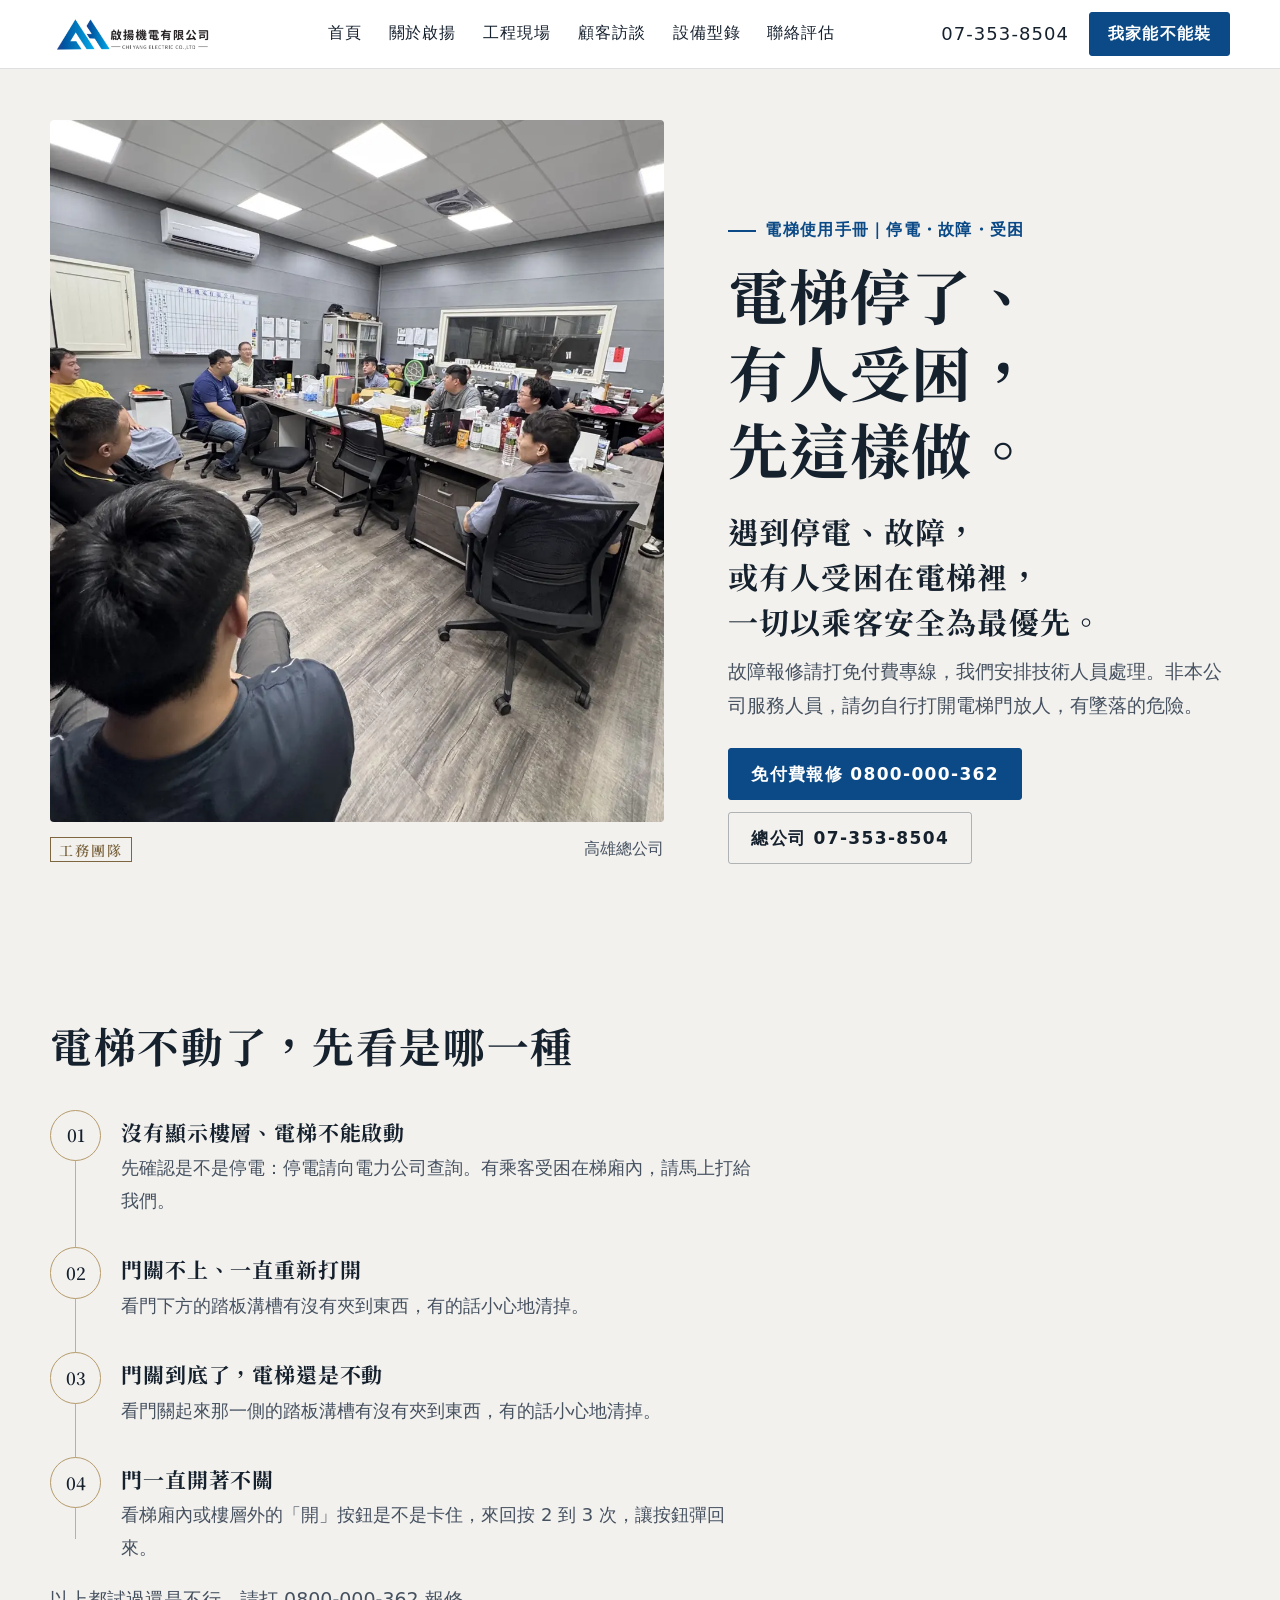
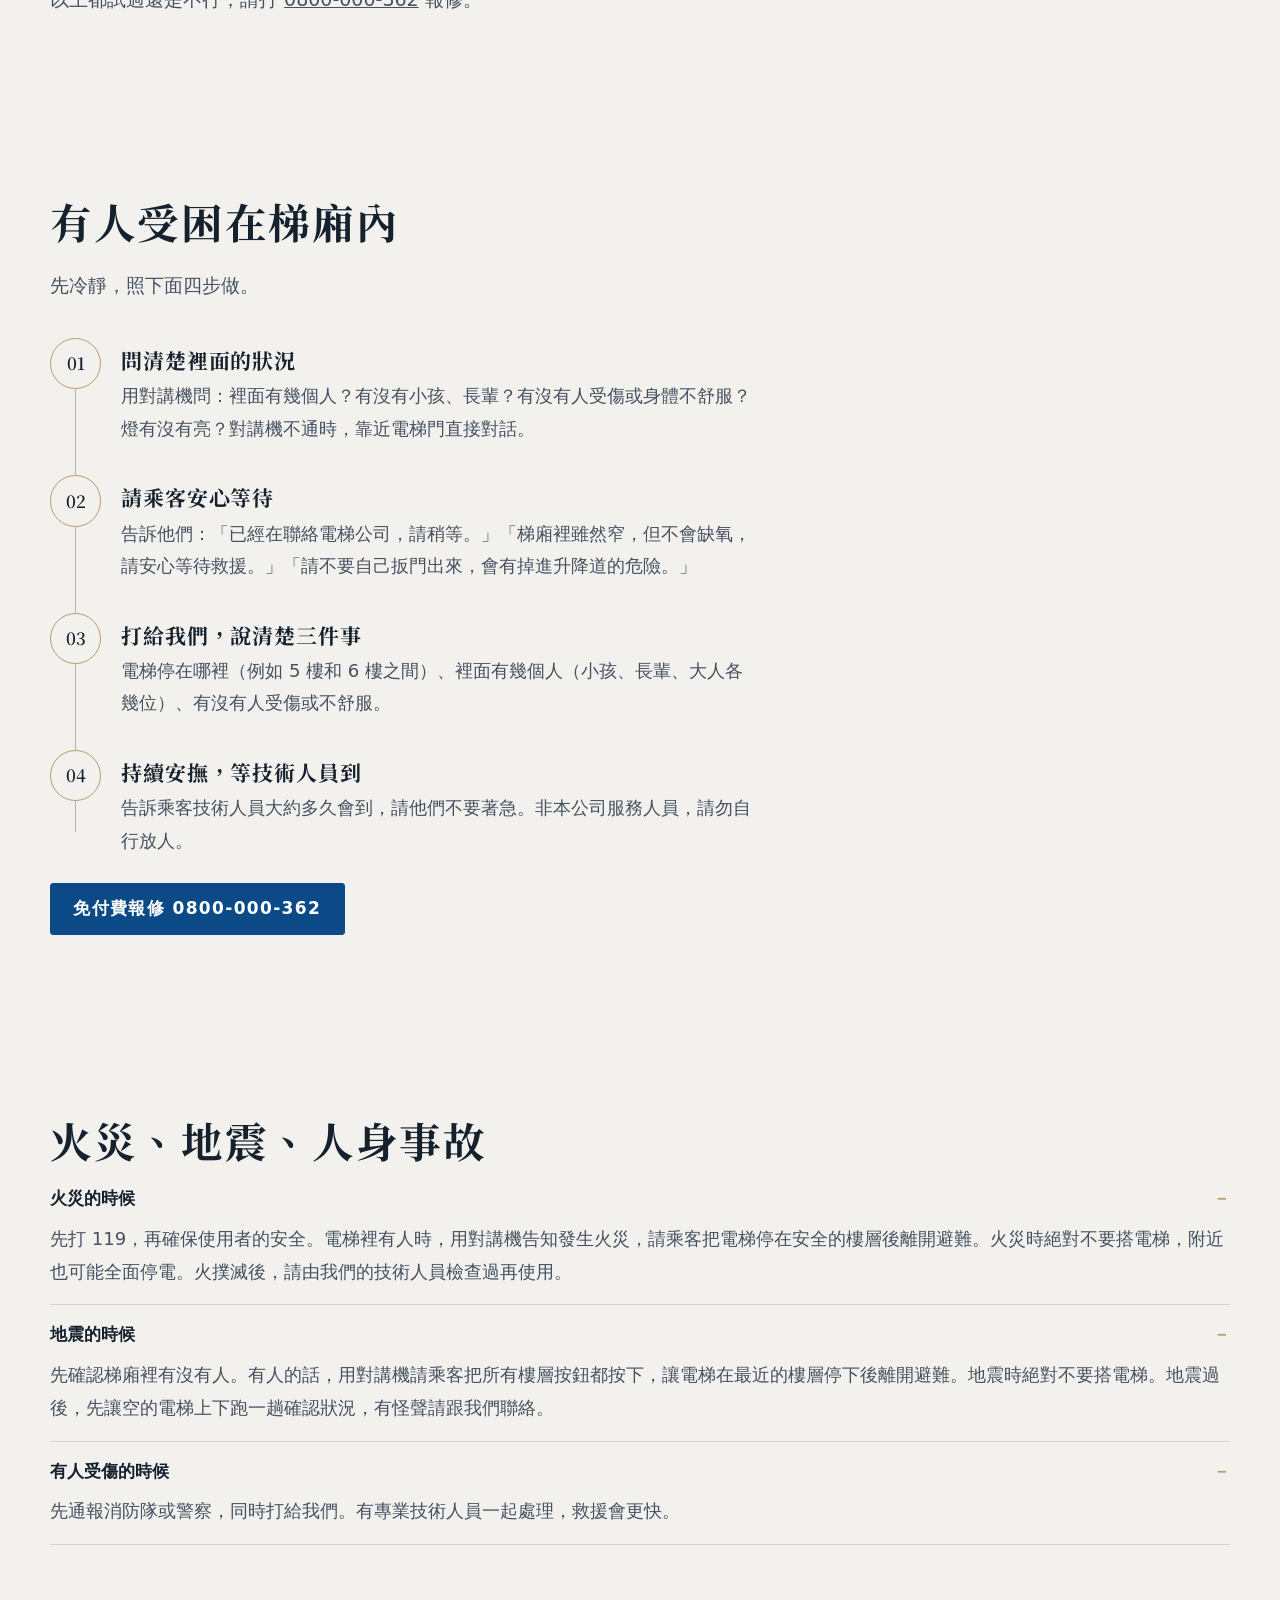
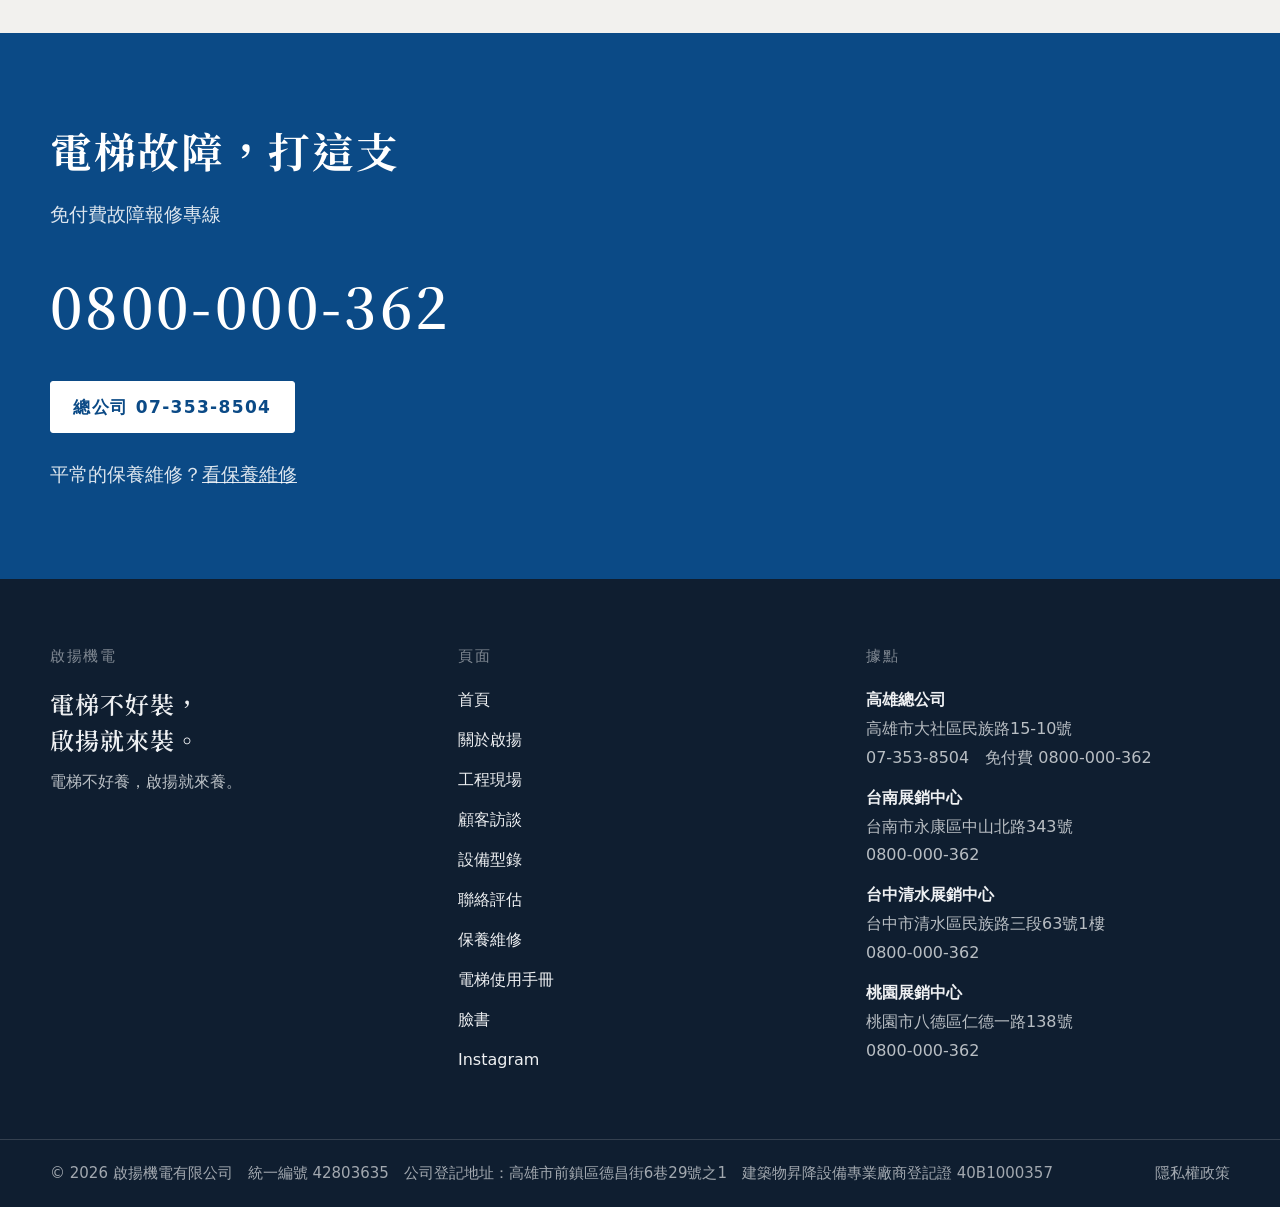
<file: manual/index.html>
<!DOCTYPE html>
<html lang="zh-Hant">
<head>
  <meta charset="utf-8" />
  <!-- v12 -->
  <meta name="viewport" content="width=device-width, initial-scale=1, viewport-fit=cover" />
  <title>電梯停電、故障、有人受困怎麼辦｜電梯使用手冊｜啟揚機電</title>
  <meta name="description" content="電梯停電、故障、有人受困時怎麼處理：先判斷狀況、安撫乘客、說清楚三件事，火災地震不要搭電梯。免付費故障報修 0800-000-362。啟揚機電電梯使用手冊。" />
  <meta name="robots" content="index, follow" />
  <link rel="canonical" href="https://chiyang9982.com.tw/manual/" />
  <meta name="theme-color" content="#ffffff" />
  <meta property="og:type" content="website" />
  <meta property="og:site_name" content="啟揚機電" />
  <meta property="og:locale" content="zh_TW" />
  <meta property="og:title" content="電梯停電、故障、有人受困怎麼辦｜啟揚機電" />
  <meta property="og:description" content="遇到停電、故障或有人受困，先照這幾步做。免付費故障報修 0800-000-362。" />
  <meta property="og:url" content="https://chiyang9982.com.tw/manual/" />
  <meta property="og:image" content="https://chiyang9982.com.tw/og.jpg?v=13" />
  <meta property="og:image:width" content="1200" />
  <meta property="og:image:height" content="630" />
  <meta name="twitter:card" content="summary_large_image" />
  <link rel="icon" href="/favicon.svg" type="image/svg+xml" />
  <link rel="apple-touch-icon" href="/brand/logo-square.jpg" />
  <link rel="preconnect" href="https://fonts.googleapis.com" />
  <link rel="preconnect" href="https://fonts.gstatic.com" crossorigin />
  <link rel="stylesheet" href="https://fonts.googleapis.com/css2?family=Noto+Serif+TC:wght@600;700&amp;display=swap&amp;text=%2B-.0123456789ABDGHIPQRSYaeghilmnorstu%C2%A9%E2%80%BA%E2%97%8B%E2%98%85%E3%80%81%E3%80%82%E3%80%8C%E3%80%8D%E3%83%BB%E4%B8%80%E4%B8%89%E4%B8%8A%E4%B8%8B%E4%B8%8D%E4%B8%A6%E4%B8%AD%E4%B8%BB%E4%B9%85%E4%B9%8B%E4%B9%98%E4%B9%9F%E4%BA%86%E4%BA%8B%E4%BA%8E%E4%BA%9B%E4%BA%AE%E4%BA%BA%E4%BB%80%E4%BB%81%E4%BB%94%E4%BB%96%E4%BB%98%E4%BB%A5%E4%BB%B6%E4%BB%BB%E4%BC%B0%E4%BD%86%E4%BD%8D%E4%BD%8F%E4%BD%95%E4%BD%A0%E4%BD%BF%E4%BE%86%E4%BE%8B%E4%BE%9D%E4%BF%9D%E4%BF%AE%E5%80%8B%E5%80%91%E5%80%92%E5%80%99%E5%81%9A%E5%81%9C%E5%81%B4%E5%82%85%E5%82%99%E5%82%B3%E5%82%B7%E5%83%B9%E5%84%AA%E5%85%88%E5%85%8D%E5%85%A5%E5%85%A7%E5%85%A8%E5%85%AB%E5%85%AC%E5%85%B6%E5%86%8A%E5%86%8D%E5%86%B7%E5%87%BA%E5%88%86%E5%88%87%E5%88%A5%E5%88%B0%E5%88%B6%E5%89%87%E5%89%B5%E5%8A%83%E5%8A%9B%E5%8A%A0%E5%8B%95%E5%8B%98%E5%8B%99%E5%8B%BF%E5%8C%96%E5%8C%97%E5%8C%BF%E5%8D%80%E5%8D%87%E5%8D%97%E5%8D%A1%E5%8D%B1%E5%8E%9D%E5%8E%9F%E5%8E%BB%E5%8F%97%E5%8F%A3%E5%8F%AF%E5%8F%B0%E5%8F%B8%E5%90%84%E5%90%88%E5%90%8C%E5%90%8D%E5%90%91%E5%91%8A%E5%92%8C%E5%93%81%E5%93%A1%E5%93%AA%E5%95%86%E5%95%8F%E5%95%9F%E5%97%8E%E5%9A%B4%E5%9B%9B%E5%9B%9E%E5%9B%B0%E5%9B%BA%E5%9C%8D%E5%9C%92%E5%9C%96%E5%9C%98%E5%9C%A8%E5%9C%B0%E5%9E%8B%E5%A0%B1%E5%A0%B4%E5%A2%9C%E5%A3%9E%E5%A4%96%E5%A4%9A%E5%A4%A7%E5%A4%A9%E5%A4%BE%E5%A5%BD%E5%A6%82%E5%A7%8B%E5%AD%A9%E5%AE%88%E5%AE%89%E5%AE%8C%E5%AE%98%E5%AE%A2%E5%AE%B6%E5%AE%B9%E5%AF%9F%E5%AF%A6%E5%AF%AB%E5%AF%AC%E5%AF%B8%E5%B0%88%E5%B0%8D%E5%B0%8F%E5%B0%B1%E5%B0%BA%E5%B1%8B%E5%B1%8F%E5%B1%95%E5%B1%A4%E5%B1%B1%E5%B7%A5%E5%B7%AE%E5%B7%B1%E5%B7%B2%E5%B8%82%E5%B8%AB%E5%B8%B8%E5%B9%B3%E5%B9%B4%E5%B9%BE%E5%BA%95%E5%BA%9C%E5%BA%A6%E5%BA%B7%E5%BB%82%E5%BB%A0%E5%BB%BA%E5%BC%8F%E5%BC%B5%E5%BD%88%E5%BD%AD%E5%BD%B1%E5%BE%85%E5%BE%88%E5%BE%8C%E5%BE%97%E5%BE%9E%E5%BE%B7%E5%BF%83%E5%BF%AB%E6%80%8E%E6%80%A5%E6%80%AA%E6%83%B3%E6%85%8B%E6%87%82%E6%88%90%E6%88%91%E6%88%96%E6%88%B6%E6%88%BF%E6%89%80%E6%89%8B%E6%89%8D%E6%89%93%E6%89%B3%E6%89%BE%E6%8A%80%E6%8A%8A%E6%8A%95%E6%8B%8D%E6%8C%81%E6%8C%89%E6%8C%91%E6%8C%96%E6%8E%89%E6%8E%92%E6%8E%A5%E6%8F%9A%E6%8F%B4%E6%90%AC%E6%90%AD%E6%92%AB%E6%92%B2%E6%93%9A%E6%94%AF%E6%94%B6%E6%94%BE%E6%94%BF%E6%95%85%E6%95%91%E6%96%87%E6%96%B0%E6%96%B9%E6%96%BC%E6%96%BD%E6%97%8F%E6%98%87%E6%98%8E%E6%98%93%E6%98%9F%E6%98%AF%E6%99%82%E6%9B%B4%E6%9B%B8%E6%9C%80%E6%9C%83%E6%9C%89%E6%9C%8D%E6%9C%9F%E6%9C%AC%E6%9D%B1%E6%9D%BF%E6%9F%A5%E6%A0%BC%E6%A1%83%E6%A1%88%E6%A2%93%E6%A2%9D%E6%A2%AF%E6%A5%9A%E6%A5%AD%E6%A7%8B%E6%A7%BD%E6%A8%93%E6%A8%A3%E6%A9%9F%E6%AA%A2%E6%AC%8A%E6%AC%A1%E6%AD%A5%E6%AE%B5%E6%AF%8F%E6%B0%91%E6%B0%A3%E6%B0%A7%E6%B0%B4%E6%B0%B8%E6%B1%82%E6%B2%92%E6%B3%81%E6%B3%95%E6%B4%BB%E6%B6%88%E6%B7%BA%E6%B8%85%E6%BA%96%E6%BA%9D%E6%BB%85%E7%81%AB%E7%81%BD%E7%82%BA%E7%84%A1%E7%84%B6%E7%85%A7%E7%87%88%E7%89%87%E7%89%8C%E7%89%A9%E7%8B%80%E7%8E%B2%E7%8F%BE%E7%90%86%E7%94%9F%E7%94%A2%E7%94%A8%E7%94%B1%E7%95%8C%E7%95%99%E7%99%BB%E7%99%BC%E7%99%BE%E7%9A%84%E7%9B%A1%E7%9B%B4%E7%9B%B8%E7%9C%8B%E7%9C%9F%E7%9F%A5%E7%A0%B4%E7%A2%BA%E7%A4%99%E7%A4%BA%E7%A4%BE%E7%A7%81%E7%A8%8B%E7%A8%8D%E7%A8%AE%E7%A9%BA%E7%AA%84%E7%AB%99%E7%AC%A6%E7%AD%89%E7%AD%96%E7%AE%97%E7%AF%84%E7%AF%89%E7%B0%BD%E7%B4%84%E7%B4%B0%E7%B5%90%E7%B5%95%E7%B5%A1%E7%B5%A6%E7%B5%B1%E7%B6%93%E7%B6%AD%E7%B6%B2%E7%B7%9A%E7%B7%A8%E7%B8%BD%E7%B8%BE%E7%BA%8C%E7%BC%BA%E7%BD%AE%E8%80%85%E8%80%90%E8%81%AF%E8%81%B2%E8%83%BD%E8%87%89%E8%87%AA%E8%87%B3%E8%88%87%E8%88%8A%E8%88%92%E8%90%BD%E8%91%97%E8%97%8F%E8%99%95%E8%99%9F%E8%A0%BB%E8%A1%8C%E8%A1%93%E8%A2%AB%E8%A3%9D%E8%A3%A1%E8%A3%BD%E8%A5%BF%E8%A6%81%E8%A6%8F%E8%A7%A3%E8%A8%88%E8%A8%8E%E8%A8%98%E8%A8%AA%E8%A8%AD%E8%A8%B1%E8%A8%B4%E8%A9%95%E8%A9%A2%E8%A9%A6%E8%A9%B1%E8%A9%B3%E8%AA%8D%E8%AA%AA%E8%AB%87%E8%AB%8B%E8%AB%96%E8%AC%9B%E8%AD%89%E8%AD%A6%E8%AD%B0%E8%AE%93%E8%B2%AC%E8%B2%BB%E8%B3%AA%E8%B5%B0%E8%B5%B7%E8%B6%9F%E8%B7%8C%E8%B7%91%E8%B7%9F%E8%B7%AF%E8%B7%B3%E8%B8%8F%E8%BA%AB%E8%BC%A9%E8%BE%A6%E8%BF%91%E9%80%8F%E9%80%99%E9%80%9A%E9%80%B2%E9%81%87%E9%81%8E%E9%81%93%E9%81%B5%E9%81%B8%E9%81%BF%E9%82%84%E9%82%A3%E9%83%A8%E9%83%BD%E9%87%8D%E9%88%95%E9%8A%B7%E9%8C%84%E9%8C%A2%E9%8C%AF%E9%95%B7%E9%96%80%E9%96%8B%E9%96%93%E9%97%9C%E9%98%B2%E9%99%84%E9%99%8D%E9%99%90%E9%9A%8A%E9%9A%9B%E9%9A%9C%E9%9A%AA%E9%9A%B1%E9%9B%84%E9%9B%96%E9%9B%A2%E9%9B%A3%E9%9B%BB%E9%9C%80%E9%9C%87%E9%9D%9C%E9%9D%9E%E9%9D%A0%E9%9D%A2%E9%A0%81%E9%A0%85%E9%A0%90%E9%A1%9E%E9%A1%A7%E9%A1%AF%E9%A4%8A%E9%A6%96%E9%A6%AC%E9%A9%97%E9%AB%94%E9%AB%98%E9%B3%B3%E9%BA%BC%E9%BB%83%E9%BB%9E%E9%BE%9C%EF%BC%88%EF%BC%89%EF%BC%8C%EF%BC%9A%EF%BC%9F%EF%BD%9C" media="print" onload="this.media='all'" />
  <noscript><link rel="stylesheet" href="https://fonts.googleapis.com/css2?family=Noto+Serif+TC:wght@600;700&amp;display=swap&amp;text=%2B-.0123456789ABDGHIPQRSYaeghilmnorstu%C2%A9%E2%80%BA%E2%97%8B%E2%98%85%E3%80%81%E3%80%82%E3%83%BB%E4%B8%80%E4%B8%89%E4%B8%8A%E4%B8%8B%E4%B8%8D%E4%B8%A6%E4%B8%AD%E4%B8%BB%E4%B9%85%E4%B9%8B%E4%B9%98%E4%B9%9F%E4%BA%86%E4%BA%8E%E4%BA%9B%E4%BA%BA%E4%BB%80%E4%BB%81%E4%BB%94%E4%BB%98%E4%BB%A5%E4%BB%B6%E4%BB%BB%E4%BC%B0%E4%BD%8D%E4%BD%8F%E4%BD%95%E4%BD%A0%E4%BE%86%E4%BE%8B%E4%BE%9D%E4%BF%9D%E4%BF%AE%E5%80%8B%E5%80%91%E5%80%92%E5%81%9A%E5%81%9C%E5%82%85%E5%82%99%E5%82%B3%E5%83%B9%E5%84%AA%E5%85%88%E5%85%8D%E5%85%A5%E5%85%A7%E5%85%A8%E5%85%AB%E5%85%AC%E5%85%B6%E5%86%8D%E5%87%BA%E5%88%86%E5%88%A5%E5%88%B0%E5%88%B6%E5%89%87%E5%89%B5%E5%8A%83%E5%8A%A0%E5%8B%95%E5%8B%98%E5%8B%99%E5%8C%96%E5%8C%97%E5%8C%BF%E5%8D%80%E5%8D%97%E5%8E%9D%E5%8E%9F%E5%8E%BB%E5%8F%A3%E5%8F%AF%E5%8F%B0%E5%8F%B8%E5%90%84%E5%90%88%E5%90%8C%E5%90%8D%E5%92%8C%E5%93%81%E5%93%AA%E5%95%86%E5%95%8F%E5%95%9F%E5%97%8E%E5%9A%B4%E5%9B%9B%E5%9B%BA%E5%9C%8D%E5%9C%92%E5%9C%96%E5%9C%98%E5%9C%A8%E5%9C%B0%E5%9E%8B%E5%A0%B1%E5%A0%B4%E5%A3%9E%E5%A4%9A%E5%A4%A7%E5%A4%A9%E5%A5%BD%E5%A7%8B%E5%AD%A9%E5%AE%88%E5%AE%89%E5%AE%8C%E5%AE%98%E5%AE%A2%E5%AE%B6%E5%AE%B9%E5%AF%A6%E5%AF%AB%E5%AF%AC%E5%AF%B8%E5%B0%88%E5%B0%8F%E5%B0%B1%E5%B0%BA%E5%B1%8B%E5%B1%8F%E5%B1%95%E5%B1%A4%E5%B1%B1%E5%B7%A5%E5%B7%AE%E5%B7%B1%E5%B7%B2%E5%B8%82%E5%B8%AB%E5%B8%B8%E5%B9%B4%E5%BA%9C%E5%BA%A6%E5%BA%B7%E5%BB%A0%E5%BB%BA%E5%BC%8F%E5%BC%B5%E5%BD%AD%E5%BD%B1%E5%BE%88%E5%BE%8C%E5%BE%97%E5%BE%9E%E5%BE%B7%E5%BF%83%E6%80%8E%E6%80%AA%E6%83%B3%E6%85%8B%E6%87%82%E6%88%90%E6%88%91%E6%88%96%E6%88%B6%E6%88%BF%E6%89%8D%E6%89%93%E6%89%BE%E6%8A%80%E6%8A%8A%E6%8A%95%E6%8B%8D%E6%8C%91%E6%8C%96%E6%8E%92%E6%8E%A5%E6%8F%9A%E6%8F%B4%E6%90%AC%E6%93%9A%E6%94%B6%E6%94%BE%E6%94%BF%E6%95%91%E6%96%87%E6%96%B9%E6%96%BC%E6%96%BD%E6%97%8F%E6%98%87%E6%98%8E%E6%98%93%E6%98%9F%E6%98%AF%E6%99%82%E6%9B%B4%E6%9B%B8%E6%9C%80%E6%9C%83%E6%9C%89%E6%9C%8D%E6%9C%9F%E6%9D%B1%E6%9D%BF%E6%A0%BC%E6%A1%83%E6%A1%88%E6%A2%93%E6%A2%9D%E6%A2%AF%E6%A5%AD%E6%A7%8B%E6%A8%93%E6%A8%A3%E6%A9%9F%E6%AC%8A%E6%AC%A1%E6%AD%A5%E6%AE%B5%E6%AF%8F%E6%B0%91%E6%B0%A3%E6%B0%B4%E6%B0%B8%E6%B1%82%E6%B2%92%E6%B3%81%E6%B3%95%E6%B4%BB%E6%B7%BA%E6%B8%85%E6%BA%96%E7%82%BA%E7%84%A1%E7%85%A7%E7%89%87%E7%89%8C%E7%89%A9%E7%8B%80%E7%8E%B2%E7%8F%BE%E7%94%9F%E7%94%A2%E7%94%A8%E7%95%8C%E7%95%99%E7%99%BB%E7%99%BE%E7%9A%84%E7%9B%A1%E7%9B%B4%E7%9B%B8%E7%9C%8B%E7%9C%9F%E7%A0%B4%E7%A2%BA%E7%A4%99%E7%A4%BE%E7%A7%81%E7%A8%8B%E7%A9%BA%E7%AA%84%E7%AB%99%E7%AC%A6%E7%AD%96%E7%AE%97%E7%AF%84%E7%AF%89%E7%B0%BD%E7%B4%84%E7%B4%B0%E7%B5%90%E7%B5%A1%E7%B5%A6%E7%B5%B1%E7%B6%93%E7%B6%AD%E7%B6%B2%E7%B7%9A%E7%B7%A8%E7%B8%BD%E7%B8%BE%E7%BA%8C%E7%BD%AE%E8%80%90%E8%81%AF%E8%83%BD%E8%87%89%E8%87%AA%E8%87%B3%E8%88%87%E8%88%8A%E8%91%97%E8%97%8F%E8%99%95%E8%99%9F%E8%A0%BB%E8%A2%AB%E8%A3%9D%E8%A3%A1%E8%A3%BD%E8%A5%BF%E8%A6%81%E8%A6%8F%E8%A7%A3%E8%A8%88%E8%A8%8E%E8%A8%98%E8%A8%AA%E8%A8%AD%E8%A8%B1%E8%A9%95%E8%A9%A6%E8%A9%B1%E8%A9%B3%E8%AA%8D%E8%AA%AA%E8%AB%87%E8%AB%8B%E8%AB%96%E8%AC%9B%E8%AD%89%E8%AD%B0%E8%B2%AC%E8%B2%BB%E8%B3%AA%E8%B5%B0%E8%B5%B7%E8%B7%8C%E8%B7%AF%E8%B7%B3%E8%BA%AB%E8%BC%A9%E8%BE%A6%E8%BF%91%E9%80%8F%E9%80%99%E9%80%B2%E9%81%8E%E9%81%B5%E9%81%B8%E9%83%A8%E9%83%BD%E9%8A%B7%E9%8C%84%E9%8C%A2%E9%8C%AF%E9%95%B7%E9%96%80%E9%96%8B%E9%96%93%E9%97%9C%E9%99%8D%E9%99%90%E9%9A%8A%E9%9A%9B%E9%9A%9C%E9%9A%AA%E9%9A%B1%E9%9B%84%E9%9B%BB%E9%9C%80%E9%9D%9E%E9%9D%A2%E9%A0%81%E9%A0%85%E9%A0%90%E9%A1%9E%E9%A1%A7%E9%A1%AF%E9%A4%8A%E9%A6%96%E9%A9%97%E9%AB%98%E9%B3%B3%E9%BA%BC%E9%BB%83%E9%BB%9E%E9%BE%9C%EF%BC%88%EF%BC%89%EF%BC%8C%EF%BC%9A%EF%BC%9F%EF%BD%9C" /></noscript>
  <link rel="preload" as="image" href="/images/team/works-3569.webp" fetchpriority="high" />
  <style>
    /* v12 palette: stone floor, night steel, Chi Yang blue (from logo), titanium door-frame trim */
    :root {
      --stone: #f2f1ee;
      --white: #ffffff;
      --night: #0f1e30;
      --fg: #16212e;
      --steel: #465160;
      --blue: #0b4a86;
      --blue-hover: #083a6b;
      --ti: #b59b6b;
      --ti-light: #c8b18a;
      --ti-ink: #7d6640;
      --line: rgba(22, 33, 46, .14);
      --line-strong: rgba(22, 33, 46, .3);
      --on-night: #eef0f2;
      --on-night-soft: rgba(238, 240, 242, .76);
      --line-night: rgba(238, 240, 242, .16);
      --display: "Noto Serif TC", "Noto Serif CJK TC", "Songti TC", "Source Han Serif TC", serif;
      --sans: "PingFang TC", "Noto Sans TC", "Microsoft JhengHei", "Noto Sans CJK TC", system-ui, sans-serif;
    }
    * { box-sizing: border-box; }
    html { -webkit-text-size-adjust: 100%; }
    body {
      margin: 0; background: var(--stone); color: var(--fg);
      font-family: var(--sans); font-size: 1.125rem; line-height: 1.8;
    }
    img { max-width: 100%; height: auto; display: block; }
    a { color: inherit; }
    :focus-visible { outline: 2px solid var(--blue); outline-offset: 3px; }
    .night :focus-visible, .cta :focus-visible, .foot :focus-visible, .dock :focus-visible { outline-color: var(--ti-light); }
    [id] { scroll-margin-top: 5.5rem; }
    .sr-only { position: absolute; width: 1px; height: 1px; padding: 0; margin: -1px; overflow: hidden; clip: rect(0 0 0 0); white-space: nowrap; border: 0; }
    .skip { position: absolute; left: -999px; top: 0; }
    .skip:focus { left: 1rem; top: 1rem; z-index: 90; background: var(--night); color: var(--on-night); padding: .5rem .8rem; }
    .shell { width: min(1180px, calc(100% - 2rem)); margin-inline: auto; }
    h1, h2, h3 { word-break: keep-all; overflow-wrap: anywhere; }

    /* header */
    .site-header { background: var(--white); border-bottom: 1px solid var(--line); }
    @media (min-width: 1024px) { .site-header { position: sticky; top: 0; z-index: 40; } }
    .bar { display: flex; align-items: center; justify-content: space-between; gap: 1.5rem; min-height: 4.25rem; }
    .logo { display: flex; text-decoration: none; }
    .logo img { height: 44px; width: auto; }
    .nav, .bar-end { display: none; }
    @media (min-width: 1024px) {
      .nav { display: flex; gap: clamp(1.1rem, 2.1vw, 2rem); }
      .nav a { font-size: 1rem; letter-spacing: .06em; text-decoration: none; padding: .35rem 0; border-bottom: 2px solid transparent; }
      .nav a:hover { color: var(--blue); }
      .nav a[aria-current="page"] { border-bottom-color: var(--ti); }
      .bar-end { display: flex; align-items: center; gap: 1.25rem; }
      .bar-tel { text-decoration: none; letter-spacing: .06em; font-variant-numeric: tabular-nums; }
      .bar-tel:hover { color: var(--blue); }
    }
    .mnav { display: flex; justify-content: space-between; gap: .5rem; padding: 0 1rem; border-top: 1px solid var(--line); }
    .mnav a { padding: .6rem .15rem .5rem; font-size: 1rem; letter-spacing: .08em; text-decoration: none; color: var(--steel); border-bottom: 2px solid transparent; }
    .mnav a[aria-current="page"] { color: var(--fg); border-bottom-color: var(--ti); }
    @media (min-width: 1024px) { .mnav { display: none; } }

    /* buttons */
    .btn {
      display: inline-flex; align-items: center; justify-content: center;
      min-height: 3.25rem; padding: .8rem 1.4rem; border-radius: 3px; border: 1px solid transparent;
      font-size: 1.0625rem; font-weight: 700; letter-spacing: .08em; line-height: 1.2;
      text-decoration: none; white-space: nowrap; touch-action: manipulation;
      transition: background-color .15s, border-color .15s, color .15s;
    }
    .btn-sm { min-height: 2.75rem; padding: .55rem 1.1rem; font-size: 1rem; }
    .btn-primary { background: var(--blue); border-color: var(--blue); color: #fff; }
    .btn-primary:hover { background: var(--blue-hover); border-color: var(--blue-hover); }
    .btn-ghost { background: transparent; border-color: var(--line-strong); color: var(--fg); }
    .btn-ghost:hover { border-color: var(--fg); }
    .btn-ti { background: var(--ti); border-color: var(--ti); color: var(--night); }
    .btn-ti:hover { background: var(--ti-light); border-color: var(--ti-light); }
    .btn-white { background: #fff; border-color: #fff; color: var(--blue); }
    .btn-white:hover { background: var(--stone); border-color: var(--stone); }
    .actions { display: flex; flex-wrap: wrap; gap: .75rem; margin-top: 1.6rem; }

    /* type */
    .h2 { margin: 0; font-family: var(--display); font-weight: 700; font-size: clamp(1.75rem, 4.2vw, 2.6rem); line-height: 1.4; letter-spacing: .04em; text-wrap: balance; word-break: keep-all; overflow-wrap: anywhere; }
    .body-l { max-width: 38rem; margin: 1.1rem 0 0; font-size: 1.1875rem; color: var(--steel); }
    .plate {
      display: inline-flex; align-items: center; flex: none; white-space: nowrap;
      border: 1px solid currentColor; color: var(--ti-ink); padding: .3rem .5rem .28rem;
      font-family: var(--display); font-weight: 600; font-size: .875rem; letter-spacing: .14em; line-height: 1;
      font-variant-numeric: tabular-nums;
    }
    .band { padding: clamp(3.25rem, 7vw, 5.5rem) 0; }

    /* hero (v13, 11/04): headline first, then one clean finished photo.
       Horizontal type only. No vertical couplets, dark boards or symmetric photo frames:
       in Taiwan that composition reads as a funeral altar (boss feedback 11/04). */
    .hero { padding: clamp(1.5rem, 4vw, 3.25rem) 0 clamp(2.75rem, 5vw, 4.5rem); }
    .hero-grid { display: grid; gap: 1.4rem; grid-template-areas: "title" "photo" "copy"; }
    @media (min-width: 1024px) {
      .hero-grid {
        grid-template-columns: minmax(0, 1.1fr) minmax(0, .9fr); grid-template-rows: 1fr auto;
        grid-template-areas: "photo title" "photo copy"; column-gap: clamp(2.5rem, 5vw, 5rem); row-gap: 0;
      }
      .hero-head { align-self: end; }
    }
    .hero-head { grid-area: title; }
    .hero-kicker { margin: 0; display: flex; align-items: center; gap: .6rem; color: var(--blue); font-size: 1rem; font-weight: 700; letter-spacing: .08em; }
    .hero-kicker::before { content: ""; width: 1.75rem; height: 2px; background: var(--blue); flex: none; }
    .hero-title { margin: .7rem 0 0; font-family: var(--display); font-weight: 700; font-size: clamp(2.25rem, 10vw, 3.75rem); line-height: 1.28; letter-spacing: .02em; color: var(--fg); }
    .hero-photo { grid-area: photo; margin: 0; }
    .hero-photo img { width: 100%; aspect-ratio: 4 / 5; object-fit: cover; object-position: 50% 100%; border-radius: 4px; background: #e7e5e0; }
    @media (min-width: 1024px) { .hero-photo img { max-height: 78vh; } }
    .hero-cap { display: flex; justify-content: space-between; align-items: center; gap: .75rem; margin: .8rem 0 0; color: var(--steel); font-size: 1rem; }
    .hero-lead { grid-area: copy; max-width: 31rem; }
    @media (min-width: 1024px) { .hero-lead .lead-strong { margin-top: 1.4rem; } }
    .lead-strong { margin: 0; font-family: var(--display); font-weight: 700; font-size: clamp(1.375rem, 3.2vw, 1.875rem); line-height: 1.5; letter-spacing: .04em; word-break: keep-all; overflow-wrap: anywhere; text-wrap: balance; }
    .lead { margin: .6rem 0 0; font-size: 1.1875rem; color: var(--steel); }
    .call { margin: 1.5rem 0 0; color: var(--steel); display: flex; align-items: baseline; gap: .75rem; flex-wrap: wrap; }
    .call a { font-family: var(--display); font-weight: 600; font-size: 1.625rem; letter-spacing: .06em; color: var(--fg); text-decoration: none; font-variant-numeric: tabular-nums; }
    .call a:hover { color: var(--blue); }

    /* proof */
    .proof { background: var(--white); border-block: 1px solid var(--line); }
    .proof-grid { display: grid; }
    .proof-item { display: grid; grid-template-columns: 7.5rem 1fr; align-items: center; gap: 1rem; padding: 1.15rem 0; }
    .proof-item + .proof-item { border-top: 1px solid var(--line); }
    .proof-item .num-label { margin: 0; }
    @media (min-width: 768px) {
      .proof-grid { grid-template-columns: repeat(4, minmax(0, 1fr)); }
      .proof-item { display: block; padding: 2.1rem 2rem 2rem; }
      .proof-item:first-child { padding-left: 0; }
      .proof-item + .proof-item { border-top: 0; border-left: 1px solid var(--line); }
      .proof-item .num-label { margin: .75rem 0 0; }
    }
    .num { margin: 0; font-family: var(--display); font-weight: 600; color: var(--night); font-size: clamp(2rem, 7vw, 3.5rem); line-height: 1; letter-spacing: .02em; white-space: nowrap; }
    .num small { font-size: .4em; margin-left: .2em; letter-spacing: .1em; color: var(--ti-ink); }
    .num-label { margin: .75rem 0 0; color: var(--steel); font-size: clamp(.9375rem, 2.4vw, 1.0625rem); line-height: 1.6; }

    /* floor statement */
    .seam { border-left: 2px solid var(--ti); padding-left: clamp(1rem, 3vw, 1.75rem); }

    /* maintenance band */
    .night { background: var(--night); color: var(--on-night); }
    .m-grid { display: grid; gap: 2.25rem; }
    @media (min-width: 900px) {
      .m-grid { grid-template-columns: minmax(0, 1fr) minmax(0, 1fr); grid-template-areas: "photo copy"; align-items: end; gap: clamp(2.5rem, 6vw, 6rem); }
      .m-photo { grid-area: photo; }
      .m-copy { grid-area: copy; }
    }
    .m-photo { margin: 0; }
    .m-photo img { width: 100%; aspect-ratio: 4 / 5; object-fit: cover; }
    @media (max-width: 899px) { .m-photo img { aspect-ratio: 4 / 3; } }
    .m-kicker { margin: 0; color: var(--ti-light); font-size: 1rem; font-weight: 700; letter-spacing: .08em; }
    .m-title { margin: .8rem 0 0; font-family: var(--display); font-weight: 700; font-size: clamp(2rem, 7.5vw, 3.25rem); line-height: 1.35; letter-spacing: .02em; }
    .m-note { max-width: 22rem; margin: 1.5rem 0 0; color: var(--on-night-soft); }

    /* customer voice */
    .proof-link { color: inherit; text-decoration: none; }
    .proof-link:hover .num-label { color: var(--blue); }
    .num .stars { color: var(--ti); font-size: .32em; margin-left: .2em; letter-spacing: .04em; vertical-align: .2em; }
    @media (min-width: 768px) { .num .stars { font-size: .45em; letter-spacing: .08em; } }
    .faq details { border-bottom: 1px solid var(--line, #ddd); padding: 1rem 0; }
    .faq summary { cursor: pointer; font-weight: 600; font-size: 1.0625rem; line-height: 1.6; list-style: none; position: relative; padding-right: 2rem; }
    .faq summary::-webkit-details-marker { display: none; }
    .faq summary::after { content: "＋"; position: absolute; right: 0; top: 0; color: var(--ti); }
    .faq details[open] summary::after { content: "－"; }
    .faq details p { margin: .6rem 0 0; line-height: 1.85; color: var(--steel); }
    .reviews { margin-top: clamp(2.5rem, 5vw, 3.5rem); }
    .reviews-head { display: flex; flex-wrap: wrap; align-items: baseline; justify-content: space-between; gap: .5rem 1rem; margin-bottom: 1.25rem; }
    .reviews-head h3 { margin: 0; font-family: var(--display); font-size: 1.375rem; letter-spacing: .04em; }
    .review-grid { display: grid; gap: 1rem; }
    @media (min-width: 900px) { .review-grid { grid-template-columns: repeat(3, minmax(0, 1fr)); } }
    .review { margin: 0; background: var(--stone); border-left: 2px solid var(--ti); padding: 1.25rem 1.25rem 1.1rem; }
    .review .r-stars { margin: 0 0 .5rem; color: var(--ti); letter-spacing: .12em; }
    .review blockquote { margin: 0; line-height: 1.8; color: var(--fg); }
    .review figcaption { margin-top: .75rem; color: var(--steel); font-size: .9375rem; }
    .voice { background: var(--white); }
    .voice-grid { display: grid; gap: 1.75rem; }
    @media (min-width: 900px) { .voice-grid { grid-template-columns: minmax(0, 1.2fr) minmax(0, .8fr); align-items: center; gap: clamp(2.5rem, 5vw, 4.5rem); } }
    .voice-media { position: relative; display: block; }
    .voice-media img { width: 100%; aspect-ratio: 16 / 9; object-fit: cover; background: #e7e5e0; }
    .play { position: absolute; left: 50%; top: 50%; width: 4.25rem; height: 4.25rem; margin: -2.125rem 0 0 -2.125rem; border-radius: 50%; background: rgba(15, 30, 48, .72); display: grid; place-items: center; }
    .play::after { content: ""; border-style: solid; border-width: .75rem 0 .75rem 1.2rem; border-color: transparent transparent transparent #fff; margin-left: .25rem; }
    .voice h3 { margin: 1.1rem 0 0; font-family: var(--display); font-weight: 700; font-size: 1.375rem; letter-spacing: .04em; line-height: 1.45; }
    .voice-note { margin: .45rem 0 0; color: var(--steel); }
    .actions .more { align-self: center; margin-left: .5rem; }

    /* film */
    .head-row { display: flex; align-items: flex-end; justify-content: space-between; gap: 1rem 2rem; flex-wrap: wrap; margin-bottom: 1.75rem; }
    .more { font-size: 1rem; letter-spacing: .06em; color: var(--blue); text-underline-offset: .3em; }
    .film {
      display: flex; gap: 1rem; overflow-x: auto; scroll-snap-type: x mandatory; -webkit-overflow-scrolling: touch;
      padding: 0 max(1rem, calc((100% - 1180px) / 2)) .75rem; scroll-padding-inline: max(1rem, calc((100% - 1180px) / 2));
    }
    .film article { flex: 0 0 auto; width: min(74vw, 320px); scroll-snap-align: start; }
    .film img { width: 100%; aspect-ratio: 4 / 5; object-fit: cover; background: #e7e5e0; }
    .film p { display: flex; justify-content: space-between; align-items: center; gap: .6rem; margin: .8rem 0 0; font-size: 1rem; }

    /* wall */
    .wall { background: var(--white); }
    .wall-grid { display: grid; grid-template-columns: repeat(4, 1fr); gap: 3px; margin-top: 1.75rem; }
    @media (min-width: 720px) { .wall-grid { grid-template-columns: repeat(8, 1fr); } }
    .wall-grid img { width: 100%; aspect-ratio: 1 / 1; object-fit: cover; background: #e7e5e0; }

    /* steps as floors */
    .floors { list-style: none; margin: 2.25rem 0 0; padding: 0; position: relative; max-width: 44rem; }
    .floors::before { content: ""; position: absolute; left: calc(1.6rem - .5px); top: 1.6rem; bottom: 1.6rem; width: 1px; background: var(--line-strong); }
    .floors li { position: relative; display: grid; grid-template-columns: 3.2rem 1fr; gap: 1.25rem; padding-bottom: 1.9rem; }
    .floors li:last-child { padding-bottom: 0; }
    .fl {
      position: relative; z-index: 1; width: 3.2rem; height: 3.2rem; border-radius: 50%;
      border: 1.5px solid var(--ti); background: var(--stone); display: grid; place-items: center;
      font-family: var(--display); font-weight: 600; font-size: 1.0625rem; color: var(--fg);
    }
    .floors h3 { margin: .5rem 0 0; font-family: var(--display); font-weight: 700; font-size: 1.3125rem; letter-spacing: .04em; line-height: 1.4; }
    .floors p { margin: .3rem 0 0; color: var(--steel); }

    /* closing call */
    .cta { background: var(--blue); color: #fff; }
    .cta .body-l { color: rgba(255, 255, 255, .86); }
    .cta-phone { margin: 1.5rem 0 0; }
    .cta-phone a { font-family: var(--display); font-weight: 600; font-size: clamp(2.25rem, 8vw, 3.5rem); letter-spacing: .06em; color: #fff; text-decoration: none; font-variant-numeric: tabular-nums; }

    /* footer */
    .foot { background: var(--night); color: var(--on-night); }
    .foot-grid { display: grid; gap: 2.75rem; padding: 3.5rem 0; }
    @media (min-width: 768px) { .foot-grid { grid-template-columns: repeat(3, minmax(0, 1fr)); padding: 4rem 0; } }
    .foot-k { margin: 0; font-size: .9375rem; letter-spacing: .1em; color: rgba(238, 240, 242, .5); }
    .foot-slogan { margin: 1rem 0 0; font-family: var(--display); font-weight: 600; font-size: 1.5rem; line-height: 1.5; letter-spacing: .04em; }
    .foot-sub { margin: .6rem 0 0; color: var(--on-night-soft); font-size: 1rem; }
    .foot ul { list-style: none; margin: 1rem 0 0; padding: 0; display: grid; gap: .7rem; font-size: 1rem; }
    .foot a { text-decoration: none; }
    .foot a:hover { color: var(--ti-light); }
    .foot .place { color: var(--on-night-soft); }
    .foot .place strong { display: block; color: var(--on-night); font-weight: 600; }
    .foot-legal { border-top: 1px solid var(--line-night); }
    .foot-legal p { display: flex; flex-wrap: wrap; justify-content: space-between; gap: .5rem 1.5rem; margin: 0 auto; padding: 1.25rem 0; font-size: .9375rem; color: rgba(238, 240, 242, .66); }
    @media (max-width: 767px) { .foot-legal p { padding-bottom: calc(5.6rem + env(safe-area-inset-bottom, 0px)); } }

    /* mobile dock */
    .dock {
      position: fixed; right: 0; bottom: 0; left: 0; z-index: 40;
      display: grid; grid-template-columns: 1fr 1fr 1.25fr; gap: .45rem;
      padding: .5rem .5rem calc(.5rem + env(safe-area-inset-bottom, 0px));
      background: var(--night); box-shadow: 0 -8px 24px rgba(15, 30, 48, .18);
    }
    .dock a {
      display: flex; min-height: 3.15rem; align-items: center; justify-content: center;
      border-radius: 3px; background: var(--white); color: var(--fg);
      font-size: 1.0625rem; font-weight: 700; letter-spacing: .06em; text-decoration: none;
      white-space: nowrap; touch-action: manipulation;
    }
    .dock .go { background: var(--ti); color: var(--night); }
    @media (min-width: 768px) { .dock { display: none; } }

    /* mobile v2 (啟揚38, 11/06): shorter page, one-row header, lower hero photo, bigger tap targets */
    @media (max-width: 1023px) {
      .site-header { display: flex; align-items: center; }
      .site-header .bar { width: auto; flex: none; margin: 0; padding-left: 1rem; min-height: 3.5rem; }
      .logo img { height: 32px; }
      .mnav { flex: 1; min-width: 0; border-top: 0; justify-content: normal; gap: .1rem; padding: 0 .75rem 0 .5rem; overflow-x: auto; scrollbar-width: none; }
      .mnav::-webkit-scrollbar { display: none; }
      .mnav a[href="/"] { display: none; }
      .mnav a[href="/about"] { margin-left: auto; }
      .mnav a { flex: none; padding: .9rem .3rem .75rem; font-size: .9375rem; letter-spacing: .04em; }
    }
    @media (max-width: 379px) {
      .logo img { height: 26px; }
      .site-header .bar { padding-left: .75rem; }
      .mnav { padding-right: .5rem; }
      .mnav a { padding-inline: .2rem; font-size: .875rem; }
    }
    @media (max-width: 767px) {
      .hero-photo img { aspect-ratio: 4 / 3; }
      .hero-cap { margin-top: .5rem; }
      .review-grid { display: flex; overflow-x: auto; scroll-snap-type: x mandatory; gap: .75rem; padding-bottom: .5rem; }
      .review { flex: 0 0 82%; scroll-snap-align: start; }
      .wall-grid img:nth-child(n+13) { display: none; }
      .more { display: inline-flex; align-items: center; min-height: 2.75rem; }
      .foot-grid { gap: 1.75rem; padding: 2.5rem 0; }
      .foot-grid > div:nth-child(2) { display: none; }
      .foot ul { gap: .25rem; }
      .foot .place { padding: .35rem 0; }
      .foot .place a, .foot-legal a { display: inline-flex; align-items: center; min-height: 2.75rem; }
    }
  </style>
  <script type="application/ld+json">
  {"@context":"https://schema.org","@type":"LocalBusiness","name":"啟揚機電有限公司","url":"https://chiyang9982.com.tw/","logo":"https://chiyang9982.com.tw/brand/logo-square.jpg","image":"https://chiyang9982.com.tw/og.jpg","telephone":"+886-7-353-8504","taxID":"42803635","address":{"@type":"PostalAddress","streetAddress":"民族路15-10號","addressLocality":"大社區","addressRegion":"高雄市","addressCountry":"TW"}}
  </script>
<!-- Google tag (gtag.js) -->
<script>(function(){var d=0;function L(){if(d)return;d=1;var s=document.createElement("script");s.async=1;s.src="https://www.googletagmanager.com/gtag/js?id=AW-854591160";document.head.appendChild(s);}["pointerdown","keydown","touchstart","scroll"].forEach(function(t){addEventListener(t,L,{once:true,passive:true,capture:true});});addEventListener("load",function(){setTimeout(L,2500);});})();</script>
<script>
window.dataLayer=window.dataLayer||[];function gtag(){dataLayer.push(arguments);}
gtag('js',new Date());gtag('config','AW-854591160');gtag('config','G-MY53ERRNRC');
(function(){var FORM='AW-854591160/nziFCPHO0KcDELiNwJcD',PHONE='AW-854591160/a-zQCN6W4awdELiNwJcD',FR=/forms\.gle|docs\.google\.com\/forms/;
document.addEventListener('click',function(e){var a=e.target&&e.target.closest?e.target.closest('a[href]'):null;if(!a)return;var h=a.getAttribute('href')||'';
if(h.indexOf('tel:')===0){gtag('event','conversion',{send_to:PHONE});gtag('event','phone_click',{link_url:h});}
else if(FR.test(h)){gtag('event','form_click',{link_url:h});}
else if(/facebook\.com|instagram\.com/.test(h)){gtag('event','social_click',{link_url:h,link_text:(a.innerText||a.getAttribute('aria-label')||'').trim().slice(0,40)});}},true);
document.addEventListener('submit',function(e){var f=e.target;if(f&&FR.test(f.action||'')){gtag('event','conversion',{send_to:FORM});gtag('event','generate_lead');}},true);})();
</script>
</head>
<body>
  <a class="skip" href="#main">跳至主要內容</a>
  <header class="site-header">
    <div class="shell bar">
      <a class="logo" href="/"><img src="/brand/chiyang-logo-lockup.png" alt="啟揚機電有限公司" width="180" height="50" /></a>
      <nav class="nav" aria-label="主要導覽">
        <a href="/">首頁</a>
        <a href="/about">關於啟揚</a>
        <a href="/cases">工程現場</a>
        <a href="/stories">顧客訪談</a>
        <a href="/equipment">設備型錄</a>
        <a href="/contact">聯絡評估</a>
      </nav>
      <div class="bar-end">
        <a class="bar-tel" href="tel:+88673538504">07-353-8504</a>
        <a class="btn btn-primary btn-sm" href="/contact/#form">我家能不能裝</a>
      </div>
    </div>
    <nav class="mnav" aria-label="主要導覽">
      <a href="/">首頁</a>
      <a href="/about">關於</a>
      <a href="/cases">現場</a>
      <a href="/stories">訪談</a>
      <a href="/equipment">型錄</a>
      <a href="/contact">聯絡</a>
    </nav>
  </header>

  <main id="main">
    <section class="hero">
      <div class="shell hero-grid">
        <div class="hero-head">
          <p class="hero-kicker">電梯使用手冊｜停電・故障・受困</p>
          <h1 class="hero-title"><span class="sr-only">啟揚機電｜電梯停電、故障、有人受困怎麼辦：</span>電梯停了、<br />有人受困，先這樣做。</h1>
        </div>
        <figure class="hero-photo">
          <img src="/images/team/works-3569.webp" alt="啟揚工務團隊開會" width="1050" height="1400" fetchpriority="high" />
          <figcaption class="hero-cap"><span class="plate">工務團隊</span><span>高雄總公司</span></figcaption>
        </figure>
        <div class="hero-lead">
          <p class="lead-strong">遇到停電、故障，或有人受困在電梯裡，一切以乘客安全為最優先。</p>
          <p class="lead">故障報修請打免付費專線，我們安排技術人員處理。非本公司服務人員，請勿自行打開電梯門放人，有墜落的危險。</p>
          <div class="actions">
            <a class="btn btn-primary" href="tel:0800000362">免付費報修 0800-000-362</a>
            <a class="btn btn-ghost" href="tel:+88673538504">總公司 07-353-8504</a>
          </div>
        </div>
      </div>
    </section>

    <section class="band">
      <div class="shell">
        <h2 class="h2">電梯不動了，先看是哪一種</h2>
        <ol class="floors">
          <li><span class="fl" aria-hidden="true">01</span><div><h3>沒有顯示樓層、電梯不能啟動</h3><p>先確認是不是停電：停電請向電力公司查詢。有乘客受困在梯廂內，請馬上打給我們。</p></div></li>
          <li><span class="fl" aria-hidden="true">02</span><div><h3>門關不上、一直重新打開</h3><p>看門下方的踏板溝槽有沒有夾到東西，有的話小心地清掉。</p></div></li>
          <li><span class="fl" aria-hidden="true">03</span><div><h3>門關到底了，電梯還是不動</h3><p>看門關起來那一側的踏板溝槽有沒有夾到東西，有的話小心地清掉。</p></div></li>
          <li><span class="fl" aria-hidden="true">04</span><div><h3>門一直開著不關</h3><p>看梯廂內或樓層外的「開」按鈕是不是卡住，來回按 2 到 3 次，讓按鈕彈回來。</p></div></li>
        </ol>
        <p class="body-l">以上都試過還是不行，請打 <a href="tel:0800000362">0800-000-362</a> 報修。</p>
      </div>
    </section>

    <section class="band" id="trapped">
      <div class="shell">
        <h2 class="h2">有人受困在梯廂內</h2>
        <p class="body-l">先冷靜，照下面四步做。</p>
        <ol class="floors">
          <li><span class="fl" aria-hidden="true">01</span><div><h3>問清楚裡面的狀況</h3><p>用對講機問：裡面有幾個人？有沒有小孩、長輩？有沒有人受傷或身體不舒服？燈有沒有亮？對講機不通時，靠近電梯門直接對話。</p></div></li>
          <li><span class="fl" aria-hidden="true">02</span><div><h3>請乘客安心等待</h3><p>告訴他們：「已經在聯絡電梯公司，請稍等。」「梯廂裡雖然窄，但不會缺氧，請安心等待救援。」「請不要自己扳門出來，會有掉進升降道的危險。」</p></div></li>
          <li><span class="fl" aria-hidden="true">03</span><div><h3>打給我們，說清楚三件事</h3><p>電梯停在哪裡（例如 5 樓和 6 樓之間）、裡面有幾個人（小孩、長輩、大人各幾位）、有沒有人受傷或不舒服。</p></div></li>
          <li><span class="fl" aria-hidden="true">04</span><div><h3>持續安撫，等技術人員到</h3><p>告訴乘客技術人員大約多久會到，請他們不要著急。非本公司服務人員，請勿自行放人。</p></div></li>
        </ol>
        <div class="actions"><a class="btn btn-primary" href="tel:0800000362">免付費報修 0800-000-362</a></div>
      </div>
    </section>

    <section class="band" id="disaster">
      <div class="shell">
        <h2 class="h2">火災、地震、人身事故</h2>
        <div class="faq">
          <details open><summary>火災的時候</summary><p>先打 119，再確保使用者的安全。電梯裡有人時，用對講機告知發生火災，請乘客把電梯停在安全的樓層後離開避難。火災時絕對不要搭電梯，附近也可能全面停電。火撲滅後，請由我們的技術人員檢查過再使用。</p></details>
          <details open><summary>地震的時候</summary><p>先確認梯廂裡有沒有人。有人的話，用對講機請乘客把所有樓層按鈕都按下，讓電梯在最近的樓層停下後離開避難。地震時絕對不要搭電梯。地震過後，先讓空的電梯上下跑一趟確認狀況，有怪聲請跟我們聯絡。</p></details>
          <details open><summary>有人受傷的時候</summary><p>先通報消防隊或警察，同時打給我們。有專業技術人員一起處理，救援會更快。</p></details>
        </div>
      </div>
    </section>

    <section class="band cta">
      <div class="shell">
        <h2 class="h2">電梯故障，打這支</h2>
        <p class="body-l">免付費故障報修專線</p>
        <p class="cta-phone"><a href="tel:0800000362">0800-000-362</a></p>
        <div class="actions"><a class="btn btn-white" href="tel:+88673538504">總公司 07-353-8504</a></div>
        <p class="body-l" style="margin-top:1.5rem;">平常的保養維修？<a href="/maintenance/" style="color:inherit;">看保養維修</a></p>
      </div>
    </section>
  </main>

  <footer class="foot">
    <div class="shell foot-grid">
      <div>
        <p class="foot-k">啟揚機電</p>
        <p class="foot-slogan">電梯不好裝，<br />啟揚就來裝。</p>
        <p class="foot-sub">電梯不好養，啟揚就來養。</p>
      </div>
      <div>
        <p class="foot-k">頁面</p>
        <ul>
          <li><a href="/">首頁</a></li>
          <li><a href="/about">關於啟揚</a></li>
          <li><a href="/cases">工程現場</a></li>
          <li><a href="/stories">顧客訪談</a></li>
          <li><a href="/equipment">設備型錄</a></li>
          <li><a href="/contact">聯絡評估</a></li>
          <li><a href="/maintenance/">保養維修</a></li>
          <li><a href="/manual/">電梯使用手冊</a></li>
          <li><a href="https://www.facebook.com/profile.php?id=100064054864315" target="_blank" rel="noopener noreferrer">臉書</a></li>
          <li><a href="https://www.instagram.com/chiyang.elevator/" target="_blank" rel="noopener noreferrer">Instagram</a></li>
        </ul>
      </div>
      <div>
        <p class="foot-k">據點</p>
        <ul>
          <li class="place"><strong>高雄總公司</strong><a href="https://www.google.com/maps/search/?api=1&amp;query=%E9%AB%98%E9%9B%84%E5%B8%82%E5%A4%A7%E7%A4%BE%E5%8D%80%E6%B0%91%E6%97%8F%E8%B7%AF15-10%E8%99%9F" target="_blank" rel="noopener noreferrer">高雄市大社區民族路15-10號</a><br /><a href="tel:+88673538504">07-353-8504</a>　<a href="tel:0800000362">免付費 0800-000-362</a></li>
          <li class="place"><strong>台南展銷中心</strong>台南市永康區中山北路343號<br /><a href="tel:0800000362">0800-000-362</a></li>
          <li class="place"><strong>台中清水展銷中心</strong>台中市清水區民族路三段63號1樓<br /><a href="tel:0800000362">0800-000-362</a></li>
          <li class="place"><strong>桃園展銷中心</strong>桃園市八德區仁德一路138號<br /><a href="tel:0800000362">0800-000-362</a></li>
        </ul>
      </div>
    </div>
    <div class="foot-legal">
      <p class="shell"><span>© 2026 啟揚機電有限公司　統一編號 42803635　公司登記地址：高雄市前鎮區德昌街6巷29號之1　建築物昇降設備專業廠商登記證 40B1000357</span><a href="/privacy">隱私權政策</a></p>
    </div>
  </footer>

  <nav class="dock" aria-label="手機快捷">
    <a href="tel:+88673538504">總公司</a>
    <a href="/">看新梯</a>
    <a class="go" href="tel:0800000362">免付費報修</a>
  </nav>
<script src="/assets/zoom.js?v=2" defer></script>
</body>
</html>
</file>
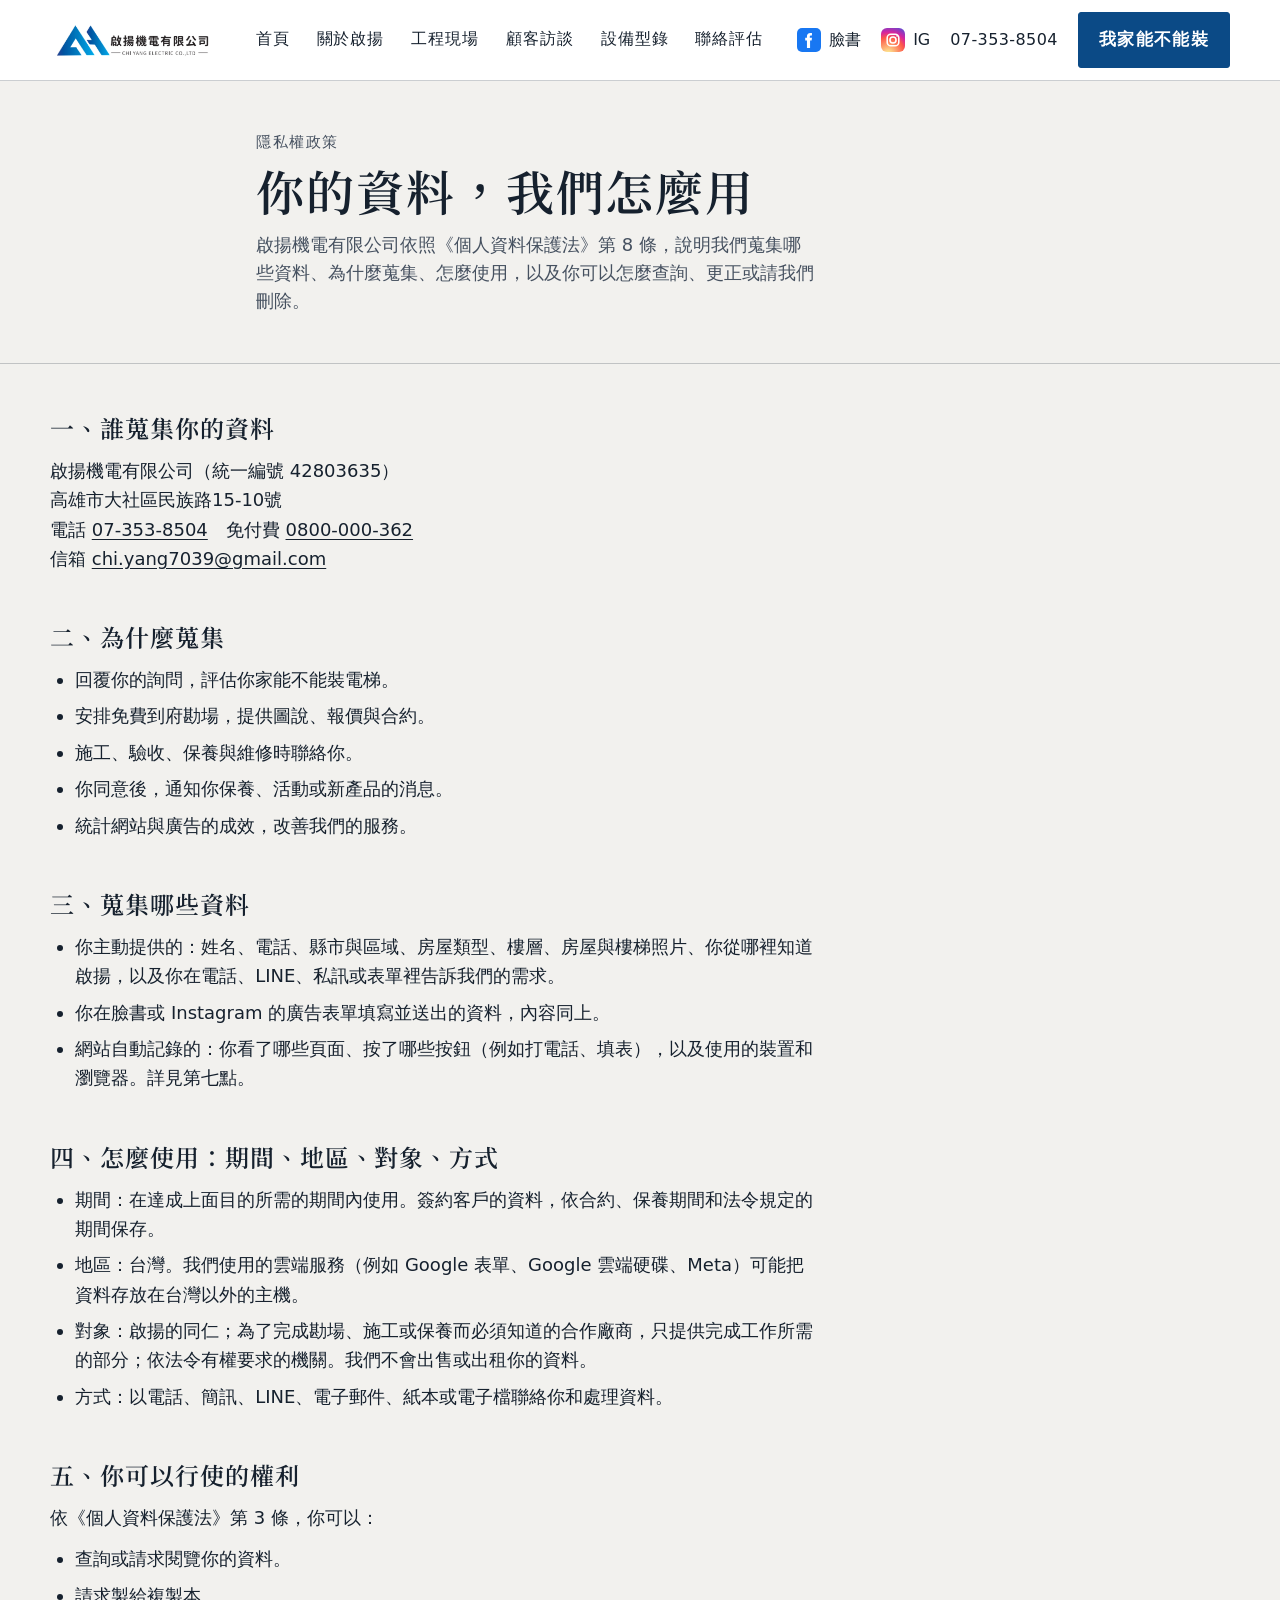
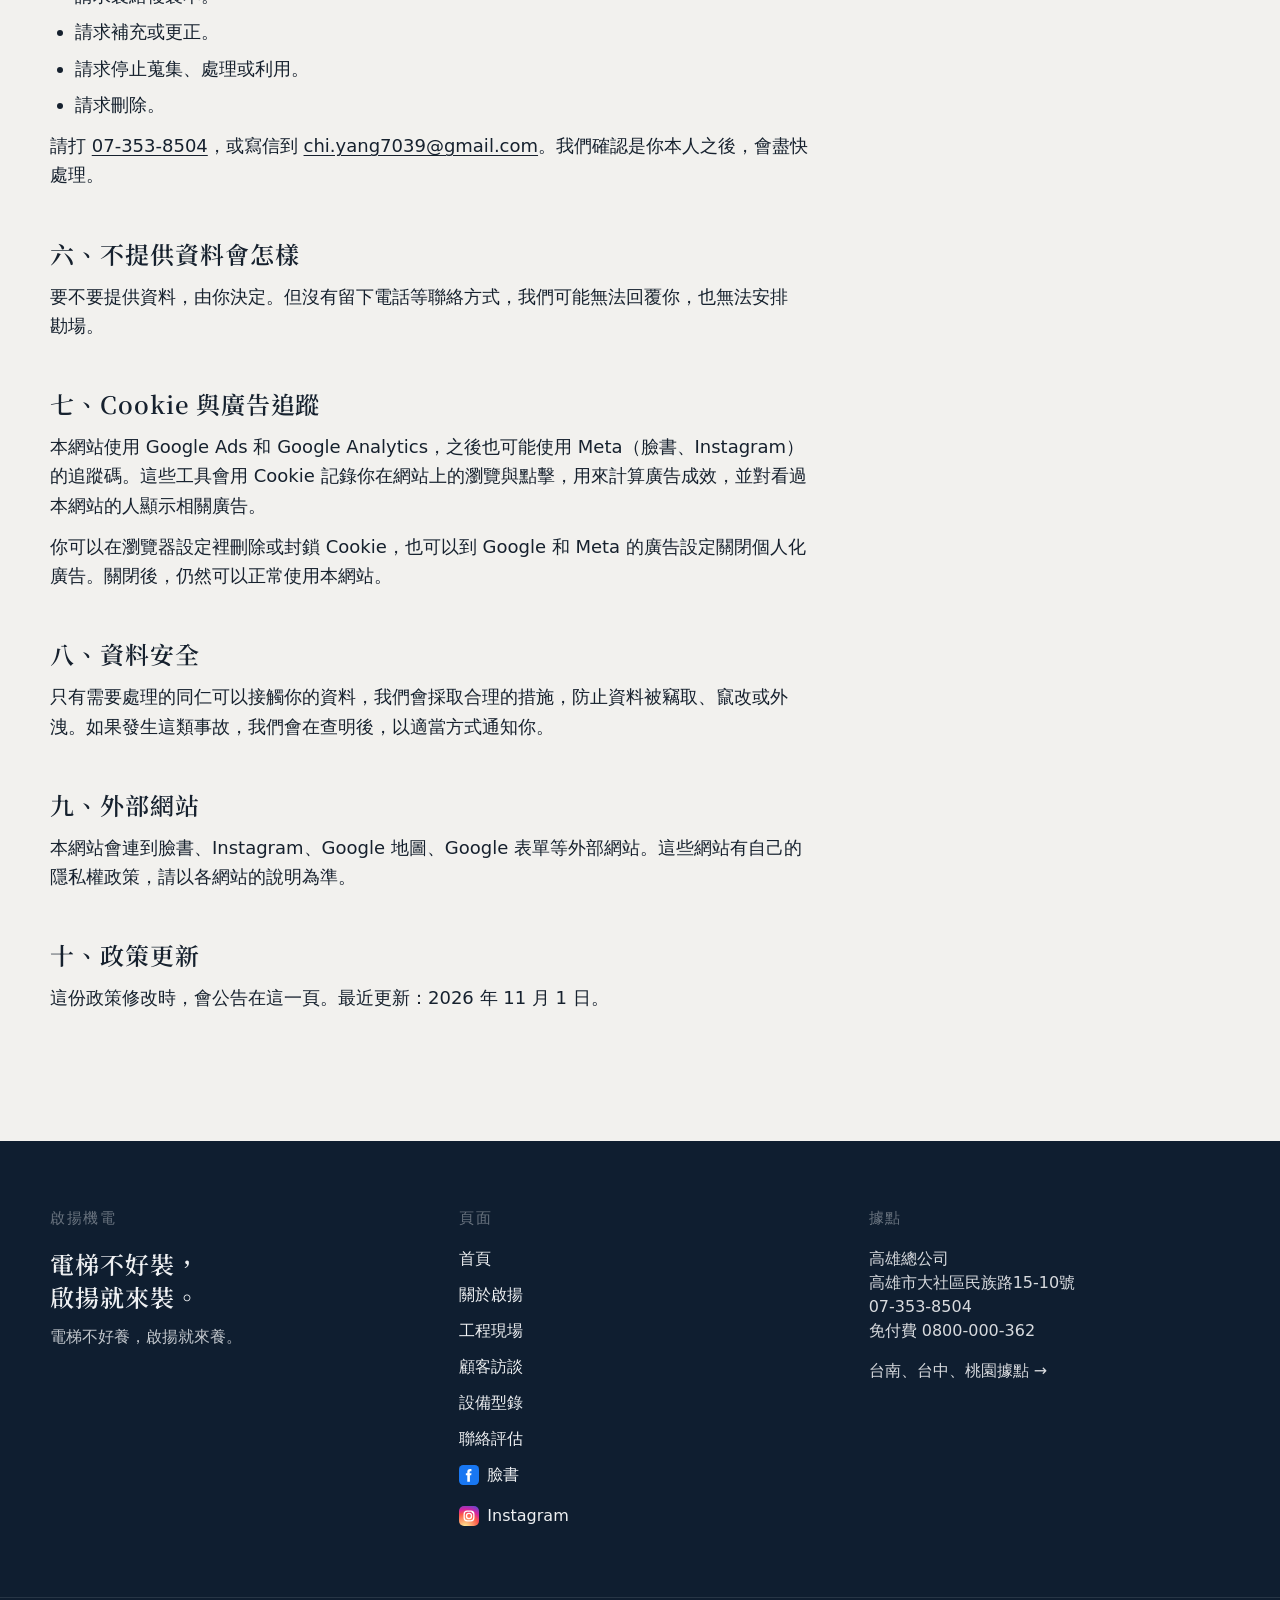
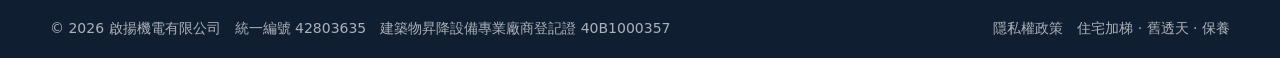
<file: privacy/index.html>
<!DOCTYPE html><html lang="zh-Hant-TW"><head><meta charSet="utf-8"/><meta name="viewport" content="width=device-width, initial-scale=1"/><link rel="preload" as="image" href="/brand/chiyang-logo-lockup.png"/><link rel="preconnect" href="https://fonts.googleapis.com"/><link rel="preconnect" href="https://fonts.gstatic.com" crossorigin=""/><link rel="stylesheet" href="https://fonts.googleapis.com/css2?family=Noto+Serif+TC:wght@600;700&amp;display=swap&amp;text=-.0123456789%40ABCEGILMNacdeghiklmnorsty%C2%A9%C2%B7%E2%86%92%E3%80%81%E3%80%82%E3%80%8A%E3%80%8B%E4%B8%80%E4%B8%83%E4%B8%89%E4%B8%8A%E4%B8%8B%E4%B8%8D%E4%B8%A6%E4%B8%AD%E4%B8%BB%E4%B9%8B%E4%B9%9D%E4%B9%9F%E4%BA%86%E4%BA%8B%E4%BA%8C%E4%BA%94%E4%BA%9B%E4%BA%BA%E4%BB%80%E4%BB%81%E4%BB%8D%E4%BB%98%E4%BB%A4%E4%BB%A5%E4%BB%B6%E4%BB%BD%E4%BC%B0%E4%BD%86%E4%BD%8F%E4%BD%9C%E4%BD%A0%E4%BD%BF%E4%BE%86%E4%BE%8B%E4%BE%9B%E4%BE%9D%E4%BF%9D%E4%BF%A1%E4%BF%AE%E5%80%8B%E5%80%91%E5%81%9C%E5%82%99%E5%83%B9%E5%85%85%E5%85%8D%E5%85%A7%E5%85%A8%E5%85%AB%E5%85%AC%E5%85%AD%E5%85%B7%E5%87%BA%E5%88%86%E5%88%A9%E5%88%AA%E5%88%B0%E5%8A%A0%E5%8B%95%E5%8B%98%E5%8B%99%E5%8C%96%E5%8D%80%E5%8D%81%E5%8D%97%E5%8F%8A%E5%8F%96%E5%8F%AA%E5%8F%AF%E5%8F%B0%E5%8F%B8%E5%90%84%E5%90%88%E5%90%8C%E5%90%8D%E5%91%8A%E5%92%8C%E5%93%81%E5%93%AA%E5%94%AE%E5%95%86%E5%95%8F%E5%95%9F%E5%96%84%E5%96%AE%E5%99%A8%E5%9B%9B%E5%9B%9E%E5%9C%92%E5%9C%96%E5%9C%A8%E5%9C%B0%E5%9E%8B%E5%9F%9F%E5%A0%B1%E5%A0%B4%E5%A1%AB%E5%A4%96%E5%A4%A7%E5%A4%A9%E5%A5%BD%E5%A6%82%E5%A7%93%E5%AD%90%E5%AD%98%E5%AE%85%E5%AE%89%E5%AE%8C%E5%AE%9A%E5%AE%A2%E5%AE%B6%E5%AE%B9%E5%AF%AB%E5%B0%81%E5%B0%88%E5%B0%8D%E5%B0%B1%E5%B1%8B%E5%B1%A4%E5%B7%A5%E5%B7%B1%E5%B8%82%E5%B8%B8%E5%B9%B4%E5%BA%9C%E5%BB%A0%E5%BB%A3%E5%BB%BA%E5%BC%8F%E5%BE%8C%E5%BE%9E%E5%BF%85%E5%BF%AB%E6%80%8E%E6%81%AF%E6%84%8F%E6%88%90%E6%88%91%E6%88%96%E6%88%B6%E6%88%BF%E6%89%80%E6%89%93%E6%8A%8A%E6%8C%89%E6%8E%92%E6%8E%A1%E6%8E%A5%E6%8E%AA%E6%8F%90%E6%8F%9A%E6%93%8A%E6%93%9A%E6%94%B6%E6%94%B9%E6%94%BE%E6%94%BF%E6%95%85%E6%95%88%E6%96%99%E6%96%B0%E6%96%B9%E6%96%BC%E6%96%BD%E6%97%8F%E6%97%A5%E6%98%87%E6%98%8E%E6%98%AF%E6%99%82%E6%9B%B4%E6%9B%B8%E6%9C%80%E6%9C%83%E6%9C%88%E6%9C%89%E6%9C%8D%E6%9C%9F%E6%9C%AC%E6%9E%9C%E6%9F%A5%E6%A1%83%E6%A2%9D%E6%A2%AF%E6%A5%AD%E6%A8%93%E6%A8%A3%E6%A9%9F%E6%AA%94%E6%AC%8A%E6%AD%A2%E6%AD%A3%E6%B0%91%E6%B1%82%E6%B1%BA%E6%B2%92%E6%B3%95%E6%B4%A9%E6%B4%BB%E6%B6%88%E6%BA%96%E7%80%8F%E7%81%A3%E7%82%BA%E7%84%A1%E7%84%B6%E7%85%A7%E7%89%87%E7%89%A9%E7%8F%BE%E7%90%86%E7%94%9F%E7%94%A2%E7%94%A8%E7%94%B1%E7%95%99%E7%95%B6%E7%99%BB%E7%99%BC%E7%9A%84%E7%9B%A1%E7%9B%AE%E7%9B%B8%E7%9C%8B%E7%9F%A5%E7%A1%AC%E7%A2%9F%E7%A2%BA%E7%A2%BC%E7%A4%BA%E7%A4%BE%E7%A7%81%E7%A7%9F%E7%A8%8B%E7%AB%84%E7%AB%8A%E7%AB%99%E7%AB%AF%E7%AC%AC%E7%AD%89%E7%AD%96%E7%AE%97%E7%AE%B1%E7%AF%89%E7%B0%A1%E7%B0%BD%E7%B4%84%E7%B4%99%E7%B5%A1%E7%B5%A6%E7%B5%B1%E7%B6%AD%E7%B6%B2%E7%B7%A8%E7%B8%A3%E7%B8%BD%E7%BD%AE%E8%80%8C%E8%81%AF%E8%83%BD%E8%87%89%E8%87%AA%E8%87%B3%E8%88%87%E8%88%8A%E8%92%90%E8%99%95%E8%99%9F%E8%A1%8C%E8%A1%A8%E8%A2%AB%E8%A3%9C%E8%A3%9D%E8%A3%A1%E8%A3%BD%E8%A4%87%E8%A6%81%E8%A6%86%E8%A6%8B%E8%A6%8F%E8%A6%BD%E8%A7%B8%E8%A8%88%E8%A8%8A%E8%A8%98%E8%A8%AA%E8%A8%AD%E8%A8%B4%E8%A9%95%E8%A9%A2%E8%A9%B1%E8%A9%B3%E8%AA%8D%E8%AA%AA%E8%AA%B0%E8%AB%87%E8%AB%8B%E8%AD%89%E8%AD%B7%E8%B1%A1%E8%B2%BB%E8%B3%87%E8%B7%AF%E8%B7%B3%E8%B9%A4%E8%BF%91%E8%BF%BD%E9%80%81%E9%80%8F%E9%80%99%E9%80%9A%E9%80%A3%E9%81%8E%E9%81%93%E9%81%94%E9%81%A9%E9%83%A8%E9%83%B5%E9%88%95%E9%8C%84%E9%8E%96%E9%96%89%E9%96%93%E9%96%B1%E9%97%9C%E9%98%B2%E9%99%8D%E9%99%90%E9%99%A4%E9%9A%B1%E9%9B%84%E9%9B%86%E9%9B%B2%E9%9B%BB%E9%9C%80%E9%9D%A2%E9%A0%81%E9%A0%88%E9%A1%9E%E9%A1%A7%E9%A1%AF%E9%A4%8A%E9%A6%96%E9%A9%97%E9%AB%98%E9%BA%BC%E9%BB%9E%EF%BC%88%EF%BC%89%EF%BC%8C%EF%BC%9A%EF%BC%9B%EF%BD%9C" media="print" onload="this.media='all'"/><noscript><link rel="stylesheet" href="https://fonts.googleapis.com/css2?family=Noto+Serif+TC:wght@600;700&amp;display=swap&amp;text=-.0123456789%40ABCEGILMNacdeghiklmnorsty%C2%A9%C2%B7%E2%86%92%E3%80%81%E3%80%82%E3%80%8A%E3%80%8B%E4%B8%80%E4%B8%83%E4%B8%89%E4%B8%8A%E4%B8%8B%E4%B8%8D%E4%B8%A6%E4%B8%AD%E4%B8%BB%E4%B9%8B%E4%B9%9D%E4%B9%9F%E4%BA%86%E4%BA%8B%E4%BA%8C%E4%BA%94%E4%BA%9B%E4%BA%BA%E4%BB%80%E4%BB%81%E4%BB%8D%E4%BB%98%E4%BB%A4%E4%BB%A5%E4%BB%B6%E4%BB%BD%E4%BC%B0%E4%BD%86%E4%BD%8F%E4%BD%9C%E4%BD%A0%E4%BD%BF%E4%BE%86%E4%BE%8B%E4%BE%9B%E4%BE%9D%E4%BF%9D%E4%BF%A1%E4%BF%AE%E5%80%8B%E5%80%91%E5%81%9C%E5%82%99%E5%83%B9%E5%85%85%E5%85%8D%E5%85%A7%E5%85%A8%E5%85%AB%E5%85%AC%E5%85%AD%E5%85%B7%E5%87%BA%E5%88%86%E5%88%A9%E5%88%AA%E5%88%B0%E5%8A%A0%E5%8B%95%E5%8B%98%E5%8B%99%E5%8C%96%E5%8D%80%E5%8D%81%E5%8D%97%E5%8F%8A%E5%8F%96%E5%8F%AA%E5%8F%AF%E5%8F%B0%E5%8F%B8%E5%90%84%E5%90%88%E5%90%8C%E5%90%8D%E5%91%8A%E5%92%8C%E5%93%81%E5%93%AA%E5%94%AE%E5%95%86%E5%95%8F%E5%95%9F%E5%96%84%E5%96%AE%E5%99%A8%E5%9B%9B%E5%9B%9E%E5%9C%92%E5%9C%96%E5%9C%A8%E5%9C%B0%E5%9E%8B%E5%9F%9F%E5%A0%B1%E5%A0%B4%E5%A1%AB%E5%A4%96%E5%A4%A7%E5%A4%A9%E5%A5%BD%E5%A6%82%E5%A7%93%E5%AD%90%E5%AD%98%E5%AE%85%E5%AE%89%E5%AE%8C%E5%AE%9A%E5%AE%A2%E5%AE%B6%E5%AE%B9%E5%AF%AB%E5%B0%81%E5%B0%88%E5%B0%8D%E5%B0%B1%E5%B1%8B%E5%B1%A4%E5%B7%A5%E5%B7%B1%E5%B8%82%E5%B8%B8%E5%B9%B4%E5%BA%9C%E5%BB%A0%E5%BB%A3%E5%BB%BA%E5%BC%8F%E5%BE%8C%E5%BE%9E%E5%BF%85%E5%BF%AB%E6%80%8E%E6%81%AF%E6%84%8F%E6%88%90%E6%88%91%E6%88%96%E6%88%B6%E6%88%BF%E6%89%80%E6%89%93%E6%8A%8A%E6%8C%89%E6%8E%92%E6%8E%A1%E6%8E%A5%E6%8E%AA%E6%8F%90%E6%8F%9A%E6%93%8A%E6%93%9A%E6%94%B6%E6%94%B9%E6%94%BE%E6%94%BF%E6%95%85%E6%95%88%E6%96%99%E6%96%B0%E6%96%B9%E6%96%BC%E6%96%BD%E6%97%8F%E6%97%A5%E6%98%87%E6%98%8E%E6%98%AF%E6%99%82%E6%9B%B4%E6%9B%B8%E6%9C%80%E6%9C%83%E6%9C%88%E6%9C%89%E6%9C%8D%E6%9C%9F%E6%9C%AC%E6%9E%9C%E6%9F%A5%E6%A1%83%E6%A2%9D%E6%A2%AF%E6%A5%AD%E6%A8%93%E6%A8%A3%E6%A9%9F%E6%AA%94%E6%AC%8A%E6%AD%A2%E6%AD%A3%E6%B0%91%E6%B1%82%E6%B1%BA%E6%B2%92%E6%B3%95%E6%B4%A9%E6%B4%BB%E6%B6%88%E6%BA%96%E7%80%8F%E7%81%A3%E7%82%BA%E7%84%A1%E7%84%B6%E7%85%A7%E7%89%87%E7%89%A9%E7%8F%BE%E7%90%86%E7%94%9F%E7%94%A2%E7%94%A8%E7%94%B1%E7%95%99%E7%95%B6%E7%99%BB%E7%99%BC%E7%9A%84%E7%9B%A1%E7%9B%AE%E7%9B%B8%E7%9C%8B%E7%9F%A5%E7%A1%AC%E7%A2%9F%E7%A2%BA%E7%A2%BC%E7%A4%BA%E7%A4%BE%E7%A7%81%E7%A7%9F%E7%A8%8B%E7%AB%84%E7%AB%8A%E7%AB%99%E7%AB%AF%E7%AC%AC%E7%AD%89%E7%AD%96%E7%AE%97%E7%AE%B1%E7%AF%89%E7%B0%A1%E7%B0%BD%E7%B4%84%E7%B4%99%E7%B5%A1%E7%B5%A6%E7%B5%B1%E7%B6%AD%E7%B6%B2%E7%B7%A8%E7%B8%A3%E7%B8%BD%E7%BD%AE%E8%80%8C%E8%81%AF%E8%83%BD%E8%87%89%E8%87%AA%E8%87%B3%E8%88%87%E8%88%8A%E8%92%90%E8%99%95%E8%99%9F%E8%A1%8C%E8%A1%A8%E8%A2%AB%E8%A3%9C%E8%A3%9D%E8%A3%A1%E8%A3%BD%E8%A4%87%E8%A6%81%E8%A6%86%E8%A6%8B%E8%A6%8F%E8%A6%BD%E8%A7%B8%E8%A8%88%E8%A8%8A%E8%A8%98%E8%A8%AA%E8%A8%AD%E8%A8%B4%E8%A9%95%E8%A9%A2%E8%A9%B1%E8%A9%B3%E8%AA%8D%E8%AA%AA%E8%AA%B0%E8%AB%87%E8%AB%8B%E8%AD%89%E8%AD%B7%E8%B1%A1%E8%B2%BB%E8%B3%87%E8%B7%AF%E8%B7%B3%E8%B9%A4%E8%BF%91%E8%BF%BD%E9%80%81%E9%80%8F%E9%80%99%E9%80%9A%E9%80%A3%E9%81%8E%E9%81%93%E9%81%94%E9%81%A9%E9%83%A8%E9%83%B5%E9%88%95%E9%8C%84%E9%8E%96%E9%96%89%E9%96%93%E9%96%B1%E9%97%9C%E9%98%B2%E9%99%8D%E9%99%90%E9%99%A4%E9%9A%B1%E9%9B%84%E9%9B%86%E9%9B%B2%E9%9B%BB%E9%9C%80%E9%9D%A2%E9%A0%81%E9%A0%88%E9%A1%9E%E9%A1%A7%E9%A1%AF%E9%A4%8A%E9%A6%96%E9%A9%97%E9%AB%98%E9%BA%BC%E9%BB%9E%EF%BC%88%EF%BC%89%EF%BC%8C%EF%BC%9A%EF%BC%9B%EF%BD%9C"/></noscript><link rel="stylesheet" href="/assets/styles-v12.css?v=38" data-precedence="default"/><title>隱私權政策｜啟揚機電</title><meta name="description" content="啟揚機電有限公司隱私權政策：我們蒐集哪些資料、為什麼蒐集、怎麼使用，以及你可以怎麼查詢、更正或請我們刪除。"/><meta name="theme-color" content="#ffffff"/><meta name="robots" content="index, follow"/><link rel="icon" type="image/svg+xml" href="/favicon.svg"/><link rel="apple-touch-icon" href="/brand/logo-square.jpg"/><link rel="canonical" href="https://chiyang9982.com.tw/privacy/"/><meta property="og:type" content="website"/><meta property="og:site_name" content="啟揚機電"/><meta property="og:locale" content="zh_TW"/><meta property="og:title" content="隱私權政策｜啟揚機電"/><meta property="og:description" content="啟揚機電有限公司隱私權政策：我們蒐集哪些資料、為什麼蒐集、怎麼使用，以及你可以怎麼查詢、更正或請我們刪除。"/><meta property="og:url" content="https://chiyang9982.com.tw/privacy/"/><meta property="og:image" content="https://chiyang9982.com.tw/og.jpg?v=13"/><meta property="og:image:width" content="1200"/><meta property="og:image:height" content="630"/><meta name="twitter:card" content="summary_large_image"/><!-- Google tag (gtag.js) -->
<script>(function(){var d=0;function L(){if(d)return;d=1;var s=document.createElement("script");s.async=1;s.src="https://www.googletagmanager.com/gtag/js?id=AW-854591160";document.head.appendChild(s);}["pointerdown","keydown","touchstart","scroll"].forEach(function(t){addEventListener(t,L,{once:true,passive:true,capture:true});});addEventListener("load",function(){setTimeout(L,2500);});})();</script>
<script>
window.dataLayer=window.dataLayer||[];function gtag(){dataLayer.push(arguments);}
gtag('js',new Date());gtag('config','AW-854591160');gtag('config','G-MY53ERRNRC');
(function(){var FORM='AW-854591160/nziFCPHO0KcDELiNwJcD',PHONE='AW-854591160/a-zQCN6W4awdELiNwJcD',FR=/forms\.gle|docs\.google\.com\/forms/;
document.addEventListener('click',function(e){var a=e.target&&e.target.closest?e.target.closest('a[href]'):null;if(!a)return;var h=a.getAttribute('href')||'';
if(h.indexOf('tel:')===0){gtag('event','conversion',{send_to:PHONE});gtag('event','phone_click',{link_url:h});}
else if(FR.test(h)){gtag('event','form_click',{link_url:h});}
else if(/facebook\.com|instagram\.com/.test(h)){gtag('event','social_click',{link_url:h,link_text:(a.innerText||a.getAttribute('aria-label')||'').trim().slice(0,40)});}},true);
document.addEventListener('submit',function(e){var f=e.target;if(f&&FR.test(f.action||'')){gtag('event','conversion',{send_to:FORM});gtag('event','generate_lead');}},true);})();
</script>
<style>.policy ul{list-style:disc;padding-left:1.4em;margin-top:.75rem}.policy li{margin-top:.45rem}.policy a{text-decoration:underline;text-underline-offset:3px}</style></head><body><a class="skip-link" href="#main">跳至主要內容</a><header class="border-b border-line bg-bg md:sticky md:top-0 md:z-40"><div class="shell flex items-center justify-between gap-4 py-3"><a href="/" class="flex items-center no-underline"><img src="/brand/chiyang-logo-lockup.png" alt="啟揚機電有限公司" width="180" height="50" class="h-11 w-auto"/></a><nav class="hidden items-center gap-8 md:flex" aria-label="主要導覽"><a href="/" class="text-base tracking-wide no-underline hover:text-seal">首頁</a><a href="/about" class="text-base tracking-wide no-underline hover:text-seal">關於啟揚</a><a href="/cases" class="text-base tracking-wide no-underline hover:text-seal">工程現場</a><a href="/stories" class="text-base tracking-wide no-underline hover:text-seal">顧客訪談</a><a href="/equipment" class="text-base tracking-wide no-underline hover:text-seal">設備型錄</a><a href="/contact" class="text-base tracking-wide no-underline hover:text-seal">聯絡評估</a></nav><div class="hidden items-center gap-5 md:flex"><a href="https://www.facebook.com/profile.php?id=100064054864315" target="_blank" rel="noopener noreferrer" class="inline-flex items-center gap-2 no-underline hover:opacity-80" aria-label="啟揚機電臉書"><svg viewBox="0 0 24 24" class="h-6 w-6" aria-hidden="true"><rect width="24" height="24" rx="5" fill="#1877F2"></rect><path fill="#fff" d="M15.12 12.43h-2.05V20h-3.12v-7.57H8.2v-2.66h1.75V8.3c0-1.73 1.04-3.36 3.46-3.36.7 0 1.54.12 1.54.12v2.4h-.87c-.98 0-1.29.61-1.29 1.24v1.07h2.2l-.35 2.66z"></path></svg><span class="text-base">臉書</span></a><a href="https://www.instagram.com/chiyang.elevator/" target="_blank" rel="noopener noreferrer" class="inline-flex items-center gap-2 no-underline hover:opacity-80" aria-label="啟揚機電 Instagram"><svg viewBox="0 0 24 24" class="h-6 w-6" aria-hidden="true"><defs><radialGradient id="_R_2ml6_" cx="30%" cy="107%" r="150%"><stop offset="0%" stop-color="#fdf497"></stop><stop offset="45%" stop-color="#fd5949"></stop><stop offset="60%" stop-color="#d6249f"></stop><stop offset="90%" stop-color="#285AEB"></stop></radialGradient></defs><rect width="24" height="24" rx="6" fill="url(#_R_2ml6_)"></rect><rect x="6.2" y="6.2" width="11.6" height="11.6" rx="3.6" fill="none" stroke="#fff" stroke-width="1.55"></rect><circle cx="12" cy="12" r="3.05" fill="none" stroke="#fff" stroke-width="1.55"></circle><circle cx="16.15" cy="7.85" r="0.9" fill="#fff"></circle></svg><span class="text-base">IG</span></a><a href="tel:+88673538504" class="text-base tracking-wide no-underline">07-353-8504</a><a href="/contact#lead" class="btn btn-primary">我家能不能裝</a></div></div><nav class="mnav" aria-label="主要導覽"><a href="/">首頁</a><a href="/about">關於</a><a href="/cases">現場</a><a href="/stories">訪談</a><a href="/equipment">型錄</a><a href="/contact">聯絡</a></nav></header><!--$--><main id="main" class="pb-20"><section class="border-b border-line py-12"><div class="shell max-w-3xl"><p class="kicker">隱私權政策</p><h1 class="display mt-3 text-4xl sm:text-5xl">你的資料，我們怎麼用</h1><p class="mt-4 max-w-xl text-lg text-fg-muted">啟揚機電有限公司依照《個人資料保護法》第 8 條，說明我們蒐集哪些資料、為什麼蒐集、怎麼使用，以及你可以怎麼查詢、更正或請我們刪除。</p></div></section><section class="shell py-12"><div class="policy max-w-3xl"><h2 class="display text-2xl">一、誰蒐集你的資料</h2><p class="mt-3 text-lg leading-relaxed">啟揚機電有限公司（統一編號 42803635）<br/>高雄市大社區民族路15-10號<br/>電話 <a href="tel:+88673538504">07-353-8504</a>　免付費 <a href="tel:0800000362">0800-000-362</a><br/>信箱 <a href="mailto:chi.yang7039@gmail.com">chi.yang7039@gmail.com</a></p><h2 class="display mt-12 text-2xl">二、為什麼蒐集</h2><ul class="text-lg leading-relaxed"><li>回覆你的詢問，評估你家能不能裝電梯。</li><li>安排免費到府勘場，提供圖說、報價與合約。</li><li>施工、驗收、保養與維修時聯絡你。</li><li>你同意後，通知你保養、活動或新產品的消息。</li><li>統計網站與廣告的成效，改善我們的服務。</li></ul><h2 class="display mt-12 text-2xl">三、蒐集哪些資料</h2><ul class="text-lg leading-relaxed"><li>你主動提供的：姓名、電話、縣市與區域、房屋類型、樓層、房屋與樓梯照片、你從哪裡知道啟揚，以及你在電話、LINE、私訊或表單裡告訴我們的需求。</li><li>你在臉書或 Instagram 的廣告表單填寫並送出的資料，內容同上。</li><li>網站自動記錄的：你看了哪些頁面、按了哪些按鈕（例如打電話、填表），以及使用的裝置和瀏覽器。詳見第七點。</li></ul><h2 class="display mt-12 text-2xl">四、怎麼使用：期間、地區、對象、方式</h2><ul class="text-lg leading-relaxed"><li>期間：在達成上面目的所需的期間內使用。簽約客戶的資料，依合約、保養期間和法令規定的期間保存。</li><li>地區：台灣。我們使用的雲端服務（例如 Google 表單、Google 雲端硬碟、Meta）可能把資料存放在台灣以外的主機。</li><li>對象：啟揚的同仁；為了完成勘場、施工或保養而必須知道的合作廠商，只提供完成工作所需的部分；依法令有權要求的機關。我們不會出售或出租你的資料。</li><li>方式：以電話、簡訊、LINE、電子郵件、紙本或電子檔聯絡你和處理資料。</li></ul><h2 class="display mt-12 text-2xl">五、你可以行使的權利</h2><p class="mt-3 text-lg leading-relaxed">依《個人資料保護法》第 3 條，你可以：</p><ul class="text-lg leading-relaxed"><li>查詢或請求閱覽你的資料。</li><li>請求製給複製本。</li><li>請求補充或更正。</li><li>請求停止蒐集、處理或利用。</li><li>請求刪除。</li></ul><p class="mt-3 text-lg leading-relaxed">請打 <a href="tel:+88673538504">07-353-8504</a>，或寫信到 <a href="mailto:chi.yang7039@gmail.com">chi.yang7039@gmail.com</a>。我們確認是你本人之後，會盡快處理。</p><h2 class="display mt-12 text-2xl">六、不提供資料會怎樣</h2><p class="mt-3 text-lg leading-relaxed">要不要提供資料，由你決定。但沒有留下電話等聯絡方式，我們可能無法回覆你，也無法安排勘場。</p><h2 class="display mt-12 text-2xl">七、Cookie 與廣告追蹤</h2><p class="mt-3 text-lg leading-relaxed">本網站使用 Google Ads 和 Google Analytics，之後也可能使用 Meta（臉書、Instagram）的追蹤碼。這些工具會用 Cookie 記錄你在網站上的瀏覽與點擊，用來計算廣告成效，並對看過本網站的人顯示相關廣告。</p><p class="mt-3 text-lg leading-relaxed">你可以在瀏覽器設定裡刪除或封鎖 Cookie，也可以到 Google 和 Meta 的廣告設定關閉個人化廣告。關閉後，仍然可以正常使用本網站。</p><h2 class="display mt-12 text-2xl">八、資料安全</h2><p class="mt-3 text-lg leading-relaxed">只有需要處理的同仁可以接觸你的資料，我們會採取合理的措施，防止資料被竊取、竄改或外洩。如果發生這類事故，我們會在查明後，以適當方式通知你。</p><h2 class="display mt-12 text-2xl">九、外部網站</h2><p class="mt-3 text-lg leading-relaxed">本網站會連到臉書、Instagram、Google 地圖、Google 表單等外部網站。這些網站有自己的隱私權政策，請以各網站的說明為準。</p><h2 class="display mt-12 text-2xl">十、政策更新</h2><p class="mt-3 text-lg leading-relaxed">這份政策修改時，會公告在這一頁。最近更新：2026 年 11 月 1 日。</p></div></section></main><!--/$--><footer class="bg-bg-ink text-fg-on-ink"><div class="shell grid gap-12 py-16 md:grid-cols-3"><div><p class="kicker text-fg-on-ink/40">啟揚機電</p><p class="display mt-4 text-2xl leading-snug">電梯不好裝，<br/>啟揚就來裝。</p><p class="mt-3 text-base text-fg-on-ink/80">電梯不好養，<!-- -->啟揚就來養。</p></div><div><p class="kicker text-fg-on-ink/40">頁面</p><ul class="mt-4 space-y-3 text-base"><li><a href="/" class="no-underline hover:text-seal">首頁</a></li><li><a href="/about" class="no-underline hover:text-seal">關於啟揚</a></li><li><a href="/cases" class="no-underline hover:text-seal">工程現場</a></li><li><a href="/stories" class="no-underline hover:text-seal">顧客訪談</a></li><li><a href="/equipment" class="no-underline hover:text-seal">設備型錄</a></li><li><a href="/contact" class="no-underline hover:text-seal">聯絡評估</a></li><li><a href="https://www.facebook.com/profile.php?id=100064054864315" target="_blank" rel="noopener noreferrer" class="inline-flex items-center gap-2 no-underline hover:opacity-90"><svg viewBox="0 0 24 24" class="h-5 w-5" aria-hidden="true"><rect width="24" height="24" rx="5" fill="#1877F2"></rect><path fill="#fff" d="M15.12 12.43h-2.05V20h-3.12v-7.57H8.2v-2.66h1.75V8.3c0-1.73 1.04-3.36 3.46-3.36.7 0 1.54.12 1.54.12v2.4h-.87c-.98 0-1.29.61-1.29 1.24v1.07h2.2l-.35 2.66z"></path></svg>臉書</a></li><li><a href="https://www.instagram.com/chiyang.elevator/" target="_blank" rel="noopener noreferrer" class="inline-flex items-center gap-2 no-underline hover:opacity-90"><svg viewBox="0 0 24 24" class="h-5 w-5" aria-hidden="true"><defs><radialGradient id="_R_32j56_" cx="30%" cy="107%" r="150%"><stop offset="0%" stop-color="#fdf497"></stop><stop offset="45%" stop-color="#fd5949"></stop><stop offset="60%" stop-color="#d6249f"></stop><stop offset="90%" stop-color="#285AEB"></stop></radialGradient></defs><rect width="24" height="24" rx="6" fill="url(#_R_32j56_)"></rect><rect x="6.2" y="6.2" width="11.6" height="11.6" rx="3.6" fill="none" stroke="#fff" stroke-width="1.55"></rect><circle cx="12" cy="12" r="3.05" fill="none" stroke="#fff" stroke-width="1.55"></circle><circle cx="16.15" cy="7.85" r="0.9" fill="#fff"></circle></svg>Instagram</a></li></ul></div><div><p class="kicker text-fg-on-ink/40">據點</p><ul class="mt-4 space-y-4 text-base text-fg-on-ink/90"><li><p>高雄總公司</p><a href="https://www.google.com/maps/search/?api=1&amp;query=%E9%AB%98%E9%9B%84%E5%B8%82%E5%A4%A7%E7%A4%BE%E5%8D%80%E6%B0%91%E6%97%8F%E8%B7%AF15-10%E8%99%9F" target="_blank" rel="noopener noreferrer" class="no-underline hover:text-seal">高雄市大社區民族路15-10號</a><p><a href="tel:+88673538504" class="no-underline hover:text-seal">07-353-8504</a></p><p><a href="tel:0800000362" class="no-underline hover:text-seal">免付費 <!-- -->0800-000-362</a></p></li><li><a href="/contact" class="no-underline hover:text-seal">台南、台中、桃園據點 →</a></li></ul></div></div><div class="border-t border-white/10"><p class="shell flex flex-wrap items-center justify-between gap-3 py-5 text-sm text-fg-on-ink/70"><span>© <!-- -->2026<!-- --> <!-- -->啟揚機電有限公司<!-- -->　統一編號 42803635　建築物昇降設備專業廠商登記證 40B1000357</span><span><a href="/privacy" class="no-underline hover:text-seal">隱私權政策</a>　住宅加梯 · 舊透天 · 保養</span></p></div></footer><nav class="dock" aria-label="現場快捷"><a href="tel:+88673538504">打電話</a><a href="/cases">看現場</a><a href="/contact#lead" class="dock-go">能不能裝</a></nav><script src="/assets/zoom.js?v=2" defer></script></body></html>
</file>
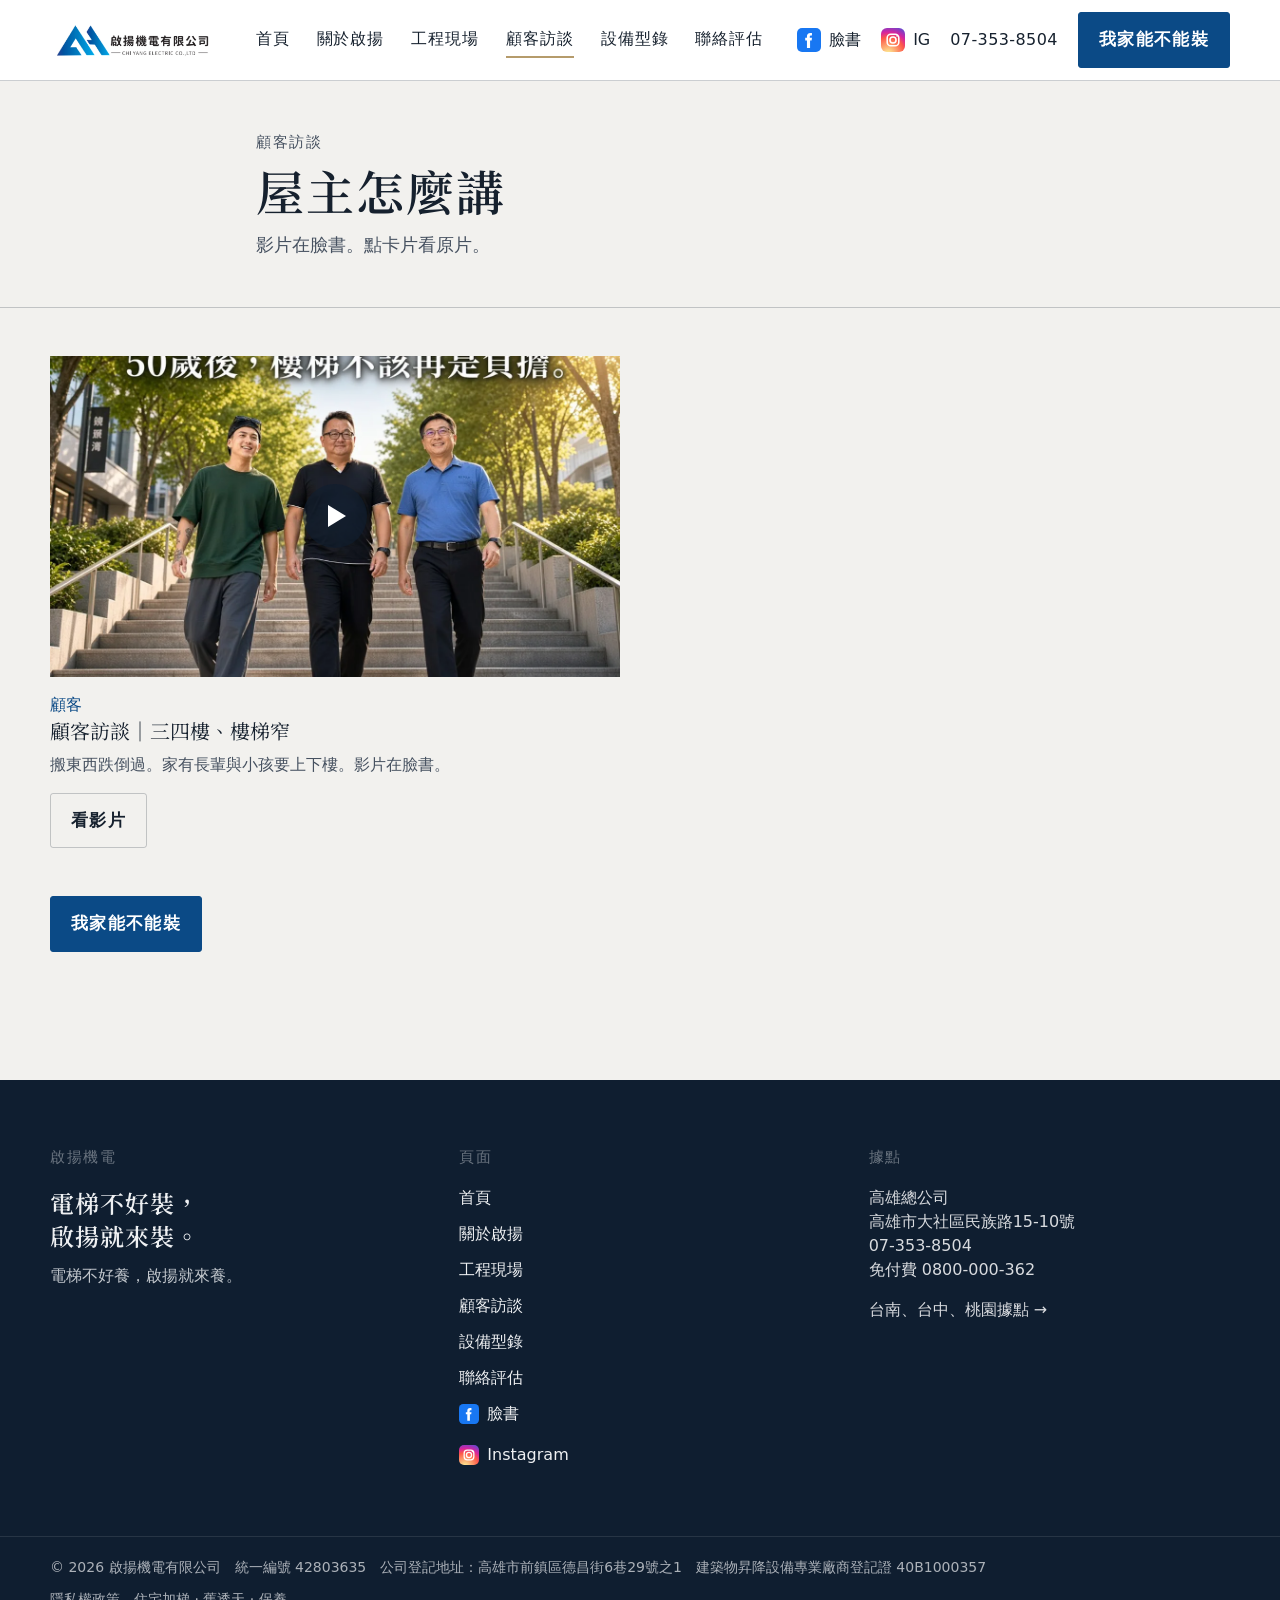
<file: stories/index.html>
<!DOCTYPE html><html lang="zh-Hant-TW"><head><meta charSet="utf-8"/><meta name="viewport" content="width=device-width, initial-scale=1"/><link rel="preload" as="image" href="/brand/chiyang-logo-lockup.png"/><link rel="preconnect" href="https://fonts.googleapis.com"/><link rel="preconnect" href="https://fonts.gstatic.com" crossorigin=""/><link rel="stylesheet" href="https://fonts.googleapis.com/css2?family=Noto+Serif+TC:wght@600;700&amp;display=swap&amp;text=-012345678BGIagmnrst%C2%A9%C2%B7%E2%86%92%E3%80%81%E3%80%82%E4%B8%80%E4%B8%89%E4%B8%8A%E4%B8%8B%E4%B8%8D%E4%B8%AD%E4%B8%BB%E4%BB%98%E4%BC%B0%E4%BD%8F%E4%BE%86%E4%BF%9D%E5%80%92%E5%82%99%E5%85%8D%E5%85%A7%E5%85%AC%E5%8A%A0%E5%8D%80%E5%8D%97%E5%8D%A1%E5%8E%9F%E5%8F%B0%E5%8F%B8%E5%95%86%E5%95%9F%E5%9B%9B%E5%9C%92%E5%9C%A8%E5%9E%8B%E5%A0%B4%E5%A4%A7%E5%A4%A9%E5%A5%BD%E5%AD%A9%E5%AE%85%E5%AE%A2%E5%AE%B6%E5%AE%B9%E5%B0%88%E5%B0%8F%E5%B0%B1%E5%B1%8B%E5%B7%A5%E5%B8%82%E5%BB%A0%E5%BB%BA%E5%BD%B1%E6%80%8E%E6%88%91%E6%89%93%E6%8F%9A%E6%90%AC%E6%93%9A%E6%94%BF%E6%96%BC%E6%97%8F%E6%98%87%E6%9B%B8%E6%9C%89%E6%9D%B1%E6%A1%83%E6%A2%AF%E6%A5%AD%E6%A8%93%E6%A9%9F%E6%AC%8A%E6%B0%91%E7%89%87%E7%89%A9%E7%8F%BE%E7%99%BB%E7%9C%8B%E7%A4%BE%E7%A7%81%E7%A8%8B%E7%AA%84%E7%AD%96%E7%AF%89%E7%B5%A1%E7%B5%B1%E7%B7%A8%E7%B8%BD%E8%81%AF%E8%83%BD%E8%87%89%E8%87%B3%E8%88%87%E8%88%8A%E8%99%9F%E8%A3%9D%E8%A5%BF%E8%A6%81%E8%A8%98%E8%A8%AA%E8%A8%AD%E8%A9%95%E8%A9%B1%E8%AB%87%E8%AC%9B%E8%AD%89%E8%B2%BB%E8%B7%8C%E8%B7%AF%E8%B7%B3%E8%BC%A9%E9%80%8F%E9%81%8E%E9%8C%84%E9%95%B7%E9%97%9C%E9%99%8D%E9%99%90%E9%9A%B1%E9%9B%84%E9%9B%BB%E9%9D%A2%E9%A0%81%E9%A1%A7%E9%A4%8A%E9%A6%96%E9%AB%98%E9%BA%BC%E9%BB%9E%EF%BC%8C%EF%BD%9C" media="print" onload="this.media='all'"/><noscript><link rel="stylesheet" href="https://fonts.googleapis.com/css2?family=Noto+Serif+TC:wght@600;700&amp;display=swap&amp;text=-012345678BGIagmnrst%C2%A9%C2%B7%E2%86%92%E3%80%81%E3%80%82%E4%B8%80%E4%B8%89%E4%B8%8A%E4%B8%8B%E4%B8%8D%E4%B8%AD%E4%B8%BB%E4%BB%98%E4%BC%B0%E4%BD%8F%E4%BE%86%E4%BF%9D%E5%80%92%E5%82%99%E5%85%8D%E5%85%A7%E5%85%AC%E5%8A%A0%E5%8D%80%E5%8D%97%E5%8D%A1%E5%8E%9F%E5%8F%B0%E5%8F%B8%E5%95%86%E5%95%9F%E5%9B%9B%E5%9C%92%E5%9C%A8%E5%9E%8B%E5%A0%B4%E5%A4%A7%E5%A4%A9%E5%A5%BD%E5%AD%A9%E5%AE%85%E5%AE%A2%E5%AE%B6%E5%AE%B9%E5%B0%88%E5%B0%8F%E5%B0%B1%E5%B1%8B%E5%B7%A5%E5%B8%82%E5%BB%A0%E5%BB%BA%E5%BD%B1%E6%80%8E%E6%88%91%E6%89%93%E6%8F%9A%E6%90%AC%E6%93%9A%E6%94%BF%E6%96%BC%E6%97%8F%E6%98%87%E6%9B%B8%E6%9C%89%E6%9D%B1%E6%A1%83%E6%A2%AF%E6%A5%AD%E6%A8%93%E6%A9%9F%E6%AC%8A%E6%B0%91%E7%89%87%E7%89%A9%E7%8F%BE%E7%99%BB%E7%9C%8B%E7%A4%BE%E7%A7%81%E7%A8%8B%E7%AA%84%E7%AD%96%E7%AF%89%E7%B5%A1%E7%B5%B1%E7%B7%A8%E7%B8%BD%E8%81%AF%E8%83%BD%E8%87%89%E8%87%B3%E8%88%87%E8%88%8A%E8%99%9F%E8%A3%9D%E8%A5%BF%E8%A6%81%E8%A8%98%E8%A8%AA%E8%A8%AD%E8%A9%95%E8%A9%B1%E8%AB%87%E8%AC%9B%E8%AD%89%E8%B2%BB%E8%B7%8C%E8%B7%AF%E8%B7%B3%E8%BC%A9%E9%80%8F%E9%81%8E%E9%8C%84%E9%95%B7%E9%97%9C%E9%99%8D%E9%99%90%E9%9A%B1%E9%9B%84%E9%9B%BB%E9%9D%A2%E9%A0%81%E9%A1%A7%E9%A4%8A%E9%A6%96%E9%AB%98%E9%BA%BC%E9%BB%9E%EF%BC%8C%EF%BD%9C"/></noscript><link rel="stylesheet" href="/assets/styles-v12.css?v=38" data-precedence="default"/><title>顧客訪談｜啟揚機電</title><meta name="description" content="舊透天、空間窄、地板不能大挖。電梯不好裝，啟揚就來裝；不好養，啟揚就來養。"/><meta name="theme-color" content="#ffffff"/><meta name="robots" content="index, follow"/><link rel="icon" type="image/svg+xml" href="/favicon.svg"/><link rel="apple-touch-icon" href="/brand/logo-square.jpg"/><link rel="canonical" href="https://chiyang9982.com.tw/stories/"/><meta property="og:type" content="website"/><meta property="og:site_name" content="啟揚機電"/><meta property="og:locale" content="zh_TW"/><meta property="og:title" content="顧客訪談｜啟揚機電"/><meta property="og:description" content="舊透天、空間窄、地板不能大挖。電梯不好裝，啟揚就來裝；不好養，啟揚就來養。"/><meta property="og:url" content="https://chiyang9982.com.tw/stories/"/><meta property="og:image" content="https://chiyang9982.com.tw/og.jpg?v=13"/><meta property="og:image:width" content="1200"/><meta property="og:image:height" content="630"/><meta name="twitter:card" content="summary_large_image"/><!-- Google tag (gtag.js) -->
<script>(function(){var d=0;function L(){if(d)return;d=1;var s=document.createElement("script");s.async=1;s.src="https://www.googletagmanager.com/gtag/js?id=AW-854591160";document.head.appendChild(s);}["pointerdown","keydown","touchstart","scroll"].forEach(function(t){addEventListener(t,L,{once:true,passive:true,capture:true});});addEventListener("load",function(){setTimeout(L,2500);});})();</script>
<script>
window.dataLayer=window.dataLayer||[];function gtag(){dataLayer.push(arguments);}
gtag('js',new Date());gtag('config','AW-854591160');gtag('config','G-MY53ERRNRC');
(function(){var FORM='AW-854591160/nziFCPHO0KcDELiNwJcD',PHONE='AW-854591160/a-zQCN6W4awdELiNwJcD',FR=/forms\.gle|docs\.google\.com\/forms/;
document.addEventListener('click',function(e){var a=e.target&&e.target.closest?e.target.closest('a[href]'):null;if(!a)return;var h=a.getAttribute('href')||'';
if(h.indexOf('tel:')===0){gtag('event','conversion',{send_to:PHONE});gtag('event','phone_click',{link_url:h});}
else if(FR.test(h)){gtag('event','form_click',{link_url:h});}
else if(/facebook\.com|instagram\.com/.test(h)){gtag('event','social_click',{link_url:h,link_text:(a.innerText||a.getAttribute('aria-label')||'').trim().slice(0,40)});}},true);
document.addEventListener('submit',function(e){var f=e.target;if(f&&FR.test(f.action||'')){gtag('event','conversion',{send_to:FORM});gtag('event','generate_lead');}},true);})();
</script>
</head><body><a class="skip-link" href="#main">跳至主要內容</a><header class="border-b border-line bg-bg md:sticky md:top-0 md:z-40"><div class="shell flex items-center justify-between gap-4 py-3"><a href="/" class="flex items-center no-underline"><img src="/brand/chiyang-logo-lockup.png" alt="啟揚機電有限公司" width="180" height="50" class="h-11 w-auto"/></a><nav class="hidden items-center gap-8 md:flex" aria-label="主要導覽"><a href="/" class="text-base tracking-wide no-underline hover:text-seal">首頁</a><a href="/about" class="text-base tracking-wide no-underline hover:text-seal">關於啟揚</a><a href="/cases" class="text-base tracking-wide no-underline hover:text-seal">工程現場</a><a class="text-base tracking-wide no-underline hover:text-seal active" href="/stories" data-status="active" aria-current="page">顧客訪談</a><a href="/equipment" class="text-base tracking-wide no-underline hover:text-seal">設備型錄</a><a href="/contact" class="text-base tracking-wide no-underline hover:text-seal">聯絡評估</a></nav><div class="hidden items-center gap-5 md:flex"><a href="https://www.facebook.com/profile.php?id=100064054864315" target="_blank" rel="noopener noreferrer" class="inline-flex items-center gap-2 no-underline hover:opacity-80" aria-label="啟揚機電臉書"><svg viewBox="0 0 24 24" class="h-6 w-6" aria-hidden="true"><rect width="24" height="24" rx="5" fill="#1877F2"></rect><path fill="#fff" d="M15.12 12.43h-2.05V20h-3.12v-7.57H8.2v-2.66h1.75V8.3c0-1.73 1.04-3.36 3.46-3.36.7 0 1.54.12 1.54.12v2.4h-.87c-.98 0-1.29.61-1.29 1.24v1.07h2.2l-.35 2.66z"></path></svg><span class="text-base">臉書</span></a><a href="https://www.instagram.com/chiyang.elevator/" target="_blank" rel="noopener noreferrer" class="inline-flex items-center gap-2 no-underline hover:opacity-80" aria-label="啟揚機電 Instagram"><svg viewBox="0 0 24 24" class="h-6 w-6" aria-hidden="true"><defs><radialGradient id="_R_2ml6_" cx="30%" cy="107%" r="150%"><stop offset="0%" stop-color="#fdf497"></stop><stop offset="45%" stop-color="#fd5949"></stop><stop offset="60%" stop-color="#d6249f"></stop><stop offset="90%" stop-color="#285AEB"></stop></radialGradient></defs><rect width="24" height="24" rx="6" fill="url(#_R_2ml6_)"></rect><rect x="6.2" y="6.2" width="11.6" height="11.6" rx="3.6" fill="none" stroke="#fff" stroke-width="1.55"></rect><circle cx="12" cy="12" r="3.05" fill="none" stroke="#fff" stroke-width="1.55"></circle><circle cx="16.15" cy="7.85" r="0.9" fill="#fff"></circle></svg><span class="text-base">IG</span></a><a href="tel:+88673538504" class="text-base tracking-wide no-underline">07-353-8504</a><a href="/contact#lead" class="btn btn-primary">我家能不能裝</a></div></div><nav class="mnav" aria-label="主要導覽"><a href="/">首頁</a><a href="/about">關於</a><a href="/cases">現場</a><a href="/stories" aria-current="page">訪談</a><a href="/equipment">型錄</a><a href="/contact">聯絡</a></nav></header><!--$--><main id="main" class="pb-20"><section class="border-b border-line py-12"><div class="shell max-w-3xl"><p class="kicker">顧客訪談</p><h1 class="display mt-3 text-4xl sm:text-5xl">屋主怎麼講</h1><p class="mt-4 max-w-xl text-lg text-fg-muted">影片在臉書。點卡片看原片。</p></div></section><section class="shell py-12"><div class="grid gap-10 sm:grid-cols-2"><article><div class="crop"><span class="crop-mark crop-tl"></span><span class="crop-mark crop-tr"></span><span class="crop-mark crop-bl"></span><span class="crop-mark crop-br"></span><a href="https://www.facebook.com/reel/2047082872592579" target="_blank" rel="noopener noreferrer" class="relative block no-underline"><img src="/images/stories/customer-01-cover.webp" alt="顧客訪談｜三四樓、樓梯窄" width="1200" height="675" class="aspect-video w-full object-cover" loading="lazy"/><span class="play-mark" aria-hidden="true"><span class="play-mark-tri"></span></span><span class="sr-only">看影片</span></a></div><p class="mt-4 text-base text-seal">顧客</p><h3 class="font-display text-xl">顧客訪談｜三四樓、樓梯窄</h3><p class="mt-2 text-base text-fg-muted">搬東西跌倒過。家有長輩與小孩要上下樓。影片在臉書。</p><a href="https://www.facebook.com/reel/2047082872592579" target="_blank" rel="noopener noreferrer" class="btn btn-ghost mt-4">看影片</a></article></div><p class="mt-12 flex flex-wrap gap-3"><a href="/contact#lead" class="btn btn-primary">我家能不能裝</a></p></section></main><!--/$--><footer class="bg-bg-ink text-fg-on-ink"><div class="shell grid gap-12 py-16 md:grid-cols-3"><div><p class="kicker text-fg-on-ink/40">啟揚機電</p><p class="display mt-4 text-2xl leading-snug">電梯不好裝，<br/>啟揚就來裝。</p><p class="mt-3 text-base text-fg-on-ink/80">電梯不好養，<!-- -->啟揚就來養。</p></div><div><p class="kicker text-fg-on-ink/40">頁面</p><ul class="mt-4 space-y-3 text-base"><li><a href="/" class="no-underline hover:text-seal">首頁</a></li><li><a href="/about" class="no-underline hover:text-seal">關於啟揚</a></li><li><a href="/cases" class="no-underline hover:text-seal">工程現場</a></li><li><a class="no-underline hover:text-seal active" href="/stories" aria-current="page">顧客訪談</a></li><li><a href="/equipment" class="no-underline hover:text-seal">設備型錄</a></li><li><a href="/contact" class="no-underline hover:text-seal">聯絡評估</a></li><li><a href="https://www.facebook.com/profile.php?id=100064054864315" target="_blank" rel="noopener noreferrer" class="inline-flex items-center gap-2 no-underline hover:opacity-90"><svg viewBox="0 0 24 24" class="h-5 w-5" aria-hidden="true"><rect width="24" height="24" rx="5" fill="#1877F2"></rect><path fill="#fff" d="M15.12 12.43h-2.05V20h-3.12v-7.57H8.2v-2.66h1.75V8.3c0-1.73 1.04-3.36 3.46-3.36.7 0 1.54.12 1.54.12v2.4h-.87c-.98 0-1.29.61-1.29 1.24v1.07h2.2l-.35 2.66z"></path></svg>臉書</a></li><li><a href="https://www.instagram.com/chiyang.elevator/" target="_blank" rel="noopener noreferrer" class="inline-flex items-center gap-2 no-underline hover:opacity-90"><svg viewBox="0 0 24 24" class="h-5 w-5" aria-hidden="true"><defs><radialGradient id="_R_32j56_" cx="30%" cy="107%" r="150%"><stop offset="0%" stop-color="#fdf497"></stop><stop offset="45%" stop-color="#fd5949"></stop><stop offset="60%" stop-color="#d6249f"></stop><stop offset="90%" stop-color="#285AEB"></stop></radialGradient></defs><rect width="24" height="24" rx="6" fill="url(#_R_32j56_)"></rect><rect x="6.2" y="6.2" width="11.6" height="11.6" rx="3.6" fill="none" stroke="#fff" stroke-width="1.55"></rect><circle cx="12" cy="12" r="3.05" fill="none" stroke="#fff" stroke-width="1.55"></circle><circle cx="16.15" cy="7.85" r="0.9" fill="#fff"></circle></svg>Instagram</a></li></ul></div><div><p class="kicker text-fg-on-ink/40">據點</p><ul class="mt-4 space-y-4 text-base text-fg-on-ink/90"><li><p>高雄總公司</p><a href="https://www.google.com/maps/search/?api=1&amp;query=%E9%AB%98%E9%9B%84%E5%B8%82%E5%A4%A7%E7%A4%BE%E5%8D%80%E6%B0%91%E6%97%8F%E8%B7%AF15-10%E8%99%9F" target="_blank" rel="noopener noreferrer" class="no-underline hover:text-seal">高雄市大社區民族路15-10號</a><p><a href="tel:+88673538504" class="no-underline hover:text-seal">07-353-8504</a></p><p><a href="tel:0800000362" class="no-underline hover:text-seal">免付費 <!-- -->0800-000-362</a></p></li><li><a href="/contact" class="no-underline hover:text-seal">台南、台中、桃園據點 →</a></li></ul></div></div><div class="border-t border-white/10"><p class="shell flex flex-wrap items-center justify-between gap-3 py-5 text-sm text-fg-on-ink/70"><span>© <!-- -->2026<!-- --> <!-- -->啟揚機電有限公司<!-- -->　統一編號 42803635　公司登記地址：高雄市前鎮區德昌街6巷29號之1　建築物昇降設備專業廠商登記證 40B1000357</span><span><a href="/privacy" class="no-underline hover:text-seal">隱私權政策</a>　住宅加梯 · 舊透天 · 保養</span></p></div></footer><nav class="dock" aria-label="現場快捷"><a href="tel:+88673538504">打電話</a><a href="/cases">看現場</a><a href="/contact#lead" class="dock-go">能不能裝</a></nav><script src="/assets/zoom.js?v=2" defer></script></body></html>
</file>
<file: assets/styles-v12.css>
/*! tailwindcss v4.3.3 | MIT License | https://tailwindcss.com */
@layer properties{@supports (((-webkit-hyphens:none)) and (not (margin-trim:inline))) or ((-moz-orient:inline) and (not (color:rgb(from red r g b)))){*,:before,:after,::backdrop{--tw-scale-x:1;--tw-scale-y:1;--tw-scale-z:1;--tw-rotate-x:initial;--tw-rotate-y:initial;--tw-rotate-z:initial;--tw-skew-x:initial;--tw-skew-y:initial;--tw-space-y-reverse:0;--tw-divide-y-reverse:0;--tw-border-style:solid;--tw-leading:initial;--tw-font-weight:initial;--tw-tracking:initial;--tw-ordinal:initial;--tw-slashed-zero:initial;--tw-numeric-figure:initial;--tw-numeric-spacing:initial;--tw-numeric-fraction:initial;--tw-shadow:0 0 #0000;--tw-shadow-color:initial;--tw-shadow-alpha:100%;--tw-inset-shadow:0 0 #0000;--tw-inset-shadow-color:initial;--tw-inset-shadow-alpha:100%;--tw-ring-color:initial;--tw-ring-shadow:0 0 #0000;--tw-inset-ring-color:initial;--tw-inset-ring-shadow:0 0 #0000;--tw-ring-inset:initial;--tw-ring-offset-width:0px;--tw-ring-offset-color:#fff;--tw-ring-offset-shadow:0 0 #0000;--tw-outline-style:solid;--tw-blur:initial;--tw-brightness:initial;--tw-contrast:initial;--tw-grayscale:initial;--tw-hue-rotate:initial;--tw-invert:initial;--tw-opacity:initial;--tw-saturate:initial;--tw-sepia:initial;--tw-drop-shadow:initial;--tw-drop-shadow-color:initial;--tw-drop-shadow-alpha:100%;--tw-drop-shadow-size:initial;--tw-duration:initial;--tw-ease:initial;--tw-content:"";--tw-translate-x:0;--tw-translate-y:0;--tw-translate-z:0}}}@layer theme{:root,:host{--font-sans:"PingFang TC", "Noto Sans TC", "Microsoft JhengHei", "Noto Sans CJK TC", system-ui, sans-serif;--font-mono:ui-monospace, SFMono-Regular, Menlo, Monaco, Consolas, "Liberation Mono", "Courier New", monospace;--color-red-500:oklch(63.7% .237 25.331);--color-zinc-50:oklch(98.5% 0 none);--color-zinc-400:oklch(70.5% .015 286.067);--color-zinc-500:oklch(55.2% .016 285.938);--color-zinc-900:oklch(21% .006 285.885);--color-zinc-950:oklch(14.1% .005 285.823);--color-neutral-100:oklch(97% 0 none);--color-neutral-300:oklch(87% 0 none);--color-neutral-500:oklch(55.6% 0 none);--color-neutral-700:oklch(37.1% 0 none);--color-neutral-900:oklch(20.5% 0 none);--color-black:#000;--color-white:#fff;--spacing:.25rem;--container-xs:20rem;--container-sm:24rem;--container-md:28rem;--container-lg:32rem;--container-xl:36rem;--container-2xl:42rem;--container-3xl:48rem;--text-xs:.75rem;--text-sm:.875rem;--text-sm--line-height:calc(1.25 / .875);--text-base:1rem;--text-base--line-height:calc(1.5 / 1);--text-lg:1.125rem;--text-lg--line-height:calc(1.75 / 1.125);--text-xl:1.25rem;--text-xl--line-height:calc(1.75 / 1.25);--text-2xl:1.5rem;--text-2xl--line-height:calc(2 / 1.5);--text-3xl:1.875rem;--text-3xl--line-height:calc(2.25 / 1.875);--text-4xl:2.25rem;--text-4xl--line-height:calc(2.5 / 2.25);--text-5xl:3rem;--text-5xl--line-height:1;--text-6xl:3.75rem;--text-6xl--line-height:1;--font-weight-medium:500;--font-weight-semibold:600;--tracking-tight:-.025em;--tracking-wide:.025em;--leading-tight:1.25;--leading-snug:1.375;--leading-normal:1.5;--leading-relaxed:1.625;--radius-xs:.125rem;--radius-sm:2px;--radius-md:2px;--radius-lg:2px;--radius-xl:2px;--radius-2xl:1rem;--ease-out:cubic-bezier(0, 0, .2, 1);--ease-in-out:cubic-bezier(.4, 0, .2, 1);--animate-pulse:pulse 2s cubic-bezier(.4, 0, .6, 1) infinite;--aspect-video:16 / 9;--default-transition-duration:.15s;--default-transition-timing-function:cubic-bezier(.4, 0, .2, 1);--default-font-family:var(--font-sans);--default-mono-font-family:var(--font-mono);--color-bg:#f2f1ee;--color-bg-elevated:#ffffff;--color-bg-ink:#0f1e30;--color-fg:#16212e;--color-fg-muted:#465160;--color-fg-on-ink:#eef0f2;--color-seal:#0b4a86;--color-seal-hover:#083a6b;--color-accent-fg:#ffffff;--color-border:rgba(22,33,46,.14);--color-line:rgba(22,33,46,.22);--font-display:"Noto Serif TC", "Noto Serif CJK TC", "Songti TC", "Source Han Serif TC", serif}}@layer base{*,:after,:before,::backdrop{box-sizing:border-box;border:0 solid;margin:0;padding:0}::file-selector-button{box-sizing:border-box;border:0 solid;margin:0;padding:0}html,:host{-webkit-text-size-adjust:100%;tab-size:4;line-height:1.5;font-family:var(--default-font-family,-apple-system, BlinkMacSystemFont, "Segoe UI", Roboto, "Helvetica Neue", "Noto Sans", Arial, sans-serif, "Apple Color Emoji", "Segoe UI Emoji", "Segoe UI Symbol", "Noto Color Emoji");font-feature-settings:var(--default-font-feature-settings,normal);font-variation-settings:var(--default-font-variation-settings,normal);-webkit-tap-highlight-color:transparent}hr{height:0;color:inherit;border-top-width:1px}abbr:where([title]){-webkit-text-decoration:underline dotted;text-decoration:underline dotted}h1,h2,h3,h4,h5,h6{font-size:inherit;font-weight:inherit}a{color:inherit;-webkit-text-decoration:inherit;-webkit-text-decoration:inherit;-webkit-text-decoration:inherit;-webkit-text-decoration:inherit;text-decoration:inherit}b,strong{font-weight:bolder}code,kbd,samp,pre{font-family:var(--default-mono-font-family,ui-monospace, SFMono-Regular, Menlo, Monaco, Consolas, "Liberation Mono", "Courier New", monospace);font-feature-settings:var(--default-mono-font-feature-settings,normal);font-variation-settings:var(--default-mono-font-variation-settings,normal);font-size:1em}small{font-size:80%}sub,sup{vertical-align:baseline;font-size:75%;line-height:0;position:relative}sub{bottom:-.25em}sup{top:-.5em}table{text-indent:0;border-color:inherit;border-collapse:collapse}:-moz-focusring:where(:not(iframe)){outline:auto}progress{vertical-align:baseline}summary{display:list-item}ol,ul,menu{list-style:none}img,svg,video,canvas,audio,iframe,embed,object{vertical-align:middle;display:block}img,video{max-width:100%;height:auto}button,input,select,optgroup,textarea{font:inherit;font-feature-settings:inherit;font-variation-settings:inherit;letter-spacing:inherit;color:inherit;opacity:1;background-color:#0000;border-radius:0}::file-selector-button{font:inherit;font-feature-settings:inherit;font-variation-settings:inherit;letter-spacing:inherit;color:inherit;opacity:1;background-color:#0000;border-radius:0}:where(select:is([multiple],[size])) optgroup{font-weight:bolder}:where(select:is([multiple],[size])) optgroup option{padding-inline-start:20px}::file-selector-button{margin-inline-end:4px}::placeholder{opacity:1}@supports (not ((-webkit-appearance:-apple-pay-button))) or (contain-intrinsic-size:1px){::placeholder{color:currentColor}@supports (color:color-mix(in lab, red, red)){::placeholder{color:color-mix(in oklab, currentcolor 50%, transparent)}}}textarea{resize:vertical}::-webkit-search-decoration{-webkit-appearance:none}::-webkit-date-and-time-value{min-height:1lh;text-align:inherit}::-webkit-datetime-edit{display:inline-flex}::-webkit-datetime-edit-fields-wrapper{padding:0}::-webkit-datetime-edit{padding-block:0}::-webkit-datetime-edit-year-field{padding-block:0}::-webkit-datetime-edit-month-field{padding-block:0}::-webkit-datetime-edit-day-field{padding-block:0}::-webkit-datetime-edit-hour-field{padding-block:0}::-webkit-datetime-edit-minute-field{padding-block:0}::-webkit-datetime-edit-second-field{padding-block:0}::-webkit-datetime-edit-millisecond-field{padding-block:0}::-webkit-datetime-edit-meridiem-field{padding-block:0}::-webkit-calendar-picker-indicator{line-height:1}:-moz-ui-invalid{box-shadow:none}button,input:where([type=button],[type=reset],[type=submit]){appearance:button}::file-selector-button{appearance:button}::-webkit-inner-spin-button{height:auto}::-webkit-outer-spin-button{height:auto}[hidden]:where(:not([hidden=until-found])){display:none!important}html{scroll-behavior:auto;-webkit-font-smoothing:antialiased;-moz-osx-font-smoothing:grayscale}body{background-color:var(--color-bg);color:var(--color-fg);font-family:var(--font-sans);background-image:radial-gradient(oklab(19.1251% -7.45058e-9 0/.06) .6px,#0000 .6px);background-size:3px 3px;margin:0;font-size:1.125rem;line-height:1.75}p{text-wrap:pretty}h1,h2,h3{text-wrap:balance}button:not(:disabled),[role=button]:not(:disabled){cursor:pointer}a{color:inherit}img{max-width:100%;height:auto;display:block}}@layer components{.shell{width:min(1180px,100% - 2rem);margin-inline:auto}.display{font-family:var(--font-display);letter-spacing:.02em;font-weight:600;line-height:1.2}.kicker{letter-spacing:.1em;color:var(--color-fg-muted);font-size:.9375rem;font-weight:500}.chop{border:1.5px solid var(--color-seal);color:var(--color-seal);font-family:var(--font-display);letter-spacing:.14em;align-items:center;padding:.15rem .4rem;font-size:.72rem;line-height:1;display:inline-flex}.btn{letter-spacing:.06em;border-radius:2px;justify-content:center;align-items:center;gap:.5rem;min-height:3rem;padding:.75rem 1.25rem;font-size:1.0625rem;font-weight:600;text-decoration:none;transition:background-color .15s cubic-bezier(.22,1,.36,1),color .15s cubic-bezier(.22,1,.36,1),border-color .15s cubic-bezier(.22,1,.36,1);display:inline-flex}.btn-primary{background:var(--color-seal);color:var(--color-accent-fg);border:1px solid var(--color-seal)}.btn-primary:hover{background:var(--color-seal-hover)}.btn-ink{background:var(--color-bg-ink);color:var(--color-fg-on-ink);border:1px solid var(--color-bg-ink)}.btn-ghost{color:var(--color-fg);border:1px solid var(--color-line);background:0 0}.btn-ghost:hover{background:var(--color-bg-elevated)}.btn-on-ink{background:var(--color-bg);color:var(--color-fg);border:1px solid var(--color-bg)}.couplet{flex-direction:row-reverse;align-items:stretch;gap:1.1rem;height:min(68vh,32rem);display:flex}.couplet-col{writing-mode:vertical-rl;font-family:var(--font-display);letter-spacing:.22em;font-size:clamp(2.15rem,6.4vw,4.35rem);font-weight:600;line-height:1.12}.couplet-rule{background:var(--color-seal);flex:0 0 2px;width:2px}.hengpi{font-family:var(--font-display);letter-spacing:.08em;color:var(--color-seal);font-size:clamp(1.35rem,5.2vw,1.9rem);font-weight:600}.film{scroll-snap-type:x mandatory;-webkit-overflow-scrolling:touch;gap:.6rem;padding-bottom:.5rem;display:flex;overflow-x:auto}.film a,.film article{scroll-snap-align:start;flex:none;width:min(72vw,320px);text-decoration:none}.film img{object-fit:cover;width:100%;height:min(68vh,520px)}.crop{position:relative}.crop-mark{border-color:var(--color-seal);pointer-events:none;z-index:2;border-style:solid;width:16px;height:16px;position:absolute}.crop-tl{border-width:1px 0 0 1px;top:10px;left:10px}.crop-tr{border-width:1px 1px 0 0;top:10px;right:10px}.crop-bl{border-width:0 0 1px 1px;bottom:10px;left:10px}.crop-br{border-width:0 1px 1px 0;bottom:10px;right:10px}.play-mark{z-index:1;pointer-events:none;background:oklab(19.1251% -7.45058e-9 0/.58);border-radius:999px;place-items:center;width:4rem;height:4rem;margin:-2rem 0 0 -2rem;display:grid;position:absolute;top:50%;left:50%}.play-mark-tri{border:.7rem solid #0000;border-left:1.15rem solid #ffffff;border-right-width:0;width:0;height:0;margin-left:.2rem;display:block}.sheet{border:1px solid var(--color-line);background:var(--color-bg-elevated)}.skip-link{position:absolute;top:0;left:-999px}.skip-link:focus{z-index:80;background:var(--color-bg-ink);color:var(--color-fg-on-ink);padding:.5rem .75rem;top:1rem;left:1rem}.reel{overflow:hidden}.reel-track{gap:1rem;width:max-content;animation:36s linear infinite reel-move;display:flex}.reel:hover .reel-track,.reel:focus-within .reel-track{animation-play-state:paused}.reel figure{flex:none;width:min(78vw,28rem);margin:0}.reel img{aspect-ratio:4/3;object-fit:cover;width:100%;display:block}.reel figcaption{color:var(--color-fg-muted);margin-top:.6rem;font-size:1rem}@keyframes reel-move{to{transform:translate(-50%)}}.dock{display:none}}@layer utilities{.collapse{visibility:collapse}.invisible{visibility:hidden}.visible{visibility:visible}.sr-only{clip-path:inset(50%);white-space:nowrap;border-width:0;width:1px;height:1px;margin:-1px;padding:0;position:absolute;overflow:hidden}.absolute{position:absolute}.fixed{position:fixed}.relative{position:relative}.static{position:static}.sticky{position:sticky}.inset-0{inset:0}.right-1{right:var(--spacing)}.right-2{right:calc(var(--spacing) * 2)}.right-3{right:calc(var(--spacing) * 3)}.right-4{right:calc(var(--spacing) * 4)}.left-1{left:var(--spacing)}.left-2{left:calc(var(--spacing) * 2)}.left-3{left:calc(var(--spacing) * 3)}.left-4{left:calc(var(--spacing) * 4)}.order-1{order:1}.order-2{order:2}.container{width:100%}@media (width>=40rem){.container{max-width:40rem}}@media (width>=48rem){.container{max-width:48rem}}@media (width>=64rem){.container{max-width:64rem}}@media (width>=80rem){.container{max-width:80rem}}@media (width>=96rem){.container{max-width:96rem}}.m-0{margin:0}.mt-1{margin-top:var(--spacing)}.mt-2{margin-top:calc(var(--spacing) * 2)}.mt-3{margin-top:calc(var(--spacing) * 3)}.mt-4{margin-top:calc(var(--spacing) * 4)}.mt-5{margin-top:calc(var(--spacing) * 5)}.mt-6{margin-top:calc(var(--spacing) * 6)}.mt-7{margin-top:calc(var(--spacing) * 7)}.mt-8{margin-top:calc(var(--spacing) * 8)}.mt-10{margin-top:calc(var(--spacing) * 10)}.mt-12{margin-top:calc(var(--spacing) * 12)}.mb-5{margin-bottom:calc(var(--spacing) * 5)}.mb-6{margin-bottom:calc(var(--spacing) * 6)}.mb-10{margin-bottom:calc(var(--spacing) * 10)}.ml-px{margin-left:1px}.block{display:block}.flex{display:flex}.grid{display:grid}.hidden{display:none}.inline{display:inline}.inline-block{display:inline-block}.inline-flex{display:inline-flex}.table{display:table}.aspect-\[4\/5\]{aspect-ratio:4/5}.aspect-video{aspect-ratio:var(--aspect-video)}.size-5{width:calc(var(--spacing) * 5);height:calc(var(--spacing) * 5)}.size-10{width:calc(var(--spacing) * 10);height:calc(var(--spacing) * 10)}.h-5{height:calc(var(--spacing) * 5)}.h-6{height:calc(var(--spacing) * 6)}.h-8{height:calc(var(--spacing) * 8)}.h-11{height:calc(var(--spacing) * 11)}.h-\[min\(46vh\,360px\)\]{height:min(46vh,360px)}.h-\[min\(64vh\,520px\)\]{height:min(64vh,520px)}.min-h-screen{min-height:100vh}.w-5{width:calc(var(--spacing) * 5)}.w-6{width:calc(var(--spacing) * 6)}.w-8{width:calc(var(--spacing) * 8)}.w-auto{width:auto}.w-full{width:100%}.max-w-2xl{max-width:var(--container-2xl)}.max-w-3xl{max-width:var(--container-3xl)}.max-w-lg{max-width:var(--container-lg)}.max-w-md{max-width:var(--container-md)}.max-w-sm{max-width:var(--container-sm)}.max-w-xl{max-width:var(--container-xl)}.max-w-xs{max-width:var(--container-xs)}.shrink{flex-shrink:1}.shrink-0{flex-shrink:0}.scale-100{--tw-scale-x:100%;--tw-scale-y:100%;--tw-scale-z:100%;scale:var(--tw-scale-x) var(--tw-scale-y)}.scale-\[0\.25\]{scale:.25}.transform{transform:var(--tw-rotate-x,) var(--tw-rotate-y,) var(--tw-rotate-z,) var(--tw-skew-x,) var(--tw-skew-y,)}.animate-pulse{animation:var(--animate-pulse)}.cursor-pointer{cursor:pointer}.resize{resize:both}.columns-1{columns:1}.break-inside-avoid{break-inside:avoid}.grid-cols-\[3\.5rem_1fr\]{grid-template-columns:3.5rem 1fr}.grid-cols-\[3rem_1fr\]{grid-template-columns:3rem 1fr}.flex-col{flex-direction:column}.flex-wrap{flex-wrap:wrap}.place-items-center{place-items:center}.items-center{align-items:center}.items-end{align-items:flex-end}.items-start{align-items:flex-start}.justify-between{justify-content:space-between}.justify-center{justify-content:center}.gap-2{gap:calc(var(--spacing) * 2)}.gap-3{gap:calc(var(--spacing) * 3)}.gap-4{gap:calc(var(--spacing) * 4)}.gap-5{gap:calc(var(--spacing) * 5)}.gap-6{gap:calc(var(--spacing) * 6)}.gap-8{gap:calc(var(--spacing) * 8)}.gap-10{gap:calc(var(--spacing) * 10)}.gap-12{gap:calc(var(--spacing) * 12)}:where(.space-y-3>:not(:last-child)){--tw-space-y-reverse:0;margin-block-start:calc(calc(var(--spacing) * 3) * var(--tw-space-y-reverse));margin-block-end:calc(calc(var(--spacing) * 3) * calc(1 - var(--tw-space-y-reverse)))}:where(.space-y-4>:not(:last-child)){--tw-space-y-reverse:0;margin-block-start:calc(calc(var(--spacing) * 4) * var(--tw-space-y-reverse));margin-block-end:calc(calc(var(--spacing) * 4) * calc(1 - var(--tw-space-y-reverse)))}:where(.space-y-5>:not(:last-child)){--tw-space-y-reverse:0;margin-block-start:calc(calc(var(--spacing) * 5) * var(--tw-space-y-reverse));margin-block-end:calc(calc(var(--spacing) * 5) * calc(1 - var(--tw-space-y-reverse)))}:where(.divide-y>:not(:last-child)){--tw-divide-y-reverse:0;border-bottom-style:var(--tw-border-style);border-top-style:var(--tw-border-style);border-top-width:calc(1px * var(--tw-divide-y-reverse));border-bottom-width:calc(1px * calc(1 - var(--tw-divide-y-reverse)))}:where(.divide-line>:not(:last-child)){border-color:var(--color-line)}.truncate{text-overflow:ellipsis;white-space:nowrap;overflow:hidden}.rounded{border-radius:.25rem}.rounded-2xl{border-radius:var(--radius-2xl)}.rounded-full{border-radius:2147483647px}.rounded-lg{border-radius:var(--radius-lg)}.rounded-md{border-radius:var(--radius-md)}.rounded-xl{border-radius:var(--radius-xl)}.border{border-style:var(--tw-border-style);border-width:1px}.border-y{border-block-style:var(--tw-border-style);border-block-width:1px}.border-t{border-top-style:var(--tw-border-style);border-top-width:1px}.border-b{border-bottom-style:var(--tw-border-style);border-bottom-width:1px}.border-border{border-color:var(--color-border)}.border-line{border-color:var(--color-line)}.border-neutral-300{border-color:var(--color-neutral-300)}.border-seal{border-color:var(--color-seal)}.border-white\/10{border-color:#ffffff1a}@supports (color:color-mix(in lab, red, red)){.border-white\/10{border-color:color-mix(in oklab, var(--color-white) 10%, transparent)}}.bg-bg{background-color:var(--color-bg)}.bg-bg-ink{background-color:var(--color-bg-ink)}.bg-black{background-color:var(--color-black)}.bg-black\/10{background-color:#0000001a}@supports (color:color-mix(in lab, red, red)){.bg-black\/10{background-color:color-mix(in oklab, var(--color-black) 10%, transparent)}}.bg-seal{background-color:var(--color-seal)}.bg-zinc-50{background-color:var(--color-zinc-50)}.object-cover{object-fit:cover}.p-2{padding:calc(var(--spacing) * 2)}.p-6{padding:calc(var(--spacing) * 6)}.p-8{padding:calc(var(--spacing) * 8)}.p-\[16px\]{padding:16px}.px-3{padding-inline:calc(var(--spacing) * 3)}.px-4{padding-inline:calc(var(--spacing) * 4)}.px-6{padding-inline:calc(var(--spacing) * 6)}.py-2{padding-block:calc(var(--spacing) * 2)}.py-3{padding-block:calc(var(--spacing) * 3)}.py-4{padding-block:calc(var(--spacing) * 4)}.py-5{padding-block:calc(var(--spacing) * 5)}.py-8{padding-block:calc(var(--spacing) * 8)}.py-12{padding-block:calc(var(--spacing) * 12)}.py-14{padding-block:calc(var(--spacing) * 14)}.py-16{padding-block:calc(var(--spacing) * 16)}.pt-6{padding-top:calc(var(--spacing) * 6)}.pr-3\.5{padding-right:calc(var(--spacing) * 3.5)}.pb-20{padding-bottom:calc(var(--spacing) * 20)}.pl-4{padding-left:calc(var(--spacing) * 4)}.text-center{text-align:center}.font-display{font-family:var(--font-display)}.text-2xl{font-size:var(--text-2xl);line-height:var(--tw-leading,var(--text-2xl--line-height))}.text-3xl{font-size:var(--text-3xl);line-height:var(--tw-leading,var(--text-3xl--line-height))}.text-4xl{font-size:var(--text-4xl);line-height:var(--tw-leading,var(--text-4xl--line-height))}.text-5xl{font-size:var(--text-5xl);line-height:var(--tw-leading,var(--text-5xl--line-height))}.text-base{font-size:var(--text-base);line-height:var(--tw-leading,var(--text-base--line-height))}.text-lg{font-size:var(--text-lg);line-height:var(--tw-leading,var(--text-lg--line-height))}.text-sm{font-size:var(--text-sm);line-height:var(--tw-leading,var(--text-sm--line-height))}.text-xl{font-size:var(--text-xl);line-height:var(--tw-leading,var(--text-xl--line-height))}.text-\[13px\]{font-size:13px}.leading-relaxed{--tw-leading:var(--leading-relaxed);line-height:var(--leading-relaxed)}.leading-snug{--tw-leading:var(--leading-snug);line-height:var(--leading-snug)}.font-medium{--tw-font-weight:var(--font-weight-medium);font-weight:var(--font-weight-medium)}.font-semibold{--tw-font-weight:var(--font-weight-semibold);font-weight:var(--font-weight-semibold)}.tracking-wide{--tw-tracking:var(--tracking-wide);letter-spacing:var(--tracking-wide)}.text-balance{text-wrap:balance}.text-wrap{text-wrap:wrap}.break-words{overflow-wrap:break-word}.text-accent-fg{color:var(--color-accent-fg)}.text-accent-fg\/70{color:#ffffffb3}@supports (color:color-mix(in lab, red, red)){.text-accent-fg\/70{color:color-mix(in oklab, var(--color-accent-fg) 70%, transparent)}}.text-accent-fg\/90{color:#ffffffe6}@supports (color:color-mix(in lab, red, red)){.text-accent-fg\/90{color:color-mix(in oklab, var(--color-accent-fg) 90%, transparent)}}.text-fg-muted{color:var(--color-fg-muted)}.text-fg-on-ink{color:var(--color-fg-on-ink)}.text-fg-on-ink\/40{color:#eef0f266}@supports (color:color-mix(in lab, red, red)){.text-fg-on-ink\/40{color:color-mix(in oklab, var(--color-fg-on-ink) 40%, transparent)}}.text-fg-on-ink\/70{color:#eef0f2b3}@supports (color:color-mix(in lab, red, red)){.text-fg-on-ink\/70{color:color-mix(in oklab, var(--color-fg-on-ink) 70%, transparent)}}.text-fg-on-ink\/80{color:#eef0f2cc}@supports (color:color-mix(in lab, red, red)){.text-fg-on-ink\/80{color:color-mix(in oklab, var(--color-fg-on-ink) 80%, transparent)}}.text-fg-on-ink\/90{color:#eef0f2e6}@supports (color:color-mix(in lab, red, red)){.text-fg-on-ink\/90{color:color-mix(in oklab, var(--color-fg-on-ink) 90%, transparent)}}.text-neutral-500{color:var(--color-neutral-500)}.text-red-500{color:var(--color-red-500)}.text-seal{color:var(--color-seal)}.text-white{color:var(--color-white)}.text-zinc-500{color:var(--color-zinc-500)}.text-zinc-900{color:var(--color-zinc-900)}.tabular-nums{--tw-numeric-spacing:tabular-nums;font-variant-numeric:var(--tw-ordinal,) var(--tw-slashed-zero,) var(--tw-numeric-figure,) var(--tw-numeric-spacing,) var(--tw-numeric-fraction,)}.no-underline{text-decoration-line:none}.underline-offset-4{text-underline-offset:4px}.antialiased{-webkit-font-smoothing:antialiased;-moz-osx-font-smoothing:grayscale}.opacity-0{opacity:0}.opacity-70{opacity:.7}.opacity-100{opacity:1}.shadow{--tw-shadow:0 1px 3px 0 var(--tw-shadow-color,#0000001a), 0 1px 2px -1px var(--tw-shadow-color,#0000001a);box-shadow:var(--tw-inset-shadow), var(--tw-inset-ring-shadow), var(--tw-ring-offset-shadow), var(--tw-ring-shadow), var(--tw-shadow)}.ring{--tw-ring-shadow:var(--tw-ring-inset,) 0 0 0 calc(1px + var(--tw-ring-offset-width)) var(--tw-ring-color,currentcolor);box-shadow:var(--tw-inset-shadow), var(--tw-inset-ring-shadow), var(--tw-ring-offset-shadow), var(--tw-ring-shadow), var(--tw-shadow)}.outline,.outline-1{outline-style:var(--tw-outline-style);outline-width:1px}.-outline-offset-1{outline-offset:calc(1px * -1)}.outline-black\/10{outline-color:#0000001a}@supports (color:color-mix(in lab, red, red)){.outline-black\/10{outline-color:color-mix(in oklab, var(--color-black) 10%, transparent)}}.blur{--tw-blur:blur(8px);filter:var(--tw-blur,) var(--tw-brightness,) var(--tw-contrast,) var(--tw-grayscale,) var(--tw-hue-rotate,) var(--tw-invert,) var(--tw-saturate,) var(--tw-sepia,) var(--tw-drop-shadow,)}.blur-\[4px\]{--tw-blur:blur(4px);filter:var(--tw-blur,) var(--tw-brightness,) var(--tw-contrast,) var(--tw-grayscale,) var(--tw-hue-rotate,) var(--tw-invert,) var(--tw-saturate,) var(--tw-sepia,) var(--tw-drop-shadow,)}.blur-none{--tw-blur: ;filter:var(--tw-blur,) var(--tw-brightness,) var(--tw-contrast,) var(--tw-grayscale,) var(--tw-hue-rotate,) var(--tw-invert,) var(--tw-saturate,) var(--tw-sepia,) var(--tw-drop-shadow,)}.grayscale{--tw-grayscale:grayscale(100%);filter:var(--tw-blur,) var(--tw-brightness,) var(--tw-contrast,) var(--tw-grayscale,) var(--tw-hue-rotate,) var(--tw-invert,) var(--tw-saturate,) var(--tw-sepia,) var(--tw-drop-shadow,)}.invert{--tw-invert:invert(100%);filter:var(--tw-blur,) var(--tw-brightness,) var(--tw-contrast,) var(--tw-grayscale,) var(--tw-hue-rotate,) var(--tw-invert,) var(--tw-saturate,) var(--tw-sepia,) var(--tw-drop-shadow,)}.sepia{--tw-sepia:sepia(100%);filter:var(--tw-blur,) var(--tw-brightness,) var(--tw-contrast,) var(--tw-grayscale,) var(--tw-hue-rotate,) var(--tw-invert,) var(--tw-saturate,) var(--tw-sepia,) var(--tw-drop-shadow,)}.filter{filter:var(--tw-blur,) var(--tw-brightness,) var(--tw-contrast,) var(--tw-grayscale,) var(--tw-hue-rotate,) var(--tw-invert,) var(--tw-saturate,) var(--tw-sepia,) var(--tw-drop-shadow,)}.transition{transition-property:color,background-color,border-color,outline-color,text-decoration-color,fill,stroke,--tw-gradient-from,--tw-gradient-via,--tw-gradient-to,opacity,box-shadow,transform,translate,scale,rotate,filter,-webkit-backdrop-filter,backdrop-filter,display,content-visibility,overlay,pointer-events;transition-timing-function:var(--tw-ease,var(--default-transition-timing-function));transition-duration:var(--tw-duration,var(--default-transition-duration))}.transition-\[box-shadow\]{transition-property:box-shadow;transition-timing-function:var(--tw-ease,var(--default-transition-timing-function));transition-duration:var(--tw-duration,var(--default-transition-duration))}.transition-\[opacity\,filter\,scale\]{transition-property:opacity,filter,scale;transition-timing-function:var(--tw-ease,var(--default-transition-timing-function));transition-duration:var(--tw-duration,var(--default-transition-duration))}.transition-\[scale\,background-color\]{transition-property:scale,background-color;transition-timing-function:var(--tw-ease,var(--default-transition-timing-function));transition-duration:var(--tw-duration,var(--default-transition-duration))}.transition-\[scale\,opacity\,filter\]{transition-property:scale,opacity,filter;transition-timing-function:var(--tw-ease,var(--default-transition-timing-function));transition-duration:var(--tw-duration,var(--default-transition-duration))}.transition-transform{transition-property:transform,translate,scale,rotate;transition-timing-function:var(--tw-ease,var(--default-transition-timing-function));transition-duration:var(--tw-duration,var(--default-transition-duration))}.duration-150{--tw-duration:.15s;transition-duration:.15s}.duration-300{--tw-duration:.3s;transition-duration:.3s}.ease-\[cubic-bezier\(0\.2\,0\,0\,1\)\]{--tw-ease:cubic-bezier(.2,0,0,1);transition-timing-function:cubic-bezier(.2,0,0,1)}.ease-out{--tw-ease:var(--ease-out);transition-timing-function:var(--ease-out)}.after\:absolute:after{content:var(--tw-content);position:absolute}.after\:top-1\/2:after{content:var(--tw-content);top:50%}.after\:left-1\/2:after{content:var(--tw-content);left:50%}.after\:size-10:after{content:var(--tw-content);width:calc(var(--spacing) * 10);height:calc(var(--spacing) * 10)}.after\:-translate-1\/2:after{content:var(--tw-content);--tw-translate-x:calc(calc(1 / 2 * 100%) * -1);--tw-translate-y:calc(calc(1 / 2 * 100%) * -1);translate:var(--tw-translate-x) var(--tw-translate-y)}@media (hover:hover){.hover\:bg-neutral-100:hover{background-color:var(--color-neutral-100)}.hover\:text-seal:hover{color:var(--color-seal)}.hover\:underline:hover{text-decoration-line:underline}.hover\:opacity-80:hover{opacity:.8}.hover\:opacity-90:hover{opacity:.9}}.active\:scale-\[0\.96\]:active,.active\:not-disabled\:scale-\[0\.96\]:active:not(:disabled){scale:.96}.disabled\:cursor-wait:disabled{cursor:wait}.disabled\:no-underline:disabled{text-decoration-line:none}@media (width>=40rem){.sm\:columns-2{columns:2}.sm\:grid-cols-2{grid-template-columns:repeat(2,minmax(0,1fr))}.sm\:flex-row{flex-direction:row}.sm\:items-end{align-items:flex-end}.sm\:justify-between{justify-content:space-between}.sm\:text-4xl{font-size:var(--text-4xl);line-height:var(--tw-leading,var(--text-4xl--line-height))}.sm\:text-5xl{font-size:var(--text-5xl);line-height:var(--tw-leading,var(--text-5xl--line-height))}.sm\:text-6xl{font-size:var(--text-6xl);line-height:var(--tw-leading,var(--text-6xl--line-height))}}@media (width>=48rem){.md\:sticky{position:sticky}.md\:top-0{top:0}.md\:z-40{z-index:40}.md\:flex{display:flex}.md\:grid-cols-3{grid-template-columns:repeat(3,minmax(0,1fr))}.md\:pl-\[max\(1rem\,calc\(\(100vw-1180px\)\/2\+1rem\)\)\]{padding-left:max(1rem,50vw - 590px + 1rem)}}@media (width>=64rem){.lg\:order-1{order:1}.lg\:order-2{order:2}.lg\:mt-8{margin-top:calc(var(--spacing) * 8)}.lg\:h-\[min\(78vh\,640px\)\]{height:min(78vh,640px)}.lg\:columns-3{columns:3}.lg\:grid-cols-3{grid-template-columns:repeat(3,minmax(0,1fr))}.lg\:grid-cols-\[0\.9fr_1\.1fr\]{grid-template-columns:.9fr 1.1fr}.lg\:grid-cols-\[1\.1fr_0\.9fr\]{grid-template-columns:1.1fr .9fr}.lg\:grid-cols-\[1fr_auto\]{grid-template-columns:1fr auto}.lg\:grid-cols-\[auto_1fr\]{grid-template-columns:auto 1fr}.lg\:items-start{align-items:flex-start}.lg\:gap-10{gap:calc(var(--spacing) * 10)}.lg\:py-14{padding-block:calc(var(--spacing) * 14)}}@media (prefers-color-scheme:dark){.dark\:border-neutral-700{border-color:var(--color-neutral-700)}.dark\:bg-white\/20{background-color:#fff3}@supports (color:color-mix(in lab, red, red)){.dark\:bg-white\/20{background-color:color-mix(in oklab, var(--color-white) 20%, transparent)}}.dark\:bg-zinc-950{background-color:var(--color-zinc-950)}.dark\:text-zinc-50{color:var(--color-zinc-50)}.dark\:text-zinc-400{color:var(--color-zinc-400)}.dark\:outline-white\/10{outline-color:#ffffff1a}@supports (color:color-mix(in lab, red, red)){.dark\:outline-white\/10{outline-color:color-mix(in oklab, var(--color-white) 10%, transparent)}}@media (hover:hover){.dark\:hover\:bg-neutral-900:hover{background-color:var(--color-neutral-900)}}}}@media (width<=767px){body{padding-bottom:calc(5.1rem + env(safe-area-inset-bottom))}.dock{z-index:35;padding:.5rem .5rem calc(.5rem + env(safe-area-inset-bottom));background:var(--color-bg-ink);border-top:0;grid-template-columns:1fr 1fr 1.25fr;gap:.4rem;display:grid;position:fixed;bottom:0;left:0;right:0;box-shadow:0 -10px 28px #00000038}.dock a{background:var(--color-bg);min-height:3.15rem;color:var(--color-fg);letter-spacing:.04em;white-space:nowrap;touch-action:manipulation;-webkit-tap-highlight-color:#0b4a862e;border-radius:2px;justify-content:center;align-items:center;font-size:1.0625rem;font-weight:700;text-decoration:none;display:flex}.dock a.dock-go{background:var(--color-seal);color:var(--color-accent-fg)}.couplet{gap:.85rem;height:13.5rem}.couplet-col{letter-spacing:.12em;font-size:2.05rem}}@media (prefers-reduced-motion:reduce){html{scroll-behavior:auto}.btn{transition:none}.reel-track{animation:none}}@property --tw-scale-x{syntax:"*";inherits:false;initial-value:1}@property --tw-scale-y{syntax:"*";inherits:false;initial-value:1}@property --tw-scale-z{syntax:"*";inherits:false;initial-value:1}@property --tw-rotate-x{syntax:"*";inherits:false}@property --tw-rotate-y{syntax:"*";inherits:false}@property --tw-rotate-z{syntax:"*";inherits:false}@property --tw-skew-x{syntax:"*";inherits:false}@property --tw-skew-y{syntax:"*";inherits:false}@property --tw-space-y-reverse{syntax:"*";inherits:false;initial-value:0}@property --tw-divide-y-reverse{syntax:"*";inherits:false;initial-value:0}@property --tw-border-style{syntax:"*";inherits:false;initial-value:solid}@property --tw-leading{syntax:"*";inherits:false}@property --tw-font-weight{syntax:"*";inherits:false}@property --tw-tracking{syntax:"*";inherits:false}@property --tw-ordinal{syntax:"*";inherits:false}@property --tw-slashed-zero{syntax:"*";inherits:false}@property --tw-numeric-figure{syntax:"*";inherits:false}@property --tw-numeric-spacing{syntax:"*";inherits:false}@property --tw-numeric-fraction{syntax:"*";inherits:false}@property --tw-shadow{syntax:"*";inherits:false;initial-value:0 0 #0000}@property --tw-shadow-color{syntax:"*";inherits:false}@property --tw-shadow-alpha{syntax:"<percentage>";inherits:false;initial-value:100%}@property --tw-inset-shadow{syntax:"*";inherits:false;initial-value:0 0 #0000}@property --tw-inset-shadow-color{syntax:"*";inherits:false}@property --tw-inset-shadow-alpha{syntax:"<percentage>";inherits:false;initial-value:100%}@property --tw-ring-color{syntax:"*";inherits:false}@property --tw-ring-shadow{syntax:"*";inherits:false;initial-value:0 0 #0000}@property --tw-inset-ring-color{syntax:"*";inherits:false}@property --tw-inset-ring-shadow{syntax:"*";inherits:false;initial-value:0 0 #0000}@property --tw-ring-inset{syntax:"*";inherits:false}@property --tw-ring-offset-width{syntax:"<length>";inherits:false;initial-value:0}@property --tw-ring-offset-color{syntax:"*";inherits:false;initial-value:#fff}@property --tw-ring-offset-shadow{syntax:"*";inherits:false;initial-value:0 0 #0000}@property --tw-outline-style{syntax:"*";inherits:false;initial-value:solid}@property --tw-blur{syntax:"*";inherits:false}@property --tw-brightness{syntax:"*";inherits:false}@property --tw-contrast{syntax:"*";inherits:false}@property --tw-grayscale{syntax:"*";inherits:false}@property --tw-hue-rotate{syntax:"*";inherits:false}@property --tw-invert{syntax:"*";inherits:false}@property --tw-opacity{syntax:"*";inherits:false}@property --tw-saturate{syntax:"*";inherits:false}@property --tw-sepia{syntax:"*";inherits:false}@property --tw-drop-shadow{syntax:"*";inherits:false}@property --tw-drop-shadow-color{syntax:"*";inherits:false}@property --tw-drop-shadow-alpha{syntax:"<percentage>";inherits:false;initial-value:100%}@property --tw-drop-shadow-size{syntax:"*";inherits:false}@property --tw-duration{syntax:"*";inherits:false}@property --tw-ease{syntax:"*";inherits:false}@property --tw-content{syntax:"*";inherits:false;initial-value:""}@property --tw-translate-x{syntax:"*";inherits:false;initial-value:0}@property --tw-translate-y{syntax:"*";inherits:false;initial-value:0}@property --tw-translate-z{syntax:"*";inherits:false;initial-value:0}@keyframes pulse{50%{opacity:.5}}

/* v12 overrides: stone / night / Chi Yang blue / titanium trim. Unlayered, so these win over the Tailwind layers above. */
:root{--ti:#b59b6b;--ti-light:#c8b18a;--ti-ink:#7d6640;--night:#0f1e30}
body{background:var(--color-bg)}
:focus-visible{outline:2px solid var(--color-seal);outline-offset:3px}
.bg-bg-ink :focus-visible,footer :focus-visible,.dock :focus-visible{outline-color:var(--ti-light)}
h1,h2,h3{word-break:keep-all;overflow-wrap:anywhere}
.display{letter-spacing:.04em}
/* header: white bar; full nav only where it fits, a short tab row below that */
body>header{background:#fff}
header nav:not(.mnav),header>.shell>div:last-child{display:none}
@media (min-width:1024px){header nav:not(.mnav),header>.shell>div:last-child{display:flex}}
header nav:not(.mnav){gap:clamp(1.1rem,2.1vw,2rem)}
header nav:not(.mnav) a{padding:.35rem 0;border-bottom:2px solid transparent;letter-spacing:.06em}
header nav:not(.mnav) a[aria-current=page]{border-bottom-color:var(--ti)}
.mnav{display:flex;justify-content:space-between;gap:.5rem;padding:0 1rem;border-top:1px solid var(--color-border)}
.mnav a{padding:.6rem .15rem .5rem;font-size:1rem;letter-spacing:.08em;text-decoration:none;color:var(--color-fg-muted);border-bottom:2px solid transparent}
.mnav a[aria-current=page]{color:var(--color-fg);border-bottom-color:var(--ti)}
@media (min-width:1024px){.mnav{display:none}}
/* components */
.btn{border-radius:3px;letter-spacing:.08em;font-weight:700}
.btn-on-ink{background:var(--ti);color:var(--night);border-color:var(--ti)}
.btn-on-ink:hover{background:var(--ti-light);border-color:var(--ti-light)}
.chop{border:1px solid currentColor;color:var(--ti-ink);font-weight:600;font-size:.875rem;padding:.3rem .5rem .28rem;letter-spacing:.14em;font-variant-numeric:tabular-nums}
.bg-bg-ink .chop{color:var(--ti)}
.hengpi{color:var(--ti-ink);letter-spacing:.3em}
.bg-bg-ink .hengpi{color:var(--ti)}
.couplet-rule{background:var(--ti);flex-basis:1px;width:1px}
.crop-mark{display:none}
.play-mark{background:rgba(15,30,48,.62)}
.bg-bg-ink .text-seal,footer .text-seal{color:var(--ti)}
.bg-bg-ink a:hover,footer a:hover{color:var(--ti-light)}
.dock{background:var(--night)}
.dock a{background:#fff;border-radius:3px;-webkit-tap-highlight-color:rgba(11,74,134,.18)}
.dock a.dock-go{background:var(--ti);color:var(--night)}
@media (prefers-reduced-motion:reduce){.reel-track{animation:none}}
/* cases: working filter over all case photos */
.case-filter{min-height:2.75rem;padding:.5rem .95rem;font-size:1rem}
.case-filter[aria-pressed=true]{background:var(--color-seal);color:#fff;border-color:var(--color-seal)}
.case-filter .count{font-weight:500;opacity:.72;margin-left:.3em;font-variant-numeric:tabular-nums}
.case-grid{display:grid;grid-template-columns:repeat(2,minmax(0,1fr));gap:1.75rem 1rem}
@media (min-width:640px){.case-grid{grid-template-columns:repeat(3,minmax(0,1fr))}}
@media (min-width:1024px){.case-grid{grid-template-columns:repeat(4,minmax(0,1fr));gap:2.25rem 1.5rem}}
.case-grid article[hidden]{display:none}
.case-grid img{width:100%;aspect-ratio:4/5;object-fit:cover;background:#e7e5e0}
.case-grid .cap{margin-top:.7rem;display:flex;flex-direction:column;align-items:flex-start;gap:.4rem}
.case-grid h2{font-family:var(--font-display);font-weight:600;font-size:1.0625rem;line-height:1.45;letter-spacing:.02em}
header nav:not(.mnav) a,header>.shell>div:last-child a{white-space:nowrap}
@media (max-width:1279px){header>.shell>div:last-child a[href*="facebook.com"],header>.shell>div:last-child a[href*="instagram.com"]{display:none}}
.border-seal{border-color:var(--ti)}
@media (max-width:639px){.case-filters{flex-wrap:nowrap;overflow-x:auto;margin-inline:-1rem;padding:0 1rem .3rem;scrollbar-width:none}.case-filters::-webkit-scrollbar{display:none}.case-filter{flex:none}}

/* mobile v2 (啟揚38, 11/06): one-row header on subpages, same as the homepage */
@media (max-width:1023px){
header:has(>.mnav){display:flex;align-items:center}
header:has(>.mnav)>.shell{width:auto;flex:none;margin:0;padding:.55rem 0 .55rem 1rem}
header:has(>.mnav)>.shell img{height:32px}
header>.mnav{flex:1;min-width:0;border-top:0;justify-content:normal;gap:.1rem;padding:0 .75rem 0 .5rem;overflow-x:auto;scrollbar-width:none}
header>.mnav::-webkit-scrollbar{display:none}
header>.mnav a{flex:none;padding:.9rem .3rem .75rem;font-size:.9375rem;letter-spacing:.04em}
header>.mnav a[href="/"]{display:none}
header>.mnav a[href="/about"]{margin-left:auto}
}
@media (max-width:379px){
header:has(>.mnav)>.shell{padding-left:.75rem}
header:has(>.mnav)>.shell img{height:26px}
header>.mnav{padding-right:.5rem}
header>.mnav a{padding-inline:.2rem;font-size:.875rem}
}
</file>
